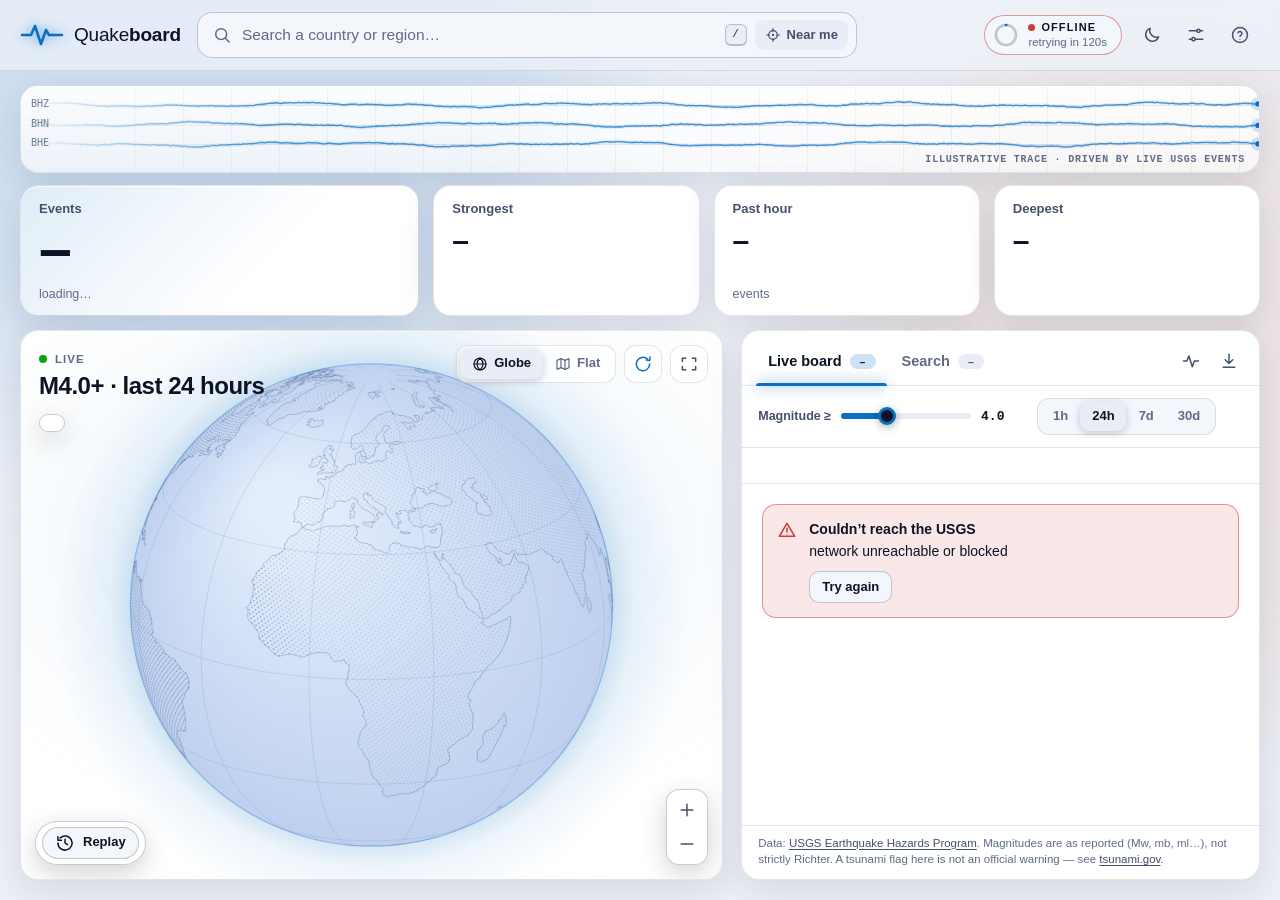
<file: web/index.html>
<!doctype html>
<html lang="en" data-theme="dark">
<head>
<meta charset="utf-8">
<meta name="viewport" content="width=device-width, initial-scale=1, viewport-fit=cover">
<title>Quakeboard — live earthquake monitor</title>
<meta name="description" content="A live, animated earthquake board. Watch events arrive from the USGS, search any country or region, follow aftershock sequences, and see whether activity is unusual.">
<meta name="theme-color" content="#060a14">
<link rel="icon" href="data:image/svg+xml,%3Csvg xmlns='http://www.w3.org/2000/svg' viewBox='0 0 32 32'%3E%3Crect width='32' height='32' rx='8' fill='%23060a14'/%3E%3Cpath d='M3 17h6l3-9 5 17 4-12 2 4h6' fill='none' stroke='%235cc8ff' stroke-width='2.6' stroke-linecap='round' stroke-linejoin='round'/%3E%3C/svg%3E">
<script>
/* Set the theme before first paint, so there is no flash of the wrong one. */
(function () {
  var root = document.documentElement, dark = true;
  try {
    var s = JSON.parse(localStorage.getItem('quakeboard.settings.v1') || '{}'), pref = s.theme || 'system';
    dark = pref === 'dark' || (pref === 'system' && !matchMedia('(prefers-color-scheme: light)').matches);
    if (s.motion) root.dataset.motion = s.motion;
  } catch (e) {}
  root.dataset.theme = dark ? 'dark' : 'light';
})();
</script>
<style>
/* Design tokens. Dark is the designed-for theme; light overrides it. The
   magnitude ramp is one orange hue, stepped in lightness (validated), and is
   always backed by marker size and a printed number - never colour alone. */
:root {
  --is-dark: 1;
  color-scheme: dark;

  --bg: #060a14;           --bg-rgb: 6 10 20;
  --surface: #0d1426;      --surface-rgb: 13 20 38;
  --surface-2: #121b33;
  --surface-3: #19243f;
  --ink: #eef2fb;          --ink-rgb: 238 242 251;
  --ink-2: #b7c2da;
  --ink-3: #8f9cba;
  --line: rgb(150 172 230 / .14);
  --line-2: rgb(150 172 230 / .26);
  --accent: #5cc8ff;       --accent-rgb: 92 200 255;
  --accent-ink: #04202f;

  /* Magnitude tiers: m0 is below M4 (de-emphasised), m1..m4 are M4, M5, M6, M7+ */
  --m0: #7f8cab;  --m0-rgb: 127 140 171;
  --m1: #c84a1c;  --m1-rgb: 200 74 28;
  --m2: #f06f26;  --m2-rgb: 240 111 38;
  --m3: #ff9d52;  --m3-rgb: 255 157 82;
  --m4: #ffcea3;  --m4-rgb: 255 206 163;

  /* Status: fixed in both themes, always shown with an icon and a label */
  --ok: #0ca30c;     --ok-rgb: 12 163 12;
  --warn: #fab219;   --warn-rgb: 250 178 25;
  --serious: #ec835a; --serious-rgb: 236 131 90;
  --bad: #d03b3b;    --bad-rgb: 208 59 59;

  /* Canvas colours (read by the map and seismograph) */
  --cv-ocean-a: #15305c;  --cv-ocean-b: #070d1d;
  --cv-land: #8ec5ff;     --cv-land-fill: #8ec5ff;
  --cv-coast: #a9d6ff;    --cv-grid: #9db8ff;
  --cv-night: #000000;

  --shadow: 0 1px 0 rgb(255 255 255 / .03) inset, 0 12px 40px rgb(0 0 0 / .4);
  --shadow-lg: 0 30px 90px rgb(0 0 0 / .6);
  --aurora-a: rgb(92 200 255 / .13);
  --aurora-b: rgb(240 111 38 / .09);

  --r: 18px;  --r-sm: 12px;
  --font: ui-sans-serif, -apple-system, BlinkMacSystemFont, "SF Pro Text", "Segoe UI", Roboto, "Helvetica Neue", sans-serif;
  --mono: ui-monospace, "SF Mono", SFMono-Regular, Menlo, Consolas, "Liberation Mono", monospace;
  --ease: cubic-bezier(.2, .8, .2, 1);
  --spring: cubic-bezier(.3, 1.3, .4, 1);
  --stage-h: clamp(520px, calc(100dvh - 350px), 820px);
}

:root[data-theme="light"] {
  --is-dark: 0;
  color-scheme: light;

  --bg: #edf0f7;           --bg-rgb: 237 240 247;
  --surface: #ffffff;      --surface-rgb: 255 255 255;
  --surface-2: #f3f6fb;
  --surface-3: #e8edf6;
  --ink: #0c1324;          --ink-rgb: 12 19 36;
  --ink-2: #44506c;
  --ink-3: #5f6b88;
  --line: rgb(12 19 36 / .11);
  --line-2: rgb(12 19 36 / .22);
  --accent: #0a6fc2;       --accent-rgb: 10 111 194;
  --accent-ink: #ffffff;

  --m0: #8b96b0;  --m0-rgb: 139 150 176;
  --m1: #ee8f45;  --m1-rgb: 238 143 69;
  --m2: #dd6420;  --m2-rgb: 221 100 32;
  --m3: #b94310;  --m3-rgb: 185 67 16;
  --m4: #7d2a0a;  --m4-rgb: 125 42 10;

  --cv-ocean-a: #e4eefc;  --cv-ocean-b: #bdcfee;
  --cv-land: #2f4f88;     --cv-land-fill: #2f4f88;
  --cv-coast: #27457a;    --cv-grid: #3a5a94;
  --cv-night: #000000;

  --shadow: 0 1px 0 rgb(255 255 255 / .8) inset, 0 10px 34px rgb(28 44 84 / .12);
  --shadow-lg: 0 30px 80px rgb(28 44 84 / .28);
  --aurora-a: rgb(10 111 194 / .13);
  --aurora-b: rgb(221 100 32 / .09);
}

*, *::before, *::after { box-sizing: border-box; }
html { -webkit-text-size-adjust: 100%; text-size-adjust: 100%; }
body {
  margin: 0; min-height: 100vh; min-height: 100dvh;
  background: var(--bg); color: var(--ink);
  font: 15px/1.45 var(--font); -webkit-font-smoothing: antialiased;
  overflow-x: hidden;
}
h1, h2, h3, p, ul, ol, dl, dd, figure { margin: 0; padding: 0; }
ul, ol { list-style: none; }
button { font: inherit; color: inherit; background: none; border: 0; padding: 0; cursor: pointer; }
input, select, textarea { font: inherit; color: inherit; }
a { color: var(--accent); text-decoration: none; }
a:hover { text-decoration: underline; }
svg { display: block; }
.ico { width: 20px; height: 20px; flex: none; fill: none; stroke: currentColor; stroke-width: 1.8; stroke-linecap: round; stroke-linejoin: round; }
.ico-fill { fill: currentColor; stroke: none; }
.sr-only { position: absolute; width: 1px; height: 1px; margin: -1px; overflow: hidden; clip: rect(0 0 0 0); white-space: nowrap; border: 0; }
[hidden] { display: none !important; }

:focus { outline: none; }
:focus-visible { outline: 2px solid var(--accent); outline-offset: 2px; border-radius: 8px; }

::selection { background: rgb(var(--accent-rgb) / .35); }
* { scrollbar-width: thin; scrollbar-color: var(--line-2) transparent; }
::-webkit-scrollbar { width: 10px; height: 10px; }
::-webkit-scrollbar-thumb { background: var(--line-2); border-radius: 10px; border: 3px solid transparent; background-clip: content-box; }

/* Ambient background: two slow-drifting colour washes, behind everything */
.bg { position: fixed; inset: 0; z-index: -1; overflow: hidden; pointer-events: none; }
.bg i { position: absolute; border-radius: 50%; filter: blur(70px); will-change: transform; }
.bg-a { width: 60vw; height: 60vw; left: -14vw; top: -26vw; background: var(--aurora-a); animation: drift-a 26s ease-in-out infinite alternate; }
.bg-b { width: 52vw; height: 52vw; right: -16vw; top: 6vh; background: var(--aurora-b); animation: drift-b 32s ease-in-out infinite alternate; }
@keyframes drift-a { to { transform: translate(9vw, 7vh) scale(1.12); } }
@keyframes drift-b { to { transform: translate(-7vw, 10vh) scale(1.08); } }

kbd, .kbd {
  display: inline-grid; place-items: center; min-width: 22px; height: 22px; padding: 0 6px;
  font: 600 11px/1 var(--mono); color: var(--ink-2);
  background: var(--surface-3); border: 1px solid var(--line-2); border-bottom-width: 2px; border-radius: 6px;
}

.card { background: var(--surface); border: 1px solid var(--line); border-radius: var(--r); box-shadow: var(--shadow); }
.overline { font-size: 11.5px; font-weight: 700; letter-spacing: .09em; text-transform: uppercase; color: var(--ink-3); }

/* Buttons */
.icon-btn {
  display: inline-grid; place-items: center; width: 40px; height: 40px; border-radius: 12px; color: var(--ink-2);
  transition: background .2s, color .2s, transform .2s var(--spring);
}
.icon-btn:hover { background: var(--surface-2); color: var(--ink); }
.icon-btn:active { transform: scale(.92); }
.icon-btn[aria-pressed="true"] { color: var(--accent); background: rgb(var(--accent-rgb) / .12); }
.btn {
  display: inline-flex; align-items: center; justify-content: center; gap: 8px; height: 38px; padding: 0 16px;
  font-weight: 650; font-size: 14px; color: var(--ink); background: var(--surface-2);
  border: 1px solid var(--line-2); border-radius: 12px;
  transition: background .2s, border-color .2s, transform .2s var(--spring), box-shadow .2s;
}
.btn:hover { background: var(--surface-3); }
.btn:active { transform: scale(.97); }
.btn-primary { color: var(--accent-ink); background: var(--accent); border-color: transparent; box-shadow: 0 6px 22px rgb(var(--accent-rgb) / .3); }
.btn-primary:hover { background: var(--accent); filter: brightness(1.08); }
.btn-sm { height: 32px; padding: 0 12px; font-size: 13px; border-radius: 10px; }
.btn[disabled] { opacity: .5; pointer-events: none; }
.chip-btn {
  display: inline-flex; align-items: center; gap: 6px; height: 30px; padding: 0 10px; border-radius: 9px;
  font-size: 13px; font-weight: 650; color: var(--ink-2); background: var(--surface-3);
  transition: background .2s, color .2s, transform .2s var(--spring);
}
.chip-btn:hover { color: var(--ink); background: rgb(var(--accent-rgb) / .16); }
.chip-btn:active { transform: scale(.95); }
.chip-btn .ico { width: 16px; height: 16px; }

/* Segmented control with a sliding thumb (JS positions --x/--w) */
.seg { position: relative; display: inline-flex; padding: 3px; background: var(--surface-2); border: 1px solid var(--line); border-radius: 12px; }
.seg button {
  position: relative; z-index: 1; padding: 5px 12px; min-width: 38px; border-radius: 9px;
  font-size: 13px; font-weight: 650; color: var(--ink-3); transition: color .2s;
}
.seg button:hover { color: var(--ink-2); }
.seg button[aria-pressed="true"], .seg button[aria-selected="true"] { color: var(--ink); }
.seg .thumb {
  position: absolute; z-index: 0; top: 3px; bottom: 3px; left: 0; width: var(--w, 0); border-radius: 9px;
  background: var(--surface-3); box-shadow: 0 1px 0 rgb(255 255 255 / .06) inset, 0 2px 8px rgb(0 0 0 / .2);
  transform: translateX(var(--x, 0)); transition: transform .4s var(--spring), width .4s var(--spring);
}
.seg-ico button { display: inline-flex; align-items: center; gap: 6px; }
.seg-ico .ico { width: 16px; height: 16px; }

/* Range slider with an accent-filled track (JS sets --pct) */
input[type="range"] {
  -webkit-appearance: none; appearance: none; width: 100%; height: 22px; background: transparent; cursor: pointer; margin: 0;
}
input[type="range"]::-webkit-slider-runnable-track {
  height: 6px; border-radius: 6px;
  background: linear-gradient(to right, var(--accent) var(--pct, 0%), var(--surface-3) var(--pct, 0%));
}
input[type="range"]::-moz-range-track { height: 6px; border-radius: 6px; background: var(--surface-3); }
input[type="range"]::-moz-range-progress { height: 6px; border-radius: 6px; background: var(--accent); }
input[type="range"]::-webkit-slider-thumb {
  -webkit-appearance: none; appearance: none; width: 18px; height: 18px; margin-top: -6px; border-radius: 50%;
  background: var(--ink); border: 3px solid var(--accent); box-shadow: 0 2px 8px rgb(0 0 0 / .35);
  transition: transform .2s var(--spring);
}
input[type="range"]::-moz-range-thumb { width: 12px; height: 12px; border-radius: 50%; background: var(--ink); border: 3px solid var(--accent); }
input[type="range"]:active::-webkit-slider-thumb { transform: scale(1.25); }

/* Switch */
.switch { position: relative; display: inline-block; width: 44px; height: 26px; flex: none; }
.switch input { position: absolute; inset: 0; width: 100%; height: 100%; opacity: 0; margin: 0; cursor: pointer; z-index: 1; }
.switch span { position: absolute; inset: 0; background: var(--surface-3); border: 1px solid var(--line-2); border-radius: 26px; transition: background .25s, border-color .25s; }
.switch span::after { content: ""; position: absolute; top: 3px; left: 3px; width: 18px; height: 18px; border-radius: 50%; background: var(--ink-2); transition: transform .35s var(--spring), background .25s; }
.switch input:checked + span { background: rgb(var(--accent-rgb) / .3); border-color: var(--accent); }
.switch input:checked + span::after { transform: translateX(18px); background: var(--accent); }
.switch input:focus-visible + span { outline: 2px solid var(--accent); outline-offset: 2px; }

.field-input {
  width: 100%; height: 38px; padding: 0 12px; background: var(--surface-2); border: 1px solid var(--line-2); border-radius: 10px; color: var(--ink);
  transition: border-color .2s, box-shadow .2s;
}
.field-input:focus { outline: none; border-color: var(--accent); box-shadow: 0 0 0 3px rgb(var(--accent-rgb) / .22); }
select.field-input { appearance: none; -webkit-appearance: none; padding-right: 30px; background-image: linear-gradient(45deg, transparent 50%, var(--ink-3) 50%), linear-gradient(135deg, var(--ink-3) 50%, transparent 50%); background-position: calc(100% - 17px) 16px, calc(100% - 12px) 16px; background-size: 5px 5px; background-repeat: no-repeat; }

/* Entrance choreography: anything with .rise fades up, staggered by --i */
.rise { opacity: 0; transform: translateY(14px); animation: rise .7s var(--ease) forwards; animation-delay: calc(var(--i, 0) * 70ms + 80ms); }
@keyframes rise { to { opacity: 1; transform: none; } }

/* Reduced motion, from the OS or from the in-app switch: no movement, no loops */
@media (prefers-reduced-motion: reduce) {
  :root:not([data-motion="full"]) *, :root:not([data-motion="full"]) *::before, :root:not([data-motion="full"]) *::after {
    animation-duration: .001ms !important; animation-iteration-count: 1 !important; animation-delay: 0s !important;
    transition-duration: .001ms !important; transition-delay: 0s !important; scroll-behavior: auto !important;
  }
}
:root[data-motion="reduced"] *, :root[data-motion="reduced"] *::before, :root[data-motion="reduced"] *::after {
  animation-duration: .001ms !important; animation-iteration-count: 1 !important; animation-delay: 0s !important;
  transition-duration: .001ms !important; transition-delay: 0s !important; scroll-behavior: auto !important;
}

.skip-link { position: fixed; left: 12px; top: -60px; z-index: 200; padding: 10px 16px; border-radius: 10px; font-weight: 700; color: var(--accent-ink); background: var(--accent); text-decoration: none !important; transition: top .2s var(--ease); }
.skip-link:focus { top: 12px; }
#kpis:focus { outline: none; }

/* Top bar: brand, search (with suggestions), live status, tools */
.topbar {
  position: sticky; top: 0; z-index: 60; display: flex; align-items: center; gap: 16px;
  padding: 12px max(20px, calc((100vw - 1560px) / 2 + 20px));
  background: rgb(var(--bg-rgb) / .74); backdrop-filter: blur(16px) saturate(1.5); -webkit-backdrop-filter: blur(16px) saturate(1.5);
  border-bottom: 1px solid var(--line);
}
.brand { display: flex; align-items: center; gap: 10px; color: var(--ink); text-decoration: none !important; flex: none; }
.brand-mark { width: 44px; height: 28px; overflow: visible; }
.bm-line { fill: none; stroke: var(--accent); stroke-width: 2.6; stroke-linecap: round; stroke-linejoin: round; stroke-dasharray: 120; stroke-dashoffset: 120; animation: draw 1.6s .2s var(--ease) forwards; filter: drop-shadow(0 0 6px rgb(var(--accent-rgb) / .7)); }
@keyframes draw { to { stroke-dashoffset: 0; } }
.brand-name { font-size: 19px; font-weight: 500; letter-spacing: -.01em; }
.brand-name b { font-weight: 800; }

.search {
  position: relative; flex: 1 1 380px; max-width: 660px; display: flex; align-items: center; gap: 8px; height: 46px;
  padding: 0 8px 0 14px; background: var(--surface-2); border: 1px solid var(--line-2); border-radius: 15px;
  transition: border-color .2s, box-shadow .25s, background .2s;
}
.search:focus-within { border-color: var(--accent); box-shadow: 0 0 0 4px rgb(var(--accent-rgb) / .2), 0 10px 40px rgb(var(--accent-rgb) / .15); background: var(--surface); }
.search > .ico { color: var(--ink-3); }
.search input { flex: 1; min-width: 0; height: 100%; background: none; border: 0; outline: none; font-size: 15.5px; color: var(--ink); }
.search input::placeholder { color: var(--ink-3); }
.search input::-webkit-search-cancel-button { display: none; }
.search.busy::after {
  content: ""; position: absolute; left: 14px; right: 14px; bottom: -1px; height: 2px; border-radius: 2px;
  background: linear-gradient(90deg, transparent, var(--accent), transparent); background-size: 50% 100%; background-repeat: no-repeat;
  animation: sweep 1.1s linear infinite;
}
@keyframes sweep { from { background-position: -60% 0; } to { background-position: 160% 0; } }

.suggest {
  position: absolute; left: 0; right: 0; top: calc(100% + 8px); z-index: 70; padding: 6px; max-height: 360px; overflow: auto;
  background: var(--surface); border: 1px solid var(--line-2); border-radius: 16px; box-shadow: var(--shadow-lg);
  transform-origin: 50% 0; animation: drop .22s var(--ease);
}
@keyframes drop { from { opacity: 0; transform: translateY(-6px) scale(.98); } }
.suggest .group { padding: 8px 10px 4px; }
.suggest li[role="option"] { display: flex; align-items: center; gap: 10px; padding: 9px 10px; border-radius: 10px; cursor: pointer; color: var(--ink); }
.suggest li[role="option"] .ico { width: 18px; height: 18px; color: var(--ink-3); }
.suggest li[aria-selected="true"], .suggest li[role="option"]:hover { background: rgb(var(--accent-rgb) / .14); }
.suggest li[aria-selected="true"] .ico { color: var(--accent); }
.suggest .s-main { flex: 1; min-width: 0; font-weight: 600; }
.suggest .s-main mark { background: none; color: var(--accent); font-weight: 800; }
.suggest .s-meta { font-size: 12.5px; color: var(--ink-3); }
.suggest .s-empty { padding: 14px 12px; color: var(--ink-3); font-size: 14px; }

.top-actions { display: flex; align-items: center; gap: 4px; margin-left: auto; flex: none; }

/* Live status pill: a ring counting down to the next refresh */
.live {
  display: inline-flex; align-items: center; gap: 9px; height: 40px; padding: 0 14px 0 8px; margin-right: 6px;
  background: var(--surface-2); border: 1px solid var(--line); border-radius: 999px; color: var(--ink);
  transition: background .2s, border-color .3s;
}
.live:hover { background: var(--surface-3); }
.live .ring { width: 26px; height: 26px; transform: rotate(-90deg); }
.live .ring circle { fill: none; stroke-width: 2.6; }
.live .ring .track { stroke: var(--line-2); }
.live .ring .prog { stroke: var(--accent); stroke-linecap: round; stroke-dasharray: 62.83; stroke-dashoffset: calc(62.83 * (1 - var(--p, 0))); transition: stroke-dashoffset .3s linear; }
.live.busy .ring { animation: spin 0.9s linear infinite; }
.live.busy .ring .prog { stroke-dashoffset: 44; }
@keyframes spin { to { transform: rotate(270deg); } }
.live .dot { position: absolute; }
.live-txt { display: flex; flex-direction: column; text-align: left; line-height: 1.1; }
.live-state { display: inline-flex; align-items: center; gap: 6px; font-size: 11px; font-weight: 800; letter-spacing: .1em; }
.live-state i { width: 7px; height: 7px; border-radius: 50%; background: var(--c, var(--ok)); box-shadow: 0 0 0 0 rgb(var(--c-rgb, var(--ok-rgb)) / .6); animation: ping 2s infinite; }
.live-meta { margin-top: 3px; font-size: 11.5px; color: var(--ink-3); font-variant-numeric: tabular-nums; white-space: nowrap; }
.live[data-state="stale"] { --c: var(--warn); --c-rgb: var(--warn-rgb); border-color: rgb(var(--warn-rgb) / .5); }
.live[data-state="offline"] { --c: var(--bad); --c-rgb: var(--bad-rgb); border-color: rgb(var(--bad-rgb) / .5); }
.live[data-state="stale"] .live-state i, .live[data-state="offline"] .live-state i { animation: none; }
@keyframes ping { 70% { box-shadow: 0 0 0 7px rgb(var(--c-rgb, var(--ok-rgb)) / 0); } 100% { box-shadow: 0 0 0 0 rgb(var(--c-rgb, var(--ok-rgb)) / 0); } }

/* Saved searches */
.saved { display: flex; align-items: center; gap: 10px; padding: 10px max(20px, calc((100vw - 1560px) / 2 + 20px)) 0; overflow-x: auto; scrollbar-width: none; }
.saved::-webkit-scrollbar { display: none; }
.saved-label { flex: none; }
.saved-chips { display: flex; gap: 8px; }
.saved-chip {
  display: inline-flex; align-items: center; height: 34px; padding: 0 4px 0 4px; flex: none; border-radius: 11px;
  background: var(--surface); border: 1px solid var(--line);
  transition: border-color .2s, background .2s, transform .3s var(--spring);
  animation: chipIn .5s var(--spring) both;
}
.saved-chip:hover { border-color: var(--accent); transform: translateY(-1px); }
.saved-chip[aria-current="true"] { border-color: var(--accent); background: rgb(var(--accent-rgb) / .12); }
.saved-chip .main { display: inline-flex; align-items: center; gap: 8px; height: 100%; padding: 0 6px 0 4px; border-radius: 8px; font-weight: 650; font-size: 13.5px; white-space: nowrap; }
.saved-chip kbd { min-width: 20px; height: 20px; padding: 0 5px; }
.saved-chip .meta { font-weight: 500; color: var(--ink-3); font-size: 12px; }
.saved-chip .x { display: inline-grid; place-items: center; width: 22px; height: 22px; border-radius: 7px; color: var(--ink-3); }
.saved-chip .x:hover { background: rgb(var(--bad-rgb) / .2); color: var(--ink); }
.saved-chip .x .ico { width: 13px; height: 13px; }
@keyframes chipIn { from { opacity: 0; transform: translateY(8px) scale(.9); } }

.wrap { width: min(1560px, 100% - 40px); margin-inline: auto; }

/* Seismograph strip */
.seismo {
  position: relative; height: 88px; margin-top: 14px; overflow: hidden; border-radius: var(--r);
  border: 1px solid var(--line); background: linear-gradient(180deg, rgb(var(--surface-rgb) / .92), rgb(var(--surface-rgb) / .62)); box-shadow: var(--shadow);
}
.seismo canvas { position: absolute; inset: 0; width: 100%; height: 100%; }
.seismo-cap { position: absolute; right: 14px; bottom: 7px; font: 600 10px var(--mono); letter-spacing: .08em; text-transform: uppercase; color: var(--ink-3); pointer-events: none; }

/* Stat tiles */
.kpis { display: grid; grid-template-columns: 1.5fr 1fr 1fr 1fr; gap: 14px; margin-top: 12px; }
.tile { position: relative; display: flex; flex-direction: column; min-height: 104px; padding: 14px 18px 12px; overflow: hidden; }
.tile-hero { background: linear-gradient(135deg, rgb(var(--accent-rgb) / .13), transparent 62%), var(--surface); }
.tile-label { font-size: 13px; font-weight: 650; color: var(--ink-2); }
.tile-value { display: flex; align-items: center; gap: 10px; margin-top: 6px; font-size: 30px; font-weight: 720; letter-spacing: -.025em; line-height: 1.05; }
.hero { margin-top: 2px; font-size: clamp(46px, 4.6vw, 64px); font-weight: 760; letter-spacing: -.04em; line-height: .95; }
.tile-sub { margin-top: auto; padding-top: 8px; max-width: calc(100% - 120px); font-size: 12.5px; color: var(--ink-3); white-space: nowrap; overflow: hidden; text-overflow: ellipsis; }
.tile:not(.tile-hero):not(.has-spark) .tile-sub { max-width: 100%; }
.tile-mark { flex: none; width: 12px; height: 12px; border-radius: 4px; background: var(--tier, var(--m1)); box-shadow: 0 0 0 2px var(--surface), 0 0 14px rgb(var(--tier-rgb, var(--m1-rgb)) / .7); }
.tile-spark { position: absolute; right: 14px; bottom: 12px; }
.spark { overflow: visible; }
.spark path { stroke-width: 2; stroke-linecap: round; stroke-linejoin: round; }
.spark-base { stroke: var(--ink-3); opacity: .75; }
.spark-cur { stroke: var(--accent); }
.spark-ring { fill: var(--surface); }
.spark-dot { fill: var(--accent); }

/* Map + list */
.layout { display: grid; grid-template-columns: minmax(0, 1.22fr) minmax(410px, .9fr); gap: 18px; margin: 14px auto 30px; }
.stage { position: relative; height: var(--stage-h); overflow: hidden; background: radial-gradient(110% 90% at 50% 38%, rgb(var(--accent-rgb) / .09), transparent 62%), var(--surface); }
.stage-canvases { position: absolute; inset: 0; touch-action: none; cursor: grab; user-select: none; -webkit-user-select: none; }
.stage-canvases:active { cursor: grabbing; }
.stage-canvases canvas { position: absolute; inset: 0; width: 100%; height: 100%; pointer-events: none; transition: opacity .8s var(--ease), transform 1s var(--ease); }
.stage[data-mode="globe"] #cv-flat { opacity: 0; transform: scale(1.05); }
.stage[data-mode="flat"] #cv-globe { opacity: 0; transform: scale(.9); }

.hud { position: absolute; z-index: 3; pointer-events: none; }
.hud > * { pointer-events: auto; }
.hud-tl { left: 18px; top: 16px; max-width: calc(100% - 300px); pointer-events: none; }
.hud-tl > * { pointer-events: none; }
.hud-tr { right: 14px; top: 14px; display: flex; gap: 8px; }
.hud-bl { left: 14px; bottom: 14px; }
.hud-br { right: 14px; bottom: 14px; }
.hud-kicker { display: inline-flex; align-items: center; gap: 8px; }
.hud-kicker i { width: 8px; height: 8px; border-radius: 50%; background: var(--ok); animation: ping 2s infinite; --c-rgb: var(--ok-rgb); }
.hud-kicker.is-search i { background: var(--accent); --c-rgb: var(--accent-rgb); }
.hud-title { margin-top: 3px; font-size: clamp(19px, 2vw, 24px); font-weight: 760; letter-spacing: -.02em; line-height: 1.15; text-wrap: balance; }
.hud-sub { margin-top: 3px; font-size: 13px; color: var(--ink-2); }
.glass { background: rgb(var(--surface-rgb) / .8); border: 1px solid var(--line-2); border-radius: 13px; box-shadow: 0 8px 26px rgb(0 0 0 / .18); }
.hud-tr .seg { background: rgb(var(--surface-rgb) / .82); }
.hud-tr .icon-btn { width: 38px; height: 38px; background: rgb(var(--surface-rgb) / .82); border: 1px solid var(--line); }

.legend { display: inline-flex; align-items: center; gap: 4px 14px; flex-wrap: wrap; margin-top: 12px; padding: 8px 12px; font-size: 12px; color: var(--ink-2); }
.legend .lg-title { font-size: 10.5px; font-weight: 800; letter-spacing: .09em; text-transform: uppercase; color: var(--ink-3); }
.legend .item { display: inline-flex; align-items: center; gap: 7px; }
.legend .dot { width: calc(var(--d) * 1px); height: calc(var(--d) * 1px); border-radius: 50%; background: var(--c); box-shadow: 0 0 0 2px var(--surface), 0 0 12px rgb(var(--c-rgb) / .6); }
.legend .n { color: var(--ink-3); font-variant-numeric: tabular-nums; font-weight: 650; }
.legend .item[data-tier="0"] { opacity: .85; }

.zoom { display: flex; flex-direction: column; padding: 3px; }
.zoom .icon-btn { width: 34px; height: 34px; border-radius: 10px; }

.replay { display: flex; align-items: center; gap: 8px; padding: 5px 6px; border-radius: 999px; }
.replay .btn { border-radius: 999px; }
.replay .rp-live { display: none; align-items: center; gap: 10px; padding-right: 8px; }
.replay.active .rp-live { display: flex; }
.replay.active #rp-start { display: none; }
.replay .scrub { width: min(32vw, 300px); }
.replay .clock { min-width: 122px; text-align: center; font: 650 12px var(--mono); color: var(--ink-2); font-variant-numeric: tabular-nums; }
.replay .clock b { color: var(--ink); }

.tip {
  position: absolute; z-index: 9; pointer-events: none; max-width: 290px; padding: 10px 12px; border-radius: 13px;
  background: var(--surface); border: 1px solid var(--line-2); box-shadow: var(--shadow-lg);
  opacity: 0; transform: translateY(5px) scale(.97); transition: opacity .15s, transform .22s var(--ease);
}
.tip.show { opacity: 1; transform: none; }
.tip-row { display: flex; align-items: center; gap: 10px; }
.tip-mag { flex: none; min-width: 42px; height: 42px; padding: 0 6px; display: grid; place-items: center; border-radius: 11px; font-weight: 800; font-size: 18px; background: rgb(var(--tier-rgb) / .16); border: 1px solid rgb(var(--tier-rgb) / .6); }
.tip-place { font-weight: 650; font-size: 13.5px; line-height: 1.25; }
.tip-meta { margin-top: 2px; font-size: 12px; color: var(--ink-3); }
.tip-line { font-size: 12.5px; color: var(--ink-2); }
.tip-line b { color: var(--ink); font-size: 14px; }

.stage-note { position: absolute; left: 50%; top: 50%; z-index: 2; transform: translate(-50%, -50%); padding: 12px 16px; border-radius: 14px; max-width: min(380px, 80%); text-align: center; color: var(--ink-2); font-size: 14px; }

/* Panel */
.panel { position: relative; display: flex; flex-direction: column; height: var(--stage-h); overflow: hidden; }
.panel-head { display: flex; align-items: flex-end; justify-content: space-between; gap: 10px; padding: 10px 12px 0 14px; border-bottom: 1px solid var(--line); }
.tabs { position: relative; display: flex; gap: 2px; }
.tab { display: inline-flex; align-items: center; gap: 8px; padding: 10px 12px 13px; font-size: 14.5px; font-weight: 700; color: var(--ink-3); transition: color .2s; }
.tab:hover { color: var(--ink-2); }
.tab[aria-selected="true"] { color: var(--ink); }
.tab .count { min-width: 26px; padding: 1px 7px; border-radius: 999px; font: 700 11.5px var(--mono); text-align: center; color: var(--ink-2); background: var(--surface-3); transition: background .3s, color .3s; }
.tab[aria-selected="true"] .count { background: rgb(var(--accent-rgb) / .2); color: var(--ink); }
.tab-ink { position: absolute; left: 0; bottom: -1px; height: 3px; width: var(--w, 0); border-radius: 3px 3px 0 0; background: var(--accent); transform: translateX(var(--x, 0)); transition: transform .5s var(--spring), width .5s var(--spring); box-shadow: 0 0 14px rgb(var(--accent-rgb) / .8); }
.panel-tools { display: flex; align-items: center; gap: 2px; padding-bottom: 6px; }
.panel-tools .icon-btn { width: 36px; height: 36px; }
.panel-body { position: relative; flex: 1; min-height: 0; }
.views { position: absolute; inset: 0; transition: transform .6s var(--ease), opacity .45s, filter .45s; }
.panel.detail-open .views { transform: translateX(-6%) scale(.985); opacity: .28; filter: blur(2px); pointer-events: none; }
.view { position: absolute; inset: 0; display: flex; flex-direction: column; min-height: 0; transition: opacity .35s var(--ease), transform .45s var(--ease); }
.view[hidden] { display: flex !important; opacity: 0; transform: translateY(8px); pointer-events: none; visibility: hidden; }
.filters { display: flex; flex-wrap: wrap; align-items: center; gap: 10px 18px; padding: 12px 16px; border-bottom: 1px solid var(--line); }
.filter { display: flex; align-items: center; gap: 10px; font-size: 12.5px; font-weight: 650; color: var(--ink-2); }
.filter .val { min-width: 38px; font: 700 13px var(--mono); color: var(--ink); }
.filter input[type="range"] { width: 130px; }
.filter-check { display: inline-flex; align-items: center; gap: 8px; cursor: pointer; }
.statusline { display: flex; align-items: center; gap: 8px; min-height: 36px; padding: 8px 16px; font-size: 12.5px; color: var(--ink-3); border-bottom: 1px solid var(--line); }
.statusline b { color: var(--ink-2); font-weight: 650; }
.statusline .grow { flex: 1; min-width: 0; overflow: hidden; text-overflow: ellipsis; white-space: nowrap; }
.statusline .chip-btn { height: 26px; }
.list { flex: 1; overflow: auto; padding: 8px; overscroll-behavior: contain; transition: opacity .3s; }
.list.loading { opacity: .5; }
.list-more { display: grid; place-items: center; padding: 14px; }
.panel-foot { padding: 9px 16px 11px; border-top: 1px solid var(--line); font-size: 11.5px; line-height: 1.45; color: var(--ink-3); }
.panel-foot a { color: var(--ink-2); text-decoration: underline; text-underline-offset: 2px; }

/* Event rows */
.t0 { --tier: var(--m0); --tier-rgb: var(--m0-rgb); }
.t1 { --tier: var(--m1); --tier-rgb: var(--m1-rgb); }
.t2 { --tier: var(--m2); --tier-rgb: var(--m2-rgb); }
.t3 { --tier: var(--m3); --tier-rgb: var(--m3-rgb); }
.t4 { --tier: var(--m4); --tier-rgb: var(--m4-rgb); }

.row {
  position: relative; display: grid; grid-template-columns: 54px minmax(0, 1fr) auto; align-items: center; gap: 13px;
  padding: 10px 12px 10px 14px; border-radius: 15px; cursor: pointer; isolation: isolate;
  content-visibility: auto; contain-intrinsic-size: auto 72px;
  transition: background .2s, box-shadow .25s, transform .35s var(--spring);
}
.row:hover { background: var(--surface-2); }
.row:active { transform: scale(.992); }
.row[aria-selected="true"] { background: rgb(var(--accent-rgb) / .11); box-shadow: inset 0 0 0 1.5px rgb(var(--accent-rgb) / .65); }
.row.cursor:not([aria-selected="true"]) { box-shadow: inset 0 0 0 1.5px var(--line-2); }
.row .bar { position: absolute; left: 0; top: 13px; bottom: 13px; width: 3px; border-radius: 0 3px 3px 0; background: var(--tier); box-shadow: 0 0 10px rgb(var(--tier-rgb) / .8); }
.row.enter { animation: rowIn .7s var(--ease) both; animation-delay: calc(min(var(--i, 0), 14) * 32ms); }
@keyframes rowIn { from { opacity: 0; transform: translateX(-18px) scale(.97); } }
.row.fresh::after {
  content: ""; position: absolute; inset: 0; z-index: -1; border-radius: inherit; pointer-events: none;
  background: linear-gradient(100deg, rgb(var(--tier-rgb) / .34), rgb(var(--tier-rgb) / .08) 55%, transparent); animation: flash 3.4s var(--ease) forwards;
}
@keyframes flash { 0% { opacity: 0; transform: translateX(-30%); } 12% { opacity: 1; transform: none; } 100% { opacity: 0; } }
.row.leaving { animation: rowOut .35s ease-in forwards; }
@keyframes rowOut { to { opacity: 0; transform: translateX(24px) scale(.96); } }

.mag {
  position: relative; display: grid; place-items: center; width: 54px; height: 54px; border-radius: 16px;
  background: rgb(var(--tier-rgb) / .14); border: 1px solid rgb(var(--tier-rgb) / .58);
}
.mag b { margin-top: -4px; font-size: 22px; font-weight: 800; letter-spacing: -.03em; line-height: 1; }
.mag small { position: absolute; bottom: 5px; font: 650 8.5px/1 var(--mono); letter-spacing: .04em; text-transform: uppercase; color: var(--ink-3); }
.row.t3 .mag, .row.t4 .mag { animation: glow 2.8s ease-in-out infinite; }
@keyframes glow { 50% { box-shadow: 0 0 22px rgb(var(--tier-rgb) / .55); } }

.place { font-size: 15px; font-weight: 650; line-height: 1.25; letter-spacing: -.005em; overflow: hidden; text-overflow: ellipsis; white-space: nowrap; }
.sub { display: flex; flex-wrap: wrap; align-items: center; gap: 2px 0; margin-top: 3px; font-size: 12.5px; color: var(--ink-3); }
.sub > span { white-space: nowrap; }
.sub > span + span::before { content: "\00b7"; margin: 0 8px; }
.sub .age { font-weight: 650; color: var(--ink-2); font-variant-numeric: tabular-nums; }
.sub .num { font-variant-numeric: tabular-nums; }
.side { display: flex; flex-direction: column; align-items: flex-end; gap: 6px; max-width: 168px; }
.chips { display: flex; flex-wrap: wrap; justify-content: flex-end; gap: 5px; }
.chip {
  display: inline-flex; align-items: center; gap: 5px; height: 22px; padding: 0 8px; border-radius: 999px;
  font-size: 11.5px; font-weight: 700; color: var(--ink-2); background: var(--surface-3); border: 1px solid var(--line);
}
.chip .ico { width: 13px; height: 13px; stroke-width: 2.2; }
.chip[data-c] { --c: var(--ink-3); --c-rgb: var(--ink-rgb); background: rgb(var(--c-rgb) / .14); border-color: rgb(var(--c-rgb) / .5); color: var(--ink); }
.chip[data-c] .ico { color: var(--c); }
.chip[data-c="ok"] { --c: var(--ok); --c-rgb: var(--ok-rgb); }
.chip[data-c="warn"] { --c: var(--warn); --c-rgb: var(--warn-rgb); }
.chip[data-c="serious"] { --c: var(--serious); --c-rgb: var(--serious-rgb); }
.chip[data-c="bad"] { --c: var(--bad); --c-rgb: var(--bad-rgb); }
.chip-new { color: var(--accent-ink); background: var(--accent); border-color: transparent; letter-spacing: .06em; animation: newPop .6s var(--spring); }
@keyframes newPop { from { transform: scale(.4); opacity: 0; } }
.dist { font-size: 12px; color: var(--ink-3); font-variant-numeric: tabular-nums; }

/* loading + empty */
.sk { display: block; border-radius: 8px; background: linear-gradient(100deg, var(--surface-2) 30%, var(--surface-3) 50%, var(--surface-2) 70%); background-size: 220% 100%; animation: shimmer 1.5s linear infinite; }
@keyframes shimmer { from { background-position: 120% 0; } to { background-position: -120% 0; } }
.row.skel { cursor: default; pointer-events: none; }
.row.skel .mag { border-color: transparent; background: none; }
.empty { display: grid; justify-items: center; gap: 10px; padding: 34px 26px 26px; text-align: center; color: var(--ink-2); }
.empty h3 { font-size: 18px; font-weight: 750; color: var(--ink); letter-spacing: -.01em; }
.empty p { max-width: 340px; font-size: 14px; }
.empty-art { position: relative; width: 92px; height: 92px; margin-bottom: 4px; }
.empty-art i { position: absolute; inset: 0; border: 2px solid var(--accent); border-radius: 50%; opacity: 0; animation: emptyPing 3.2s var(--ease) infinite; }
.empty-art i:nth-child(2) { animation-delay: 1.05s; }
.empty-art i:nth-child(3) { animation-delay: 2.1s; }
.empty-art::after { content: ""; position: absolute; left: 50%; top: 50%; width: 12px; height: 12px; margin: -6px; border-radius: 50%; background: var(--accent); box-shadow: 0 0 20px var(--accent); }
@keyframes emptyPing { 0% { transform: scale(.15); opacity: .9; } 100% { transform: scale(1); opacity: 0; } }
.suggs { display: flex; flex-wrap: wrap; justify-content: center; gap: 8px; margin-top: 8px; max-width: 420px; }
.sugg { height: 32px; padding: 0 13px; border-radius: 10px; font-size: 13.5px; font-weight: 650; background: var(--surface-2); border: 1px solid var(--line-2); color: var(--ink); transition: transform .3s var(--spring), border-color .2s, background .2s; }
.sugg:hover { border-color: var(--accent); background: rgb(var(--accent-rgb) / .12); transform: translateY(-2px); }
.err { display: flex; gap: 12px; margin: 12px; padding: 14px; border-radius: 14px; background: rgb(var(--bad-rgb) / .12); border: 1px solid rgb(var(--bad-rgb) / .5); font-size: 14px; }
.err .ico { color: var(--bad); margin-top: 1px; }
.err b { display: block; margin-bottom: 2px; }
.err .btn { margin-top: 10px; }

/* Event detail, sliding over the list */
.detail {
  position: absolute; inset: 0; z-index: 6; display: flex; flex-direction: column; background: var(--surface);
  transform: translateX(104%); visibility: hidden; transition: transform .6s var(--ease), visibility 0s .6s; box-shadow: -24px 0 60px rgb(0 0 0 / .3);
}
.detail.open { transform: none; visibility: visible; transition: transform .6s var(--ease), visibility 0s; }
.detail-head { display: flex; align-items: center; gap: 6px; padding: 10px 12px; border-bottom: 1px solid var(--line); }
.detail-head .grow { flex: 1; }
.detail-scroll { flex: 1; overflow: auto; padding: 20px 20px 26px; }
.d-hero { display: flex; align-items: center; gap: 18px; }
.d-mag { position: relative; flex: none; width: 104px; height: 104px; }
.d-mag svg { position: absolute; inset: 0; width: 100%; height: 100%; transform: rotate(-90deg); }
.d-mag circle { fill: none; stroke-width: 7; }
.d-mag .track { stroke: rgb(var(--tier-rgb) / .2); }
.d-mag .fill { stroke: var(--tier); stroke-linecap: round; filter: drop-shadow(0 0 7px rgb(var(--tier-rgb) / .7)); transition: stroke-dashoffset 1.3s var(--ease) .15s; }
.d-mag b { position: absolute; inset: 0; display: grid; place-items: center; font-size: 36px; font-weight: 800; letter-spacing: -.04em; }
.d-mag small { position: absolute; left: 0; right: 0; bottom: 22px; text-align: center; font: 650 9.5px var(--mono); letter-spacing: .05em; text-transform: uppercase; color: var(--ink-3); }
.d-title { font-size: 21px; font-weight: 760; line-height: 1.2; letter-spacing: -.015em; text-wrap: balance; }
.d-sub { margin-top: 5px; font-size: 13.5px; color: var(--ink-2); }
.d-chips { display: flex; flex-wrap: wrap; gap: 6px; margin-top: 16px; }
.d-chips .chip { height: 26px; font-size: 12.5px; }
.facts { display: grid; grid-template-columns: repeat(2, minmax(0, 1fr)); gap: 1px; margin-top: 18px; overflow: hidden; background: var(--line); border: 1px solid var(--line); border-radius: 15px; }
.fact { padding: 11px 14px; background: var(--surface); }
.fact.wide { grid-column: 1 / -1; }
.fact dt { font-size: 11.5px; font-weight: 650; color: var(--ink-3); }
.fact dd { margin-top: 2px; font-size: 14.5px; font-weight: 650; overflow-wrap: anywhere; font-variant-numeric: tabular-nums; }
.fact dd .sub-note { font-weight: 500; color: var(--ink-3); }
.compass { display: inline-block; width: 15px; height: 15px; margin-right: 6px; vertical-align: -2px; transform: rotate(var(--deg, 0deg)); transition: transform 1.1s var(--spring); }
.d-actions { display: flex; flex-wrap: wrap; gap: 8px; margin-top: 16px; }

.seq { margin-top: 24px; padding-top: 20px; border-top: 1px solid var(--line); }
.seq-head { display: flex; align-items: center; justify-content: space-between; gap: 10px; }
.seq-head h3 { font-size: 17px; font-weight: 750; letter-spacing: -.01em; }
.seq-lead { margin: 8px 0 14px; color: var(--ink-2); font-size: 13.5px; }
.kv { display: grid; grid-template-columns: repeat(3, minmax(0, 1fr)); gap: 10px; margin: 14px 0; }
.kv > div { padding: 11px 12px; border-radius: 13px; background: var(--surface-2); border: 1px solid var(--line); }
.kv dt { font-size: 11.5px; font-weight: 650; color: var(--ink-3); }
.kv dd { margin-top: 2px; font-size: 22px; font-weight: 740; letter-spacing: -.02em; }
.kv dd small { font-size: 12px; font-weight: 600; color: var(--ink-3); letter-spacing: 0; }
.callout { display: flex; gap: 12px; padding: 13px 14px; border-radius: 14px; font-size: 14px; background: rgb(var(--accent-rgb) / .1); border: 1px solid rgb(var(--accent-rgb) / .38); }
.callout .ico { color: var(--accent); margin-top: 1px; }
.chartbox { margin-top: 14px; padding: 12px 12px 10px; border-radius: 15px; background: var(--surface-2); border: 1px solid var(--line); transition: opacity .3s; }
.chartbox.loading { opacity: .5; }
.chart-head { display: flex; align-items: center; justify-content: space-between; gap: 10px; margin-bottom: 4px; }
.chart-head h4 { font-size: 13.5px; font-weight: 700; }
.chart-head small { display: block; font-size: 12px; font-weight: 500; color: var(--ink-3); }
.chartbox canvas { display: block; width: 100%; height: 200px; touch-action: pan-y; }
.chart-note { margin-top: 6px; font-size: 12px; color: var(--ink-3); }

.dbars { display: flex; align-items: stretch; gap: 3px; height: 132px; padding-top: 20px; }
.dcol { flex: 1 1 0; max-width: 24px; min-width: 9px; display: grid; grid-template-rows: 1fr auto; gap: 6px; }
.dtrack { position: relative; display: flex; align-items: flex-end; }
.dbar { position: relative; width: 100%; height: 0; min-height: 0; border-radius: 4px 4px 0 0; background: var(--accent); transition: height .9s var(--ease), filter .2s; }
.dbar:hover, .dbar:focus-visible { filter: brightness(1.3); }
.dbar:focus-visible { outline-offset: 3px; }
.dval { position: absolute; left: 50%; bottom: calc(100% + 4px); transform: translateX(-50%); font: 700 11px var(--mono); color: var(--ink); pointer-events: none; }
.dlab { text-align: center; font: 500 10px var(--mono); color: var(--ink-3); }

.brows { display: grid; gap: 10px; }
.brow { display: grid; grid-template-columns: 92px minmax(0, 1fr) 54px; align-items: center; gap: 10px; font-size: 13px; }
.blabel { display: inline-flex; align-items: center; gap: 7px; color: var(--ink-2); font-weight: 600; white-space: nowrap; }
.bmark { width: 10px; height: 10px; border-radius: 3px; flex: none; }
.btrack { height: 14px; border-radius: 0 7px 7px 0; background: rgb(var(--ink-rgb) / .07); overflow: hidden; }
.bfill { display: block; height: 100%; width: 0; border-radius: 0 4px 4px 0; background: var(--c, var(--accent)); transition: width 1.1s var(--ease); }
.bval { font-weight: 750; text-align: right; font-variant-numeric: tabular-nums; }

.dt { width: 100%; border-collapse: collapse; font-size: 12.5px; font-variant-numeric: tabular-nums; }
.dt th, .dt td { padding: 6px 8px; text-align: left; border-bottom: 1px solid var(--line); white-space: nowrap; }
.dt th { position: sticky; top: 0; background: var(--surface-2); color: var(--ink-3); font-weight: 650; }
.dt .num { text-align: right; }
.dt td:nth-child(3) { white-space: normal; min-width: 130px; }
.table-wrap { max-height: 230px; overflow: auto; border-radius: 10px; }

.mini { display: grid; gap: 2px; margin-top: 10px; }
.mini-row { display: grid; grid-template-columns: 40px minmax(0, 1fr) auto; gap: 10px; align-items: center; padding: 7px 8px; border-radius: 10px; font-size: 13px; cursor: pointer; }
.mini-row:hover { background: var(--surface-3); }
.mini-row b { display: grid; place-items: center; height: 26px; border-radius: 8px; font-size: 13px; background: rgb(var(--tier-rgb) / .16); border: 1px solid rgb(var(--tier-rgb) / .55); }
.mini-row span { overflow: hidden; text-overflow: ellipsis; white-space: nowrap; }
.mini-row em { font-style: normal; color: var(--ink-3); font-size: 12px; }

/* Dialogs */
dialog.modal {
  padding: 0; border: 1px solid var(--line-2); border-radius: 24px; background: var(--surface); color: var(--ink);
  width: min(700px, calc(100vw - 28px)); max-height: min(88vh, 800px); max-height: min(88dvh, 800px); box-shadow: var(--shadow-lg); overflow: hidden;
}
dialog.modal[open] { display: flex; flex-direction: column; animation: pop .5s var(--spring); }
dialog.modal.closing { animation: popOut .24s ease-in forwards; }
dialog.modal::backdrop { background: rgb(2 5 12 / .62); backdrop-filter: blur(8px); -webkit-backdrop-filter: blur(8px); animation: fadeIn .3s; }
dialog.modal.closing::backdrop { animation: fadeOut .24s forwards; }
@keyframes pop { from { opacity: 0; transform: translateY(24px) scale(.94); } }
@keyframes popOut { to { opacity: 0; transform: translateY(14px) scale(.97); } }
@keyframes fadeIn { from { opacity: 0; } }
@keyframes fadeOut { to { opacity: 0; } }
.modal-head { display: flex; align-items: flex-start; justify-content: space-between; gap: 12px; padding: 20px 22px 8px; }
.modal-title { font-size: 21px; font-weight: 780; letter-spacing: -.02em; }
.modal-sub { margin-top: 3px; font-size: 13.5px; color: var(--ink-3); }
.modal-body { padding: 6px 22px 22px; overflow: auto; }

.set-group { padding: 16px 0 8px; border-top: 1px solid var(--line); }
.set-group:first-child { border-top: 0; }
.set-group h3 { margin-bottom: 6px; }
.set-row { display: flex; align-items: center; justify-content: space-between; gap: 18px; padding: 9px 0; }
.set-row .lbl { font-weight: 650; }
.set-row .desc { margin-top: 1px; font-size: 12.5px; color: var(--ink-3); font-weight: 500; }
.set-row .ctl { display: flex; align-items: center; gap: 10px; flex: none; }
.set-row .ctl input[type="range"] { width: 150px; }
.set-row .ctl .val { min-width: 44px; text-align: right; font: 700 13px var(--mono); }
.set-grid { display: grid; grid-template-columns: 1fr 1fr; gap: 10px; padding: 6px 0; }
.set-grid label { display: grid; gap: 4px; font-size: 12px; font-weight: 650; color: var(--ink-3); }
.set-grid .wide { grid-column: 1 / -1; }
.set-actions { display: flex; flex-wrap: wrap; gap: 8px; margin-top: 8px; }
.note { font-size: 12.5px; color: var(--ink-3); }

.keys { display: grid; grid-template-columns: 1fr 1fr; gap: 6px 26px; }
.key-row { display: flex; align-items: center; justify-content: space-between; gap: 12px; padding: 7px 0; border-bottom: 1px solid var(--line); font-size: 14px; }
.key-row span:last-child { display: inline-flex; gap: 4px; }

/* Context ("is this unusual?") */
.ctx-hero { display: flex; align-items: baseline; gap: 14px; margin: 6px 0 4px; }
.ctx-hero .hero { margin: 0; }
.ctx-hero .unit { font-size: 15px; font-weight: 650; color: var(--ink-2); max-width: 260px; }
.ctx-sec { margin-top: 20px; }
.ctx-sec h3 { margin-bottom: 10px; }
.ctx-legend { display: flex; gap: 16px; margin-top: 8px; font-size: 12.5px; color: var(--ink-2); }
.ctx-legend span { display: inline-flex; align-items: center; gap: 7px; }
.ctx-legend i { width: 18px; height: 3px; border-radius: 2px; }

/* Toasts */
.toasts { position: fixed; right: 18px; bottom: 18px; z-index: 120; display: flex; flex-direction: column-reverse; gap: 10px; width: min(380px, calc(100vw - 36px)); pointer-events: none; }
.toast {
  position: relative; display: grid; grid-template-columns: 46px minmax(0, 1fr) auto; align-items: center; gap: 12px; padding: 12px 12px 14px 12px; overflow: hidden;
  background: var(--surface); border: 1px solid var(--line-2); border-radius: 16px; box-shadow: var(--shadow-lg); cursor: pointer; pointer-events: auto;
  animation: toastIn .6s var(--spring) both;
}
.toast.out { animation: toastOut .35s ease-in forwards; }
@keyframes toastIn { from { opacity: 0; transform: translateX(60px) scale(.92); } }
@keyframes toastOut { to { opacity: 0; transform: translateX(60px) scale(.94); } }
.toast .tmag { display: grid; place-items: center; width: 46px; height: 46px; border-radius: 13px; font-size: 19px; font-weight: 800; background: rgb(var(--tier-rgb, var(--accent-rgb)) / .16); border: 1px solid rgb(var(--tier-rgb, var(--accent-rgb)) / .6); }
.toast .tmag .ico { width: 22px; height: 22px; color: var(--accent); }
.toast .tt { font-size: 13.5px; font-weight: 700; line-height: 1.25; }
.toast .tb { margin-top: 2px; font-size: 12.5px; color: var(--ink-3); }
.toast .tx { align-self: start; width: 26px; height: 26px; border-radius: 8px; color: var(--ink-3); display: grid; place-items: center; }
.toast .tx:hover { background: var(--surface-3); color: var(--ink); }
.toast .tx .ico { width: 14px; height: 14px; }
.toast::after { content: ""; position: absolute; left: 0; bottom: 0; height: 3px; width: 100%; background: var(--tier, var(--accent)); transform-origin: left; animation: shrink var(--life, 7s) linear forwards; }
@keyframes shrink { to { transform: scaleX(0); } }

.chart-tip { position: fixed; z-index: 130; pointer-events: none; padding: 8px 11px; border-radius: 11px; font-size: 12.5px; background: var(--surface); border: 1px solid var(--line-2); box-shadow: var(--shadow-lg); opacity: 0; transform: translate(-50%, calc(-100% - 10px)) scale(.96); transition: opacity .12s, transform .18s var(--ease); max-width: 280px; }
.chart-tip.show { opacity: 1; transform: translate(-50%, calc(-100% - 10px)); }
.chart-tip b { font-size: 14px; }
.chart-tip .line { color: var(--ink-2); }

.popover { position: absolute; z-index: 75; width: min(340px, calc(100vw - 28px)); padding: 16px; background: var(--surface); border: 1px solid var(--line-2); border-radius: 18px; box-shadow: var(--shadow-lg); animation: drop .3s var(--ease); }
.popover h3 { font-size: 15px; font-weight: 750; margin-bottom: 4px; }
.popover .set-grid { margin-top: 10px; }
.popover .set-actions { justify-content: flex-end; }

@media (max-width: 1240px) {
  .kpis { grid-template-columns: 1.3fr 1fr 1fr 1fr; }
  .tile-spark { right: 10px; }
  .layout { grid-template-columns: minmax(0, 1fr) minmax(380px, .95fr); }
}

/* One column: the map on top, the list below, the detail as a sheet */
@media (max-width: 1040px) {
  :root { --stage-h: clamp(360px, 74vw, 560px); }
  .layout { grid-template-columns: 1fr; }
  .panel { height: auto; min-height: 560px; overflow: visible; }
  .panel-body { position: static; }
  .views { position: static; }
  .view { position: static; }
  .view[hidden] { display: none !important; }
  .list { overflow: visible; }
  .detail { position: fixed; z-index: 90; inset: auto 0 0 0; top: 6vh; border-radius: 24px 24px 0 0; transform: translateY(104%); box-shadow: 0 -20px 80px rgb(0 0 0 / .55); }
  .detail.open { transform: none; }
  .panel.detail-open .views { transform: none; opacity: 1; filter: none; pointer-events: auto; }
  .detail-scroll { padding-bottom: calc(26px + env(safe-area-inset-bottom)); }
  .hud-tl { max-width: calc(100% - 220px); }
}

@media (max-width: 760px) {
  .topbar { flex-wrap: wrap; gap: 10px; padding: 10px 14px; }
  .brand-name { display: none; }
  .search { order: 3; flex: 1 1 100%; max-width: none; height: 44px; }
  .search .chip-btn span, .search .kbd { display: none; }
  .top-actions { margin-left: auto; }
  .live { padding-right: 10px; }
  .live-meta { display: none; }
  .saved { padding: 10px 14px 0; }
  .wrap { width: calc(100% - 28px); }
  .kpis { grid-template-columns: 1fr 1fr; gap: 10px; }
  .tile-hero, .kpis .tile:last-child { grid-column: 1 / -1; }
  .tile { min-height: 104px; padding: 14px; }
  .tile-value { font-size: 27px; }
  .tile-sub { max-width: 100%; }
  .tile-spark { display: none; }
  .tile-hero .tile-spark { display: block; }
  .seismo { height: 84px; }
  .hud-tl { max-width: calc(100% - 28px); right: 14px; }
  .hud-tr { top: auto; bottom: 62px; right: 10px; flex-direction: column; align-items: flex-end; }
  .hud-tr .seg button span { display: none; }
  .hud-bl { bottom: 10px; left: 10px; }
  .legend { margin-top: 8px; padding: 6px 9px; gap: 2px 10px; font-size: 11px; }
  .legend .lg-title { display: none; }
  .hud-br { display: none; }
  .replay .scrub { width: 40vw; } .replay .clock { min-width: 96px; }
  .row { grid-template-columns: 48px minmax(0, 1fr); gap: 11px; padding: 10px; }
  .mag { width: 48px; height: 48px; border-radius: 14px; }
  .mag b { font-size: 20px; }
  .side { grid-column: 2; flex-direction: row; align-items: center; max-width: none; justify-content: flex-start; margin-top: -2px; }
  .chips { justify-content: flex-start; }
  .filters { gap: 10px 14px; }
  .filter input[type="range"] { width: 110px; }
  .kv { grid-template-columns: 1fr 1fr; }
  .keys { grid-template-columns: 1fr; }
  .toasts { right: 10px; bottom: 10px; }
  .set-row { flex-wrap: wrap; }
  .d-hero { gap: 14px; }
  .d-mag { width: 88px; height: 88px; }
  .d-mag b { font-size: 31px; }
  .brow { grid-template-columns: 78px minmax(0, 1fr) 46px; }
}

@media (max-width: 420px) {
  .panel-tools .icon-btn { width: 32px; }
  .tab { padding-inline: 8px; font-size: 14px; }
}

</style>
</head>
<body>

<svg width="0" height="0" style="position:absolute" aria-hidden="true" focusable="false">
<defs>
<symbol id="i-search" viewBox="0 0 24 24"><circle cx="11" cy="11" r="6.5"/><path d="m16 16 4.5 4.5"/></symbol>
<symbol id="i-locate" viewBox="0 0 24 24"><circle cx="12" cy="12" r="6.5"/><path d="M12 2.5v4M12 17.5v4M2.5 12h4M17.5 12h4"/><circle cx="12" cy="12" r="1.7" fill="currentColor" stroke="none"/></symbol>
<symbol id="i-sun" viewBox="0 0 24 24"><circle cx="12" cy="12" r="4"/><path d="M12 2.5v2.2M12 19.3v2.2M2.5 12h2.2M19.3 12h2.2M5.3 5.3l1.6 1.6M17.1 17.1l1.6 1.6M18.7 5.3l-1.6 1.6M6.9 17.1l-1.6 1.6"/></symbol>
<symbol id="i-moon" viewBox="0 0 24 24"><path d="M20 14.2A8 8 0 0 1 9.8 4a8 8 0 1 0 10.2 10.2z"/></symbol>
<symbol id="i-sliders" viewBox="0 0 24 24"><path d="M4 7h9M17 7h3M4 17h3M11 17h9"/><circle cx="15" cy="7" r="2"/><circle cx="9" cy="17" r="2"/></symbol>
<symbol id="i-help" viewBox="0 0 24 24"><circle cx="12" cy="12" r="9"/><path d="M9.6 9.3a2.5 2.5 0 0 1 4.8.9c0 1.7-2.4 2-2.4 3.5"/><circle cx="12" cy="17.2" r=".7" fill="currentColor" stroke="none"/></symbol>
<symbol id="i-globe" viewBox="0 0 24 24"><circle cx="12" cy="12" r="9"/><path d="M3 12h18M12 3c3 2.8 4.5 5.8 4.5 9s-1.5 6.2-4.5 9c-3-2.8-4.5-5.8-4.5-9S9 5.8 12 3z"/></symbol>
<symbol id="i-map" viewBox="0 0 24 24"><path d="m3 6.5 6-2.5 6 2.5 6-2.5v13.5l-6 2.5-6-2.5-6 2.5z"/><path d="M9 4v13.5M15 6.5V20"/></symbol>
<symbol id="i-play" viewBox="0 0 24 24"><path d="M7 4.9v14.2a.6.6 0 0 0 .9.5l11.4-7.1a.6.6 0 0 0 0-1L7.9 4.4a.6.6 0 0 0-.9.5z" fill="currentColor" stroke="none"/></symbol>
<symbol id="i-pause" viewBox="0 0 24 24"><rect x="6.5" y="5" width="4" height="14" rx="1.2" fill="currentColor" stroke="none"/><rect x="13.5" y="5" width="4" height="14" rx="1.2" fill="currentColor" stroke="none"/></symbol>
<symbol id="i-download" viewBox="0 0 24 24"><path d="M12 4v11M7.5 10.5 12 15l4.5-4.5M5 19.5h14"/></symbol>
<symbol id="i-external" viewBox="0 0 24 24"><path d="M14 4.5h5.5V10M19.5 4.5 11 13M17 14v4.5a1.5 1.5 0 0 1-1.5 1.5h-9A1.5 1.5 0 0 1 5 18.5v-9A1.5 1.5 0 0 1 6.5 8H11"/></symbol>
<symbol id="i-close" viewBox="0 0 24 24"><path d="m6 6 12 12M18 6 6 18"/></symbol>
<symbol id="i-star" viewBox="0 0 24 24"><path d="m12 3.6 2.6 5.4 5.9.8-4.3 4.1 1 5.9L12 17l-5.2 2.8 1-5.9-4.3-4.1 5.9-.8z"/></symbol>
<symbol id="i-star-fill" viewBox="0 0 24 24"><path d="m12 3.6 2.6 5.4 5.9.8-4.3 4.1 1 5.9L12 17l-5.2 2.8 1-5.9-4.3-4.1 5.9-.8z" fill="currentColor"/></symbol>
<symbol id="i-bell" viewBox="0 0 24 24"><path d="M6 16.5V11a6 6 0 0 1 12 0v5.5l1.5 2h-15zM10 20.5a2.2 2.2 0 0 0 4 0"/></symbol>
<symbol id="i-back" viewBox="0 0 24 24"><path d="M14.5 5.5 8 12l6.5 6.5"/></symbol>
<symbol id="i-plus" viewBox="0 0 24 24"><path d="M12 5v14M5 12h14"/></symbol>
<symbol id="i-minus" viewBox="0 0 24 24"><path d="M5 12h14"/></symbol>
<symbol id="i-refresh" viewBox="0 0 24 24"><path d="M19.5 12a7.5 7.5 0 1 1-2.2-5.3M19.5 4.5v4.2h-4.2"/></symbol>
<symbol id="i-copy" viewBox="0 0 24 24"><rect x="8.5" y="8.5" width="11" height="11" rx="2"/><path d="M15.5 8.5V6.5a2 2 0 0 0-2-2h-7a2 2 0 0 0-2 2v7a2 2 0 0 0 2 2h2"/></symbol>
<symbol id="i-alert" viewBox="0 0 24 24"><path d="M12 4 2.8 19.5h18.4z"/><path d="M12 10v4.5"/><circle cx="12" cy="17" r=".7" fill="currentColor" stroke="none"/></symbol>
<symbol id="i-info" viewBox="0 0 24 24"><circle cx="12" cy="12" r="9"/><path d="M12 11v5.5"/><circle cx="12" cy="7.8" r=".7" fill="currentColor" stroke="none"/></symbol>
<symbol id="i-activity" viewBox="0 0 24 24"><path d="M3 12h4l2.5-6 4 13 2.5-7H21"/></symbol>
<symbol id="i-users" viewBox="0 0 24 24"><circle cx="9" cy="8.5" r="3.2"/><path d="M3 19c0-3.2 2.7-5.3 6-5.3s6 2.1 6 5.3M16 5.8a3.2 3.2 0 0 1 0 5.4M18 14.2c2 .6 3.3 2.2 3.3 4.8"/></symbol>
<symbol id="i-shield" viewBox="0 0 24 24"><path d="M12 3 4.5 6v5.5c0 4.6 3.1 8 7.5 9.5 4.4-1.5 7.5-4.9 7.5-9.5V6z"/></symbol>
<symbol id="i-check" viewBox="0 0 24 24"><path d="m5 12.5 4.5 4.5L19 7.5"/></symbol>
<symbol id="i-spin" viewBox="0 0 24 24"><path d="M20 12a8 8 0 1 1-2.6-5.9"/><path d="m20.5 3.5-.4 4.2-4.2-.6"/></symbol>
<symbol id="i-trash" viewBox="0 0 24 24"><path d="M4.5 7h15M9.5 7V4.8h5V7M6.5 7l.8 12.2h9.4L17.5 7"/></symbol>
<symbol id="i-offline" viewBox="0 0 24 24"><path d="M3 3l18 18M8.5 16.5a5 5 0 0 1 7 0M5.3 12.6a9.5 9.5 0 0 1 3.4-2.2M18.7 12.6a9.4 9.4 0 0 0-5.1-2.5"/><circle cx="12" cy="19.6" r=".7" fill="currentColor" stroke="none"/></symbol>
<symbol id="i-pin" viewBox="0 0 24 24"><path d="M12 21s6.5-5.6 6.5-11a6.5 6.5 0 0 0-13 0c0 5.4 6.5 11 6.5 11z"/><circle cx="12" cy="10" r="2.4"/></symbol>
<symbol id="i-table" viewBox="0 0 24 24"><rect x="3.5" y="5" width="17" height="14" rx="2"/><path d="M3.5 10h17M9.5 5v14"/></symbol>
<symbol id="i-volume" viewBox="0 0 24 24"><path d="M4.5 9.5v5h3.5l4.5 3.8V5.7L8 9.5z"/><path d="M16 9a4 4 0 0 1 0 6M18.5 6.5a7.5 7.5 0 0 1 0 11"/></symbol>
<symbol id="i-fit" viewBox="0 0 24 24"><path d="M4 9V5h4M20 9V5h-4M4 15v4h4M20 15v4h-4"/></symbol>
<symbol id="i-arrow" viewBox="0 0 24 24"><path d="M12 3.5 6.5 19.5 12 16l5.5 3.5z" fill="currentColor" stroke="none"/></symbol>
<symbol id="i-history" viewBox="0 0 24 24"><path d="M3.5 12a8.5 8.5 0 1 0 2.6-6.1M3.5 4.5v4.2h4.2M12 7.5V12l3 2"/></symbol>
<symbol id="i-sort" viewBox="0 0 24 24"><path d="M8 5v14M4.5 15.5 8 19l3.5-3.5M16 19V5M12.5 8.5 16 5l3.5 3.5"/></symbol>
</defs>
</svg>

<div class="bg" aria-hidden="true"><i class="bg-a"></i><i class="bg-b"></i></div>

<a class="skip-link" href="#kpis">Skip to the data</a>

<header class="topbar" id="topbar">
  <h1 class="sr-only">Quakeboard, a live earthquake monitor</h1>
  <a class="brand" href="#" id="brand" aria-label="Quakeboard — home">
    <svg class="brand-mark" viewBox="0 0 44 28" aria-hidden="true"><path class="bm-line" d="M2 14h9l4-9 6 18 5-14 3 5h13"/></svg>
    <span class="brand-name">Quake<b>board</b></span>
  </a>

  <form class="search" id="search" role="search" autocomplete="off" novalidate>
    <svg class="ico" aria-hidden="true"><use href="#i-search"/></svg>
    <input id="q" name="q" type="text" inputmode="search" enterkeyhint="search" placeholder="Search a country or region…"
           aria-label="Search a country or region" role="combobox" aria-expanded="false" aria-controls="suggest" aria-autocomplete="list"
           spellcheck="false" autocapitalize="off" autocorrect="off">
    <kbd class="kbd" aria-hidden="true">/</kbd>
    <button type="button" class="chip-btn" id="btn-near" aria-label="Search near me" title="Search near me (N)">
      <svg class="ico" aria-hidden="true"><use href="#i-locate"/></svg><span>Near me</span>
    </button>
    <ul class="suggest" id="suggest" role="listbox" hidden></ul>
  </form>

  <div class="top-actions">
    <button class="live" id="live" type="button" data-state="ok" title="Refresh now (R)" aria-label="Refresh the live board now">
      <svg class="ring" viewBox="0 0 26 26" aria-hidden="true"><circle class="track" cx="13" cy="13" r="10"/><circle class="prog" cx="13" cy="13" r="10"/></svg>
      <span class="live-txt">
        <span class="live-state"><i></i><span id="live-state">LIVE</span></span>
        <span class="live-meta" id="live-meta">connecting…</span>
      </span>
    </button>
    <button class="icon-btn" id="btn-theme" type="button" aria-label="Switch theme" title="Switch theme"><svg class="ico" aria-hidden="true"><use href="#i-moon"/></svg></button>
    <button class="icon-btn" id="btn-settings" type="button" aria-label="Settings" title="Settings"><svg class="ico" aria-hidden="true"><use href="#i-sliders"/></svg></button>
    <button class="icon-btn" id="btn-help" type="button" aria-label="Keyboard shortcuts" title="Keyboard shortcuts (?)"><svg class="ico" aria-hidden="true"><use href="#i-help"/></svg></button>
  </div>
</header>

<nav class="saved" id="saved" aria-label="Saved searches" hidden>
  <span class="overline saved-label">Saved</span>
  <div class="saved-chips" id="saved-chips"></div>
</nav>

<section class="seismo wrap rise" id="seismo" aria-hidden="true" style="--i:0">
  <canvas id="cv-seismo"></canvas>
  <span class="seismo-cap">Illustrative trace · driven by live USGS events</span>
</section>

<section class="kpis wrap" id="kpis" aria-label="Summary of the current view" tabindex="-1">
  <article class="tile tile-hero card has-spark rise" style="--i:1">
    <h2 class="tile-label" id="k-events-label">Events</h2>
    <p class="hero" id="k-events">–</p>
    <p class="tile-sub" id="k-events-sub">loading…</p>
    <div class="tile-spark" id="k-events-spark"></div>
  </article>
  <article class="tile card rise" style="--i:2" id="tile-max">
    <h2 class="tile-label">Strongest</h2>
    <p class="tile-value"><i class="tile-mark" id="k-max-mark" hidden></i><span id="k-max">–</span></p>
    <p class="tile-sub" id="k-max-sub">&nbsp;</p>
  </article>
  <article class="tile card has-spark rise" style="--i:3">
    <h2 class="tile-label">Past hour</h2>
    <p class="tile-value" id="k-hour">–</p>
    <p class="tile-sub" id="k-hour-sub">events</p>
    <div class="tile-spark" id="k-hour-spark"></div>
  </article>
  <article class="tile card rise" style="--i:4">
    <h2 class="tile-label">Deepest</h2>
    <p class="tile-value" id="k-deep">–</p>
    <p class="tile-sub" id="k-deep-sub">&nbsp;</p>
  </article>
</section>

<main class="layout wrap">
  <section class="stage card rise" id="stage" data-mode="globe" style="--i:5" aria-label="Map of events">
    <div class="stage-canvases" id="stage-canvases"><canvas id="cv-globe"></canvas><canvas id="cv-flat"></canvas></div>

    <div class="hud hud-tl">
      <p class="overline hud-kicker" id="hud-kicker"><i></i><span>Live</span></p>
      <h2 class="hud-title" id="hud-title">M4.0+ · last 24 hours</h2>
      <p class="hud-sub" id="hud-sub"></p>
      <div class="legend glass" id="legend" aria-label="Magnitude scale"></div>
    </div>

    <div class="hud hud-tr">
      <div class="seg seg-ico" id="seg-mode" role="group" aria-label="Map style">
        <i class="thumb"></i>
        <button type="button" data-v="globe" aria-pressed="true"><svg class="ico" aria-hidden="true"><use href="#i-globe"/></svg><span>Globe</span></button>
        <button type="button" data-v="flat" aria-pressed="false"><svg class="ico" aria-hidden="true"><use href="#i-map"/></svg><span>Flat</span></button>
      </div>
      <button class="icon-btn" id="btn-spin" type="button" aria-pressed="true" aria-label="Auto-rotate the globe" title="Auto-rotate"><svg class="ico" aria-hidden="true"><use href="#i-spin"/></svg></button>
      <button class="icon-btn" id="btn-fit" type="button" aria-label="Reset the view" title="Reset the view"><svg class="ico" aria-hidden="true"><use href="#i-fit"/></svg></button>
    </div>

    <div class="hud hud-bl">
      <div class="replay glass" id="replay">
        <button class="btn btn-sm" id="rp-start" type="button"><svg class="ico" aria-hidden="true"><use href="#i-history"/></svg>Replay</button>
        <div class="rp-live">
          <button class="icon-btn" id="rp-toggle" type="button" aria-label="Pause"><svg class="ico" aria-hidden="true"><use href="#i-pause"/></svg></button>
          <input class="scrub" id="rp-scrub" type="range" min="0" max="1000" value="0" aria-label="Replay position">
          <span class="clock" id="rp-clock">–</span>
          <button class="icon-btn" id="rp-stop" type="button" aria-label="Stop the replay"><svg class="ico" aria-hidden="true"><use href="#i-close"/></svg></button>
        </div>
      </div>
    </div>

    <div class="hud hud-br"><div class="zoom glass">
      <button class="icon-btn" id="btn-zin" type="button" aria-label="Zoom in"><svg class="ico" aria-hidden="true"><use href="#i-plus"/></svg></button>
      <button class="icon-btn" id="btn-zout" type="button" aria-label="Zoom out"><svg class="ico" aria-hidden="true"><use href="#i-minus"/></svg></button>
    </div></div>

    <div class="tip" id="map-tip" role="tooltip"></div>
    <p class="stage-note glass" id="stage-note" hidden></p>
  </section>

  <section class="panel card rise" id="panel" style="--i:6">
    <div class="panel-head">
      <div class="tabs" id="tabs" role="tablist" aria-label="Views">
        <button class="tab" role="tab" id="tab-board" type="button" aria-selected="true" aria-controls="view-board">Live board <span class="count" id="count-board">0</span></button>
        <button class="tab" role="tab" id="tab-search" type="button" aria-selected="false" aria-controls="view-search">Search <span class="count" id="count-search">–</span></button>
        <i class="tab-ink" id="tab-ink"></i>
      </div>
      <div class="panel-tools">
        <button class="icon-btn" id="btn-save" type="button" aria-label="Save this search" title="Save this search" hidden><svg class="ico" aria-hidden="true"><use href="#i-star"/></svg></button>
        <button class="icon-btn" id="btn-context" type="button" aria-label="How unusual is this activity?" title="How unusual is this? (X)"><svg class="ico" aria-hidden="true"><use href="#i-activity"/></svg></button>
        <button class="icon-btn" id="btn-export" type="button" aria-label="Export as CSV" title="Export as CSV (E)"><svg class="ico" aria-hidden="true"><use href="#i-download"/></svg></button>
      </div>
    </div>

    <div class="panel-body">
      <div class="views" id="views">
        <div class="view" id="view-board" role="tabpanel" aria-labelledby="tab-board">
          <div class="filters">
            <label class="filter"><span>Magnitude ≥</span><input id="f-board-mag" type="range" min="2.5" max="7" step="0.1" aria-label="Board minimum magnitude"><span class="val" id="f-board-mag-v">4.0</span></label>
            <div class="seg" id="seg-period" role="group" aria-label="Board time window"><i class="thumb"></i>
              <button type="button" data-v="hour">1h</button><button type="button" data-v="day">24h</button><button type="button" data-v="week">7d</button><button type="button" data-v="month">30d</button>
            </div>
          </div>
          <div class="statusline" id="board-status"></div>
          <ul class="list" id="list-board" role="listbox" aria-label="Live board events"></ul>
        </div>

        <div class="view" id="view-search" role="tabpanel" aria-labelledby="tab-search" hidden>
          <div class="filters">
            <label class="filter"><span>Magnitude ≥</span><input id="f-search-mag" type="range" min="1" max="7" step="0.1" aria-label="Search minimum magnitude"><span class="val" id="f-search-mag-v">2.5</span></label>
            <div class="seg" id="seg-days" role="group" aria-label="Days of history"><i class="thumb"></i>
              <button type="button" data-v="1">1d</button><button type="button" data-v="7">7d</button><button type="button" data-v="30">30d</button><button type="button" data-v="90">90d</button><button type="button" data-v="365">1y</button>
            </div>
            <label class="filter filter-check"><span class="switch"><input type="checkbox" id="f-strict"><span></span></span><span title="Keep only events whose place name contains your search">Strict name match</span></label>
            <label class="filter" id="f-radius-wrap" hidden><span>Radius</span><input id="f-radius" type="range" min="50" max="2000" step="50" aria-label="Search radius in kilometres"><span class="val" id="f-radius-v">300</span></label>
          </div>
          <div class="statusline" id="search-status"></div>
          <ul class="list" id="list-search" role="listbox" aria-label="Search results"></ul>
        </div>
      </div>

      <aside class="detail" id="detail" aria-hidden="true" aria-label="Event detail">
        <div class="detail-head">
          <button class="icon-btn" id="d-back" type="button" aria-label="Back to the list"><svg class="ico" aria-hidden="true"><use href="#i-back"/></svg></button>
          <span class="overline grow">Event</span>
          <button class="icon-btn" id="d-copy" type="button" aria-label="Copy a link to this event" title="Copy link"><svg class="ico" aria-hidden="true"><use href="#i-copy"/></svg></button>
        </div>
        <div class="detail-scroll" id="detail-scroll"></div>
      </aside>
    </div>

    <footer class="panel-foot">
      Data: <a href="https://earthquake.usgs.gov/" target="_blank" rel="noopener noreferrer">USGS Earthquake Hazards Program</a>.
      Magnitudes are as reported (Mw, mb, ml…), not strictly Richter. A tsunami flag here is not an official warning — see
      <a href="https://www.tsunami.gov/" target="_blank" rel="noopener noreferrer">tsunami.gov</a>.
    </footer>
  </section>
</main>

<dialog class="modal" id="dlg-context" aria-labelledby="ctx-title">
  <div class="modal-head"><div><h2 class="modal-title" id="ctx-title">How unusual is this?</h2><p class="modal-sub" id="ctx-sub"></p></div>
    <button class="icon-btn" type="button" data-close aria-label="Close"><svg class="ico" aria-hidden="true"><use href="#i-close"/></svg></button></div>
  <div class="modal-body" id="ctx-body"></div>
</dialog>

<dialog class="modal" id="dlg-settings" aria-labelledby="set-title">
  <div class="modal-head"><div><h2 class="modal-title" id="set-title">Settings</h2><p class="modal-sub">Saved in this browser only. Nothing is sent anywhere but the USGS.</p></div>
    <button class="icon-btn" type="button" data-close aria-label="Close"><svg class="ico" aria-hidden="true"><use href="#i-close"/></svg></button></div>
  <div class="modal-body" id="set-body"></div>
</dialog>

<dialog class="modal" id="dlg-help" aria-labelledby="help-title">
  <div class="modal-head"><div><h2 class="modal-title" id="help-title">Keyboard shortcuts</h2><p class="modal-sub">Everything on screen can be done from the keyboard.</p></div>
    <button class="icon-btn" type="button" data-close aria-label="Close"><svg class="ico" aria-hidden="true"><use href="#i-close"/></svg></button></div>
  <div class="modal-body"><div class="keys" id="help-keys"></div></div>
</dialog>

<div class="toasts" id="toasts" role="status" aria-live="polite"></div>
<div class="chart-tip" id="chart-tip" role="tooltip"></div>
<div class="sr-only" id="sr-live" aria-live="polite"></div>

<script>
/* ==== gazetteer.js ==== */
/* Generated by tools/build_webdata.py from eqmon/regions.py. Do not edit. */
var QB_DATA = {"boxes":{"united states":[[24.0,49.5,-125.0,-66.0],[51.0,72.0,-170.0,-129.0],[18.5,22.5,-161.0,-154.5]],"alaska":[51.0,72.0,-170.0,-129.0],"california":[32.4,42.1,-124.5,-114.1],"hawaii":[18.5,22.5,-161.0,-154.5],"yellowstone":[43.8,45.2,-111.3,-109.7],"pacific northwest":[41.9,49.5,-125.5,-116.5],"new madrid":[35.0,38.5,-91.5,-88.0],"puerto rico":[17.4,19.0,-68.0,-65.0],"canada":[41.5,83.5,-141.5,-52.0],"mexico":[14.3,32.8,-118.5,-86.5],"guatemala":[13.6,17.9,-92.3,-88.2],"belize":[15.8,18.6,-89.3,-87.7],"el salvador":[12.9,14.5,-90.2,-87.6],"honduras":[12.9,16.6,-89.4,-83.1],"nicaragua":[10.7,15.1,-87.8,-82.6],"costa rica":[8.0,11.3,-86.0,-82.5],"panama":[7.1,9.7,-83.1,-77.1],"central america":[6.0,18.5,-93.0,-77.0],"caribbean":[9.0,27.0,-86.0,-59.0],"cuba":[19.7,23.3,-85.0,-74.0],"haiti":[18.0,20.1,-74.5,-71.6],"dominican republic":[17.5,20.0,-72.1,-68.3],"jamaica":[17.6,18.6,-78.4,-76.1],"trinidad and tobago":[10.0,11.4,-62.0,-60.4],"colombia":[-4.3,13.5,-79.1,-66.8],"venezuela":[0.6,12.5,-73.4,-59.8],"ecuador":[-5.1,1.5,-81.1,-75.1],"galapagos":[-1.6,0.9,-92.2,-89.0],"peru":[-18.4,-0.0,-81.4,-68.6],"bolivia":[-23.0,-9.6,-69.7,-57.4],"brazil":[-34.0,5.3,-74.0,-34.7],"chile":[-56.0,-17.4,-76.0,-66.3],"argentina":[-55.2,-21.7,-73.6,-53.6],"uruguay":[-35.1,-30.0,-58.5,-53.1],"paraguay":[-27.7,-19.2,-62.7,-54.2],"andes":[-56.0,12.0,-82.0,-62.0],"south america":[-56.0,13.5,-82.0,-34.0],"north america":[14.0,72.0,-170.0,-52.0],"iceland":[63.0,67.0,-25.0,-13.0],"united kingdom":[49.8,61.0,-8.7,2.0],"ireland":[51.4,55.5,-10.7,-5.9],"norway":[57.9,71.3,4.5,31.2],"sweden":[55.3,69.1,11.0,24.2],"finland":[59.7,70.1,20.5,31.6],"denmark":[54.5,57.8,8.0,15.2],"germany":[47.2,55.1,5.8,15.1],"netherlands":[50.7,53.6,3.3,7.3],"belgium":[49.4,51.6,2.5,6.4],"france":[41.3,51.2,-5.2,9.6],"spain":[35.9,43.8,-9.4,3.4],"portugal":[36.9,42.2,-9.6,-6.1],"azores":[36.5,40.0,-31.5,-24.5],"canary islands":[27.4,29.5,-18.3,-13.3],"switzerland":[45.8,47.9,5.9,10.5],"austria":[46.3,49.1,9.5,17.2],"italy":[36.6,47.1,6.6,18.6],"sicily":[36.6,38.4,12.3,15.7],"etna":[37.4,38.0,14.7,15.3],"campi flegrei":[40.7,41.0,13.9,14.3],"greece":[34.7,41.8,19.3,28.3],"aegean":[34.8,41.0,22.5,28.5],"crete":[34.7,35.8,23.4,26.4],"turkey":[35.8,42.2,25.6,44.9],"cyprus":[34.5,35.8,32.2,34.7],"albania":[39.6,42.7,19.2,21.1],"north macedonia":[40.8,42.4,20.4,23.1],"serbia":[42.2,46.2,18.8,23.1],"bosnia and herzegovina":[42.5,45.3,15.7,19.7],"croatia":[42.3,46.6,13.4,19.5],"slovenia":[45.4,46.9,13.3,16.6],"montenegro":[41.8,43.6,18.4,20.4],"bulgaria":[41.2,44.2,22.3,28.7],"romania":[43.6,48.3,20.2,29.7],"vrancea":[45.2,46.2,26.0,27.2],"hungary":[45.7,48.6,16.1,22.9],"poland":[49.0,54.9,14.1,24.2],"czechia":[48.5,51.1,12.1,18.9],"slovakia":[47.7,49.6,16.8,22.6],"ukraine":[44.3,52.4,22.1,40.2],"belarus":[51.2,56.2,23.2,32.8],"baltics":[53.9,59.7,20.9,28.2],"russia":[[41.2,82.0,19.6,180.0],[41.2,71.0,-180.0,-169.0]],"kamchatka":[50.0,62.5,155.0,168.0],"kuril islands":[43.0,51.0,145.0,157.0],"georgia country":[41.0,43.6,39.9,46.7],"armenia":[38.8,41.3,43.4,46.6],"azerbaijan":[38.4,41.9,44.8,50.4],"mediterranean":[30.0,46.0,-6.0,36.5],"balkans":[38.8,46.6,13.3,29.7],"europe":[34.5,71.5,-25.0,45.0],"iran":[25.0,39.8,44.0,63.4],"iraq":[29.0,37.4,38.8,48.6],"syria":[32.3,37.3,35.7,42.4],"lebanon":[33.0,34.7,35.1,36.6],"israel":[29.4,33.3,34.2,35.9],"jordan":[29.1,33.4,34.9,39.3],"saudi arabia":[16.3,32.2,34.5,55.7],"yemen":[12.1,19.0,42.5,54.5],"oman":[16.6,26.4,52.0,59.9],"united arab emirates":[22.6,26.1,51.5,56.4],"afghanistan":[29.4,38.5,60.5,74.9],"pakistan":[23.7,37.1,60.9,77.1],"middle east":[12.0,40.0,33.0,64.0],"egypt":[22.0,31.7,24.7,36.9],"libya":[19.5,33.2,9.3,25.2],"tunisia":[30.2,37.5,7.5,11.6],"algeria":[18.9,37.1,-8.7,12.0],"morocco":[27.6,35.9,-13.2,-1.0],"atlas mountains":[29.0,35.5,-9.0,4.0],"ethiopia":[3.4,14.9,32.9,48.0],"eritrea":[12.4,18.0,36.4,43.2],"djibouti":[10.9,12.8,41.7,43.5],"somalia":[-1.7,12.0,40.9,51.5],"kenya":[-4.7,5.1,33.9,41.9],"tanzania":[-11.8,-0.9,29.3,40.5],"uganda":[-1.5,4.3,29.5,35.1],"rwanda":[-2.9,-1.0,28.8,30.9],"democratic republic of the congo":[-13.5,5.4,12.2,31.3],"malawi":[-17.2,-9.3,32.6,35.9],"mozambique":[-26.9,-10.4,30.2,40.9],"zambia":[-18.1,-8.2,21.9,33.7],"zimbabwe":[-22.5,-15.6,25.2,33.1],"south africa":[-35.0,-22.1,16.4,33.0],"east african rift":[-15.0,18.0,28.0,45.0],"africa":[-35.0,37.5,-18.0,52.0],"india":[6.5,35.7,68.1,97.4],"nepal":[26.3,30.5,80.0,88.3],"bhutan":[26.7,28.4,88.7,92.2],"bangladesh":[20.5,26.7,88.0,92.7],"sri lanka":[5.9,9.9,79.6,81.9],"himalayas":[25.0,37.0,70.0,98.0],"china":[18.1,53.6,73.5,135.1],"tibet":[27.0,36.5,78.0,99.0],"sichuan":[26.0,34.4,97.3,108.6],"taiwan":[21.5,25.5,119.5,122.5],"mongolia":[41.5,52.2,87.7,119.9],"kazakhstan":[40.5,55.5,46.5,87.4],"kyrgyzstan":[39.1,43.3,69.2,80.3],"tajikistan":[36.6,41.1,67.3,75.2],"uzbekistan":[37.1,45.6,55.9,73.2],"turkmenistan":[35.1,42.8,52.4,66.7],"japan":[24.0,46.0,122.0,146.5],"tokyo":[34.9,36.3,138.6,140.6],"honshu":[33.4,41.6,130.8,142.1],"hokkaido":[41.3,45.6,139.3,146.0],"south korea":[33.0,38.7,125.9,129.7],"north korea":[37.6,43.0,124.2,130.7],"philippines":[4.6,21.3,116.9,126.7],"indonesia":[-11.1,6.1,94.9,141.1],"java":[-9.1,-5.8,105.0,115.0],"sumatra":[-6.1,6.0,94.9,106.1],"sulawesi":[-6.0,2.0,118.0,125.5],"banda sea":[-8.5,-3.0,123.0,134.0],"malaysia":[0.8,7.4,99.6,119.3],"vietnam":[8.2,23.4,102.1,109.5],"thailand":[5.6,20.5,97.3,105.7],"myanmar":[9.8,28.6,92.2,101.2],"laos":[13.9,22.5,100.1,107.7],"cambodia":[10.4,14.7,102.3,107.6],"southeast asia":[-11.0,24.0,92.0,142.0],"asia":[-11.0,56.0,26.0,150.0],"australia":[-44.0,-10.0,112.0,154.0],"new zealand":[-48.0,-33.0,165.0,180.0],"papua new guinea":[-11.7,-0.9,140.8,156.0],"solomon islands":[-12.3,-5.0,155.0,170.3],"vanuatu":[-20.3,-13.0,166.0,170.3],"new caledonia":[-22.8,-19.5,163.5,168.2],"fiji":[-21.0,-15.5,176.0,183.0],"tonga":[-23.5,-15.0,183.0,188.0],"samoa":[-14.5,-13.2,187.0,190.5],"guam":[13.0,13.8,144.5,145.1],"mariana islands":[12.5,21.0,143.5,147.0],"oceania":[-48.0,21.0,112.0,190.0],"antarctica":[-90.0,-60.0,-180.0,180.0],"arctic":[66.0,90.0,-180.0,180.0],"mid atlantic ridge":[-55.0,70.0,-45.0,-5.0],"ring of fire":[[-60.0,66.0,120.0,180.0],[-60.0,66.0,-180.0,-60.0]],"world":[-90.0,90.0,-180.0,180.0],"global":[-90.0,90.0,-180.0,180.0]},"aliases":{"usa":"united states","us":"united states","u.s.":"united states","u.s.a.":"united states","america":"united states","united states of america":"united states","american":"united states","ca":"california","socal":"california","norcal":"california","cascadia":"pacific northwest","uk":"united kingdom","britain":"united kingdom","great britain":"united kingdom","england":"united kingdom","scotland":"united kingdom","wales":"united kingdom","holland":"netherlands","deutschland":"germany","german":"germany","french":"france","italian":"italy","spanish":"spain","espana":"spain","greek":"greece","hellas":"greece","turkiye":"turkey","turkish":"turkey","anatolia":"turkey","istanbul":"turkey","czech republic":"czechia","macedonia":"north macedonia","bosnia":"bosnia and herzegovina","herzegovina":"bosnia and herzegovina","russian federation":"russia","russian":"russia","siberia":"russia","kurils":"kuril islands","kurile islands":"kuril islands","georgia":"georgia country","republic of georgia":"georgia country","uae":"united arab emirates","emirates":"united arab emirates","persia":"iran","iranian":"iran","drc":"democratic republic of the congo","congo":"democratic republic of the congo","japanese":"japan","nippon":"japan","korea":"south korea","republic of korea":"south korea","dprk":"north korea","prc":"china","chinese":"china","formosa":"taiwan","indonesian":"indonesia","bali":"java","borneo":"malaysia","burma":"myanmar","siam":"thailand","nz":"new zealand","aotearoa":"new zealand","kiwi":"new zealand","png":"papua new guinea","aussie":"australia","oz":"australia","pacific":"ring of fire","pacific ring of fire":"ring of fire","everywhere":"world","worldwide":"world","all":"world","mid-atlantic ridge":"mid atlantic ridge","atlantic":"mid atlantic ridge","puerto-rico":"puerto rico","dr":"dominican republic","himalaya":"himalayas","rift valley":"east african rift","east africa":"east african rift","med":"mediterranean","mount etna":"etna","vesuvius":"italy","iceland region":"iceland"},"display":{"georgia country":"Georgia (country)","united arab emirates":"United Arab Emirates","democratic republic of the congo":"DR Congo","mid atlantic ridge":"Mid-Atlantic Ridge","ring of fire":"Pacific Ring of Fire","east african rift":"East African Rift","new madrid":"New Madrid Seismic Zone","campi flegrei":"Campi Flegrei","world":"Worldwide","global":"Worldwide"}};
if (typeof module === 'object' && module.exports) module.exports = QB_DATA;

/* ==== landdata.js ==== */
/* Generated by tools/build_webdata.py. Natural Earth 1:110m land (public domain),
   via world-atlas, as zlib+base64 TopoJSON. Do not edit. */
var QB_LAND = (
  "eNp1fUuvNMtx3H+56xmh613FrRdeGfDCO4ILSqYFGZSuQNGACYH/3ZXxyD4kYC0uj843p6e7uiofkZGR//nLn//y73/45Te//I9f" +
  "//3XP/76z3/55fPLr//4v//wT3/+j19+85+//PH3//Y/43/1of/6h1//9Q9//tNf/suvf/zj/ci//Ppv9+P/zF/+yx/uX/w2P/rf" +
  "/s8f//wv//3XP/7ln/Gh3//pn+Kff/vb53e/+/z2twX/rfhvw387/jvw34n/Lvx347+Hf6U/5l8X/nnh3xdeoPAKZX4K/7LwTyv/" +
  "tOqL+aeVf1r5p5V/WvntlV9feZXKqzRepfEqTffPqzRepfEqjVdpvErjVRqv0nmVzqt0XqVrGXiVzqt0XqXzKp1X6bzK4FUGrzJ4" +
  "lcGrDK0mrzJ4lcGrDF5l8CqTV5m8yuRVJq8yeZWpl8KrTF5l8iqTV1m8yuJVFq+yeJXFqyxeZend8iqLV1m8yuZVNq+yeZXNq2xe" +
  "ZfMqm1fZ2iK8yuZVDq9yeJVTP+Xuic/dNLzC0f/wQocXOrzQ0WbzbtN2e7TfHm24Rzvu0ZZ7tOeeqf9d+l/twEfXy+2r63kDewcX" +
  "/X3R33sHawsX7eFSvf/199rGRfu4aCMX7eSirVy0l0ts5t/99Xd//euPY9laH/XT6l29z2+/u36+7T52/Fg+33rf/f1x3F9v/HLW" +
  "+9sWy/ptfX/KXb/Pb5/PvZH7m3IvVO5b/9ztNO4fxy/HOZ/79/en+qxP7fG70u9PD3639/2cTsBYa3zaLPii0drny+9ss+vj3zLb" +
  "/fHgx/LhfZT9fMrdv/e683xqjecYZX2+J76rrvtT2fHJWu7D8a/X5LPxpPaxPr3P+IbW4zMD+6Y+8ajx8biXOjo2U65Pb09cGQsU" +
  "S3gfH0s4avzcjhfuG683lm5s3XGbQyvXj5ZknKaHqO3oH+9SfvStderBytxagHhsL2f5xL/10j/xyuOnu+j59me7d7oKrnSfRwvT" +
  "2n1ZT+d7i7fAFa6zxJNw4ff89IXfrq1XMB/dXfz9N0/CuHvyfseM5+t8+YUvrGtzxDdjH9zLFj/rU3XHfE0yk7WOZ3z2s+Op2v2R" +
  "G6E9/TPx6HcXfBvXst433bG+rS3tubs1m7813rQ+ue8S81WUPr12d425Cm14w/Xn/iQD3J6z763MsbwNeCLui/MjYi/h5XzbfU/e" +
  "tLFT9HWxgbGrS7vf2yo/ut6PPv4xtihP0F053WIsAL+qnPsesSZxCvGAd39xO8bHC/ZcvDPs3/tW73uLxR3zc3zwdK9z+Cfs8zrj" +
  "AU/1PucB4QZ6PqNy2e9Jjsv1e0x7fGo8xYfr7oYa93E3So8Pn/uu4v+/73pUbMlPnfzfb/y+xg7Frn3iS/EK2z1F/Om+4Nbx11Ov" +
  "p8YNl7axiveGV8l9fia+93jfwvjwrq5FzsO4n7QTZefLmfP4w6t1Lf5aPo13u3MN780eb+V9ruXjAa+tf7wP7rKEpeWpxja5DsP7" +
  "7O5dbZIx9Lu7x6q+Bi9ehi3sCm9oXnvIzTuvWcIbxGrZdtzvW/jltV+8eK1Nx/N771FfEydPX9Of7f01lg3ouAuzZXR9RmFdtKnj" +
  "z3ceNtmJvT5zVe1pGfjxeCnjjvC7ft83rl3rtmGN3+Ef23p0/OFLcIutpG0seTPF93L8oPcF8kZwd9ghsArcDGGB6PzjpHBXtPu3" +
  "Bd9wV5XH+W5yvsZ6nRRfXRgRWaSytfhx7L59ysLSFK2Hxu/+GNYMv5v5j/e1jaXPc23ClNZm41J4IuKnokvgH2Gi8HriPg7utsuU" +
  "x++KbdV9Y3z8snL7njTi8fK0ScLB+orVJx43+BoSLfw9/HjcNmwSeywBbgxmdPte9eRw46OnD+a+g43jTo53Q9sMW8RXOHNj3Rvu" +
  "Hbu22PTGGn51F0e3U9OV71iwRTd8/LCvhY8/yXvk6Q53jgfl3+Jlx7vDXYWn7YObs9uyc0W4yndTcmNj78Jut+nABu5mnvSE2D6x" +
  "aWRVHzvq8J3+662dz9vBW8Xukku9dzYcFmkXxo7g/r3fx6e7L4rfO7Th6rIbjTPAkOTep95NWGZY6zizslVhHOiH3t+tkqHV1O/q" +
  "0sfC5Pq5HLL0tHxh0cbwdzVbBdlABIXNEQsvch7dJgwW/zUuzMBr2CzCO/MNzUWPgF/hT+9R1yGP98O3HPEEorByDZC+4b6SN2pQ" +
  "ZFOetBXfH9vqC1/Ipbzba/II3lPjGPbLtyXb/7xBH6ygLtK2Y4OS7hY+yyfk5zUi3PIZae9HcK80uvHEspzf3n3Bo8BZTl0RLrwq" +
  "TVoEu3KCYYX4Wubjv4/A9H23Wov9moh7+dHpgv27mn+yV0Y/8cFWMvzXPekB+DAwlnQwBaGhY/mTH4Ejt7+Jj5/mFMOvA+ecp+wb" +
  "u8bfdAN3h339xgD6qeey3rge0THvGYY3TruOeEn7x2XmrSEi0/L3lXHrWe8GWu+jljzeYaq4ku9CI65UVhLZDp4sXG7a3e3vGs90" +
  "RjFjj2D3zZ232FfuVCQ4MvER4jBIwS7U17al4xy+WHHC9tm5qZYOCqIIhjqn0EHO7fc1Zu5UHF5swnBlvN5C+B6fG3bkkfzwJcVX" +
  "4CKzpD+JyEbn5cw3kTtyZukZIg7RO40wRbvh7ke8ye9yFBAGvDOGdewFN48wMV68LH449XSr/KmOIvPVwndxN9wtth1oI/GJO5bb" +
  "3rK+3VkErsXr3whdP8XabAfJej/3iHO9tq3jt95Ykn+RYdr9M/9pWH9+RV4YfkBZ7PppY9ey3ZtNMYKiFlikN1XDY2QkVXq1jc8E" +
  "fZV388RVsCQzF6fLjkaExn9k5pBJCnc+7vQZ+iDXrCjAxL9xoe6vsL1rf/TmmNoaKdBBi7XgnyJNwNOGbVce3yI/wFLFDuCy4Etm" +
  "OmsuxrNfK2aQIJ6cT1QVnMVrUUgWFoAhUhxVPu5rwxlhcUs9mUGGu+x68EcXKUUhAJ/ifgE9Vfexw/ZginNvnO6/pAMENNOVzb0h" +
  "HU9EuEyZrIhlbPm3oq44Y/5nWJbxt+8gth5OdATuvgWDD2FV+PKqlzg8qaKS6qP143fhybCccbk3EH2fkisb68+/HYZ1IonSx6q3" +
  "fiwZo76bvDJc644N682blHKEI9CfLueusbZ+T3OnnY1DgLWPk+Y/gsPUHTqOREzCm+jGWHj/Ne0tX+L7yPE73uU1Tt5m32v67CFk" +
  "9wghML6YM3+NZOP1vHInsX3qG1FUQhd5Su/7Lj5/P9w9IlgmHdVbK2ILXuAGj7IAwxYFIRXz3nxxEdrvo3/kxQBI6AmnbRL3YXPA" +
  "uOuPCE+nLIJT7rx4zYRkh9NUxGnceo9SXEBBmVDyh+WQ97HtqY9BpDBlTechdwOXZnl3fRUoxpL3pXjyTQz45viKfz4z/rQldqj3" +
  "P2TNwjLgEmPYvB05ThhzPuB9XzSMJfwrjfQ1pZ1edfkv+AW8951BUoT4wiCxxXB7cSJsv5Z/2Hm2eI2IsGmfilxYWNUfqa3MZk8E" +
  "B+ZCWwiQUyYn48ksh6lIhGWZqHRfUpd5/dhwonV9rZ5y51/e1db51irGqR2Gq94NoN1xHzGTQOZfZebq68OFX3e9ONHs8HaJ8jmG" +
  "Os70AHZ1ZpPDcRs3S7ov5pUB11bdjn7DSCQMUeb+SguLwQKtJwH0jNuZsK9mz/u6Qy/ufKGFyNOPfZpgW9xrtXGlre6vQXvtAH+b" +
  "AdBrEmiyGCvK0My/SRu094rjcNiR6jvmCjSFftgW2AIvjIm3/Dojb7Uz/OTfVn8YtPWmBEgPiLASzjh/Z+eApSoeRI7hiH2+iRuv" +
  "oqufDMS/9UUrv3jluuT68ZHt789AmuD432VPCAX41YjEeejhjocwtQxbmW7w1kY1ovKlbWkvmiyY8Ucm9AOuJeB08shy48LrE/Zt" +
  "4SMU7u3ceARICSa2PN4FRY5tUFRZVeQpHRsngqUCDHnNJeOtP+erOQN5sgqYN4mKrbjXZMSICJSZQnx7//FSlHHjtBy7M71CnEej" +
  "qsiJ+MLvSsphRpS7+OO1pbyXFmeyPU7kW2GyeH+cPzw8w7LYC+3wAGPh6D6uQQGaHEH/M2SAZBliFzJoiAiqEnyKVe8qWt2jBcCr" +
  "YTkrcmRu4I3dqdwVWz8XQr+ubean46JCoG6M0BjIYM07g+OI+lWBPZFl3bsHfn73190lyHi+6z5/F9iu+/+UWl6ckH7u3hgeBEez" +
  "KqO6N+IyagtQaN7EF59GjMkgwlju3fIFOX9B0ITPIV7GxQ7cFzd5rNSagm4FQpcTO41ffN2/DuoKP+mfxjMU9zTWJcs9ewM+fOlt" +
  "AcNX8fvsJ2DF2XGfMAv5+qrA//jdQZKpHwgCVQE/AX10FRRxPFhqwEd2Z4x2d+3K7Vl5jAHRb77ZyEsGAY2KYzx5bezmyZ09AnN+" +
  "IVMCRndjd+LzUcVh2HCD+LYFAI/d9A4LY+jAfyu2aixRebRD2sNUqN20uGjTFjzs3RE8JWGFK4xwnNMqEsHZ495DPdeNO9eaFZn9" +
  "PRJNFcj7DEUVnE6nD8t26IzuM3KnAupNQ8XHnrEylSAkIriR1S7uv7iQ9pvD+C9CE+7xgrhP+yOWk2+a76TKiN4IZMi43zwehu7u" +
  "ii6bdReg0vqcQIkAd93FdixZsXTX4HZd4x7CzZ0ZPxIey4Jpa8ZUI/AZKn9HKbJsVXsYA0Tk0wQNI9xvrJHd1RABYfbrXdvq2kPx" +
  "oIWbAVHyFFxi6xDL9DHgtu/XqMQYuXMxMg7/PpD94XewSg9QMOQ706B2I0QLWFHkjWvcYxUe1lcRw6yivXl3Kp1UxKJC9O5N0qdH" +
  "9jtpKgN6yl1DQsAN37aqif1ZJy5zzkapvAvmXDbU35bl7mYDdvdXa3Q+uwXI0n21m9svnWsRQd5fRmGMFri/5ziKx3rW6yPuWXk2" +
  "Qb3wQPTC10JVRN2Rgg0WWmIHqkB9X9p97f3+DptmpJG7H1J1beNLgBoq6o/C7GC6BHDXjJsTm6UOFjSjMIMjTlBvZlDCe0cxiN9w" +
  "+qfRtQI3hruGC6crQEVjGC67O5bbK3beoyMVCerWkUIM0/PdlqIIJLzeri92O1UIhDnodLu95VfFgRNCel/gPV5FN9B4znFYuos/" +
  "3Ff3Ur0S/rw/0IDFSYNZcRbVwqQx+7qHZZFPcVNUMS7u76reLVHr622a0L37b8TDwi7hYAw7xSegqqUTsmS8WluKGxrsdyQcArID" +
  "MCGMtlWBju3fYaPmddpKK2j3T1oyAviFx+DbxFPaZ9+FudEhzeaDvKHLztO7sB7/eM8Icq9wLQ5IBw1XfBKhTQSKWAxUIelHESHg" +
  "QVHKfIhrgcqCTR7AdlXiirtW1BLvGM8brJHGB47gcDJ5vflVoVMp2AKIm/fnYCfHx/g24+pt0h4guJ2KIe6p2TKHpCzEB7VR4wsn" +
  "31uAPYwswEAw1p++Gw+KYz55RFmSuoERrWQc+KFT8SAK1d4Olz983u+vqxlQw14n1oU+Opa10y5HVNa5bcJt2fkjThrJ/ajckMAq" +
  "Zc8BUSnunTv9XA2QWaHRehIr/9jYjppxGs5aVxEkkFO5h7ttT/dt8NsicJPlhstgLHKv1Rn9BDHnbJ/+qrMcsAhi4esR+WD3NzIp" +
  "hQ+uL4/Nwd1zHUMj7eieQ8Udho/u8/rPYTOGHCiLLTVtTF9PEgyw5V4nt8I8HudDFSc3KoTcKPfQ3YOn2lwQIvwYuv0eEfyYLkd/" +
  "ZZLaWz/5BrVEeUfgv02hK8KPlha2PT+CRq0W4vO3SDf0jqasCtz2V0HgASDFd49gZohkV0VJQkVoObzwvqqPqUxxNPm1J21ghImM" +
  "xO8qiBwjqLlHdYJfHYaYXIJrq/T4d9EyxxzcB0HrabSGHyWmccQbTf5KYlKNO+JGv+HhbN6BnXcfiQxWgmEHw6kThpn3txxRIEHi" +
  "m73fzFWP2+9zyC8o3wz8ZRFi0AaLKJqUoWuSz5BVbIy5SpdDCayj03yGu34Y9gQy52IZbxTkG4bdVWBz+EyCNOX8oN5N2dqC2w6Y" +
  "0Ojql5HkyWJ31JdwqINnQwAkWE0Prbki0Mh+WHC6l6LHi41J+xOhXCm0T/cmEB5vb2wsrkpeXWc6LEWF9UW2yOJwGBTshw/ZefhD" +
  "ROV3IfhK7m8YLt8rbdbRw0zKwaGGQugqjA9+WD5TwdKowx56OegrWa5m+l8ixm1/W+VBmkX8EsBw8UbgKYqyyiFasZnrR7grOKHA" +
  "/PeaiB286zVzDEARwmxSQqOUwkgu3EQhNULZKwzyyQykiR2Ip6dFYAmF/DYnGqiIc9PF+eaKAxBRYI2Yn6goHMQRzKA8GjgUl/S6" +
  "PiwyoDrcXG9GPsB4Y9ReIgZ5WGkVxBEQxdShZoXoJlayonECmeo/dgEtjjTZL3ezKFZUkNcNxkcGiYVB1YkOucyd9LUqZ63KQMYE" +
  "y3w8+D1uRUYXj06hyJqBEFbTscfTwhm1PX1ZmYB7Frodg+IGlErwupHVmCA+rkG4T0P4BydH5m1GdM4y73GBsAPAehgc6ifU8YsY" +
  "8adH5fuGmUKsAIN1u2V62qHwBkXYoVdDoO8U5y98m+KZ91Piood+s1e7TfBLxouCILA8xJUZDPI0YU2TCz/uprhPvH/AZM2FJbwC" +
  "oEtOBNtkBWboZgO0JVoTWQkNRLAaxY8guhW7X5YeBJcpcA3gJj05/BP3GmCY3s3cX4FbjMWgHdiisqf7qrcC4Cp2MZhWyukjAFvH" +
  "Lg2ZZ5BMXagatLZVhPrdS3u/B0ABk+z7Y7zQuU0kwRqG/+PJjILaWxBgNTnODfHyg8/xrfUnvmCKfp03CoKXKCCjyq8GXJ+kRZmg" +
  "ur1jyR5DSA4Oq3oXTluBTkwCTd+B2JX+taTnvvbDJJ/POT4JSglQVjzaGQ+WeA7lgRHyHoI8BCoGAO/d82zCxnC5CPdjFccbHRFg" +
  "uoc4int87wNUFG6HIO/RTYeHYYAVsCT/Ksz3OAZjtJ+C32LWzjY9Leo3AuvKZ0yzNFyK7cmligfowxVStVTs1SODnzpesLJdHsSW" +
  "Du8VtiNczyOEsGhr3EcRGNACGbpLqKx5awlBCqsuLVSlk+H5GFvc2yGd9HEaDj8lykB4T+Wfxeb824TCsE8FFPbVxCYKM9W3yV5F" +
  "oA9yAC44/GZRSN7pQL4onCvaD6bAJDj4kSsJ3GCbjdcVxFRugcjYVT8neoxYbtAo0+tEEODA+bnHcmsnFsViX57DYb+HfKqptWiP" +
  "G5fd0z8UUj49qXclwiW+ueFehxoh8ZGpKMdtPxGO970YWD4I7GoSsLUTw5+cRGLb8VdUeX36tBbExe5icjHsdTP7gCQOwY4Nv7CM" +
  "LvCFBOKgTCRinJORb9W9PE8SyD/OnDMuALdE6fKycaB5FwIwHSy0xnydOzxKpTeNwfmPXXlI2tg4JKwT1M8kRTiM/iB1YX2KAOIv" +
  "wU2QQKoKeagAkxRWnc6Ogr4K3MxBIxBfPqo1S8FJI54cFAwm6PNlAKJyO9kAFC+Aey/+fScvmTcaeaogpmI0o6K0yROCI0SsG+UE" +
  "vlcesWLs89vZk3R92Wh2iFP2qXzkJK/9cbYU6E4Vxn/tk2pF914J9t2/H4nUF1bcSCwOWG2+RA0FKvdUnGNrKLsX2Kkwsl0dvmMr" +
  "yynhJG/nJARdVpCBCDPcNym0IMJ6HpPYmULtApaifQrTPUhxBG3T+PFyHhqtUgpoP0J0kOgcUwYqg2BuBaFnhWF9f7h7An+/G0p5" +
  "baByx6FWZWk4uCPyUPdxEUuTkdn5IwuYdNrrLtMoXZ4UsIyT3OPtiNydbI1vRyXnJPDBdWX1bXlrDYJMwTmarMcaCv8i/1zVTpXJ" +
  "ZEE8qramPpyCsiqmE//4HcNwTtYBqrcxrK4r2aAtEwyKFyaIeb2pbexOFUav9di2E8xV770MgrwA3lQC6QZm42xssYPBwB8uEYuA" +
  "eQR3Rgw/VobBLLRMlTPDc7JE1SPgOMLVNwLZYf5hjcxAHICV5LZYil1lWZhU381KPAarICR9j9URztoAR6617JJHxr7ksoCRLEh4" +
  "GUoNjCsKIdrRC1YuyF/LvCX6qSjiEsidxlxQNFIMus61O4EtE4BriOLTVXRV3OK6Lu8cA0g1InWVNcIZ0CPHodmihPe4QlMSOBRz" +
  "PBGAcMNFMVob7m4tQrPY3S5Rn5tI+DgZDEDuY35sxHzYAwGWkdyJwOcx2qxeKezXySAJKQheIaIfVr7CRR6iIECeHuM5Xz74D8BS" +
  "gTpBI1VmAdo2ggFeZkUziYcuZXVBdVBWFxlAvftgsm8yImcZqRbYL+8C9V8ViAKaHT73LuuBrXLSnh3a26hqE5gFYcX1sLBQXP4w" +
  "ZQqcI7/hFRqoGo7TA9YcWfBtSe+ncb5bdZ3EoYrLt/1HPZq7+jpcwVnADquXieFSpP0sXN5tRsNNLKeqvC/CK8LNJVCsqbHlEcQZ" +
  "4GIjcasYtys4wIwb7nlIWIGpQTNyj5zUIWBJ5gHYuqq2A+Y/LLp8DdUC93gyiIwe3Hz/zAL7fguFe0QoN+7/kfMTDr+qTbDxayLk" +
  "GT3R9inAN95Iy3Kkqu7rmN+L3kiFw9FOiMW67r46ZZ/+EZx+lQ+beqj4GDpvff7oLulnp7N1cVZ1FtB+/pZ6e88v6zjoMxkqP/Sx" +
  "BCJ+eQ/oRCALC/tMfe01qPOjV0YolSG7brQap7nOZRMtuQbs0DIi7uL2AHmC2EVgXJPOPC41S9a5EVeQiPJcr3MzVodC8TlxkT74" +
  "3S5vJVLo4L1JLDk4TsWHuXd77B4NgXMOubqMiLDyjR4QofIapm50hAhB6ySp/FEyEokDN/toajwEofdsAY7yX6gSSIdg1xNRzny2" +
  "ysJBVZ/upBXCE86ULypKFVmSYGgR/tuGfqPwO94sS237u+04pzcdn4k1iXChKAgRqBLAF8CASy7uDv3UJfeU/eEfp5a77xmefk1j" +
  "XVOoSlgKbCkwEI/DaVsebBt3majUf09C8xe04a4vcvC+AdN1d9eouQ0P1ARqZzR2s9Lo0dTNonyhqld4+pNMGCa5orzIMVQJF9yL" +
  "3NWfZYg2WxzmBgd0NHlmcZwZFQracXEOkPLJVnEnhkjjERhN0AuL+5wEYTf1QcevhPwgf63FQJyKYCcjwMgDsvLXRJr5oudBgUqU" +
  "qY1JRLS50hEwa3Oiuc2J+4JKP10TrCpYhTHvjz0WQ8oS2MaU4dYhujd3sB1PHNAhAYOvJEbuxoqlZbqF+ySTB+FEf/mPxR17Q9m8" +
  "+upiOYyyw3sjE5V9qntGqlRU34pc6ihwC0vkSiIjrkDneXthAJFLd6HiJQ7/eLvQGPQnVehLzqekV86+1mRew0S6rwmScfnHtDLe" +
  "M3Ay3HQ0Yg+7qcdFDqYr4EKQL9C1ECS16n3+qNSV5rYkVWGH+B78HZZGJbtIkrkqgYszug6j7Ni7OMSKd6Kia/DnhYbejf+85Pxe" +
  "8iy2dH3mNEXtbjPYu5nTY+bzZgjx6EiH1S0SUwiKDbN7UazC8LKPZroDCHmryEX7mfdLruMowxXjZMEEYESGZSSXR1EIexPQ0yIf" +
  "eQSCz+rS/ZeFPVowNOwq9J4LXf9bxZ/iTTXDz5E/NUfS3AjKfygZsT/ujTRcfy2ya3jFNWWhA2HUR9JljluX+AJX4qiM/GkzD4jU" +
  "VLO5fzVvpLEcoQiRDHa8m1iJ91wrwYYPptxolJrclN/zmEsk7Zt72fmZ7TnemyqMxltmGP9Rv/zK9zODkz+bmaHubYhV2G53Lyq0" +
  "vn6gilPCjdJE/twiCFNJpcV1hwqyzd2rJ/kunRvSuRlMb5UbkmZRXfs61HkD9UeB6Vcw+o0aiGhtA5EATkQmW+2HnMTO42wOtqvc" +
  "jDa797o4EqgsCNsMpqDiCgR6x3V0JRSo7C+RVpr+uYTB6Ml6cBFPqNGcWdkeqRaCGhEBoDDopqDVj16l8Qig/H07wW/JzBO3hqRy" +
  "JhLPC9eG55wyHveouRbFwxe01ZJVUwLdAaSo4erh5+M9DPUjfVlUiOpbtl1VCRXdsz0DQJq0gOCYHGVrzXF412LMR1D2du9CuHY6" +
  "Y0Ak9vE3l4tt0BN8+ArhisfoPOLNNI9wSkPNKOZsweTSVIPB1uQTI+M73XJb4mwr1AvjLUd0pGwSxpPXAzqITU9KpVzaPRv3Aicz" +
  "la5u0nvyYGQ+5nDUaF3n2yG3vFIDRWDzauisIbuvjR+A33xvPoy+clTUbOkzFhDS6coYo6FwM0VIKsE0pFesrCKs2M6zLNozzrz/" +
  "bwjq6ABsh500iIUPr92IhqGejejix3UwxsmgImByD4QQf0I+EdCzdSa68GU75g0K45uXe/EVmAJI7W7P5HGFSTbdYdlUOR3oD/hp" +
  "sYgfUkxa5OV06PVj8vHoQZhazewXMuGGxWLopECoFDMn6BM1u+Gmmu6X8JRg/KkfM1Ao1hQ6PxZYSOqmjXvN1Y+EEyIhIDIZAONS" +
  "znBPpaxR+dGdH82uQ+jDfeym5RZ0TraQ2asu3Z5wpTcvVHgeL5vIFnJq1UNAJRWjd4xsCukbSQFvLiB2m8X5FqY+Yqd1Kl08ibmQ" +
  "OPLFahBR/8l1B+z4PGkxVYyIbFXFjuu9h3xPCKasJEWrWQKSE1UsBhICbmosLnrQlwj1DOwxHDbU3wlyRE/cM7Irs+JC0Ww9aIdA" +
  "Jncf4qr21JMJXzFsEkUCFpKwYTdfJJoPknb/HYdW4KbPUtC7J35c2yDU9oAPOLO+Ux3gMEcdVlgiP1N08bu/Vac5J25xznWy2Sn5" +
  "j6zYRgg1p7CsbPcDqmgkvEdea1Wu+Lh8XcQy3pz8KBBKhkhnkhsdNQ9Y/h2I5KPmXaEFlRtYYEGNPrKbYWzLcDGOCrqiagbtB3Hx" +
  "qe4wCTUDcX0D2CaiEsdh24HU7a/YNwJeZ5zq/ZTsDKt/BKFAxKYzWbtDzza9bIVjgsXfrFJTamzeF7WO7V03Qh3v7lNZvNnd6gJR" +
  "I1BkGM2EUwbzpeg95mBFFM54j0yO45SWnT3o9RVHww0xSIoJAyG3frsJm+x461FK2c/QMd3dwDjcA4E7ICj1R9ebC3huCI1YvfdX" +
  "za4K37/bxRwOplCR/rAWF//aZFBBKVO1DchV4iF0JOiS6GJqr+FS/r1R9dnNj1hqFhxglUZl12OhJOg2FCOpdAIRDmZ3XxFhNZB4" +
  "lSnvsx9yRpdZhxU9YT35wtlBabYrKorLIqDh8XYlGB+31TOlnTRGvZpfjPStOPYwJh4MS4P2j1KyL+h7pP3dX20X8OUk72F/SrxW" +
  "Fi43WzYZ4MRXnITDbt7IFxfbh3lj+G3VuiBiON8GJNWfiip/LUAj5ySzKVLvpDkGVv0YB1DIFfy9rXNcV1bw1Ld2AzIcUwQpsK8H" +
  "YNtJzL24ODOOlUcLNK9kF/vJCnCUdz9qersJlYs990fuxEBuZ1MUy06GirYZl5+bgmJAdCSxx44WbzpygiHdynGDpnsTzT6LXdzb" +
  "jYCN3ilYb6Q2hMgZ3sCWa6Ua6f3S3QUA8rzWRLmINgCzo48CuecR1fCkg+pv/X63Hzm1FF1P5Dp7KDqBo5up35Eiht+mUu9X1SYo" +
  "p5HGxrI+m96jxCJU+FE0jC01Xfz7EsYFX0blU3SVCpME6vyyyJqaAeLLBH9dd/3hi4W0zEyQwkKJ4OiqDWUsNWLCuRkLiKowznwY" +
  "uilLetRpDn/GDCGcJstV4fN3Kgaxqyt+2K9kWmeYak7MybIaRFfoH4N/on6jIqg+XHh5826HPsCQjw+49BKjrZThUKBaNOI1e5mD" +
  "2WzN3ie6yY7KtJCjqT6xhnJCamZS6SPRrEgpdPa5WkyqT3jp1eTjn53vIo6nqEeMxnHGk08vthoYpU2kSwvCXvMVogRrSpOpwgNN" +
  "C+0oQE3rG+x8bAuIuZFizcIj1Tfvtt1bxQ8Aj8xQ723xGRFJ0nwHBK4Qq5nqjoKjsJT42cDbk04Xdffmt8iMaKEWQx3moOjsw1hy" +
  "oE3RFFpGhdQoHT5OTM8aVA0IqA33s9TsxDvnVfyiYpaQ5vsW3W9nzbJvRbcXyZ+IuBnNfkFKZEQGDvSSfyGJGHR4AdyDaTqYStpI" +
  "N6eLqvvuLYEzlda766FfdE93ocvPizXCzGj1IkRitBiCuewTCECiEnOdId4Aw9yhgSzSfuo+ArRe6tkkuT9aEHn6WEEGyBZUt1pS" +
  "ghBHv0fthpVi3KjUtPeJAtZDCPqLqm9zjCiycNlqyIJaRk2aAQUx4hWnMIDLNZLYYUffKbTckMPiAq0KMYlsd1N5CdFUdwpMqsKK" +
  "8AGfHAi2VSNbb7NTj3SLC4gXuxPtFZEAPMeXRSPGI5psSLepybIJXRT+c4SCMhwRUOD9AfJRabq5iw6dkpYAGPvtzL3Heh8chJDx" +
  "kLz3jZ9uaHBKl+VYP1vNA9852XAzVbh+tLUhPLST+ctTjGRl7qx+4eFIwbKuclqw0G3acDsn/i9r9pRmcV1T3SvnBNpa+/q7P23W" +
  "kkFWkLqm6pHuKYeL7LQra2jKgR9kSNRv3+Gdy1QuECEWhTOKgg/IUzRVi7M7srIPj9Kf0XVoES01XszP7BQT6+KcdlBxKNKIim+z" +
  "vN9R0Xm5pwe6H628ZaG9rV7muA8KDUePGKZ9p2CAW5IiSCRmgnYDKdDBQZlDmhxHolfq5wHbTsKPbvS/tvbJXBiNf1PBV/ifbo5p" +
  "QFIOoAjdI10Y6lpFBxzFTMPnL4tfaBO9ERVsLX0vFfwYJSNxInsQ/YTkYFrK6Qv9FwJbSNazVWKq7by7+IuqKbkGI4j5GXoew+c3" +
  "IcaVeuy+NWVku8SHsg0qTJxC9X3UgBMESBGHbwp7Pd5x7iKiyg17j+A0Z4x9ZckLW5Z+AWp31JPYpv5CX5xhzU7uWT+mNiM3OFan" +
  "Wep47VaBAXG7b50X9ZXfE0tKUSSXjPQrGyWxXQN0WNT+jj26zOCr7t6AtAhjaIaGVM9D8CjXfLKLBWG52jqmuqVxrSqNoXhdPdUx" +
  "DdNhQzwytKJvY1sCTFYEGjGumoq6azHdbDbExWJTwEkJpgc51eLGJYG7xuhriEhD9moPaBTyhwGQUE856kzHajnCjivZq0sZxMQ7" +
  "PiBGTCucsEIeG3lbrkygVDxStWTityqIANdBHZUACNQlDRfEY0zpIIkURL3f4mFc8AD2+hYzHHQBnuajfl+ctKOUHHZnpg2tkks4" +
  "7eVq4AxaROUuvUpewg/AQ2HcB1que+xYAiLGmCRLU2ahTDfdwijWHVjWCnehW64G2JrcTnKUilO3IiUxN71SRmatVyUAiBDdLrwU" +
  "+7SrGyznk/ujQst9qCfBad4solBEKtIlFHAfFwn26wBz/6L3RfWesQzcfqPXptNeqecAsopVcvR3iz3uHmUbJNuohwu3IkU3B6Ng" +
  "w7Fn8Giz11RfCVR6nJd40ltSj/OVgtPWU0/m6yaBl+SAzgOVbOCwnYhlBzgL19qe4GEU88RoNU91Xznq7lK8sBsAZ0UqAcf0ni8s" +
  "RIaEX/H1dvqnQBulMtFNxka+oGJdNKkaRApeSxUTiq0h0T5FNxwUjvrOBTiZZNnZFurcMEjRG232EejiLYrvofaSnG6lBfEcqumH" +
  "o8XijbdNI8swqJqX7B1eSUgwS7u/Ld2harQdQ5hIj97ItKNWbwBbJrmsLpTWn7IPDGnHq8e7TQY3YbL97F5nuQ0ffFT4Kwqlyssn" +
  "L1m6s3kKaEJrukwgBCyHA7Mz7AncnT32JOx3zx5Qp/HzNlAiCB2Z5FZRvN23Gmuv9HWr4QhUPt52cAK7Ol+pLhON5xSD36k/bYWY" +
  "mp4bPFuCm1PMehiA6g1suijrli4if9lZh34okVPfXufY4SIEh6gRN+vYmnfgOBJVIm0aAZtwQereyPjwFap6G9mrOZ/QOVApCiSW" +
  "/CWZvSezxgDQtqzkGrYs0gGieV5kHVQ3IAUYdozCMgYMIHryulMNhdhUYSBxFAHNPSLudDasjuIa8HZPQHEARAAFqV7L1h48+Wo/" +
  "CiQKqb5EP6pvX4NVXi0BcH15WIAcs4aUZKJ3fEdSIqg31OS4vZSplooyDexR/AlCAoRLNbUw6juTQm3vz0s4zq3EPh8W7MkugSPr" +
  "VupVM9CxfHkASniZ0DSYWVZ0Qz/vHs3ZvBVqWle/c4JFcL2MSthXjONzDSg3VLBvmH4TLh0ONcD9ImYcR4ygj1on0QHTrf1aVQGK" +
  "dtIqpmrNcQTNbBmva0/vkwqBpLHBJkMiYWYc4mJ9c8SM51EDQ/AsN2tqTN+iHuJCQxfxoHWbBWi3IFo9FoZnnVkp25Bo0n7MHWZ3" +
  "5cgmEBUutaVS3QtlNXX8DxUPukS3IuiTWuLNGV7FiGUSJHMkwo4vE+aUFBVqUmcqKfdrNe5mlw6EjjAOSuTZw8tePsCgjN2fJPwT" +
  "eKBu4CNQLlA9sgJA6xnafAQQyE3gsAbkxOcIr2eJMETF3N7b1OCFsE8iBMdn5xUQQeYJS7iTRtuP0VVscfaPQYLCSmg6WGo/K9mU" +
  "oNpLdiC26qr06I8j2fuypebNNggOUYhnnDW79aVIsEROKhSNdAMfGxAhheXZJJG2WI2j+lVEfSXsXc2gdar0GPxCFdbA9ixugmF1" +
  "o5IguCzcdJQpPRQOin2+jfvDI6sIhKL+Ugy1WONGdJ4+5Us17GHFORU8kLX/gPVne8cXWaxzvQItDSqt0wQ/6sxhPVSnK6mBh5hD" +
  "FJkzknvNjpzH4lGxm+Z2Du4WALiLMX8QtxUCoXtLtQC0K9YU9lGzHTTXZvYjCljExZXLzyPBGsoMSWm3WUvpS4G5nWS21/e4UyKY" +
  "S2oWQyVfspNjoJLbHF7jECHoH+7zl4gQUG3FxvMVQEXJW+1mUaG0IMVOvPuYKlAY+JvzwC3K8W3LfdVZpIINndksTyYEAxn1cyMd" +
  "yw5HiXDsh0KXrGuo2sxJTCXlMYaLDtswArHbqeEZyNDdz57lpJ3y2IWKgNWlanVKdSX+6H2QRhzwCdGsAReNmrG48uzg/x1tjy1H" +
  "F+ZB5JzoViBlZFkvhkUhDZyIEgWD45g+RPZWtJPpXYcXXFWLMMiH759DGP9VYy8YBSWmT3AN+OcbojI7079GMvk2Kf5a6KFQyY1Q" +
  "x/2BNchxU8VH0VCez6E+wU3JDkOJ+8xbk/oi4Bsig2yL4C36tns0F4WUotRHOCpqdjgVgUgywIk4/3Db3Ph1q10KK6eX9BFFZETs" +
  "IL3b6z9EWwmL6jLvtb1EL9CTk/pJSzkW6mYv/FKc7wc9TpyO6E8c2dKrbs5U+DzPp/5o2JoiQahJBBqLTeVcMaUCiB9ZmvrWldVl" +
  "ZqAhMqQzc9NPxDJRGXO5cpr70rbXirEGdBtF/Xkk9BNiaoLdgxHlmgx5X9FXXkwoyQqz9damexWChkMwHC3pTVWH4YzzFd2xxF80" +
  "VBaDllr0UOwpajRhi06wQ7uF9ExdaEnWBtv7FamQxhn7GCQlVtQOgGRQChsA3rmLVlZBQNZZP5rARNVsw8fvy4Tu62lU8Z3VFLwu" +
  "Qq/l4MlGLY4nq0BydX6HIxBIFa+SPf8hOGAitVhyaNavbuZV5fseR2ECbrZFWZa4x6ZugPOv7gOnjsH9TjoUi6yqJgPlyiWPTwJw" +
  "d4nupN4Vpi3xmUO/48m+XotXx1iCKUGs44CEXIzCijHUUPnp61KGDGJqNkYF9ZhsOZK8LMgCPNUl+2NR7f6u3NI4Q3hp/w1GWXZD" +
  "J9PAjZF6VKPMzAYq8HomSemCymUpt2mGJdL9kiU4sVrit9KHDgshI9LYcsUtrc0dgagHQHavfnSyiP4TnfCWJ7reVU1tYQRgrUK4" +
  "TJLTEpKKN8aEUSwlqIUKILLSTjQWyL9HiOM+9+3+TaBOTSFh5CZ8a7FjWW+qaTj7i/8EpXdbUUC+DUrB25Bq04uJHbQNvYnShE92" +
  "KXgLRBsmkEIDNwscIl2VkeKl6OTH5kHUv01s6JTbTDV1xLfEl3qqyoOBxdl7rtZ3gg1gVMN+Ag0YBs/EvYEqF/Y/UEf8M1IfGGhU" +
  "nDQSJiKZ4lZJ9iYBdJwprinvkPAueXHCRTup0dEH1wQ/xmjNttyvLzSdXCHc0PVGhiFbfbuMBKie5KTEM0sd9nl7E4o42HipTUv3" +
  "+UEgtK+oghpyi0HerjpzNt0l6kEzFQotVBBg6UvYVaQWwdCTNXb3BWBGrFIN4/mhrfjYTKhFIopZw00FR5OAJUEWbeafoRrENTfb" +
  "9+4NXA01fKOrvR93VbtFM1yBQanuDvDPYEQbc22GE+ExpFgWIz4Ffy0peG533m9T36IaQdrCk1LIoBEOtr/sFL7olu84qebQpLEz" +
  "2hLPjnrMVvoPUtuwqRkaF3XfRrXSgORhIvJYqg1Ma1rOj6lAwaxVQwpq9FtugrLnkW9+ugkCd00MXy0R1GPkmT5ZM8IaKxqymsfN" +
  "yI72gErExd1DFP3o07d1jZ553TSiWmJYY7sEAA9hRjAaEt4bf8sLL6u1p2hQjWEdjxnbstXTbTUcd+JGH6S8PRsJ2M1Rqci+Mmlx" +
  "oQclxndacbRfOMcWMaaDG/dk/7LoFo0pcs3uouGmIPXQM7e2pgi8qHTHgOGpnNDIcwtCktiOccbJdIl6NMOP4EdO99pxctYeCn8Q" +
  "9h61RjGRQLC6paVu3iUgAtbyY8qLjjJTo+HOE1pNhF4/RMokZquRlNM6Nw7mmxtFsyX2pOTCLK9ECyomOcvQwdM1lynKbih0y76E" +
  "9yeuFu6W2ioGnCCNynJ/NXqIUvfwYBz3gNTk7AbWpgaDYVkVdD4uK6Q6HIRfUakyYjllq+FPFNw/b/wHWT9txSKzHGMjuLFmhPii" +
  "vHKoICczETxFM4Yxl6Zay1sPRBvASakLH69ggW8DZoQ8g2RLbC7exFJNgnu+QgehaHtR8KZaChJdDvTRoaBQTO2SLCHWVEM5MeIK" +
  "WOX0SJcvp8B4fq4CcQwlQ8qDheT0wNZViuBMBM8u1ezdVJwAuYM1spJyeL2lnDk0BVmQgSYXmZfTKCqQ1aoiPT1+sLQkWgqwWPNK" +
  "PPIvOFgr5avgGUErILU2yFrUUQHA0616x6kqj6cpU32ue1Ak+2EmjxfHqzQ3osZMJg5pAF/QxJxiWtB4cmrUGprdXYExNJkFKXgB" +
  "j7OWVJPCIE7fUzXcRYPX9DY4eoEl4nWcaQWDgHMLT75qMMXIpx2JklRpMUAljPHYD3k6hFpHAghsvtegNTHV7OJDb0VBDlrqeGcf" +
  "6kVE8xGdXAugiVA6C7AmiH/nfAmZJF9wsKVECq75jP6A+9GSNW0anhnzppZHLgpKi1SAkU1lpaG7E54+B3mTcu+A8h+PldvJZT05" +
  "FbRqQBdmOQ/B1L0wsJ1/84bdYVWyK7oPF9Go7lOz2ViWNaIGwSWhATufpHfRKo/6upzN2k4zvc8V6GAU6psjT5MEUUTdNj7RBrQF" +
  "sVHUJLKYx1OEGeUHQ0hXH80nCRwcaUo00HHc8MkHmN3dhSFHrt6kvt0XV6HXT+NutejVHVtXUgvF4XvOislvZ2S2ZKS7Q7C6Mb/Y" +
  "lBurIg4Cn26P+KfReH63CQ/YSCZ7ReevwwNx76KUIUJgRGnWuBTZpbofN6bwHA8+kik5BLHxneOE/Fvbj1Wiv03TD0OyioVCw2MI" +
  "FMg2pwoWK8ABvglN9CJNKBsxkkCiQ2hxmgIYMp6UlqyIj6iRgZZ//vadXQOFKDFdBwpL2MaTodvUIHa1CrJVUz3hSSwk54ohWPw8" +
  "jSNWw+rx4WFlu5N0w2EaWQWPqJOUuSzGQRb7WDnGZxsB+XYVCUaK28+zpCwdHSdfahXAdbAVF1XzR+M3LKx99+80RoZRuLhzzCAS" +
  "Ct4deHfwpaea35eo1022gMEOe1wDSW3DU25hra4T1nijqpA6eqSOR6cKvI2BtTP5FNWMAX9v6N1YtTesgWZCxoSPmXx5x1bH6naF" +
  "w0AyCTHR+AGyJdKBp7+HDroFEZuZyLGFqiWj+yeTJ7X7XldDhuF2FXUVy/pA4BX8dbYMREBxugbHtVcJ+a4GJzvUhMwQWUt7lMTV" +
  "bvrCUEY9khoJJqxHBqe6bExHZkfSUBP2mBZs52HeUx4oVljTNnaMENySHoI2PNf+iN0TGEDJ05gT4LuJwAzkKDcuI9ADZDhNTVqo" +
  "nHpIBBoazNoZiOccf0d5QM3ckftMcpiOcIvRXvGADiE9E8oK51jCM87otTt1STYSvsdqJMsUqhlZA+XcmvRKK1Qnj9rshBMgjpn8" +
  "nOYscth1ZafJER6BliQekcoB5CdpnMaCwc9XIkrKc/fULXZznRtE3i/pp78y0KoP9YDKZLCsURVp66mOITc7ktePd9DO3WTn2qcE" +
  "fb13ekLtaBsaVpPXnLVj2QdOsGHlhuXe5Ulo9/+NaWt59ky7u1lXU6csOiGKx44ELcGFd3a1NSTepLR0+dzouGZVmsdnxrKPw1MJ" +
  "3GpxCIZ73guxticZtNKPOhr8McR64tmxAIHlytD7sjUPsMr/e6xxjL7h897MPcLhMZ93nGF5FCaKLV/0BC+vgIPcRR48geGSubSe" +
  "JAWG2lPGnkM7cfywiihWyhJFIYoLh+rX8pzNSUni1CNgLyKHmO8kUMe+HeQsQLR4mJMNJ4Vj7MlLI1qxTm0zcTgpp973IA2F0Byf" +
  "1RZWpi/QDGIRASgru3sEXKEQJp2CaC7nFg4S1FY+Tkhy1jyaUeuhLn3MpsCC9/gcrUGXh4FEenV9dbnV6XvQJS1RSmgJuD24ZQWd" +
  "3PmljrwwKTPJeVQBhVjRdnfJjGmrk6kyy/WMza0pjGYkWhuQr6oVQi17TXLTI4FY7RgwHx7FHZo5Ge1fpLsUK5ucHK43c0Ir56uU" +
  "kb7bAzWDvkG3ss7yzhswU6KTno+rN1sqS1/AMUYu3cARyRbf74DUgANyV+0cyw10z+rArHU/ET0uPXkD48dguueFkjTnhP0S1cZO" +
  "NxyhERekLws5xENIpD04akftejJNNyqNjdEPh1OCipEiKd+6E1A/FnuyQFzYMP6Wg1fXq/SPiC17WjDRr6XWqMp6nJRE+zlMOYtA" +
  "3Q2BH5vC+lG2FDJmOyXYkGJCJ3C4Ix57hiLXnu5dumGBYnHKKAgOh+0eKZSzPzAljQQF1PjNa1aXekwd6RJTzuatkKsXeha4pAne" +
  "3RHYkeeB2yO7uQj1R1PBtO8g1TXDvXACQg45LsPFbnl1ujxZ8JHzSWnkNZcHLUpqBlrTfJ5oS1YTDAXvmPc+YNDllItW/r53LDq1" +
  "JK4WUXN+e8SoZJ6xKXikFIqGzCQVrL1nES2h7lTfmoVzY1x4qGRMa/IjoCTFA+GPv8LFseNU2Q+bTeHG7wKlXHX86jGA7IdSoBjN" +
  "XXI2T0oyg9E2lqljVVOVp+miqMJsL/lODQS4dAZl5WVOd6gnqBD96q0gGtM7jORsEi5h7iRNSOidLF9762EDtlKCGTN2iPJCBIHM" +
  "QUHGAcLwfhE445s6ptqQHXd+oDG7ZXLz9fC95Rd3fWnQ2iQPdHfKoptasD+PkPEwK9SdQzF+qo8RYsBSlX7UFFndJfcFnvRkeEe2" +
  "4nePRKJPeZtMDiRDi/VDJydSd8OAGqcLxb0n40sSSWP4AO0M+hTg8dENpuqbZ8KhjVSNEWh4k12B0VRMhMhxjBR8e0628E7tn9VT" +
  "6Bv9TgbbwfbtqbX3TfaOahBoB3Ql8KdE0BS2UJDjPOUdCayamCsXko96XiHC8fYIeDrtsDEAAU5m/WR8lWKv4BnTEuCYK74FHWtZ" +
  "XXSr53YKVntecl7lsDnV5mvK61KhIGeHcTZstUR2ZH9SmXnc7x+VAZXhotb9Q55AVahdxCOO4MlziCvzrYiTjgYp0FTdreMJulL6" +
  "wVwtlWqtHngdlTlAxeFaI1GuZNZqlWHsTXJIIynIwZ1sVImmyqbL9mUODvEV7R/0basgRhZucTaV462rcRcIZLJ3E5AkLn2oOia1" +
  "ACbIgT526Sgst82wB2+Ya1kyaXeNinwaSesDDzpZsFYOxuntYrWCR5jNvYPEJcgxKx1/Ux2EXtPsfjuJnhEomoS2+x2SzRkhvfqs" +
  "4Z/6S0g16WvsPK8NcxcVwwNqVUNaaYrdv1K2rCbLSIZhvEMa2361tMBTVrwXtlCHDejXEJ2H8PRMYf44zIoR0QWlsZ/xVJ6kGb9W" +
  "7RUd8HTLBQOTm8QR7/NVO2sNsURPyBophveIb0gBtZOKzU2i5WzjLTbfdzWSyCgaBMTMmwdodlUnw+y0JMOY7HJDJzfJWvXii3FH" +
  "OhXNIyBiyIraN8GldoPf1FdiHADzpQOBlpodj9tgnoZbYOimO8ckEDwSF8T8SzL5AfjCUEyXlbC7miIuTBifFhYXp+Y4eKjJKMFg" +
  "ABgUENhnUuY1MfQtTWMiqQdeNs+nRL1iWs1Q3j+IUu0HTSFJUzSBoUjIgmIQtbRIJccFBRJzXmaDtelzcC1lMNwmRiozdLIPubzD" +
  "ahSazBB8xmFl9SZh5mvxklxrmYqoNVnzavWce6GGxPKj0xwSBV0qwiGD3TwEmOlAxCEGEz9j5Mxr+o7InywS1ZIwtzxFIZii6uKY" +
  "XtGIv8VHgqBgT6J2s3JHT13xVPXcOayueGBVcCPeLvZhDSB3BYUxWy6DSMQhdpBCVIpI9ZMBXLO9wdDykWNJ2nq1Ikw6fceK4OSI" +
  "7Dp+DBqgNXaDKjW0Ye2452PN9S7Y1pVNd5biY2yVkQyvgLqJ7g0zJ+d65ynUl5a5cm+bIX0Dec2wCAR60ERGRdpD17Zh/BkJ8zEv" +
  "0z431IvKSxNUs/p95TykoRepBh9VHDoALu2m2ESPVVWXJO2bSK8x7ENjCYK5MmzJmtOwgN3rSxrqyqSrdTC/AA/EZ0HbhdgCzUoY" +
  "DT2U2depfVqih3hkt7IMPMAFDe5AA7dapEPa7ORsIaf50xMSwfN2ZvaEtt5OkF6eOJJ8/fi805xDMYqTGHYyVVDCghmHRya1G6aM" +
  "tDi4jeaBHRo/c56cJDUzV6s55ral/UO3Hdv3lnEcHCudjGvnEHOsoahnTUZVlF1VpUR440xJArQ5GxusHl8j7YeyCCsj01AEse0r" +
  "As1/rEzUqJ+4psdvP0YsPb+TPXu9vw50u6YvcsOwKoka5LpbmEgOQOyiud/DI6PXsD4Q2IIig2f+yKF5Rm7ewWyUAjuvpueTuauo" +
  "xzsZwj3ZjGAimQwilgMOaX2nI9cf7bXb/TRqTEVNIae4E3rPmrVaJmbSysaPCUPygGzWMPHTCQXFFDQiIhlPlDY8iVlZDwxQUlkv" +
  "R7zqtLYf8vTaU2v9YA8128b1pAxUySZBJlQ5LFNOFTL87sXfWRASg7sK/jZ9kIM/up6pS+X+EeUqnM2xnoEGCfwQSvL48+wdCphX" +
  "sofV9cXI2mzsg6V1PMTEVMZ7c13pT+3OT7Y7EyCYXNRh6lHMobM8xssAL465JEF0PMS1pBx4NLyLHZlk93CHKhVEyCzOYYR+viFo" +
  "A7AVV9N7rWgUDp0PKGGL78oeV+oq9GlemeaTz5HsBFSZjOh/tJMKdPfMoVYjccmQHJmT1F7QS0fy7pPtA0B5VNyOpiHlJ/mtx4I3" +
  "jYPerRBf8q/J/uAeewRJfqfqPRhCPHP+Xk/VY4m9Qvdze3zG0FS/6lMZRQolBMwtmkfLfDmqemeAWlo2Or4zRpDEmz6637GAxzkX" +
  "xEg5U6WnxCjDpJ0apK6RjCIyEeGU7o7U+BS7ZE7q5G7NfT0kdyBE2EpUyf5pxkcDIcCQgZdZMVzWL5mOkrfdvWnmD2M0xale6D4f" +
  "mXRsBbhtWeaH3YZbDhh9kfThLIVaNvY4JCKfYxFgnO9YsdneZgew07mrgSP2dxClyqxPyi5T6sMjKTXD8Ptjagdt56o7Rx2NpPmU" +
  "+WqSk9j69YSWd+JwlmiAyBK/57O1LEBSFmgYHcBUnqEm2PCC9q6nNtfizqtxJWwTHbZWCFvW51dDnuof5WXTMtN2h3n6VcxjtpQ6" +
  "tWCaO9KUOKDXh3w6rBlVOM0CdDTwhVz/SaEDmOeZNQRE9n41iGBKTjxMTjH8ppVs84y+ND3gD08KwpX0Mt2C2DluBiDNTBKruzEh" +
  "FJfxoTl9WL4n532m+lAEi1MZDtl8b+IgcJslU8NBxa4PtmDmqB5Fi22/Qp53I9gnzZ0xQszye7XRVA/EWTrZWZANNYj+ejJbuaDn" +
  "7d750TLntlMUyrGobo8M8c2jlk1nXiLio0lCAX84FcXu1tgNFf2Z0ia9ZzOr8NJoXmOcNT3mC+paGs3jHDY6Zd4tXT0nt2c6HrpO" +
  "jz1UE6YRqYQ1g3y7EZQRY9uiZNyXJuxraP4shvFUwUKy9keEEvQYkrpp1CDeR3M2JFI9mki2notbogw58Z0dQhELmKWvFVYHUqdM" +
  "hKZgSkSe1+09p7dMSbHs4XwuwgspRMWeYsnIaUvIfJA9sRTfB1FNlq4S0r+rQX1yzJnLKeii46Hbi+cBSpkeggPCdnaicFC4QIHo" +
  "jqyvQWmJK5cUaW2aCVhcYAj8QN+Ic7SzJSLNgU4Wqn/qMEARQTtspCYok3KDv9ETp2QNUbetm8VuMYoydfPd7XbeYeeVdPolQ1GM" +
  "I36HT6SK7wH9yT+Fb1NQWlCYdEuk3uSTvX6xpVtK7QjGaBm+Yva0AfPtlDkJaKFEWdwA6Y6H7HG8se/50aeXuuD00egjYiJ/PH7X" +
  "mcZOKd+pY9TMN2dT78wAXU1b8XqLxUBY+pvZ5hJdBkWgJWtH0a2riPv5jN2yLk+KuEnzy1M0yEIdDlu7Zh9Kr+QxoSqEoeXAPPY7" +
  "NOZLcu2xbGFuNFye4cwUbx4YH7HbOLLELFaQhq3JITXjIfpYsIM01DJO7NgazKx5oZhFP3SH1LKKjVEssCc1ylgVxm6Yld413Wbi" +
  "c7F9mE5jdo5G3nkuSIidkrG/3fGAYtGULjo3YVQ96HBRxGLxN/qfNnknRUBIKNup88Q9uxFhVonvrM8wyisx2XATw1T2ljMQlsch" +
  "kdQaVXAeIApdtJfXrTq/I4MzU8a1TStD/oQuoYdTcwgmkYrHTCRE81TlrSmAFzueixWBAGvniAipkdMek+1oNgqpfzmhm7J6x7G8" +
  "ukBbysffYIbw7F7qvsTpZodiDEN63Cqg3GTkV6MuJdKFGi9Q9fdEQNpwyM0+emMpwZwDVyDUdHIC6fZ8GbYohQnlYQl8nKzM4eeZ" +
  "ZmWh6Cell+JZWgE4EWS4dkTEnxgmo0FUBATCnUh/3R+GtvhxTozu9kL4qBrI4YLN16/H9snWeutHzpPYT8uZe2gB8aQ97PSZ7Tcl" +
  "S3w5xSPTLEhrFtMK1CAPDoXVvEc27D6G5QO1785iws43caNINgsSPAkyEW10agQcAU4RtqroGkMmpKQsQjq5a8WMRIWKkctSFq05" +
  "Zw6BDTUIVbcPoXNf+Ht0bW37P7k5aMsVt9Z5VpO0tiUrzQJE8GuOJ8ZaOA+oPOFBixt8k/CBbFwYFhSM3qldAgFQC1O0iiNeHydN" +
  "fMMIgsn62t39/uOVB31+Nj6sVyUkfC92UFRdXM3t6t+BpIWFSlSOj20r4i/0vo8HS2kfjmQPA5ptL9z8pfed1hDTIBP1lnVhaxxi" +
  "3V7kXlsNCt6M+441bBpw0m3ukOqN4wVgMbHY0952zvtgfbCYmM+qcjM2VKbmzHHydLaZisrBubIthyYZk74r+WSJmx4aDIDmeTVi" +
  "qLQf0jzoI2JVmjOKcqydRDyN12BdyRSiME1N9cppWOF+XcnJKMuxrSV3Qr2dtjUixZNz/XJeR3OPdsnYLtA4TW0tPyhdx9rSap/z" +
  "XKIAFlXHnmrJCdfn1+oqc4iHisUWm04nDT82Z9XFUi3ZJzBT6mNpytd3pKDDEtUaLYpiHsVMAfilYMoxXIBQwzQxouYge8h7K+RK" +
  "O06CBbmuxRwmzog76c2ZI6Czl+BgWPpmTyNIdXNaqFA3PiVlwCha1rYRQATLdM/EzbJFOJHi6ugTh19Dhx7n75j650IhPvGW6Ewh" +
  "QemOISotWiRNRXrqScKNdtOqJbW8Ugw6yjqT4NXol1JFvGb8jeL5NqdI2EC8V+lpR0WxyQjGfOEc76ccN1K2HxDRTqUNRTRET6R7" +
  "AW5AE0KdHWComlm/qBpPKAm2oaZnUKqNV6my/qhug4ryFvvEzeCoCWUa83mB/icFw4G/WkULNXKphWGmFr9+GDxAjeI5r3yOcpym" +
  "QU6wpCVnf1gxaJzP+VGpFHZwj54Im2ES5VEtlRFZu6Dk2j/S2FwadBxJEeX8YjKmOEgKQIez7xh4PTJxFWpfP9YB+CS61WV5otOo" +
  "q90jJTSDHdIdBipIi2o9hcYtL4YsDmc1ZIBcN9gxG+VxcVCtntFfKuZJddENw7EI/83X6exQlz6m4hKomJGQIdXZlioIh6IWciRh" +
  "S8GxinDR6chyx3ZLs7SXidxxL4WfaeJ32c5vJ2uRKjooa6mbUhwl3eiACvxRfxkOGNfWtzdNDSVUUNFCYbFOeR/y+6v85DuonZ0f" +
  "xG+507a5XpXqAIOVSuHyPZ0sOCnNqpJqaMjZVwUqT+RdJcGeg7epmhio1+oiOWtsSvRlPzn2S73AxdxQBOewTE3ktWjlU0wUvuVQ" +
  "nFMq83FiNDZvGnCvaE9iZFSlpD2a8+8fOEDNSmUEpSUb+cm9DzkZrFHcMVuiHtOaOHhALFmZi8AqRU0ZT/Z/9v2yKjo2haCBaSYg" +
  "2Mq0feGo3K0bnOruXkrRjKuedd5/JSUMM5PVYbN9TttObkKHK5I1Bo+qaHStdaTRx6gJX4N82OSMf6lahpyna3zteGUDqf44E7jy" +
  "7Flkjz8IZmK+BNtWoQlg4PlKYFRrlFiZI7RxlWZc07RbTrKVMQuzf/dzT5qpN2kIQoh7fGKKrwxAYT08qDJsF1mQGEc+FVOeWSMK" +
  "XSQs5oSErOQZh4DDFSwd6iRHRK+e+qUoPbp0iKkOWPQp0jFdwsbai3WMUtXYSc9dnn3AMmIfqZC5ZspOxaRHC2FWVh6K5LTs0jgP" +
  "SayOt+WjRKLSPf/cytydwtfCpG5QTCHH7VoLJ8wkZrVT45uurwCxxaZd1TlJsLI9uReKcxTpite+LbHAYiR8KCuHM0urYU814jWO" +
  "tfmP7uQESZ4RPzZQUzEgDBxMS/XWhAyjpJKiabtKp6bBodwjJqjxQLZ6SdjXivroURnWoCWFG5o1Dw17Ye9aB4CGPAK5PgfeBqRt" +
  "8WmLYEDRkDPVXvmRRkkIwWXJk8c4Zp3AEFFS3T7Ha4dd2JR0krFBs9x0eskdeG+NAzdQY6BYdwg9FGoKp+41llGnOZxjF3+k2YLv" +
  "NBkoCu7neBaGWxHAHGTkhiktW90DW8AXGH2FCf9UkXW5cyh2poHJ6RGGASUJw47EVK2RyyM7rnOWhEKD0BEOH2DvnWOLipFEL7+f" +
  "kkQggoTnR5kuWII8ssEoam6xo0J+eSVUoawpTbYdE8sBQnQFDpN4GOLq+jHrwS80LJ3EeENLZUpflysR7Y2c5emIY9WjKe414f8J" +
  "BBjxEcLNRyxvfi5unYhQRGpqnp+JKEA0gny7CbDrSRTLsg9Ss4zokpot09iitOZSFkjECQoVLWH5zw9J2eyvDtkesso67pny18O0" +
  "der+ct9F3DXIrehM73ak3kdqVSLPFIy/IEAXuBLeEcXa+beNk5qhOp/l+RzsN4e1jjhBhQEzNYsNDzLc7FBroxBIkJsp5dISVQjT" +
  "xCALjaM7KUFD01iXZ0SNJ4kWULFumsG1PI6rvMB/zPolvIr40lyt7JTAFBxmqaHoQCwH08rYXQ+B2SltG94dBqcqIn+bwmIvkdNV" +
  "m6z6Bs0Jf3RNNkPOBWCNMMo5Ex1CY7t9OMS5p2ZEoTCkAg/2uupu5MuN4B28432fTF6nZtOekNU4UxJiVL1ZzzsWtEi6hdhsdEQy" +
  "PsQWqeZyFvXjjrnv+p+pOiY6c4TC9WNRtUBBDU0FG5HWE7LtObGHETvaZ6JBk7cau+Csxxn4YXO5GpqxIT9S6RkePsiZih6BY5WW" +
  "a2uivDSnVLF+Dk3DVPvtdijDbel14EMRInLkjid2qXMS4XyOJYzM6cxNximk9xWfjuYO/sCbjka8HILMKG5Ydm1Y6em+W3K0B6Qz" +
  "sZXROV5GtmBrqOc6EQjcLzZLB+ovbF9FozCOR3UZCBHMlvyH6EDIauJo4q3e4OomwWtK835kY/c8523xRR+3qPzACa3sWJM73DCb" +
  "XpBVbPXyN5NLI95NIbhgfwkCi3mXOCorpsSKmV/NI41xhwm/Px7HXR9lEQh58BjruSt79kNCKFU4fipiMx+MsIC3sO8bEcficbG4" +
  "RTJY7CbZjrCHpWfRL2h8uGgTLrSqSktg9jBgZ0uEDc1YGgyLgTUuoLuTA3M1dtIrugMxSaVCVYg0liqAKCSftwYEadxoIPfdlCtO" +
  "lgKWIY5HuJPDV33DvRmFVwGME4sh3l4K8oaWffXUp4AdWkr6wBBFizFZpTNqd3TsmDpLpwLVVBWgDuW4KVCzaxxwdgeAOSOoGVM/" +
  "dSQQGIgS349lOkPxSGXlaBqS7qfhFcxRUnfBlooGAiPznKcrOBBGrYKfFZNfayIUHzSAISSD4AcaRNTmtN3kDc9Ex1KrdPAxW5vK" +
  "QYetCKt7eOs4SwkC7q9YYyCziQmyln+uqWZeAcIzSgnmAmt6r9Y/k19LQqNLlodv2d2J6FpVRC8aidp+TDqKRWaJFVxo9YfUH0NM" +
  "es15mzzuZsezkW1KBp6t9lAKaKpQqD+3J3L4XWGAedZ2yaGD0UG/BNiaT4SuFIZl3ezSAPXJygCRNJdZMGrs0WZGV1ZdgvlZc/wo" +
  "/+hkz/WpSWyNkaAcPDM85hvvd3ZNIvV8l5gvTXLQSinqUDhLSUZXnHHApdYM5eQqHTnuHvzrkbWiWN1z1GLMAW2PKuQKIDB7ojgQ" +
  "4sS3o66TDSKFdUQZekS5DWDQBFt8K4q2XECvHRv2VE1GXx5nwnPoOQzPrKnA2yGxn9A9d05oPvAmWta2B2aXl4y5pHz/JHa8QnqI" +
  "FbjQteE72pwE0oWEeQxroZup78gz1Vw3C9SI0KGastOuds+D624xBVt3e95I88DdLp8Pd/2l+iETlKJSdPb2niWBQEQKGgE2I1el" +
  "nDA7VD3KzVMUULJXwrBFj8UgSk22Tex7vKLV5BCMFPOjymADo5TpM4bPSMYc4V951S61DN3IGwY6PuUVdZP+C86ODYIIPJx7ydNK" +
  "8RauNHbEk9ZV0xnwPPo6yJpwKWHzJNUFE1N/4Ep2gy++xeoNGVw9+/NJT9SIQWArUuuKvTBTKOFrjlmYAsWmWPKmsSCPSfAjsCrj" +
  "du2dh2ApkuuIVsuv9uSUbSmGFvXV7pYMT3/POT/BfJgclhMUH4k+G9kOuVwxigmlvPJAHhkc5DJNZyyiP3yLNSIjzWaeGm2qqTFl" +
  "DZJILTwezrgKm8SUQ6HOvCTK6JbNeVLRIDrqnUAMk/kaBMxghczSWj1nTkeG2MUEbH7Fk7oLHvgq3eAewMtyDq6mnSGBqzC921LU" +
  "E6VJSgLJKNytXqTDWp5YWnLIw36I3j0MiERoSiLUCSSDyOyjuVIoeJEnOIcllvdwXjzYw0LmBb5iNc/vmzNzdSgV9Sk4w9WxGVTP" +
  "osYfWq0TwDh/AiTArqeuYu0JGIkamoVCddcm//KP//jr//3lN5pYssc/zOc87YZt/R6o6Ne6v97tH+bNcK9b4P/dr//lz3/6/b/9" +
  "x//69U//+stv/vOX//in3//xD/cizz88z7VTf/Of9Ynf3vd+XeaezzWE12mFMeAl/vj7P//h///1v/vrX/8fmBrP6g=="
);
if (typeof module === 'object' && module.exports) module.exports = QB_LAND;

/* ==== core.js ==== */
/* quakeboard core - geo maths, region gazetteer, USGS client, search and
   analysis. Nothing in here touches the DOM, so the same file runs in the
   browser and under Node, where the tests exercise it. */
(function (root, factory) {
  var data = root.QB_DATA || (typeof require === 'function' ? require('./gazetteer.js') : null);
  var api = factory(data);
  if (typeof module === 'object' && module.exports) module.exports = api;
  else root.QB = api;
})(typeof self !== 'undefined' ? self : globalThis, function (DATA) {
  'use strict';

  const FEED_BASE = 'https://earthquake.usgs.gov/earthquakes/feed/v1.0/summary';
  const QUERY_URL = 'https://earthquake.usgs.gov/fdsnws/event/1/query';
  const COUNT_URL = 'https://earthquake.usgs.gov/fdsnws/event/1/count';
  const EVENT_HOST = 'https://earthquake.usgs.gov/';
  const MAX_EVENTS = 20000;        // the service refuses queries above this
  const BOARD_LIMIT = 2000;        // the live board never asks for more
  const TEXT_SCAN_LIMIT = 5000;    // events we will pull down to match a name

  const FEEDS = {
    hour:  { slug: 'all_hour',  big: '4.5_hour',  label: 'last hour',    short: '1h',  seconds: 3600 },
    day:   { slug: 'all_day',   big: '4.5_day',   label: 'last 24 hours', short: '24h', seconds: 86400 },
    week:  { slug: 'all_week',  big: '4.5_week',  label: 'last 7 days',  short: '7d',  seconds: 604800 },
    month: { slug: 'all_month', big: '4.5_month', label: 'last 30 days', short: '30d', seconds: 2592000 },
  };
  const FEED_ORDER = ['hour', 'day', 'week', 'month'];

  /* ------------------------------------------------------------ formatting */

  const pad2 = n => (n < 10 ? '0' : '') + n;
  const clamp = (x, lo, hi) => Math.min(hi, Math.max(lo, x));

  function fmtInt(n) {
    return n == null || !isFinite(n) ? '–' : Math.round(n).toLocaleString('en-US');
  }
  function fmtDateTime(ms) {
    if (ms == null) return 'unknown';
    const d = new Date(ms);
    return d.getFullYear() + '-' + pad2(d.getMonth() + 1) + '-' + pad2(d.getDate()) + ' ' +
      pad2(d.getHours()) + ':' + pad2(d.getMinutes()) + ':' + pad2(d.getSeconds());
  }
  function fmtUTC(ms) {
    if (ms == null) return 'unknown';
    const d = new Date(ms);
    return d.getUTCFullYear() + '-' + pad2(d.getUTCMonth() + 1) + '-' + pad2(d.getUTCDate()) + ' ' +
      pad2(d.getUTCHours()) + ':' + pad2(d.getUTCMinutes()) + ':' + pad2(d.getUTCSeconds()) + ' UTC';
  }
  function humanizeAge(seconds) {
    seconds = Math.floor(seconds);
    if (seconds < 60) return seconds + 's ago';
    if (seconds < 3600) return Math.floor(seconds / 60) + 'm ago';
    if (seconds < 172800) return Math.floor(seconds / 3600) + 'h ago';
    return Math.floor(seconds / 86400) + 'd ago';
  }
  function humanizeSpan(seconds) {
    seconds = Math.floor(Math.abs(seconds));
    if (seconds < 60) return seconds + 's';
    if (seconds < 3600) return Math.floor(seconds / 60) + 'm';
    if (seconds < 172800) return Math.floor(seconds / 3600) + 'h';
    return Math.floor(seconds / 86400) + 'd';
  }
  /* "%g"-style: no trailing zeros, no float noise (4.3 + 0.1 -> 4.4). */
  function num(x) { return String(Number(Number(x).toPrecision(6))); }

  /* ------------------------------------------------------------------- geo */

  const EARTH_R = 6371.0088;
  const rad = d => d * Math.PI / 180;
  const deg = r => r * 180 / Math.PI;
  const COMPASS = ['N', 'NNE', 'NE', 'ENE', 'E', 'ESE', 'SE', 'SSE',
                   'S', 'SSW', 'SW', 'WSW', 'W', 'WNW', 'NW', 'NNW'];

  function haversine(lat1, lon1, lat2, lon2) {
    if (lat1 == null || lon1 == null || lat2 == null || lon2 == null) return null;
    const p1 = rad(lat1), p2 = rad(lat2), dp = p2 - p1, dl = rad(lon2 - lon1);
    const a = Math.sin(dp / 2) ** 2 + Math.cos(p1) * Math.cos(p2) * Math.sin(dl / 2) ** 2;
    return 2 * EARTH_R * Math.asin(Math.min(1, Math.sqrt(a)));
  }
  function bearing(lat1, lon1, lat2, lon2) {
    if (lat1 == null || lon1 == null || lat2 == null || lon2 == null) return null;
    const p1 = rad(lat1), p2 = rad(lat2), dl = rad(lon2 - lon1);
    const y = Math.sin(dl) * Math.cos(p2);
    const x = Math.cos(p1) * Math.sin(p2) - Math.sin(p1) * Math.cos(p2) * Math.cos(dl);
    return (deg(Math.atan2(y, x)) + 360) % 360;
  }
  function compass(d) {
    if (d == null) return '';
    return COMPASS[Math.floor((((d % 360) + 360) % 360) / 22.5 + 0.5) % 16];
  }
  function directionFrom(lat1, lon1, lat2, lon2) {
    return compass(bearing(lat1, lon1, lat2, lon2));
  }
  function formatKm(km) {
    if (km == null) return '?';
    if (km < 10) return km.toFixed(1) + ' km';
    if (km < 1000) return Math.round(km) + ' km';
    return Math.round(km).toLocaleString('en-US') + ' km';
  }
  /* Point reached from (lat, lon) travelling `km` along `bearingDeg`. */
  function destination(lat, lon, bearingDeg, km) {
    const d = km / EARTH_R, b = rad(bearingDeg), p1 = rad(lat), l1 = rad(lon);
    const p2 = Math.asin(Math.sin(p1) * Math.cos(d) + Math.cos(p1) * Math.sin(d) * Math.cos(b));
    const l2 = l1 + Math.atan2(Math.sin(b) * Math.sin(d) * Math.cos(p1),
                               Math.cos(d) - Math.sin(p1) * Math.sin(p2));
    return [deg(p2), ((deg(l2) + 540) % 360) - 180];
  }
  function parseLatLon(text) {
    const parts = String(text == null ? '' : text).replace(/;/g, ',').split(',').map(s => s.trim());
    if (parts.length !== 2) throw new Error("expected 'LAT,LON', got '" + text + "'");
    const lat = Number(parts[0]), lon = Number(parts[1]);
    if (parts[0] === '' || parts[1] === '' || !isFinite(lat) || !isFinite(lon)) {
      throw new Error("expected 'LAT,LON' as numbers, got '" + text + "'");
    }
    if (lat < -90 || lat > 90) throw new Error('latitude ' + lat + ' is outside -90..90');
    if (lon < -180 || lon > 180) throw new Error('longitude ' + lon + ' is outside -180..180');
    return [lat, lon];
  }

  /* --------------------------------------------------------------- regions */

  const BOXES = DATA.boxes, ALIASES = DATA.aliases, DISPLAY = DATA.display;
  const has = (o, k) => Object.prototype.hasOwnProperty.call(o, k);

  function displayName(key) {
    if (has(DISPLAY, key)) return DISPLAY[key];
    return key.split(' ').filter(Boolean)
      .map(w => w.charAt(0).toUpperCase() + w.slice(1).toLowerCase()).join(' ');
  }
  function normalize(text) {
    text = String(text == null ? '' : text).trim().toLowerCase()
      .normalize('NFKD').replace(/[̀-ͯ]/g, '');
    return text.replace(/[^\p{L}\p{N}.]+/gu, ' ').trim().replace(/\s+/g, ' ');
  }
  function boxesFor(key) {
    const v = BOXES[key];
    return Array.isArray(v[0]) ? v : [v];
  }

  /* difflib.SequenceMatcher.ratio(), ported so that fuzzy matches agree with
     the terminal app's. Ties are broken the same way (earliest, then
     longest), which is why the loop order matters. */
  function longestMatch(a, b, alo, ahi, blo, bhi) {
    let besti = alo, bestj = blo, bestsize = 0, j2len = {};
    for (let i = alo; i < ahi; i++) {
      const next = {};
      for (let j = blo; j < bhi; j++) {
        if (a[i] === b[j]) {
          const k = (j2len[j - 1] || 0) + 1;
          next[j] = k;
          if (k > bestsize) { besti = i - k + 1; bestj = j - k + 1; bestsize = k; }
        }
      }
      j2len = next;
    }
    return [besti, bestj, bestsize];
  }
  function matchingChars(a, b) {
    let total = 0;
    const queue = [[0, a.length, 0, b.length]];
    while (queue.length) {
      const [alo, ahi, blo, bhi] = queue.pop();
      const [i, j, k] = longestMatch(a, b, alo, ahi, blo, bhi);
      if (k) {
        total += k;
        if (alo < i && blo < j) queue.push([alo, i, blo, j]);
        if (i + k < ahi && j + k < bhi) queue.push([i + k, ahi, j + k, bhi]);
      }
    }
    return total;
  }
  function ratio(a, b) {
    const t = a.length + b.length;
    return t ? 2 * matchingChars(a, b) / t : 1;
  }
  /* difflib.get_close_matches(word, possibilities, n, cutoff) */
  function closeMatches(word, possibilities, n, cutoff) {
    const scored = [];
    possibilities.forEach(function (x) {
      const r = ratio(x, word);
      if (r >= cutoff) scored.push([r, x]);
    });
    scored.sort((p, q) => (q[0] - p[0]) || (q[1] < p[1] ? -1 : q[1] > p[1] ? 1 : 0));
    return scored.slice(0, n).map(s => s[1]);
  }

  const byLength = (a, b) => a.length - b.length;

  /* Free text -> {key, boxes, how}, or null. `how` says how sure we are:
     "exact", "partial" (we completed or trimmed it) or "guess" (fuzzy).

     Unlike the terminal app, a known name appearing inside the query must be
     a whole word of three or more characters, and the longest one wins.
     Without that, "andrew" matched the alias "dr" and resolved to the
     Dominican Republic, and "all of japan" resolved to worldwide. */
  function resolve(query) {
    let q = normalize(query);
    if (!q) return null;
    if (has(ALIASES, q)) q = ALIASES[q];
    if (has(BOXES, q)) return { key: q, boxes: boxesFor(q), how: 'exact' };

    const names = Object.keys(BOXES).concat(Object.keys(ALIASES));
    const target = n => has(ALIASES, n) ? ALIASES[n] : n;

    const starts = names.filter(n => n.startsWith(q)).sort(byLength);
    if (starts.length) {
      const key = target(starts[0]);
      return { key, boxes: boxesFor(key), how: q.length > 3 ? 'exact' : 'partial' };
    }
    // The query is a fragment of a name ("zealand"): the shortest name wins.
    const within = names.filter(n => n.includes(q)).sort(byLength);
    if (within.length) {
      const key = target(within[0]);
      return { key, boxes: boxesFor(key), how: 'partial' };
    }
    // A name is a whole word inside the query ("all of japan"): the most
    // specific - longest - wins, or "all" would beat "japan".
    const padded = ' ' + q + ' ';
    const inside = names.filter(n => n.length >= 3 && padded.includes(' ' + n + ' '))
      .sort((a, b) => b.length - a.length);
    if (inside.length) {
      const key = target(inside[0]);
      return { key, boxes: boxesFor(key), how: 'partial' };
    }
    const close = closeMatches(q, names, 1, 0.78);
    if (close.length) {
      const key = target(close[0]);
      return { key, boxes: boxesFor(key), how: 'guess' };
    }
    return null;
  }
  /* Names to offer when a query resolves to nothing. */
  function suggest(query, limit) {
    limit = limit || 6;
    const q = normalize(query), names = Object.keys(BOXES).sort();
    if (!q) return names.slice(0, limit);
    const hits = names.filter(n => n.includes(q));
    closeMatches(q, names.concat(Object.keys(ALIASES)), limit, 0.5).forEach(function (n) {
      n = has(ALIASES, n) ? ALIASES[n] : n;
      if (hits.indexOf(n) < 0) hits.push(n);
    });
    return hits.slice(0, limit);
  }
  /* Ranked suggestions as you type: [{key, label, via}] */
  function complete(query, limit) {
    limit = limit || 8;
    const q = normalize(query);
    if (!q) return [];
    const scored = new Map();
    const offer = function (key, score, via) {
      const old = scored.get(key);
      if (!old || score < old.score) scored.set(key, { key, score, via: via || null });
    };
    Object.keys(BOXES).forEach(function (key) {
      if (key === q) offer(key, -1);
      else if (key.startsWith(q)) offer(key, 0);
      else if (key.split(' ').some(w => w.startsWith(q))) offer(key, 1);
      else if (key.includes(q)) offer(key, 2);
    });
    Object.keys(ALIASES).forEach(function (alias) {
      if (alias === q) offer(ALIASES[alias], -1, alias);
      else if (alias.startsWith(q) && q.length >= 2) offer(ALIASES[alias], 0.5, alias);
    });
    if (!scored.size && q.length >= 3) {             // only when nothing else matched: "japan" must not offer Spain
      closeMatches(q, Object.keys(BOXES), 4, 0.66).forEach(function (key) {
        offer(key, 3 + (1 - ratio(key, q)));
      });
    }
    return Array.from(scored.values())
      .sort((a, b) => (a.score - b.score) || (displayName(a.key) < displayName(b.key) ? -1 : 1))
      .slice(0, limit)
      .map(s => ({ key: s.key, label: displayName(s.key), via: s.via }));
  }
  function boxContains(box, lat, lon) {
    if (lat == null || lon == null) return false;
    const minLat = box[0], maxLat = box[1], minLon = box[2], maxLon = box[3];
    if (!(minLat <= lat && lat <= maxLat)) return false;
    if (maxLon > 180 && lon < minLon - 180) lon += 360;      // box crosses +180
    if (minLon < -180 && lon > maxLon + 180) lon -= 360;     // box crosses -180
    return minLon <= lon && lon <= maxLon;
  }
  /* Smallest lon/lat rectangle holding every box, for framing a region. */
  function unionBounds(boxes) {
    if (boxes.length === 1) return boxes[0].slice();
    let a = 90, b = -90, c = 180, d = -180;
    boxes.forEach(function (x) {
      a = Math.min(a, x[0]); b = Math.max(b, x[1]);
      c = Math.min(c, x[2]); d = Math.max(d, x[3]);
    });
    return [a, b, c, d];
  }

  /* ----------------------------------------------------------------- model */

  class Quake {
    constructor(o) {
      this.id = o.id || '';
      this.mag = o.mag == null ? null : Number(o.mag);
      this.magType = o.magType || '';
      this.place = o.place || 'unknown location';
      this.timeMs = o.timeMs == null ? null : Number(o.timeMs);
      this.updatedMs = o.updatedMs == null ? null : Number(o.updatedMs);
      this.lat = o.lat == null ? null : Number(o.lat);
      this.lon = o.lon == null ? null : Number(o.lon);
      this.depthKm = o.depthKm == null ? null : Number(o.depthKm);
      this.tsunami = !!o.tsunami;
      this.alert = o.alert || null;
      this.status = o.status || '';
      this.felt = o.felt == null ? null : Number(o.felt);
      this.cdi = o.cdi == null ? null : Number(o.cdi);
      this.mmi = o.mmi == null ? null : Number(o.mmi);
      this.sig = o.sig == null ? null : Number(o.sig);
      this.net = o.net || '';
      this.url = o.url || '';
      this.etype = o.etype || 'earthquake';
      this.title = o.title || '';
    }
    static fromFeature(feat) {
      const p = feat.properties || {}, g = feat.geometry || {};
      const c = (g.coordinates || []).slice();
      while (c.length < 3) c.push(null);
      return new Quake({
        id: feat.id, mag: p.mag, magType: p.magType, place: p.place,
        timeMs: p.time, updatedMs: p.updated, lon: c[0], lat: c[1], depthKm: c[2],
        tsunami: p.tsunami, alert: p.alert, status: p.status, felt: p.felt,
        cdi: p.cdi, mmi: p.mmi, sig: p.sig, net: p.net, url: p.url,
        etype: p.type, title: p.title,
      });
    }
    /* Magnitude as a number, or -99 for events that have none yet. */
    get magnitude() { return this.mag == null ? -99 : this.mag; }
    get epoch() { return this.timeMs == null ? 0 : this.timeMs / 1000; }
    ageSeconds(nowSec) {
      return Math.max(0, (nowSec == null ? Date.now() / 1000 : nowSec) - this.epoch);
    }
    tier() {
      const m = this.magnitude;
      return m >= 7 ? 4 : m >= 6 ? 3 : m >= 5 ? 2 : m >= 4 ? 1 : 0;
    }
    magText() { return this.mag == null ? '?' : this.mag.toFixed(1); }
    depthText() { return this.depthKm == null ? '?' : this.depthKm.toFixed(1) + ' km'; }
    localTime() { return fmtDateTime(this.timeMs); }
    utcTime() { return fmtUTC(this.timeMs); }
    /* The event page, but only if it really is on the USGS site. */
    safeUrl() { return this.url && this.url.indexOf(EVENT_HOST) === 0 ? this.url : ''; }
    /* Short tags in the terminal app's style: TSU, YEL, felt12, rev. */
    flags() {
      const out = [];
      if (this.tsunami) out.push('TSU');
      if (this.alert) out.push(this.alert.toUpperCase().slice(0, 3));
      if (this.felt) out.push('felt' + this.felt);
      if (this.status === 'reviewed') out.push('rev');
      if (this.etype && this.etype !== 'earthquake') out.push(this.etype.slice(0, 8));
      return out;
    }
  }

  /* ------------------------------------------------------------------- api */

  class ApiError extends Error {
    constructor(message) { super(message); this.name = 'ApiError'; }
  }
  class Fetched {
    constructor(quakes, o) {
      o = o || {};
      this.quakes = quakes;
      this.total = o.total != null ? o.total : quakes.length;
      this.stale = !!o.stale;
      this.cached = !!o.cached;
      this.fetchedAt = o.fetchedAt || Date.now();
      this.generated = o.generated || null;      // when USGS built the response
    }
    get truncated() { return this.total > this.quakes.length; }
  }

  const memo = new Map();          // url -> {t, data}
  const inflight = new Map();      // url -> promise, so identical calls share one
  let store = { get: () => null, set: () => {} };
  function setStore(s) { store = s || store; }
  function remember(url, data) {
    memo.set(url, { t: Date.now(), data });
    if (memo.size > 60) memo.delete(memo.keys().next().value);
  }

  function httpError(status) {
    if (status === 400) return new ApiError('the service rejected that query (HTTP 400)');
    if (status === 404) return new ApiError('not found (HTTP 404)');
    if (status === 429) return new ApiError('rate limited by USGS (HTTP 429) - try again shortly');
    if (status >= 500) return new ApiError('USGS service error (HTTP ' + status + ')');
    return new ApiError('HTTP ' + status + ' from USGS');
  }
  async function request(url, timeout, fresh) {
    const ctl = new AbortController();
    const timer = setTimeout(() => ctl.abort(), timeout);
    try {
      const resp = await fetch(url, { signal: ctl.signal, cache: fresh ? 'no-cache' : 'default' });
      if (resp.status === 204) return { type: 'FeatureCollection', features: [] };
      if (!resp.ok) throw httpError(resp.status);
      return await resp.json();
    } catch (e) {
      if (e instanceof ApiError) throw e;
      if (e && e.name === 'AbortError') throw new ApiError('the request timed out');
      if (e instanceof SyntaxError) throw new ApiError('malformed response from USGS');
      throw new ApiError('network unreachable or blocked');
    } finally {
      clearTimeout(timer);
    }
  }
  /* GET and parse JSON. Serves a recent copy for `minAge` seconds; and if the
     network is down, falls back to the last good copy and says it is stale. */
  async function fetchJSON(url, o) {
    o = o || {};
    const timeout = o.timeout || 20000, attempts = o.attempts || 2;
    const old = memo.get(url);
    if (old && o.minAge > 0 && Date.now() - old.t < o.minAge * 1000) {
      return { data: old.data, stale: false, cached: true, fetchedAt: old.t };
    }
    if (inflight.has(url)) return inflight.get(url);
    const job = (async function () {
      let last = null;
      for (let n = 0; n < attempts; n++) {
        try {
          const data = await request(url, timeout, o.fresh);
          remember(url, data);
          if (o.persistKey) store.set(o.persistKey, { t: Date.now(), data });
          return { data, stale: false, cached: false, fetchedAt: Date.now() };
        } catch (e) {
          last = e;
          if (e.message.indexOf('(HTTP 4') > 0) break;      // retrying a 4xx is pointless
          if (n + 1 < attempts) await new Promise(r => setTimeout(r, o.retryDelay != null ? o.retryDelay : 800));
        }
      }
      if (old) return { data: old.data, stale: true, cached: true, fetchedAt: old.t };
      const kept = o.persistKey ? store.get(o.persistKey) : null;
      if (kept && kept.data) return { data: kept.data, stale: true, cached: true, fetchedAt: kept.t };
      throw last || new ApiError('request failed');
    })();
    inflight.set(url, job);
    try { return await job; } finally { inflight.delete(url); }
  }

  function quakesFrom(payload) {
    const feats = (payload && payload.features) || [];
    return feats.filter(f => f && typeof f === 'object').map(Quake.fromFeature)
      .sort((a, b) => b.epoch - a.epoch);
  }
  const toMs = t => (t instanceof Date ? t.getTime() : Number(t));
  const iso = ms => new Date(ms).toISOString().slice(0, 19);

  /* Build FDSN parameters. A search URL is also a cache key, so "now" is
     never baked in to the second: the start time is rounded down to
     `quantize` seconds and the end time is left for the server to default. */
  function queryParams(o) {
    const p = [['format', 'geojson']];
    let start = o.start != null ? toMs(o.start) : null;
    if (start == null) {
      const q = (o.quantize || 60) * 1000;
      start = Math.floor((Date.now() - Math.max(0.01, Number(o.days) || 30) * 86400000) / q) * q;
    }
    p.push(['starttime', iso(start)]);
    if (o.end != null) p.push(['endtime', iso(toMs(o.end))]);
    if (o.minMag != null) p.push(['minmagnitude', num(o.minMag)]);
    if (o.maxMag != null) p.push(['maxmagnitude', num(o.maxMag)]);
    if (o.minDepth != null) p.push(['mindepth', num(o.minDepth)]);
    if (o.maxDepth != null) p.push(['maxdepth', num(o.maxDepth)]);
    if (o.center && o.radiusKm) {
      p.push(['latitude', num(o.center[0])], ['longitude', num(o.center[1])],
             ['maxradiuskm', num(o.radiusKm)]);
    } else if (o.bbox) {
      p.push(['minlatitude', num(o.bbox[0])], ['maxlatitude', num(o.bbox[1])],
             ['minlongitude', num(o.bbox[2])], ['maxlongitude', num(o.bbox[3])]);
    }
    if (o.limit != null) {
      p.push(['orderby', 'time'], ['limit', String(clamp(Math.floor(o.limit), 1, MAX_EVENTS))]);
    }
    return p.map(kv => kv[0] + '=' + encodeURIComponent(kv[1])).join('&');
  }
  /* How many events match, without downloading them. null on any failure,
     since a count only ever adds context. */
  async function count(o) {
    const url = COUNT_URL + '?' + queryParams(Object.assign({ quantize: 3600 }, o, { limit: null }));
    try {
      const r = await fetchJSON(url, { timeout: 20000, attempts: 1, minAge: 300 });
      const n = r.data && r.data.count;
      return isFinite(n) && n !== null ? Number(n) : null;
    } catch (e) { return null; }
  }
  async function search(o) {
    o = Object.assign({ minMag: 2.5, days: 30, limit: 500 }, o);
    const url = QUERY_URL + '?' + queryParams(o);
    const r = await fetchJSON(url, { timeout: 30000, minAge: o.minAge != null ? o.minAge : 30, persistKey: o.persistKey, fresh: o.fresh, retryDelay: o.retryDelay });
    const quakes = quakesFrom(r.data);
    let total = null;
    if (o.withTotal !== false && quakes.length >= (o.limit || MAX_EVENTS)) total = await count(o);
    return new Fetched(quakes, { total, stale: r.stale, cached: r.cached, fetchedAt: r.fetchedAt });
  }
  /* The live board. 4.5+ uses USGS's pre-built feeds, which sit behind a CDN;
     below that an FDSN query keeps the download to what is actually shown. */
  async function fetchFeed(period, minMag, o) {
    o = o || {};
    if (!FEEDS[period]) period = 'day';
    const feed = FEEDS[period];
    let url, limit = null, start = null;
    if (minMag >= 4.5) {
      url = FEED_BASE + '/' + feed.big + '.geojson';
    } else {
      limit = BOARD_LIMIT;
      start = Math.floor((Date.now() - feed.seconds * 1000) / 60000) * 60000;
      url = QUERY_URL + '?' + queryParams({ minMag, start, limit });
    }
    const r = await fetchJSON(url, { timeout: 25000, fresh: o.fresh, retryDelay: o.retryDelay, persistKey: 'board:' + period + ':' + minMag });
    const quakes = quakesFrom(r.data).filter(q => q.mag == null || q.magnitude >= minMag);
    let total = null;
    if (limit && quakes.length >= limit) total = await count({ minMag, start });
    const meta = r.data && r.data.metadata;
    return new Fetched(quakes, { total, stale: r.stale, cached: r.cached, fetchedAt: r.fetchedAt,
                                 generated: meta && meta.generated });
  }

  /* --------------------------------------------------------------- service */

  class SearchResult {
    constructor(query, quakes, label, note, o) {
      o = o || {};
      this.query = query;
      this.quakes = quakes;
      this.label = label;            // resolved region, or the raw text
      this.note = note;              // how the query was interpreted
      this.total = o.total != null ? o.total : quakes.length;
      this.stale = !!o.stale;
      this.center = o.center || null;       // [lat, lon] for radius searches
      this.radiusKm = o.radiusKm || null;
      this.scanned = o.scanned || null;     // events examined for a text search
      this.bounds = o.bounds || null;       // [minLat, maxLat, minLon, maxLon]
      this.key = o.key || null;             // gazetteer key, when there is one
      this.how = o.how || null;
      this.fetchedAt = o.fetchedAt || Date.now();
    }
    get truncated() { return this.total > this.quakes.length; }
  }
  function dedupe(quakes) {
    const seen = new Set(), out = [];
    quakes.forEach(function (q) {
      if (!seen.has(q.id)) { seen.add(q.id); out.push(q); }
    });
    return out.sort((a, b) => b.epoch - a.epoch);
  }

  /* Search by country or region name; anything the gazetteer does not know
     is matched against the place text instead. */
  async function searchPlace(query, o) {
    o = Object.assign({ minMag: 2.5, days: 30, limit: 500, strict: false }, o);
    query = String(query == null ? '' : query).trim();
    if (!query) throw new Error('empty search');
    const hit = resolve(query);
    return hit ? regionSearch(query, hit, o) : textSearch(query, o);
  }
  async function regionSearch(query, hit, o) {
    const boxes = hit.boxes, label = displayName(hit.key);
    const perBox = Math.max(20, Math.floor(o.limit / Math.max(1, boxes.length)));
    const results = await Promise.all(boxes.map(box =>
      search({ minMag: o.minMag, days: o.days, bbox: box, limit: perBox, fresh: o.fresh })));
    let found = dedupe([].concat(...results.map(r => r.quakes)));
    let total = Math.max(results.reduce((s, r) => s + r.total, 0), found.length);
    const stale = results.some(r => r.stale);
    let note = hit.how === 'exact' ? 'region match'
      : hit.how === 'partial' ? 'closest match to “' + query + '”'
      : 'best guess for “' + query + '”';
    if (o.strict) {
      const needle = normalize(query);
      found = found.filter(q => normalize(q.place).includes(needle));
      note += ', name-filtered';
      total = found.length;
    }
    return new SearchResult(query, found.slice(0, o.limit), label, note,
      { total, stale, bounds: unionBounds(boxes), key: hit.key, how: hit.how });
  }
  /* FDSN cannot match on place names, so this pulls events and filters here.
     The count endpoint says how big that would be first, and the magnitude
     floor is raised rather than quietly downloading everything. */
  async function textSearch(query, o) {
    const needle = normalize(query);
    const available = await count({ minMag: o.minMag, days: o.days });
    let floor = o.minMag, extra = '';
    if (available && available > TEXT_SCAN_LIMIT) {
      floor = null;
      for (const bump of [0.5, 1.0, 1.5, 2.0, 2.5, 3.0]) {
        const probe = await count({ minMag: o.minMag + bump, days: o.days });
        if (probe != null && probe <= TEXT_SCAN_LIMIT) {
          floor = o.minMag + bump;
          extra = ' (scan narrowed to M' + floor.toFixed(1) + '+: ' + fmtInt(available) +
            ' events matched M' + o.minMag.toFixed(1) + '+ over ' + num(o.days) + 'd)';
          break;
        }
      }
      if (floor == null) {
        floor = o.minMag + 3;
        extra = ' (scan narrowed to M' + floor.toFixed(1) + '+)';
      }
    }
    const res = await search({ minMag: floor, days: o.days, limit: TEXT_SCAN_LIMIT, withTotal: false, fresh: o.fresh });
    const matched = dedupe(res.quakes.filter(q => normalize(q.place).includes(needle)));
    return new SearchResult(query, matched.slice(0, o.limit), query,
      'text match on place name' + extra,
      { total: matched.length, stale: res.stale, scanned: res.quakes.length, how: 'text' });
  }
  /* A circle around a point: the right shape for "near me". */
  async function near(lat, lon, o) {
    o = Object.assign({ radiusKm: 300, minMag: 2.5, days: 30, limit: 500 }, o);
    const res = await search({ minMag: o.minMag, days: o.days, center: [lat, lon],
                               radiusKm: o.radiusKm, limit: o.limit, fresh: o.fresh });
    const name = o.label || (lat.toFixed(3) + ', ' + lon.toFixed(3));
    return new SearchResult('near ' + name, res.quakes, name, 'within ' + formatKm(o.radiusKm),
      { total: res.total, stale: res.stale, center: [lat, lon], radiusKm: o.radiusKm, how: 'near' });
  }

  /* ---------------------------------------------------- aftershock analysis */

  /* A plausible aftershock-zone radius: surface rupture length from Wells &
     Coppersmith (1994), log10(L) = 0.59 M - 2.44, widened by half again and
     kept between 25 and 400 km. */
  function aftershockRadiusKm(magnitude) {
    if (magnitude == null || magnitude < 0) return 25;
    const length = Math.pow(10, 0.59 * magnitude - 2.44);
    return Math.max(25, Math.min(400, 1.5 * length));
  }

  class Sequence {
    constructor(main, radiusKm, days, before, after, o) {
      o = o || {};
      this.main = main;
      this.radiusKm = radiusKm;
      this.days = days;
      this.minMag = o.minMag;
      this.foreshocks = before;
      this.aftershocks = after;
      this.stale = !!o.stale;
    }
    get largest() {
      return this.aftershocks.reduce((a, q) => (!a || q.magnitude > a.magnitude ? q : a), null);
    }
    get largestForeshock() {
      return this.foreshocks.reduce((a, q) => (!a || q.magnitude > a.magnitude ? q : a), null);
    }
    /* Aftershocks per 24 h since the mainshock, oldest bucket first. */
    countsByDay(buckets) {
      const out = new Array(buckets || 7).fill(0);
      this.aftershocks.forEach(q => {
        const day = Math.floor((q.epoch - this.main.epoch) / 86400);
        if (day >= 0 && day < out.length) out[day]++;
      });
      return out;
    }
    rateFirstDay() {
      return this.aftershocks.filter(q => q.epoch - this.main.epoch <= 86400).length;
    }
    rateLastDay(nowSec) {
      const now = nowSec == null ? Date.now() / 1000 : nowSec;
      return this.aftershocks.filter(q => now - q.epoch <= 86400).length;
    }
    elapsedDays(nowSec) {
      const now = nowSec == null ? Date.now() / 1000 : nowSec;
      return Math.max(0, (now - this.main.epoch) / 86400);
    }
    /* Mainshock minus largest aftershock. Bath's law puts this near 1.2; a
       much smaller gap hints the event is not the biggest of its sequence. */
    bathGap() {
      const big = this.largest;
      if (!big || this.main.mag == null) return null;
      return this.main.magnitude - big.magnitude;
    }
    /* Every neighbour as a plot point: days since the mainshock (negative
       before it) and distance from the epicentre. */
    points() {
      const m = this.main;
      return this.foreshocks.concat(this.aftershocks).map(q => ({
        quake: q,
        days: (q.epoch - m.epoch) / 86400,
        km: haversine(m.lat, m.lon, q.lat, q.lon),
        bearing: bearing(m.lat, m.lon, q.lat, q.lon),
      })).sort((a, b) => a.days - b.days);
    }
    verdict(nowSec) {
      const main = this.main, fore = this.largestForeshock;
      const foreBigger = fore && main.mag != null && fore.magnitude > main.magnitude;
      if (!this.aftershocks.length) {
        let note = 'No aftershocks recorded above the search magnitude - either it is quiet ' +
          'or smaller events are below the floor.';
        if (foreBigger) {
          note += ' A larger event (M' + fore.magText() + ') came first, so this looks like an ' +
            'aftershock itself.';
        }
        return note;
      }
      const gap = this.bathGap(), parts = [];
      if (foreBigger) {
        parts.push('A larger event (M' + fore.magText() + ') came first, so this is part of ' +
          'that sequence rather than its mainshock.');
      }
      const first = this.rateFirstDay(), last = this.rateLastDay(nowSec);
      if (this.elapsedDays(nowSec) < 1) {
        parts.push('Still in the first 24 hours, when the rate is highest and revisions are common.');
      } else if (last === 0) {
        parts.push('Nothing in the last 24 hours - the sequence looks to have quietened down.');
      } else if (first && last) {
        const r = last / first;
        if (r < 0.34) {
          parts.push('The rate is decaying as you would expect, from ' + first +
            ' on day one to ' + last + ' in the last 24 hours.');
        } else if (r > 1.5) {
          parts.push('The rate is higher now (' + last + ' in 24h) than on day one (' +
            first + ') - worth watching.');
        } else {
          parts.push('The rate is holding roughly steady at ' + last + ' per day.');
        }
      }
      if (gap != null && gap < 0) {
        parts.push('A later event was larger, so this was a foreshock.');
      } else if (gap != null && gap < 0.5) {
        parts.push('The largest aftershock is within ' + gap.toFixed(1) + ' of the mainshock, ' +
          'closer than the usual gap of about 1.2.');
      }
      return parts.join(' ') || 'Sequence in progress.';
    }
  }

  async function sequence(main, o) {
    o = o || {};
    if (main.lat == null || main.lon == null) throw new Error('this event has no coordinates');
    const nowSec = Date.now() / 1000;
    const radiusKm = o.radiusKm || aftershockRadiusKm(main.magnitude);
    const days = o.days != null ? o.days
      : Math.max(7, Math.min(90, (nowSec - main.epoch) / 86400 + 1));
    // About three units below the mainshock keeps the list informative without
    // dragging in every microquake the network recorded.
    const minMag = o.minMag != null ? o.minMag : (main.mag ? Math.max(1, main.mag - 3) : 1);
    const start = main.timeMs - Math.min(30, days) * 86400000;
    const res = await search({ minMag, center: [main.lat, main.lon], radiusKm,
                               limit: o.limit || 2000, start, withTotal: false });
    const before = [], after = [];
    res.quakes.forEach(q => {
      if (q.id === main.id) return;
      (q.epoch > main.epoch ? after : before).push(q);
    });
    return new Sequence(main, radiusKm, days, before, after, { stale: res.stale, minMag });
  }

  /* ------------------------------------------------- is this unusual? */

  class Activity {
    constructor(label, minMag, recentDays, recent, baselineDays, baseline, bands) {
      this.label = label;
      this.minMag = minMag;
      this.recentDays = recentDays;
      this.recent = recent;
      this.baselineDays = baselineDays;
      this.baseline = baseline;
      this.bands = bands || [];      // [{lo, hi, n}] - hi null means open-ended
    }
    /* Events expected in `recentDays`, given the longer-run rate. */
    get expected() {
      if (this.baseline == null || !this.baselineDays) return null;
      return this.baseline * (this.recentDays / this.baselineDays);
    }
    get ratio() {
      const exp = this.expected;
      if (!exp || this.recent == null) return null;
      return this.recent / exp;
    }
    verdict() {
      const ratio = this.ratio;
      if (ratio == null || this.recent == null) return 'Not enough history to judge.';
      const exp = this.expected;
      if (this.recent < 5 && exp < 5) {
        return 'Too few events either way (' + this.recent + ' against about ' +
          exp.toFixed(0) + ' expected) to read much into it.';
      }
      let word;
      if (ratio >= 2.5) word = 'far above';
      else if (ratio >= 1.4) word = 'above';
      else if (ratio <= 0.4) word = 'far below';
      else if (ratio <= 0.7) word = 'below';
      else {
        return 'About normal: ' + this.recent + ' events against roughly ' + exp.toFixed(0) +
          ' expected over ' + num(this.recentDays) + ' days.';
      }
      return this.recent + ' events, ' + word + ' the usual ' + exp.toFixed(0) + ' for ' +
        num(this.recentDays) + ' days (' + ratio.toFixed(1) + 'x the 12-month rate).';
    }
  }

  /* Compare an area's last 30 days with its trailing year. Only the count
     endpoint is used, so this is a handful of tiny requests. */
  async function activity(o) {
    o = Object.assign({ minMag: 2.5, recentDays: 30, baselineDays: 365 }, o);
    let name, shapes;
    if (o.center && o.radiusKm) {
      name = o.label || (o.center[0].toFixed(3) + ', ' + o.center[1].toFixed(3));
      shapes = [{ center: o.center, radiusKm: o.radiusKm }];
    } else if (o.query) {
      const hit = resolve(o.query);
      if (!hit) throw new Error('unknown region: ' + o.query);
      name = o.label || displayName(hit.key);
      shapes = hit.boxes.map(b => ({ bbox: b }));
    } else {
      name = o.label || 'Worldwide';
      shapes = [{}];
    }
    const total = async function (extra) {
      const counts = await Promise.all(shapes.map(s => count(Object.assign({}, s, extra))));
      return counts.some(n => n == null) ? null : counts.reduce((a, b) => a + b, 0);
    };
    const edges = [[o.minMag, 4], [4, 5], [5, 6], [6, null]].filter(b => b[1] == null || b[1] > o.minMag);
    const [recent, baseline, ...bandCounts] = await Promise.all([
      total({ minMag: o.minMag, days: o.recentDays }),
      total({ minMag: o.minMag, days: o.baselineDays }),
      // half-open bands, so an event at exactly 5.0 is counted once
      ...edges.map(b => total({ minMag: Math.max(b[0], o.minMag), maxMag: b[1] == null ? null : b[1] - 0.001, days: o.recentDays })),
    ]);
    const bands = edges.map((b, i) => ({ lo: Math.max(b[0], o.minMag), hi: b[1], n: bandCounts[i] }));
    return new Activity(name, o.minMag, o.recentDays, recent, o.baselineDays, baseline, bands);
  }

  /* ---------------------------------------------------------------- export */

  return {
    FEEDS, FEED_ORDER, BOARD_LIMIT, MAX_EVENTS, TEXT_SCAN_LIMIT,
    Quake, ApiError, Fetched, SearchResult, Sequence, Activity,
    fmt: { int: fmtInt, dateTime: fmtDateTime, utc: fmtUTC, age: humanizeAge, span: humanizeSpan, num, clamp },
    geo: { haversine, bearing, compass, directionFrom, formatKm, destination, parseLatLon, rad, deg, EARTH_R },
    regions: { BOXES, ALIASES, normalize, resolve, suggest, complete, displayName, boxesFor, boxContains, unionBounds, ratio, closeMatches },
    api: { fetchJSON, fetchFeed, search, count, queryParams, setStore, quakesFrom, clearMemo: () => memo.clear() },
    service: { searchPlace, near, sequence, activity, aftershockRadiusKm },
  };
});

/* ==== land.js ==== */
/* World geometry for the maps. Decodes the embedded TopoJSON coastlines,
   rasterises them to a land/sea mask, and derives what the renderers need:
   coastline runs, land-dot points for the globe, and an isLand() lookup. */
(function (root, factory) {
  var blob = root.QB_LAND || (typeof require === 'function' ? require('./landdata.js') : null);
  var api = factory(blob);
  if (typeof module === 'object' && module.exports) module.exports = api;
  else root.QBLand = api;
})(typeof self !== 'undefined' ? self : globalThis, function (BLOB) {
  'use strict';

  const MASK_W = 1440, MASK_H = 720;           // 0.25 degree cells

  function b64ToBytes(b64) {
    const bin = atob(b64), out = new Uint8Array(bin.length);
    for (let i = 0; i < bin.length; i++) out[i] = bin.charCodeAt(i);
    return out;
  }
  /* zlib-wrapped deflate, which is what DecompressionStream calls "deflate". */
  async function inflate(bytes) {
    const stream = new Blob([bytes]).stream().pipeThrough(new DecompressionStream('deflate'));
    return new Uint8Array(await new Response(stream).arrayBuffer());
  }

  /* A ring that straddles the antimeridian hops from +180 to -180 in the source
     data. Drawn or filled in a flat lon/lat plane, that hop is a 360-degree
     wide edge: a stripe of phantom land across an ocean. Unwrap the ring so
     its longitudes are continuous (they may then run past +-180). A ring that
     winds once round a pole, like Antarctica, ends up 360 degrees from where
     it began; close that one through the pole so it encloses the ice. */
  function unwrapRing(ring) {
    const out = [[ring[0][0], ring[0][1]]];
    let shift = 0;
    for (let i = 1; i < ring.length; i++) {
      const d = ring[i][0] - ring[i - 1][0];
      if (d > 180) shift -= 360; else if (d < -180) shift += 360;
      out.push([ring[i][0] + shift, ring[i][1]]);
    }
    // Unwrapping shifts everything after a seam hop by a whole turn, which can
    // carry an outline a full 360 degrees from the holes inside it. Re-centre
    // the ring so its average longitude sits within half a turn of zero.
    const mean = out.reduce((t, p) => t + p[0], 0) / out.length, turn = -360 * Math.round(mean / 360);
    if (turn) out.forEach(p => { p[0] += turn; });
    const first = out[0], last = out[out.length - 1];
    if (Math.abs(last[0] - first[0]) > 180) {
      const pole = out.reduce((s, p) => s + p[1], 0) < 0 ? -90 : 90;
      out.push([last[0], pole], [first[0], pole], [first[0], first[1]]);
    } else if (last[0] !== first[0] || last[1] !== first[1]) out.push([first[0], first[1]]);
    return out;
  }

  /* TopoJSON -> polygons. A polygon is a list of rings (outline, then holes);
     a ring is a list of [lon, lat]. */
  function decode(topo) {
    const sx = topo.transform.scale[0], sy = topo.transform.scale[1];
    const tx = topo.transform.translate[0], ty = topo.transform.translate[1];
    const arcs = topo.arcs.map(function (arc) {
      let x = 0, y = 0;
      return arc.map(function (p) { x += p[0]; y += p[1]; return [x * sx + tx, y * sy + ty]; });
    });
    function ring(indices) {
      const pts = [];
      indices.forEach(function (i) {
        const arc = i < 0 ? arcs[~i].slice().reverse() : arcs[i];
        arc.forEach(function (p, k) { if (!(pts.length && k === 0)) pts.push(p); });
      });
      return unwrapRing(pts);
    }
    const polys = [];
    topo.objects.land.geometries.forEach(function (g) {
      if (g.type === 'Polygon') polys.push(g.arcs.map(ring));
      else if (g.type === 'MultiPolygon') g.arcs.forEach(poly => polys.push(poly.map(ring)));
    });
    return polys;
  }

  /* Scanline even-odd fill, one polygon at a time (so its holes are paired
     with its own outline and never with a neighbour's), OR-ed into the mask.
     A span that runs past +-180 wraps round to the other side. */
  function rasterize(polys, w, h) {
    const data = new Uint8Array(w * h);
    polys.forEach(function (poly) {
      const rows = new Map();
      poly.forEach(function (ring) {
        for (let i = 0; i < ring.length - 1; i++) {
          let lon1 = ring[i][0], lat1 = ring[i][1], lon2 = ring[i + 1][0], lat2 = ring[i + 1][1];
          if (lat1 === lat2) continue;
          if (lat1 > lat2) { let t = lon1; lon1 = lon2; lon2 = t; t = lat1; lat1 = lat2; lat2 = t; }
          // rows whose centre latitude falls in [lat1, lat2)
          const r0 = Math.max(0, Math.ceil((90 - lat2) * h / 180 - 0.5));
          const r1 = Math.min(h - 1, Math.ceil((90 - lat1) * h / 180 - 0.5) - 1);
          for (let r = r0; r <= r1; r++) {
            const lat = 90 - (r + 0.5) * 180 / h;
            let xs = rows.get(r); if (!xs) rows.set(r, xs = []);
            xs.push(lon1 + (lat - lat1) * (lon2 - lon1) / (lat2 - lat1));
          }
        }
      });
      rows.forEach(function (xs, r) {
        xs.sort((a, b) => a - b);
        for (let i = 0; i + 1 < xs.length; i += 2) {
          let a = Math.floor((xs[i] + 180) * w / 360), b = Math.floor((xs[i + 1] + 180) * w / 360);
          if (b - a >= w) { a = 0; b = w - 1; }
          for (let x = a; x <= b; x++) data[r * w + (((x % w) + w) % w)] = 1;
        }
      });
    });
    return data;
  }

  /* Coastline runs: each ring, split wherever an edge merely follows the map
     seam (+-180 degrees) or the pole, so those never get stroked. */
  function coastRuns(polys) {
    const runs = [];
    const onSeam = p => Math.abs(Math.abs(p[0]) - 180) < 0.02;
    const seam = (a, b) => (onSeam(a) && onSeam(b)) || (Math.abs(a[1]) > 89.9 && Math.abs(b[1]) > 89.9);
    polys.forEach(function (poly) {
      poly.forEach(function (ring) {
        let run = [ring[0]];
        for (let i = 1; i < ring.length; i++) {
          if (seam(ring[i - 1], ring[i])) {
            if (run.length > 1) runs.push(run);
            run = [ring[i]];
          } else run.push(ring[i]);
        }
        if (run.length > 1) runs.push(run);
      });
    });
    return runs;
  }

  class Land {
    constructor(polys) {
      this.polys = polys;
      this.mask = rasterize(polys, MASK_W, MASK_H);
      this.runs = coastRuns(polys);
    }
    isLand(lat, lon) {
      if (lat == null || lon == null) return false;
      const x = Math.floor((((lon + 180) % 360) + 360) % 360 * MASK_W / 360);
      const y = Math.max(0, Math.min(MASK_H - 1, Math.floor((90 - lat) * MASK_H / 180)));
      return this.mask[y * MASK_W + x] === 1;
    }
    /* Roughly evenly spread land samples on the sphere (a Fibonacci lattice
       filtered through the mask), as interleaved unit vectors x,y,z. */
    points(n) {
      const golden = Math.PI * (3 - Math.sqrt(5)), out = [];
      for (let i = 0; i < n; i++) {
        const y = 1 - 2 * (i + 0.5) / n, r = Math.sqrt(1 - y * y);
        const theta = i * golden;
        const lat = Math.asin(y) * 180 / Math.PI;
        let lon = (theta * 180 / Math.PI) % 360;
        if (lon > 180) lon -= 360;
        if (this.isLand(lat, lon)) out.push(r * Math.cos(theta), r * Math.sin(theta), y);
      }
      return new Float32Array(out);
    }
    /* Coastline runs as flat unit-vector arrays, ready for the globe. */
    runsXYZ() {
      return this.runs.map(function (run) {
        const a = new Float32Array(run.length * 3);
        run.forEach(function (p, i) {
          const lat = p[1] * Math.PI / 180, lon = p[0] * Math.PI / 180, c = Math.cos(lat);
          a[i * 3] = c * Math.cos(lon); a[i * 3 + 1] = c * Math.sin(lon); a[i * 3 + 2] = Math.sin(lat);
        });
        return a;
      });
    }
  }

  async function load() {
    const json = new TextDecoder().decode(await inflate(b64ToBytes(BLOB)));
    return new Land(decode(JSON.parse(json)));
  }

  return { load, decode, unwrapRing, rasterize, coastRuns, Land, inflate, b64ToBytes, MASK_W, MASK_H };
});

/* ==== fx-common.js ==== */
/* Shared animation plumbing: easing, tweens, count-up numbers, theme colours
   read from CSS, canvas sizing, and a frame loop that survives hidden tabs. */
(function (root, factory) {
  var api = factory();
  if (typeof module === 'object' && module.exports) module.exports = api;
  else root.QBFX = api;
})(typeof self !== 'undefined' ? self : globalThis, function () {
  'use strict';

  const TAU = Math.PI * 2;
  const clamp = (x, lo, hi) => Math.min(hi, Math.max(lo, x));
  const lerp = (a, b, t) => a + (b - a) * t;

  const ease = {
    linear: t => t,
    outQuad: t => 1 - (1 - t) * (1 - t),
    outCubic: t => 1 - Math.pow(1 - t, 3),
    inOutCubic: t => (t < 0.5 ? 4 * t * t * t : 1 - Math.pow(-2 * t + 2, 3) / 2),
    outExpo: t => (t >= 1 ? 1 : 1 - Math.pow(2, -10 * t)),
    outBack: t => { const c1 = 1.70158, c3 = c1 + 1; return 1 + c3 * Math.pow(t - 1, 3) + c1 * Math.pow(t - 1, 2); },
    smoothstep: (a, b, x) => { const t = clamp((x - a) / (b - a), 0, 1); return t * t * (3 - 2 * t); },
  };

  /* The app flips this from the OS setting and its own motion switch. Every
     animation here checks it, so "reduced" really does mean still. */
  const motion = { reduce: false };
  const setReducedMotion = v => { motion.reduce = !!v; };
  const reducedMotion = () => motion.reduce;

  /* A cancellable tween. `done` resolves true when it finishes and false if
     it was cancelled, so awaiting one can never hang. */
  function tween(duration, onFrame, easeFn) {
    easeFn = easeFn || ease.outCubic;
    let raf = 0, stopped = false, start = 0, finish;
    const done = new Promise(r => { finish = r; });
    if (motion.reduce || duration <= 0) {
      onFrame(1, 1); finish(true);
      return { done, cancel() {} };
    }
    function step(now) {
      if (stopped) return;
      if (!start) start = now;
      const raw = Math.min(1, (now - start) / duration);
      onFrame(easeFn(raw), raw);
      if (raw < 1) raf = requestAnimationFrame(step); else finish(true);
    }
    raf = requestAnimationFrame(step);
    return { done, cancel() { if (!stopped) { stopped = true; cancelAnimationFrame(raf); finish(false); } } };
  }

  /* Animate a number in an element from wherever it currently is. */
  function countUp(el, to, o) {
    o = o || {};
    const format = o.format || (v => Math.round(v).toLocaleString('en-US'));
    const from = o.from != null ? o.from : (Number(el.dataset.value) || 0);
    el.dataset.value = String(to);
    if (el._countUp) el._countUp.cancel();
    if (motion.reduce || from === to || to == null || !isFinite(to)) {
      el.textContent = to == null || !isFinite(to) ? '–' : format(to);
      return;
    }
    el._countUp = tween(o.duration || 900, p => { el.textContent = format(lerp(from, to, p)); }, ease.outExpo);
  }

  /* ------------------------------------------------------------- colours */

  function parseColor(str) {
    str = String(str || '').trim();
    let m = /^#([0-9a-f]{3}|[0-9a-f]{6})$/i.exec(str);
    if (m) {
      let h = m[1];
      if (h.length === 3) h = h.split('').map(c => c + c).join('');
      return [parseInt(h.slice(0, 2), 16), parseInt(h.slice(2, 4), 16), parseInt(h.slice(4, 6), 16)];
    }
    m = /^rgba?\(\s*([\d.]+)[\s,]+([\d.]+)[\s,]+([\d.]+)/i.exec(str);
    if (m) return [Math.round(+m[1]), Math.round(+m[2]), Math.round(+m[3])];
    return [128, 128, 128];
  }
  const rgba = (c, a) => 'rgba(' + c[0] + ',' + c[1] + ',' + c[2] + ',' + (a == null ? 1 : a) + ')';
  const mix = (a, b, t) => [Math.round(lerp(a[0], b[0], t)), Math.round(lerp(a[1], b[1], t)), Math.round(lerp(a[2], b[2], t))];

  /* Canvas colours live in CSS custom properties, so a theme change is one
     stylesheet edit and the canvases pick it up by calling this again. */
  function readTheme(el) {
    const cs = getComputedStyle(el || document.documentElement);
    const get = n => cs.getPropertyValue(n).trim();
    const c = n => parseColor(get(n));
    return {
      dark: get('--is-dark') === '1',
      ink: c('--ink'), ink2: c('--ink-2'), ink3: c('--ink-3'),
      accent: c('--accent'), surface: c('--surface'), bg: c('--bg'),
      tiers: [c('--m0'), c('--m1'), c('--m2'), c('--m3'), c('--m4')],
      oceanA: c('--cv-ocean-a'), oceanB: c('--cv-ocean-b'),
      land: c('--cv-land'), coast: c('--cv-coast'), grid: c('--cv-grid'),
      landFill: c('--cv-land-fill'), night: c('--cv-night'),
      ok: c('--ok'), warn: c('--warn'), bad: c('--bad'),
    };
  }

  /* ------------------------------------------------------------- canvases */

  /* Size a canvas's backing store to its CSS box at device resolution (capped
     at 2x - a 3x backing store quadruples the fill cost for no visible gain). */
  function fit(canvas) {
    const dpr = Math.min(window.devicePixelRatio || 1, 2);
    const r = canvas.getBoundingClientRect();
    const w = Math.max(1, Math.round(r.width)), h = Math.max(1, Math.round(r.height));
    const pw = Math.round(w * dpr), ph = Math.round(h * dpr);
    const changed = canvas.width !== pw || canvas.height !== ph;
    if (changed) { canvas.width = pw; canvas.height = ph; }
    return { w, h, dpr, changed };
  }

  /* requestAnimationFrame with a clamped dt, so coming back to a tab that was
     hidden for an hour does not teleport every animation to its end. */
  class Loop {
    constructor(fn) { this.fn = fn; this.running = false; this.last = 0; this.raf = 0; this.step = this.step.bind(this); }
    start() { if (this.running) return; this.running = true; this.last = 0; this.raf = requestAnimationFrame(this.step); }
    stop() { this.running = false; cancelAnimationFrame(this.raf); }
    step(now) {
      if (!this.running) return;
      const dt = this.last ? Math.min(0.1, (now - this.last) / 1000) : 1 / 60;
      this.last = now;
      try { this.fn(dt, now / 1000); } catch (e) { console.error(e); }
      this.raf = requestAnimationFrame(this.step);
    }
  }

  const rand = (a, b) => a + Math.random() * (b - a);
  /* A stable pseudo-random 0..1 from a string, for per-event phase offsets. */
  function hash01(str) {
    let h = 2166136261;
    for (let i = 0; i < str.length; i++) { h ^= str.charCodeAt(i); h = Math.imul(h, 16777619); }
    return ((h >>> 0) % 10007) / 10007;
  }

  return { TAU, clamp, lerp, ease, tween, countUp, motion, setReducedMotion, reducedMotion,
           parseColor, rgba, mix, readTheme, fit, Loop, rand, hash01 };
});

/* ==== fx-seismo.js ==== */
/* The seismograph strip: three channels of scrolling trace. The ambient
   wiggle is synthetic; each real event from the feed injects a P-wave then a
   larger, longer S-wave, scaled by magnitude and tinted by its tier. It is an
   illustration driven by live data, not a recording, and the page says so. */
(function (root, factory) {
  var api = factory(root.QBFX || (typeof require === 'function' ? require('./fx-common.js') : null));
  if (typeof module === 'object' && module.exports) module.exports = api;
  else root.QBSeismo = api;
})(typeof self !== 'undefined' ? self : globalThis, function (FX) {
  'use strict';

  const TAU = FX.TAU, clamp = FX.clamp, rgba = FX.rgba;
  const FALLBACK = {
    ink: [230, 236, 250], ink2: [180, 191, 214], ink3: [138, 151, 181], accent: [92, 200, 255],
    tiers: [[125, 138, 168], [200, 74, 28], [240, 111, 38], [255, 157, 82], [255, 206, 163]],
  };

  class Seismograph {
    constructor(canvas) {
      this.canvas = canvas;
      this.ctx = canvas.getContext('2d');
      this.speed = 60;                       // pixels per second
      this.lanes = [
        { code: 'BHZ', gain: 1.0, seed: 1.7, n: 0 },
        { code: 'BHN', gain: 0.74, seed: 4.1, n: 0 },
        { code: 'BHE', gain: 0.6, seed: 7.9, n: 0 },
      ];
      this.bursts = [];
      this.t = 0;                            // timeline, in seconds
      this.acc = 0;
      this.w = 0; this.h = 0; this.dpr = 1; this.n = 0;
      this.buf = null;
      this.theme = null;
      this._ci = 0;
      this.resize();
    }
    setTheme(theme) { this.theme = theme; }

    resize() {
      const f = FX.fit(this.canvas);
      this.dpr = f.dpr;
      if (f.w === this.w && f.h === this.h && this.buf) return;
      this.w = f.w; this.h = f.h;
      this.n = f.w + 2;
      this.buf = this.lanes.map(() => ({ v: new Float32Array(this.n), ci: new Uint8Array(this.n) }));
      // Prefill with ambient noise so the trace spans the strip from the start.
      const step = 1 / this.speed, t0 = this.t - this.n * step;
      this.lanes.forEach((lane, li) => {
        for (let i = 0; i < this.n; i++) {
          this.buf[li].v[i] = this.sample(lane, t0 + i * step, true);
          this.buf[li].ci[i] = 0;
        }
      });
    }

    /* Queue a burst. `delay` seconds from now; `tier` picks the colour. */
    addBurst(o) {
      const mag = o.mag == null ? 4 : o.mag;
      const tauS = 1.5 + 0.9 * clamp(mag - 4, 0, 4), a0 = 0.8 + Math.random() * 0.3;
      this.bursts.push({
        t0: this.t + (o.delay || 0), mag, ci: (o.tier != null ? o.tier : 1) + 1,
        label: o.label || '', id: o.id || null,
        amp: 0.46 * Math.pow(1.45, clamp(mag, 2.5, 9) - 4),     // each magnitude unit is ~1.45x taller
        fP: FX.rand(3.0, 4.6), fS: FX.rand(1.6, 2.4), a0, tauS,
        p1: FX.rand(0, TAU), p2: FX.rand(0, TAU), p3: FX.rand(0, TAU),
        life: a0 + 6 * tauS,
      });
      if (this.bursts.length > 60) this.bursts.shift();
    }

    /* One sample of one channel at timeline time t. */
    sample(lane, t, ambientOnly) {
      let v = 0.10 * Math.sin(t * 1.3 + lane.seed) + 0.06 * Math.sin(t * 3.1 + lane.seed * 2.3) +
              0.025 * Math.sin(t * 7.7 + lane.seed * 4.1);
      lane.n = lane.n * 0.7 + (Math.random() - 0.5) * 0.3;
      v += lane.n * 0.12;
      let ci = 0;
      if (!ambientOnly) {
        for (let i = 0; i < this.bursts.length; i++) {
          const b = this.bursts[i], a = t - b.t0;
          if (a < 0 || a > b.life) continue;
          const pEnv = (1 - Math.exp(-a / 0.1)) * Math.exp(-a / 0.9);
          const as = a - b.a0;
          const sEnv = as >= 0 ? (1 - Math.exp(-as / 0.22)) * Math.exp(-as / b.tauS) : 0;
          const wave = 0.42 * pEnv * Math.sin(TAU * b.fP * a + b.p1) +
            (as >= 0 ? sEnv * (0.7 * Math.sin(TAU * b.fS * as + b.p2) + 0.3 * Math.sin(TAU * b.fS * 2.3 * as + b.p3)) : 0);
          v += b.amp * lane.gain * wave;
          if (pEnv + sEnv > 0.08) ci = Math.max(ci, b.ci);
        }
      }
      this._ci = ci;
      return Math.tanh(v * 1.2);
    }

    update(dt) {
      this.acc += dt * this.speed;
      const steps = Math.floor(this.acc);
      if (steps <= 0) return;
      this.acc -= steps;
      const step = 1 / this.speed, n = this.n;
      for (let k = 0; k < steps; k++) {
        this.t += step;
        for (let li = 0; li < this.lanes.length; li++) {
          const b = this.buf[li];
          b.v.copyWithin(0, 1); b.ci.copyWithin(0, 1);
          b.v[n - 1] = this.sample(this.lanes[li], this.t, false);
          b.ci[n - 1] = this._ci;
        }
      }
      const keep = Math.max(8, this.w / this.speed + 2);      // until labels have scrolled off
      this.bursts = this.bursts.filter(b => this.t - b.t0 < Math.max(b.life, keep));
    }

    draw() {
      const ctx = this.ctx, th = this.theme || FALLBACK, w = this.w, h = this.h, n = this.n;
      ctx.setTransform(this.dpr, 0, 0, this.dpr, 0, 0);
      ctx.clearRect(0, 0, w, h);

      // graph paper, scrolling with the trace
      const gx = 48, off = (this.t * this.speed) % gx;
      ctx.lineWidth = 1; ctx.strokeStyle = rgba(th.ink, 0.05);
      ctx.beginPath();
      for (let x = w - 1 - off; x > -gx; x -= gx) { const px = Math.round(x) + 0.5; ctx.moveTo(px, 0); ctx.lineTo(px, h); }
      ctx.stroke();

      const pad = 9, reserve = 18, laneH = (h - pad - reserve) / this.lanes.length;       // the bottom band is left for the caption
      const colour = (ci, a) => rgba(ci === 0 ? th.accent : th.tiers[ci - 1], a);

      this.lanes.forEach((lane, li) => {
        const cy = pad + laneH * (li + 0.5), amp = laneH * 0.66, b = this.buf[li];
        ctx.lineWidth = 1; ctx.strokeStyle = rgba(th.ink, 0.08);
        ctx.beginPath(); ctx.moveTo(0, Math.round(cy) + 0.5); ctx.lineTo(w, Math.round(cy) + 0.5); ctx.stroke();

        ctx.lineJoin = 'round'; ctx.lineCap = 'round';
        for (let pass = 0; pass < 2; pass++) {             // soft glow, then the sharp line
          ctx.lineWidth = pass === 0 ? 4 : 1.4;
          const alpha = pass === 0 ? 0.13 : 0.92;
          for (let i = 0; i < n;) {
            const ci = b.ci[i];
            let j = i;
            ctx.beginPath(); ctx.moveTo(i - 2, cy - b.v[i] * amp);
            while (j + 1 < n && b.ci[j + 1] === ci) { j++; ctx.lineTo(j - 2, cy - b.v[j] * amp); }
            if (j + 1 < n) ctx.lineTo(j - 1, cy - b.v[j + 1] * amp);    // join the next colour
            ctx.strokeStyle = colour(ci, ci === 0 ? alpha * 0.78 : alpha);
            ctx.stroke();
            i = j + 1;
          }
        }
        // the pen
        const py = cy - b.v[n - 1] * amp;
        ctx.fillStyle = rgba(th.accent, 0.18); ctx.beginPath(); ctx.arc(w - 1, py, 7, 0, TAU); ctx.fill();
        ctx.fillStyle = rgba(th.accent, 1); ctx.beginPath(); ctx.arc(w - 1, py, 2.6, 0, TAU); ctx.fill();
      });

      // fade the old end of the trace out
      ctx.globalCompositeOperation = 'destination-out';
      const fade = ctx.createLinearGradient(0, 0, w * 0.2, 0);
      fade.addColorStop(0, 'rgba(0,0,0,1)'); fade.addColorStop(1, 'rgba(0,0,0,0)');
      ctx.fillStyle = fade; ctx.fillRect(0, 0, w * 0.2, h);
      ctx.globalCompositeOperation = 'source-over';

      // channel codes
      ctx.font = '500 10px ui-monospace, SFMono-Regular, Menlo, Consolas, monospace';
      ctx.textBaseline = 'alphabetic'; ctx.fillStyle = rgba(th.ink3, 0.9);
      this.lanes.forEach((lane, li) => ctx.fillText(lane.code, 10, pad + laneH * li + 12));

      // event annotations, newest (rightmost) first so later ones yield
      ctx.font = '500 11px ui-monospace, SFMono-Regular, Menlo, Consolas, monospace';
      let limit = Infinity;
      this.bursts.filter(b => b.label && b.t0 <= this.t).sort((a, c) => c.t0 - a.t0).forEach(b => {
        const x = w - 1 - (this.t - b.t0) * this.speed;
        if (x < 54 || x > w - 4) return;
        const tw = ctx.measureText(b.label).width;
        let tx = x + 11;
        if (tx + tw > w - 8) tx = w - 8 - tw;
        if (tx + tw > limit - 10) return;                   // would collide with a newer label
        limit = tx;
        const fade = clamp((x - 54) / 140, 0, 1) * clamp((this.t - b.t0 + 0.05) / 0.3, 0, 1);
        ctx.fillStyle = rgba(th.tiers[b.ci - 1], 0.4 * fade);
        ctx.fillRect(Math.round(x), pad, 1, h - pad - reserve);
        ctx.fillStyle = rgba(th.tiers[b.ci - 1], fade);
        ctx.fillRect(Math.round(x) - 2, pad + 1, 7, 7);
        ctx.fillStyle = rgba(th.ink2, 0.95 * fade);
        ctx.fillText(b.label, tx, pad + 10);
      });
    }
  }

  return { Seismograph };
});

/* ==== fx-map-core.js ==== */
/* Map geometry and the event-sprite engine shared by the globe and the flat
   map. The maths here is pure (no canvas), so it is unit-tested in Node. */
(function (root, factory) {
  var api = factory(root.QBFX || (typeof require === 'function' ? require('./fx-common.js') : null));
  if (typeof module === 'object' && module.exports) module.exports = api;
  else root.QBMapCore = api;
})(typeof self !== 'undefined' ? self : globalThis, function (FX) {
  'use strict';

  const D2R = Math.PI / 180, R2D = 180 / Math.PI, TAU = Math.PI * 2;
  const clamp = FX.clamp;

  /* ------------------------------------------------------ sphere geometry */

  /* Unit vector for a coordinate: x toward (0N,0E), y toward (0N,90E), z north. */
  function vec(lat, lon) {
    const la = lat * D2R, lo = lon * D2R, c = Math.cos(la);
    return [c * Math.cos(lo), c * Math.sin(lo), Math.sin(la)];
  }
  function latLon(v) { return [Math.asin(clamp(v[2], -1, 1)) * R2D, Math.atan2(v[1], v[0]) * R2D]; }
  /* East and north tangent vectors at a point, for drawing circles on it. */
  function tangents(v) {
    let ex = -v[1], ey = v[0];
    let l = Math.hypot(ex, ey);
    if (l < 1e-9) { ex = 1; ey = 0; l = 1; }                       // a pole: any east will do
    ex /= l; ey /= l;
    return { east: [ex, ey, 0], north: [-v[2] * ey, v[2] * ex, v[0] * ey - v[1] * ex] };
  }
  /* Point at angular distance `theta` from v along compass direction `beta`. */
  function onCircle(v, t, theta, beta, out) {
    const c = Math.cos(theta), s = Math.sin(theta), cb = Math.cos(beta) * s, sb = Math.sin(beta) * s;
    out[0] = v[0] * c + t.east[0] * cb + t.north[0] * sb;
    out[1] = v[1] * c + t.east[1] * cb + t.north[1] * sb;
    out[2] = v[2] * c + t.east[2] * cb + t.north[2] * sb;
    return out;
  }

  /* Orthographic view centred on (lat0, lon0). rot() takes a world unit
     vector to view space: x right, y up, z toward the viewer (visible if > 0). */
  class Ortho {
    constructor() { this.set(0, 0); }
    set(lat0, lon0) {
      this.lat0 = lat0; this.lon0 = lon0;
      this.sLa = Math.sin(lat0 * D2R); this.cLa = Math.cos(lat0 * D2R);
      this.sLo = Math.sin(lon0 * D2R); this.cLo = Math.cos(lon0 * D2R);
    }
    rot(vx, vy, vz, out) {
      const a = vx * this.cLo + vy * this.sLo;
      out[0] = vy * this.cLo - vx * this.sLo;
      out[1] = this.cLa * vz - this.sLa * a;
      out[2] = this.sLa * vz + this.cLa * a;
      return out;
    }
    /* View-space point on the visible hemisphere back to [lat, lon]. */
    unrot(x, y, z) {
      const vx = -this.sLo * x - this.sLa * this.cLo * y + this.cLa * this.cLo * z;
      const vy = this.cLo * x - this.sLa * this.sLo * y + this.cLa * this.sLo * z;
      const vz = this.cLa * y + this.sLa * z;
      return latLon([vx, vy, vz]);
    }
  }

  /* --------------------------------------------------------------- mercator */

  const MERC_MAX = 85.0511;
  const mercY = lat => Math.log(Math.tan(Math.PI / 4 + clamp(lat, -MERC_MAX, MERC_MAX) * D2R / 2));
  const mercLat = y => (2 * Math.atan(Math.exp(y)) - Math.PI / 2) * R2D;
  const wrapLon = lon => ((((lon + 180) % 360) + 360) % 360) - 180;

  /* Camera {lon, lat, scale} that frames bounds [minLat, maxLat, minLon,
     maxLon] in a w x h view. `scale` is pixels per radian of longitude. */
  function fitFlat(bounds, w, h, pad, limits) {
    const minLat = bounds[0], maxLat = bounds[1], minLon = bounds[2], maxLon = bounds[3];
    pad = pad == null ? 32 : pad;
    const spanX = Math.max(0.5, maxLon - minLon) * D2R;
    const y0 = mercY(minLat), y1 = mercY(maxLat), spanY = Math.max(0.01, y1 - y0);
    let scale = Math.min(Math.max(1, w - pad * 2) / spanX, Math.max(1, h - pad * 2) / spanY);
    if (limits) scale = clamp(scale, limits.min, limits.max);
    return { lon: wrapLon((minLon + maxLon) / 2), lat: mercLat((y0 + y1) / 2), scale };
  }

  /* --------------------------------------------------------------- sprites */

  /* Marker radius in CSS pixels: 4 at M4, growing ~1.75 per magnitude unit. */
  function radiusFor(mag) { return mag == null ? 2.6 : Math.max(2.6, 4 + (mag - 4) * 1.75); }
  /* How far a shockwave travels on the globe, in degrees of arc. */
  function shockDegrees(mag) { return clamp((mag == null ? 3 : mag - 2.5) * 2.6, 4, 28); }

  /* The set of events on the map. It owns each event's entrance, its
     shockwaves and its fade-out; the views only draw what it says. */
  class EventLayer {
    constructor() {
      this.sprites = new Map();
      this.list = [];                 // ascending magnitude: big ones draw on top
      this.time = 0;
      this.clock = null;              // replay cut-off in ms, or null for "all"
      this.selectedId = null;
      this.hoverId = null;
      this.cursorId = null;           // keyboard focus in the list
      this.dirty = false;
    }
    /* Replace the events on show. `fresh` is a Set of ids that just arrived
       (they get a shockwave); `cascade` staggers the entrance on first load. */
    setQuakes(quakes, o) {
      o = o || {};
      const fresh = o.fresh || new Set(), keep = new Set(), t = this.time;
      let index = 0;
      const shocks = o.cascade ? quakes.slice().sort((a, b) => b.magnitude - a.magnitude).slice(0, 48).map(q => q.id) : [];
      const shockSet = new Set(shocks);
      const order = o.cascade ? quakes.slice().sort((a, b) => a.epoch - b.epoch) : quakes;
      order.forEach(q => {
        if (q.lat == null || q.lon == null) return;
        keep.add(q.id);
        let s = this.sprites.get(q.id);
        if (s) { s.q = q; s.dying = false; return; }
        const v = vec(q.lat, q.lon);
        s = {
          q, id: q.id, lat: q.lat, lon: q.lon, v, t: tangents(v), tier: q.tier(), r: radiusFor(q.mag),
          born: t + (o.cascade ? Math.min(1.5, index * 0.018) : 0), appear: 0, fade: 1, dying: false,
          ripples: [], phase: FX.hash01(q.id) * TAU, nextAmbient: t + 2 + FX.hash01(q.id + 'a') * 3,
          shocked: false,
        };
        if (fresh.has(q.id) || shockSet.has(q.id)) s.shockAt = s.born;
        this.sprites.set(q.id, s);
        index++;
      });
      this.sprites.forEach(s => { if (!keep.has(s.id)) s.dying = true; });
      this.dirty = true;
    }
    /* Start a shockwave ring. `kind` is "shock" (arrival) or "ambient". */
    ripple(s, kind) {
      const big = s.q.magnitude;
      const dur = kind === 'shock' ? 3.0 + Math.max(0, big - 4) * 0.35 : 4.2;
      s.ripples.push({ t0: this.time, dur, kind, scale: kind === 'shock' ? 1 : 0.55 });
      if (kind === 'shock') s.ripples.push({ t0: this.time + 0.28, dur: dur * 0.85, kind, scale: 0.6 });
      if (s.ripples.length > 6) s.ripples.splice(0, s.ripples.length - 6);
    }
    visible(s) { return this.clock == null || (s.q.timeMs != null && s.q.timeMs <= this.clock); }

    /* Move the replay clock, raising a shockwave for every event it passes. */
    advanceClock(to) {
      const from = this.clock;
      this.clock = to;
      const passed = [];
      this.sprites.forEach(s => {
        const t = s.q.timeMs;
        if (t != null && (from == null ? false : t > from) && t <= to) { this.ripple(s, 'shock'); s.appear = 0; s.born = this.time; passed.push(s); }
      });
      return passed;
    }

    tick(dt) {
      this.time += dt;
      const t = this.time, reduce = FX.reducedMotion();
      let removed = false;
      this.sprites.forEach((s, id) => {
        if (t >= s.born && s.appear < 1) {
          if (s.shockAt != null && !s.shocked && !reduce) { s.shocked = true; this.ripple(s, 'shock'); }
          s.appear = Math.min(1, s.appear + dt / (reduce ? 0.01 : 0.55));
        }
        if (s.dying) { s.fade -= dt / 0.35; if (s.fade <= 0) { this.sprites.delete(id); removed = true; return; } }
        else if (s.fade < 1) s.fade = Math.min(1, s.fade + dt / 0.2);
        if (s.ripples.length) s.ripples = s.ripples.filter(r => t - r.t0 < r.dur);
        // big recent events keep pinging, so they stay findable
        if (!reduce && s.tier >= 3 && !s.dying && s.appear >= 1 && t >= s.nextAmbient && this.visible(s)) {
          const age = Date.now() - (s.q.timeMs || 0);
          if (this.clock != null || age < 86400000 * 3) this.ripple(s, 'ambient');
          s.nextAmbient = t + 4.2 + FX.hash01(s.id + Math.floor(t)) * 2.4;
        }
      });
      if (this.dirty || removed) {
        this.list = Array.from(this.sprites.values()).sort((a, b) => a.q.magnitude - b.q.magnitude);
        this.dirty = false;
      }
    }
    get(id) { return this.sprites.get(id) || null; }
    /* Nearest visible sprite within `slop` px of (x, y); `place` supplies the
       screen position. Bigger events win ties, since they draw on top. */
    pick(x, y, place, slop) {
      let best = null, bestD = Infinity;
      for (let i = this.list.length - 1; i >= 0; i--) {
        const s = this.list[i];
        if (s.dying || !this.visible(s) || s.appear < 0.4) continue;
        const p = place(s);
        if (!p) continue;
        const reach = Math.max(slop || 12, s.r + 6), d = Math.hypot(p.x - x, p.y - y);
        if (d <= reach && d - s.r * 0.4 < bestD) { best = s; bestD = d - s.r * 0.4; }
      }
      return best;
    }
  }

  /* The subsolar point at a moment: where the sun is directly overhead. */
  function subsolar(ms) {
    const d = new Date(ms), start = Date.UTC(d.getUTCFullYear(), 0, 0);
    const day = (ms - start) / 86400000;
    const dec = 23.44 * Math.sin(TAU * (day - 81) / 365);
    const hours = d.getUTCHours() + d.getUTCMinutes() / 60 + d.getUTCSeconds() / 3600;
    return { lat: dec, lon: wrapLon((12 - hours) * 15) };
  }

  return { D2R, R2D, vec, latLon, tangents, onCircle, Ortho, mercY, mercLat, wrapLon, fitFlat,
           radiusFor, shockDegrees, EventLayer, subsolar, MERC_MAX };
});

/* ==== fx-map-views.js ==== */
/* The two map renderers - a dotted, rotatable globe and a flat Mercator map -
   and the Stage that runs them. Both draw the same EventLayer; the Stage
   owns the frame loop, pointer handling and the globe/flat crossfade. */
(function (root, factory) {
  var fx = root.QBFX || (typeof require === 'function' ? require('./fx-common.js') : null);
  var core = root.QBMapCore || (typeof require === 'function' ? require('./fx-map-core.js') : null);
  var api = factory(fx, core);
  if (typeof module === 'object' && module.exports) module.exports = api;
  else root.QBMap = api;
})(typeof self !== 'undefined' ? self : globalThis, function (FX, MC) {
  'use strict';

  const TAU = Math.PI * 2, D2R = MC.D2R, R2D = MC.R2D;
  const { clamp, lerp, ease, rgba } = FX;
  const DOT_LATTICE = 44000;       // sphere samples before the land filter

  function shortestLon(from, to) { return from + ((((to - from + 180) % 360) + 360) % 360 - 180); }

  /* A soft radial sprite per tier: one drawImage instead of one gradient per
     marker per frame, which is what keeps a month of events smooth. */
  function makeGlows(theme) {
    return theme.tiers.map(function (col) {
      const c = document.createElement('canvas'); c.width = c.height = 64;
      const g = c.getContext('2d'), grd = g.createRadialGradient(32, 32, 0, 32, 32, 32);
      grd.addColorStop(0, rgba(col, 0.95)); grd.addColorStop(0.22, rgba(col, 0.5));
      grd.addColorStop(0.55, rgba(col, 0.14)); grd.addColorStop(1, rgba(col, 0));
      g.fillStyle = grd; g.fillRect(0, 0, 64, 64);
      return c;
    });
  }

  /* One event marker: glow, a ring in the surface colour so overlapping
     markers stay distinct, then the body. `a` is overall opacity. */
  function drawMarker(ctx, x, y, s, a, pop, view, time) {
    const th = view.theme, col = th.tiers[s.tier];
    const recent = s.q.timeMs != null && Date.now() - s.q.timeMs < 3600e3;
    const r = s.r * pop * (recent && !FX.reducedMotion() ? 1 + 0.12 * Math.sin(time * 3.2 + s.phase) : 1);
    if (r < 0.3 || a < 0.02) return;
    const gr = r * (s.tier >= 3 ? 4.6 : 3.5);
    ctx.globalAlpha = a * (th.dark ? 0.6 : 0.42);
    ctx.globalCompositeOperation = th.dark ? 'lighter' : 'source-over';
    ctx.drawImage(view.glows[s.tier], x - gr, y - gr, gr * 2, gr * 2);
    ctx.globalCompositeOperation = 'source-over';
    ctx.globalAlpha = a;
    if (r > 2.4) { ctx.beginPath(); ctx.arc(x, y, r + 1.7, 0, TAU); ctx.fillStyle = view.ringColor; ctx.fill(); }
    ctx.beginPath(); ctx.arc(x, y, r, 0, TAU); ctx.fillStyle = rgba(col, 1); ctx.fill();
    if (s.tier >= 4) { ctx.beginPath(); ctx.arc(x, y, r * 0.42, 0, TAU); ctx.fillStyle = 'rgba(255,255,255,0.92)'; ctx.fill(); }
    ctx.globalAlpha = 1;
  }

  /* Targeting brackets around the selected event; they lock on with a snap. */
  function drawReticle(ctx, x, y, r, view, time, since) {
    const th = view.theme, p = clamp((time - since) / 0.45, 0, 1);
    const d = (r + 11) * (FX.reducedMotion() ? 1 : 1 + (1 - ease.outBack(p)) * 1.4), len = 6 + r * 0.25;
    ctx.save(); ctx.translate(x, y); if (!FX.reducedMotion()) ctx.rotate(time * 0.5);
    ctx.strokeStyle = rgba(th.ink, 0.95); ctx.lineWidth = 1.6; ctx.lineCap = 'round';
    for (let i = 0; i < 4; i++) {
      ctx.save(); ctx.rotate(i * Math.PI / 2);
      ctx.beginPath(); ctx.moveTo(d, -len); ctx.lineTo(d, 0); ctx.lineTo(d, len); ctx.stroke();
      ctx.restore();
    }
    ctx.restore();
  }

  /* ---------------------------------------------------------------- globe */

  class GlobeView {
    constructor(canvas, layer) {
      this.canvas = canvas; this.ctx = canvas.getContext('2d'); this.layer = layer;
      this.proj = new MC.Ortho();
      this.lat0 = 18; this.lon0 = 15; this.zoom = 1;
      this.w = 0; this.h = 0; this.dpr = 1; this.R = 100; this.cx = 0; this.cy = 0;
      this.dots = null; this.coast = null; this.grat = null; this.landAlpha = 0;
      this.theme = null; this.glows = null; this.ringColor = '#000';
      this.velLon = 0; this.velLat = 0; this.dragging = false; this.idleFor = 0;
      this.spin = true; this.hold = false; this.dayNight = true; this.fly = null;
      this.home = null; this.arc = null; this.regionVec = null;
      this.tmp = [0, 0, 0];
      this.resize();
    }
    setTheme(theme) { this.theme = theme; this.glows = makeGlows(theme); this.ringColor = rgba(theme.dark ? theme.oceanB : theme.surface, 1); }
    setLand(land) {
      this.dots = land.points(DOT_LATTICE);
      this.coast = land.runsXYZ();
      this.grat = [];
      for (let lat = -60; lat <= 60; lat += 30) {
        const line = []; for (let lon = -180; lon <= 180; lon += 6) line.push(MC.vec(lat, lon)); this.grat.push(line);
      }
      for (let lon = -180; lon < 180; lon += 30) {
        const line = []; for (let lat = -84; lat <= 84; lat += 6) line.push(MC.vec(lat, lon)); this.grat.push(line);
      }
      this.landAlpha = 0;
    }
    resize() {
      const f = FX.fit(this.canvas); this.w = f.w; this.h = f.h; this.dpr = f.dpr;
      this.cx = f.w / 2; this.cy = f.h / 2; this.updateRadius();
    }
    updateRadius() { this.R = Math.min(this.w, this.h) * 0.44 * this.zoom; }

    flyTo(lat, lon, zoom, dur) {
      const z1 = zoom == null ? this.zoom : clamp(zoom, 0.75, 3.2);
      if (FX.reducedMotion() || dur === 0) { this.lat0 = clamp(lat, -85, 85); this.lon0 = lon; this.zoom = z1; this.fly = null; this.updateRadius(); return; }
      this.fly = { t0: null, dur: dur || 1.3, lat: this.lat0, lon: this.lon0, zoom: this.zoom,
                   lat1: clamp(lat, -85, 85), lon1: shortestLon(this.lon0, lon), zoom1: z1 };
      this.velLon = this.velLat = 0;
    }
    /* Frame a lon/lat box: point at its centre, zoom to its angular size. */
    flyToBounds(b, dur) {
      const lat = (b[0] + b[1]) / 2, lon = (b[2] + b[3]) / 2;
      const span = Math.max(b[1] - b[0], (b[3] - b[2]) * Math.cos(lat * D2R));
      this.flyTo(lat, MC.wrapLon(lon), clamp(70 / Math.max(10, span), 0.9, 2.6), dur);
    }
    update(dt) {
      if (this.landAlpha < 1 && this.dots) this.landAlpha = Math.min(1, this.landAlpha + dt / 1.4);
      if (this.fly) {
        const f = this.fly; if (f.t0 == null) f.t0 = this.layer.time;
        const p = clamp((this.layer.time - f.t0) / f.dur, 0, 1), e = ease.inOutCubic(p);
        this.lat0 = lerp(f.lat, f.lat1, e); this.lon0 = lerp(f.lon, f.lon1, e);
        this.zoom = lerp(f.zoom, f.zoom1, e) - 0.16 * Math.sin(Math.PI * p);      // pull back mid-flight
        this.updateRadius(); if (p >= 1) this.fly = null;
        return;
      }
      if (!this.dragging) {
        if (Math.abs(this.velLon) > 0.01 || Math.abs(this.velLat) > 0.01) {
          this.lon0 += this.velLon * dt; this.lat0 = clamp(this.lat0 + this.velLat * dt, -85, 85);
          const k = Math.pow(0.04, dt); this.velLon *= k; this.velLat *= k;
        } else if (this.spin && !this.hold && !FX.reducedMotion() && this.idleFor > 2.5) {
          this.lon0 -= 5 * dt;                                     // Earth turns eastward
        }
        this.idleFor += dt;
      }
    }
    touch() { this.idleFor = 0; }

    /* World position -> screen, or null if on the far side. */
    place(s) {
      const o = this.tmp; this.proj.rot(s.v[0], s.v[1], s.v[2], o);
      if (o[2] <= 0.02) return null;
      return { x: this.cx + this.R * o[0], y: this.cy - this.R * o[1], z: o[2] };
    }
    placeLL(lat, lon) { const v = MC.vec(lat, lon), o = [0, 0, 0]; this.proj.rot(v[0], v[1], v[2], o); return o[2] <= 0 ? null : { x: this.cx + this.R * o[0], y: this.cy - this.R * o[1], z: o[2] }; }
    screenToLatLon(px, py) {
      const x = (px - this.cx) / this.R, y = (this.cy - py) / this.R, r2 = x * x + y * y;
      if (r2 > 1) return null;
      return this.proj.unrot(x, y, Math.sqrt(1 - r2));
    }
    drag(dx, dy) {
      const k = R2D / this.R;
      this.lon0 -= dx * k; this.lat0 = clamp(this.lat0 + dy * k, -85, 85);
    }
    zoomBy(f) { this.zoom = clamp(this.zoom * f, 0.75, 3.2); this.updateRadius(); }

    /* Stroke a polyline of unit vectors, visible parts only; segments that
       cross the horizon are cut where they meet it. */
    pathLine(ctx, get, n) {
      const o = this.tmp, R = this.R, cx = this.cx, cy = this.cy, proj = this.proj;
      let px = 0, py = 0, pz = 0, pvis = false, drawing = false;
      for (let i = 0; i < n; i++) {
        get(i, o); proj.rot(o[0], o[1], o[2], o);
        const x = o[0], y = o[1], z = o[2], vis = z > 0;
        if (i > 0) {
          if (vis && pvis) { if (!drawing) { ctx.moveTo(cx + R * px, cy - R * py); drawing = true; } ctx.lineTo(cx + R * x, cy - R * y); }
          else if (vis !== pvis) {
            const t = pz / (pz - z), hx = px + t * (x - px), hy = py + t * (y - py), l = Math.hypot(hx, hy) || 1;
            if (pvis) { if (!drawing) ctx.moveTo(cx + R * px, cy - R * py); ctx.lineTo(cx + R * hx / l, cy - R * hy / l); drawing = false; }
            else { ctx.moveTo(cx + R * hx / l, cy - R * hy / l); ctx.lineTo(cx + R * x, cy - R * y); drawing = true; }
          } else drawing = false;
        }
        px = x; py = y; pz = z; pvis = vis;
      }
    }

    draw(now, sel) {
      const ctx = this.ctx, th = this.theme; if (!th) return;
      const R = this.R, cx = this.cx, cy = this.cy, layer = this.layer, time = layer.time;
      ctx.setTransform(this.dpr, 0, 0, this.dpr, 0, 0);
      ctx.clearRect(0, 0, this.w, this.h);
      this.proj.set(this.lat0, this.lon0);
      const o = this.tmp;

      // atmosphere
      const atm = ctx.createRadialGradient(cx, cy, R * 0.96, cx, cy, R * 1.32);
      atm.addColorStop(0, rgba(th.accent, th.dark ? 0.34 : 0.22)); atm.addColorStop(0.35, rgba(th.accent, th.dark ? 0.1 : 0.07));
      atm.addColorStop(1, rgba(th.accent, 0));
      ctx.fillStyle = atm; ctx.beginPath(); ctx.arc(cx, cy, R * 1.32, 0, TAU); ctx.fill();
      // ocean
      const sea = ctx.createRadialGradient(cx - R * 0.38, cy - R * 0.42, R * 0.1, cx, cy, R * 1.04);
      sea.addColorStop(0, rgba(th.oceanA, 1)); sea.addColorStop(1, rgba(th.oceanB, 1));
      ctx.fillStyle = sea; ctx.beginPath(); ctx.arc(cx, cy, R, 0, TAU); ctx.fill();
      ctx.lineWidth = 1.2; ctx.strokeStyle = rgba(th.accent, th.dark ? 0.4 : 0.35); ctx.stroke();

      ctx.save(); ctx.beginPath(); ctx.arc(cx, cy, R, 0, TAU); ctx.clip();

      // graticule
      if (this.grat) {
        ctx.beginPath(); ctx.lineWidth = 1; ctx.strokeStyle = rgba(th.grid, th.dark ? 0.1 : 0.14);
        this.grat.forEach(line => this.pathLine(ctx, (i, out) => { const v = line[i]; out[0] = v[0]; out[1] = v[1]; out[2] = v[2]; }, line.length));
        ctx.stroke();
      }

      // land as dots, dimmed on the night side
      if (this.dots && this.landAlpha > 0) {
        const d = this.dots, n = d.length, B = 6;
        const sun = MC.subsolar(Date.now()), sv = MC.vec(sun.lat, sun.lon), useSun = this.dayNight;
        const s = this.proj, size = Math.max(1.3, R / 175);
        const paths = []; for (let b = 0; b < B; b++) paths.push([]);
        for (let i = 0; i < n; i += 3) {
          s.rot(d[i], d[i + 1], d[i + 2], o);
          const z = o[2]; if (z <= 0.03) continue;
          let a = 0.3 + 0.7 * Math.pow(z, 0.7);
          if (useSun) { const nd = d[i] * sv[0] + d[i + 1] * sv[1] + d[i + 2] * sv[2]; a *= 0.3 + 0.7 * ease.smoothstep(-0.14, 0.26, nd); }
          const b = Math.min(B - 1, (a * B) | 0), k = size * (0.7 + 0.3 * z);
          paths[b].push(cx + R * o[0] - k / 2, cy - R * o[1] - k / 2, k);
        }
        for (let b = 0; b < B; b++) {
          const p = paths[b]; if (!p.length) continue;
          ctx.fillStyle = rgba(th.land, ((b + 0.5) / B) * this.landAlpha * (th.dark ? 0.95 : 0.85));
          ctx.beginPath(); for (let i = 0; i < p.length; i += 3) ctx.rect(p[i], p[i + 1], p[i + 2], p[i + 2]);
          ctx.fill();
        }
      }
      if (this.coast && this.landAlpha > 0) {
        ctx.beginPath(); ctx.lineWidth = 0.9; ctx.strokeStyle = rgba(th.coast, (th.dark ? 0.34 : 0.4) * this.landAlpha);
        this.coast.forEach(run => this.pathLine(ctx, (i, out) => { out[0] = run[i * 3]; out[1] = run[i * 3 + 1]; out[2] = run[i * 3 + 2]; }, run.length / 3));
        ctx.stroke();
      }

      // the searched area
      if (this.regionVec) this.drawRegion(ctx, th);

      // shockwaves, on the surface
      for (let i = 0; i < layer.list.length; i++) {
        const s = layer.list[i]; if (!s.ripples.length || s.appear < 0.05 || !layer.visible(s)) continue;
        for (const rp of s.ripples) {
          const age = time - rp.t0; if (age < 0) continue;
          const p = age / rp.dur, theta = MC.shockDegrees(s.q.mag) * D2R * rp.scale * ease.outCubic(p);
          const alpha = Math.pow(1 - p, 1.5) * (rp.kind === 'shock' ? 0.95 : 0.55) * s.fade;
          if (alpha < 0.02) continue;
          ctx.beginPath(); ctx.lineWidth = 0.8 + 2.2 * (1 - p); ctx.strokeStyle = rgba(th.tiers[s.tier], alpha);
          this.pathLine(ctx, (k, out) => MC.onCircle(s.v, s.t, theta, k * (TAU / 64), out), 65);
          ctx.stroke();
        }
      }

      // arc from home to the selected event
      if (this.arc) this.drawArc(ctx, th, time);

      // markers
      for (let i = 0; i < layer.list.length; i++) {
        const s = layer.list[i]; if (!layer.visible(s)) continue;
        const pt = this.place(s); if (!pt) continue;
        const ageH = s.q.timeMs ? (Date.now() - s.q.timeMs) / 3.6e6 : 99;
        const a = s.fade * s.appear * (0.52 + 0.48 * Math.exp(-ageH / 26)) * ease.smoothstep(0.02, 0.3, pt.z);
        drawMarker(ctx, pt.x, pt.y, s, a, ease.outBack(clamp(s.appear, 0, 1)), this, time);
      }
      if (this.home) {
        const pt = this.placeLL(this.home.lat, this.home.lon);
        if (pt) this.drawHome(ctx, pt.x, pt.y, time);
      }
      if (sel) { const s = layer.get(sel.id); const pt = s && this.place(s); if (pt) drawReticle(ctx, pt.x, pt.y, s.r, this, time, sel.since); }
      const hov = layer.hoverId && layer.hoverId !== (sel && sel.id) ? layer.get(layer.hoverId) : null;
      if (hov) { const pt = this.place(hov); if (pt) { ctx.beginPath(); ctx.arc(pt.x, pt.y, hov.r + 5, 0, TAU); ctx.lineWidth = 1.5; ctx.strokeStyle = rgba(th.ink, 0.9); ctx.stroke(); } }
      ctx.restore();

      // rim light over everything
      const rim = ctx.createRadialGradient(cx, cy, R * 0.82, cx, cy, R);
      rim.addColorStop(0, rgba(th.oceanB, 0)); rim.addColorStop(1, rgba(th.oceanB, th.dark ? 0.55 : 0.18));
      ctx.fillStyle = rim; ctx.beginPath(); ctx.arc(cx, cy, R, 0, TAU); ctx.fill();
    }

    drawHome(ctx, x, y, time) {
      const th = this.theme, p = (time % 2.4) / 2.4;
      ctx.lineWidth = 1.4; ctx.strokeStyle = rgba(th.ink, 0.9 * (1 - p)); ctx.beginPath(); ctx.arc(x, y, 5 + p * 16, 0, TAU); ctx.stroke();
      ctx.strokeStyle = rgba(th.ink, 1); ctx.lineWidth = 1.8;
      ctx.beginPath(); ctx.moveTo(x - 6, y); ctx.lineTo(x + 6, y); ctx.moveTo(x, y - 6); ctx.lineTo(x, y + 6); ctx.stroke();
    }
    drawRegion(ctx, th) {
      ctx.lineWidth = 1.6; ctx.strokeStyle = rgba(th.accent, 0.85); ctx.fillStyle = rgba(th.accent, 0.07);
      this.regionVec.forEach(ring => {
        ctx.beginPath(); this.pathLine(ctx, (i, out) => { const v = ring[i]; out[0] = v[0]; out[1] = v[1]; out[2] = v[2]; }, ring.length); ctx.stroke();
      });
    }
    /* An arc that lifts off the surface between two points, drawing itself. */
    drawArc(ctx, th, time) {
      const a = this.arc, p = clamp((time - a.since) / 0.9, 0, 1), e = ease.outCubic(p), n = 48;
      const dot = clamp(a.from[0] * a.to[0] + a.from[1] * a.to[1] + a.from[2] * a.to[2], -1, 1), om = Math.acos(dot);
      if (om < 1e-4) return;
      const so = Math.sin(om), o = this.tmp;
      ctx.beginPath(); ctx.lineWidth = 1.6; ctx.strokeStyle = rgba(th.ink, 0.75);
      let drawing = false;
      for (let i = 0; i <= Math.floor(n * e); i++) {
        const t = i / n, k0 = Math.sin((1 - t) * om) / so, k1 = Math.sin(t * om) / so, lift = 1 + 0.22 * Math.sin(Math.PI * t) * Math.min(1, om);
        const vx = (a.from[0] * k0 + a.to[0] * k1) * lift, vy = (a.from[1] * k0 + a.to[1] * k1) * lift, vz = (a.from[2] * k0 + a.to[2] * k1) * lift;
        this.proj.rot(vx, vy, vz, o);
        const behind = o[2] < 0 && Math.hypot(o[0], o[1]) < 1;       // hidden by the planet
        if (behind) { drawing = false; continue; }
        const x = this.cx + this.R * o[0], y = this.cy - this.R * o[1];
        if (!drawing) { ctx.moveTo(x, y); drawing = true; } else ctx.lineTo(x, y);
      }
      ctx.stroke();
    }
    setRegion(boxes) {
      this.regionVec = !boxes ? null : boxes.map(b => {
        const ring = [], lo0 = b[2], lo1 = b[3], steps = 24;
        for (let i = 0; i <= steps; i++) ring.push(MC.vec(b[0], lo0 + (lo1 - lo0) * i / steps));
        for (let i = 0; i <= steps; i++) ring.push(MC.vec(b[0] + (b[1] - b[0]) * i / steps, lo1));
        for (let i = 0; i <= steps; i++) ring.push(MC.vec(b[1], lo1 - (lo1 - lo0) * i / steps));
        for (let i = 0; i <= steps; i++) ring.push(MC.vec(b[1] - (b[1] - b[0]) * i / steps, lo0));
        return ring;
      });
    }
    setCircle(center, radiusKm) {
      if (!center) { this.regionVec = null; return; }
      const v = MC.vec(center[0], center[1]), t = MC.tangents(v), theta = radiusKm / 6371.0088, ring = [], p = [0, 0, 0];
      for (let i = 0; i <= 72; i++) ring.push(MC.onCircle(v, t, theta, i * TAU / 72, p).slice());
      this.regionVec = [ring];
    }
  }

  /* ------------------------------------------------------------ flat map */

  class FlatView {
    constructor(canvas, layer) {
      this.canvas = canvas; this.ctx = canvas.getContext('2d'); this.layer = layer;
      this.w = 0; this.h = 0; this.dpr = 1;
      this.lon = 10; this.lat = 18; this.scale = 120;
      this.minScale = 60; this.maxScale = 14000;
      this.land = null; this.theme = null; this.glows = null; this.ringColor = '#000';
      this.fly = null; this.home = null; this.arc = null; this.regions = null; this.circle = null;
      this.bg = document.createElement('canvas'); this.bgKey = '';
      this.resize(); this.reset(true);
    }
    setTheme(theme) { this.theme = theme; this.glows = makeGlows(theme); this.ringColor = rgba(theme.dark ? theme.oceanB : theme.surface, 1); this.bgKey = ''; }
    setLand(land) { this.land = land; this.bgKey = ''; }
    resize() {
      const f = FX.fit(this.canvas); this.w = f.w; this.h = f.h; this.dpr = f.dpr;
      this.minScale = Math.max(this.w / TAU, this.h / 6.4);
      this.scale = clamp(this.scale, this.minScale, this.maxScale); this.bgKey = '';
    }
    reset(instant) {
      const s = Math.max(this.minScale, this.h / 3.3);
      if (instant) { this.lon = 10; this.lat = 18; this.scale = s; this.fly = null; } else this.flyTo(18, 10, s);
    }
    /* World (lon, lat) <-> screen. `scale` is pixels per radian. */
    sx(lon) { return this.w / 2 + (lon - this.lon) * D2R * this.scale; }
    sy(lat) { return this.h / 2 - (MC.mercY(lat) - MC.mercY(this.lat)) * this.scale; }
    toLonLat(px, py) { return [this.lon + (px - this.w / 2) / this.scale * R2D, MC.mercLat(MC.mercY(this.lat) - (py - this.h / 2) / this.scale)]; }
    /* Nearest copy of a longitude to the view centre, so the world repeats. */
    wrapNear(lon) { return lon + 360 * Math.round((this.lon - lon) / 360); }
    place(s) {
      const x = this.sx(this.wrapNear(s.lon)), y = this.sy(s.lat);
      if (x < -30 || x > this.w + 30 || y < -30 || y > this.h + 30) return null;
      return { x, y, z: 1 };
    }
    placeLL(lat, lon) { const x = this.sx(this.wrapNear(lon)), y = this.sy(lat); return { x, y, z: 1 }; }

    clampView() {
      this.scale = clamp(this.scale, this.minScale, this.maxScale);
      const halfH = this.h / 2 / this.scale, yMax = MC.mercY(84) - halfH * 0.85, yMin = MC.mercY(-80) + halfH * 0.85;
      const yc = clamp(MC.mercY(this.lat), Math.min(yMin, yMax), Math.max(yMin, yMax));
      this.lat = MC.mercLat(yc); this.lon = MC.wrapLon(this.lon);
    }
    flyTo(lat, lon, scale, dur) {
      const s1 = clamp(scale == null ? this.scale : scale, this.minScale, this.maxScale);
      if (FX.reducedMotion() || dur === 0) { this.lat = lat; this.lon = lon; this.scale = s1; this.fly = null; this.clampView(); return; }
      this.fly = { t0: null, dur: dur || 1.2, lat: this.lat, lon: this.lon, scale: this.scale,
                   lat1: lat, lon1: shortestLon(this.lon, lon), scale1: s1 };
    }
    flyToBounds(b, dur) {
      const f = MC.fitFlat(b, this.w, this.h, 56, { min: this.minScale, max: this.maxScale });
      this.flyTo(f.lat, f.lon, f.scale, dur);
    }
    update(dt) {
      if (!this.fly) return;
      const f = this.fly; if (f.t0 == null) f.t0 = this.layer.time;
      const p = clamp((this.layer.time - f.t0) / f.dur, 0, 1), e = ease.inOutCubic(p);
      this.lat = lerp(f.lat, f.lat1, e); this.lon = lerp(f.lon, f.lon1, e);
      this.scale = Math.exp(lerp(Math.log(f.scale), Math.log(f.scale1), e)) * (1 - 0.1 * Math.sin(Math.PI * p));
      this.clampView(); if (p >= 1) this.fly = null;
    }
    touch() {}
    drag(dx, dy) {
      const y = MC.mercY(this.lat) + dy / this.scale;
      this.lon -= dx / this.scale * R2D; this.lat = MC.mercLat(y); this.fly = null; this.clampView();
    }
    zoomBy(f, px, py) {
      px = px == null ? this.w / 2 : px; py = py == null ? this.h / 2 : py;
      const before = this.toLonLat(px, py);
      this.scale = clamp(this.scale * f, this.minScale, this.maxScale); this.fly = null;
      const y = MC.mercY(before[1]) + (py - this.h / 2) / this.scale;       // keep the point under the cursor
      this.lon = before[0] - (px - this.w / 2) / this.scale * R2D; this.lat = MC.mercLat(y); this.clampView();
    }
    screenToLatLon(px, py) { const p = this.toLonLat(px, py); return [p[1], MC.wrapLon(p[0])]; }

    /* Ocean, graticule and land change only when the camera does, so they
       are cached and redrawn only then. */
    drawBase(th) {
      const key = [this.w, this.h, this.dpr, this.lon.toFixed(3), this.lat.toFixed(3), this.scale.toFixed(2), th.dark, !!this.land].join('|');
      if (key === this.bgKey) return;
      this.bgKey = key;
      const b = this.bg; b.width = this.canvas.width; b.height = this.canvas.height;
      const g = b.getContext('2d'); g.setTransform(this.dpr, 0, 0, this.dpr, 0, 0);
      const sea = g.createLinearGradient(0, 0, 0, this.h);
      sea.addColorStop(0, rgba(th.oceanA, 1)); sea.addColorStop(1, rgba(th.oceanB, 1));
      g.fillStyle = sea; g.fillRect(0, 0, this.w, this.h);

      // graticule: hairlines, finer as you zoom
      const step = this.scale > 4000 ? 2 : this.scale > 1500 ? 5 : this.scale > 500 ? 10 : 30;
      g.lineWidth = 1; g.strokeStyle = rgba(th.grid, th.dark ? 0.1 : 0.14); g.beginPath();
      const left = this.lon - this.w / 2 / this.scale * R2D, right = this.lon + this.w / 2 / this.scale * R2D;
      for (let lo = Math.floor(left / step) * step; lo <= right; lo += step) { const x = Math.round(this.sx(lo)) + 0.5; g.moveTo(x, 0); g.lineTo(x, this.h); }
      for (let la = -80; la <= 80; la += step) { const y = Math.round(this.sy(la)) + 0.5; if (y >= 0 && y <= this.h) { g.moveTo(0, y); g.lineTo(this.w, y); } }
      g.stroke();

      if (this.land) {
        const worldW = TAU * this.scale, lo0 = Math.floor((left + 180) / 360), lo1 = Math.floor((right + 180) / 360);
        g.fillStyle = rgba(th.landFill, th.dark ? 0.16 : 0.2); g.strokeStyle = rgba(th.coast, th.dark ? 0.5 : 0.55); g.lineWidth = 1; g.lineJoin = 'round';
        for (let copy = lo0 - 1; copy <= lo1 + 1; copy++) {           // one extra each side: shapes now overhang the seam
          const dx = copy * worldW;
          g.beginPath();
          this.land.polys.forEach(poly => poly.forEach(ring => {
            for (let i = 0; i < ring.length; i++) {
              const x = this.sx(ring[i][0]) + dx, y = this.sy(ring[i][1]);
              if (i === 0) g.moveTo(x, y); else g.lineTo(x, y);
            }
            g.closePath();
          }));
          g.fill('evenodd');
          g.beginPath();
          this.land.runs.forEach(run => run.forEach((p, i) => { const x = this.sx(p[0]) + dx, y = this.sy(p[1]); if (i === 0) g.moveTo(x, y); else g.lineTo(x, y); }));
          g.stroke();
        }
      }
    }

    draw(now, sel) {
      const ctx = this.ctx, th = this.theme; if (!th) return;
      const layer = this.layer, time = layer.time;
      ctx.setTransform(1, 0, 0, 1, 0, 0); ctx.clearRect(0, 0, this.canvas.width, this.canvas.height);
      this.drawBase(th); ctx.drawImage(this.bg, 0, 0);
      ctx.setTransform(this.dpr, 0, 0, this.dpr, 0, 0);

      if (this.regions) this.drawRegions(ctx, th);

      const zoomK = clamp(Math.pow(this.scale / this.minScale, 0.18), 1, 2.4);        // markers swell a little as you zoom
      for (let i = 0; i < layer.list.length; i++) {
        const s = layer.list[i]; if (!s.ripples.length || s.appear < 0.05 || !layer.visible(s)) continue;
        const pt = this.place(s); if (!pt) continue;
        for (const rp of s.ripples) {
          const age = time - rp.t0; if (age < 0) continue;
          const p = age / rp.dur, alpha = Math.pow(1 - p, 1.5) * (rp.kind === 'shock' ? 0.95 : 0.55) * s.fade;
          if (alpha < 0.02) continue;
          const rad = (14 + MC.shockDegrees(s.q.mag) * 3.4) * rp.scale * ease.outCubic(p) * Math.sqrt(zoomK);
          ctx.beginPath(); ctx.lineWidth = 0.8 + 2.2 * (1 - p); ctx.strokeStyle = rgba(th.tiers[s.tier], alpha);
          ctx.arc(pt.x, pt.y, rad, 0, TAU); ctx.stroke();
        }
      }
      if (this.arc) this.drawArc(ctx, th, time);
      for (let i = 0; i < layer.list.length; i++) {
        const s = layer.list[i]; if (!layer.visible(s)) continue;
        const pt = this.place(s); if (!pt) continue;
        const ageH = s.q.timeMs ? (Date.now() - s.q.timeMs) / 3.6e6 : 99;
        const a = s.fade * s.appear * (0.55 + 0.45 * Math.exp(-ageH / 26));
        drawMarker(ctx, pt.x, pt.y, s, a, ease.outBack(clamp(s.appear, 0, 1)) * Math.sqrt(zoomK), this, time);
      }
      if (this.home) {
        const pt = this.placeLL(this.home.lat, this.home.lon), p = (time % 2.4) / 2.4;
        ctx.lineWidth = 1.4; ctx.strokeStyle = rgba(th.ink, 0.9 * (1 - p)); ctx.beginPath(); ctx.arc(pt.x, pt.y, 5 + p * 16, 0, TAU); ctx.stroke();
        ctx.strokeStyle = rgba(th.ink, 1); ctx.lineWidth = 1.8;
        ctx.beginPath(); ctx.moveTo(pt.x - 6, pt.y); ctx.lineTo(pt.x + 6, pt.y); ctx.moveTo(pt.x, pt.y - 6); ctx.lineTo(pt.x, pt.y + 6); ctx.stroke();
      }
      if (sel) { const s = layer.get(sel.id); const pt = s && this.place(s); if (pt) drawReticle(ctx, pt.x, pt.y, s.r * Math.sqrt(zoomK), this, time, sel.since); }
      const hov = layer.hoverId && layer.hoverId !== (sel && sel.id) ? layer.get(layer.hoverId) : null;
      if (hov) { const pt = this.place(hov); if (pt) { ctx.beginPath(); ctx.arc(pt.x, pt.y, hov.r * Math.sqrt(zoomK) + 5, 0, TAU); ctx.lineWidth = 1.5; ctx.strokeStyle = rgba(th.ink, 0.9); ctx.stroke(); } }
    }
    drawRegions(ctx, th) {
      ctx.lineWidth = 1.6; ctx.strokeStyle = rgba(th.accent, 0.85); ctx.fillStyle = rgba(th.accent, 0.07);
      this.regions.forEach(b => {
        const lo0 = this.wrapNear((b[2] + b[3]) / 2) - (b[2] + b[3]) / 2;
        const x0 = this.sx(b[2] + lo0), x1 = this.sx(b[3] + lo0), y0 = this.sy(b[1]), y1 = this.sy(b[0]);
        ctx.beginPath(); ctx.rect(x0, y0, x1 - x0, y1 - y0); ctx.fill(); ctx.stroke();
      });
      if (this.circle) {
        const c = this.circle, v = MC.vec(c.center[0], c.center[1]), t = MC.tangents(v), theta = c.km / 6371.0088, p = [0, 0, 0];
        ctx.beginPath();
        for (let i = 0; i <= 96; i++) {
          MC.onCircle(v, t, theta, i * TAU / 96, p);
          const ll = MC.latLon(p), x = this.sx(this.wrapNear(ll[1])), y = this.sy(ll[0]);
          if (i === 0) ctx.moveTo(x, y); else ctx.lineTo(x, y);
        }
        ctx.closePath(); ctx.fill(); ctx.stroke();
      }
    }
    drawArc(ctx, th, time) {
      const a = this.arc, p = clamp((time - a.since) / 0.9, 0, 1), e = ease.outCubic(p), n = 64;
      const dot = clamp(a.from[0] * a.to[0] + a.from[1] * a.to[1] + a.from[2] * a.to[2], -1, 1), om = Math.acos(dot);
      if (om < 1e-4) return;
      const so = Math.sin(om);
      ctx.beginPath(); ctx.lineWidth = 1.6; ctx.strokeStyle = rgba(th.ink, 0.7);
      let lastX = null;
      for (let i = 0; i <= Math.floor(n * e); i++) {
        const t = i / n, k0 = Math.sin((1 - t) * om) / so, k1 = Math.sin(t * om) / so;
        const ll = MC.latLon([a.from[0] * k0 + a.to[0] * k1, a.from[1] * k0 + a.to[1] * k1, a.from[2] * k0 + a.to[2] * k1]);
        const x = this.sx(this.wrapNear(ll[1])), y = this.sy(ll[0]);
        if (lastX == null || Math.abs(x - lastX) > this.w / 2) ctx.moveTo(x, y); else ctx.lineTo(x, y);
        lastX = x;
      }
      ctx.stroke();
    }
    setRegion(boxes) { this.regions = boxes; this.circle = null; }
    setCircle(center, km) { this.circle = center ? { center, km } : null; this.regions = null; }
  }

  /* ---------------------------------------------------------------- stage */

  class Stage {
    constructor(o) {
      this.el = o.el;
      this.layer = new MC.EventLayer();
      this.globe = new GlobeView(o.globeCanvas, this.layer);
      this.flat = new FlatView(o.flatCanvas, this.layer);
      this.mode = 'globe'; this.modeChangedAt = -10;
      this.onHover = o.onHover || (() => {}); this.onSelect = o.onSelect || (() => {});
      this.onTick = o.onTick || (() => {});
      this.sel = null; this.visible = true; this.pointers = new Map(); this.hovering = false; this.regionActive = false;
      this.pending = null; this.moved = 0; this.last = null;
      this.loop = new FX.Loop((dt, now) => this.frame(dt, now));
      this.bindPointer(o.pointerEl || this.el);
      if (window.ResizeObserver) { this.ro = new ResizeObserver(() => this.resize()); this.ro.observe(this.el); }
    }
    get view() { return this.mode === 'flat' ? this.flat : this.globe; }
    start() { this.loop.start(); }
    stop() { this.loop.stop(); }
    resize() { this.globe.resize(); this.flat.resize(); }
    setTheme(theme) { this.globe.setTheme(theme); this.flat.setTheme(theme); }
    setLand(land) { this.globe.setLand(land); this.flat.setLand(land); }
    setQuakes(quakes, o) { this.layer.setQuakes(quakes, o); }
    setMode(mode) {
      if (mode === this.mode) return;
      this.mode = mode; this.modeChangedAt = this.layer.time;
      this.layer.hoverId = null;
    }
    setSpin(on) { this.globe.spin = !!on; }
    setDayNight(on) { this.globe.dayNight = !!on; }
    setHome(h) { this.globe.home = h; this.flat.home = h; this.refreshArc(); }
    select(sprite) {
      this.sel = sprite ? { id: sprite.id, since: this.layer.time } : null;
      this.layer.selectedId = sprite ? sprite.id : null;
      this.refreshArc(); this.updateHold();
    }
    /* The globe drifts only when nobody is looking at anything in particular:
       no event selected, no region searched, and the pointer not on the map. */
    updateHold() { this.globe.hold = !!this.sel || this.regionActive || this.hovering; }
    refreshArc() {
      const home = this.globe.home, s = this.sel && this.layer.get(this.sel.id);
      const arc = home && s ? { from: MC.vec(home.lat, home.lon), to: s.v, since: this.layer.time } : null;
      this.globe.arc = arc; this.flat.arc = arc;
    }
    /* Bring an event to the middle of whichever map is showing. */
    focusQuake(q, o) {
      o = o || {};
      if (q.lat == null) return;
      if (this.mode === 'globe') this.globe.flyTo(q.lat, q.lon, o.zoom || clamp(this.globe.zoom, 1.3, 1.9), 1.2);
      else this.flat.flyTo(q.lat, q.lon, clamp(this.flat.scale, this.flat.h * 1.6, this.flat.h * 4), 1.2);
    }
    showRegion(boxes, bounds) {
      this.regionActive = true; this.updateHold();
      this.globe.setRegion(boxes); this.flat.setRegion(boxes);
      if (bounds) { this.globe.flyToBounds(bounds, 1.4); this.flat.flyToBounds(bounds, 1.4); }
    }
    showCircle(center, km) {
      this.regionActive = !!center; this.updateHold();
      this.globe.setCircle(center, km); this.flat.setCircle(center, km);
      if (center) { this.globe.flyTo(center[0], center[1], clamp(2200 / km, 1, 2.6) * 0.9, 1.4); this.flat.flyToBounds([center[0] - km / 111, center[0] + km / 111, center[1] - km / (111 * Math.max(0.2, Math.cos(center[0] * D2R))), center[1] + km / (111 * Math.max(0.2, Math.cos(center[0] * D2R)))], 1.4); }
    }
    clearRegion() { this.regionActive = false; this.updateHold(); this.globe.setRegion(null); this.flat.setRegion(null); }
    resetView() { this.globe.flyTo(18, 15, 1, 1.2); this.flat.reset(false); }
    zoomBy(f) { this.view.zoomBy(f); }

    frame(dt, now) {
      if (!this.visible) return;
      this.layer.tick(dt);
      this.globe.update(dt); this.flat.update(dt);
      const fading = this.layer.time - this.modeChangedAt < 0.8;
      if (this.mode === 'globe' || fading) this.globe.draw(now, this.sel);
      if (this.mode === 'flat' || fading) this.flat.draw(now, this.sel);
      this.onTick(dt);
    }

    /* ---- pointer handling: drag, pinch, wheel, hover, click ---- */
    bindPointer(el) {
      const rel = e => { const r = el.getBoundingClientRect(); return { x: e.clientX - r.left, y: e.clientY - r.top }; };
      const pickAt = p => this.layer.pick(p.x, p.y, s => this.view.place(s), 14);
      el.addEventListener('pointerdown', e => {
        if (e.button !== 0 && e.pointerType === 'mouse') return;
        el.setPointerCapture(e.pointerId);
        const p = rel(e); this.pointers.set(e.pointerId, p);
        this.moved = 0; this.last = p; this.view.touch();
        if (this.pointers.size === 1) { this.view.dragging = true; this.view.fly = null; this.view.velLon = this.view.velLat = 0; }
        this.pinch = this.pointers.size === 2 ? this.pinchDist() : null;
      });
      el.addEventListener('pointermove', e => {
        const p = rel(e);
        if (!this.pointers.has(e.pointerId)) {                         // hover
          this.hoverAt = p; this.hoverEvt = e; if (!this.hoverQueued) { this.hoverQueued = true; requestAnimationFrame(() => { this.hoverQueued = false; this.doHover(); }); }
          return;
        }
        this.pointers.set(e.pointerId, p);
        if (this.pointers.size === 2) {
          const d = this.pinchDist();
          if (this.pinch && d > 0) { this.view.zoomBy(d / this.pinch, (p.x + this.otherPointer(e.pointerId).x) / 2, (p.y + this.otherPointer(e.pointerId).y) / 2); }
          this.pinch = d; this.moved += 10; return;
        }
        const dx = p.x - this.last.x, dy = p.y - this.last.y; this.moved += Math.abs(dx) + Math.abs(dy);
        if (this.moved > 4) {
          this.view.drag(dx, dy); this.view.touch();
          if (this.mode === 'globe') { this.view.velLon = -dx * R2D / this.view.R * 60; this.view.velLat = dy * R2D / this.view.R * 60; }
          this.onHover(null);
        }
        this.last = p;
      });
      const end = e => {
        if (!this.pointers.has(e.pointerId)) return;
        const p = rel(e), wasClick = this.moved <= 4 && this.pointers.size === 1;
        this.pointers.delete(e.pointerId);
        if (this.pointers.size === 0) { this.view.dragging = false; if (wasClick && e.type === 'pointerup') { const s = pickAt(p); this.onSelect(s); } }
        this.pinch = null;
        if (this.pointers.size === 1) { this.last = Array.from(this.pointers.values())[0]; this.moved = 10; }
      };
      el.addEventListener('pointerup', end); el.addEventListener('pointercancel', end);
      el.addEventListener('pointerenter', e => { if (e.pointerType === 'mouse') { this.hovering = true; this.updateHold(); } });
      el.addEventListener('pointerleave', () => { this.hovering = false; this.updateHold(); this.layer.hoverId = null; this.onHover(null); });
      el.addEventListener('wheel', e => {
        e.preventDefault(); const p = rel(e);
        this.view.zoomBy(Math.exp(-e.deltaY * (e.ctrlKey ? 0.01 : 0.0016)), p.x, p.y); this.view.touch();
      }, { passive: false });
      el.addEventListener('dblclick', e => {
        const p = rel(e), ll = this.view.screenToLatLon(p.x, p.y);
        if (!ll) return;
        if (this.mode === 'globe') this.globe.flyTo(ll[0], ll[1], this.globe.zoom * 1.5, 0.9);
        else this.flat.flyTo(ll[0], ll[1], this.flat.scale * 2, 0.9);
      });
    }
    pinchDist() { const a = Array.from(this.pointers.values()); return a.length < 2 ? 0 : Math.hypot(a[0].x - a[1].x, a[0].y - a[1].y); }
    otherPointer(id) { for (const [k, v] of this.pointers) if (k !== id) return v; return { x: 0, y: 0 }; }
    doHover() {
      if (this.view.dragging) return;
      if (this.view.fly) {                                   // the map is moving under the pointer: nothing to point at
        if (this.layer.hoverId) { this.layer.hoverId = null; this.onHover(null); }
        return;
      }
      const p = this.hoverAt, s = this.layer.pick(p.x, p.y, q => this.view.place(q), 14);
      const id = s ? s.id : null;
      if (id !== this.layer.hoverId) {
        this.layer.hoverId = id;
        const pt = s && this.view.place(s);
        this.onHover(s, pt);
      }
      this.el.style.cursor = s ? 'pointer' : (this.mode === 'globe' ? 'grab' : 'grab');
    }
  }

  return { Stage, GlobeView, FlatView, drawMarker };
});

/* ==== fx-charts.js ==== */
/* Charts. Each follows the same few rules: thin marks, a 2px surface ring on
   overlapping dots, hairline solid gridlines, selective labels, a hit area
   well over 24px, and a table view that carries every value a tooltip does. */
(function (root, factory) {
  var api = factory(root.QBFX || (typeof require === 'function' ? require('./fx-common.js') : null));
  if (typeof module === 'object' && module.exports) module.exports = api;
  else root.QBCharts = api;
})(typeof self !== 'undefined' ? self : globalThis, function (FX) {
  'use strict';

  const TAU = Math.PI * 2, clamp = FX.clamp, rgba = FX.rgba, ease = FX.ease;
  const SVGNS = 'http://www.w3.org/2000/svg';
  const el = (tag, cls, text) => { const e = document.createElement(tag); if (cls) e.className = cls; if (text != null) e.textContent = text; return e; };
  const svg = (tag, attrs) => { const e = document.createElementNS(SVGNS, tag); for (const k in attrs) e.setAttribute(k, attrs[k]); return e; };

  /* ---------------------------------------------------------- pure helpers */

  /* Round tick values that span [lo, hi] in about `want` steps. The step is
     the round number (1, 2, 2.5, 5 x a power of ten) nearest to lo-hi / want. */
  function niceTicks(lo, hi, want) {
    if (!(hi > lo)) return [lo];
    const raw = (hi - lo) / Math.max(1, want), pow = Math.pow(10, Math.floor(Math.log10(raw)));
    let step = pow, best = Infinity;
    for (const m of [1, 2, 2.5, 5, 10]) {
      const off = Math.abs(Math.log(m * pow / raw));
      if (off < best) { best = off; step = m * pow; }
    }
    const out = [], clean = v => Number(v.toPrecision(12));        // 6 * 0.2 is 1.2000000000000002
    for (let k = Math.ceil(lo / step - 1e-9); k * step <= hi + step * 1e-9; k++) out.push(clean(k * step));
    return out;
  }
  /* Time-since-mainshock ticks land on hours, days or weeks, never 1.7d. */
  function timeTicks(lo, hi, want) {
    const span = hi - lo, steps = [1 / 24, 3 / 24, 6 / 24, 12 / 24, 1, 2, 5, 7, 10, 14, 30];
    let step = steps[steps.length - 1];
    for (const s of steps) if (span / s <= want) { step = s; break; }
    const out = [];
    for (let v = Math.ceil(lo / step - 1e-9) * step; v <= hi + 1e-9; v += step) out.push(Math.round(v / step) * step);
    return out;
  }
  function timeLabel(days) {
    if (Math.abs(days) < 1e-9) return '0';
    const sign = days < 0 ? '−' : '+', a = Math.abs(days);
    return sign + (a < 1 ? Math.round(a * 24) + 'h' : (Math.round(a * 10) / 10) + 'd');
  }

  /* ------------------------------------------------------------ sparkline */

  /* 12 points, the older ones quiet, the current period in the accent. */
  function sparkline(values, o) {
    o = o || {};
    const w = o.w || 112, h = o.h || 30, pad = 4;
    const s = svg('svg', { class: 'spark', viewBox: '0 0 ' + w + ' ' + h, width: w, height: h, role: 'img', 'aria-label': o.label || 'trend' });
    const max = Math.max(1, ...values), n = values.length;
    const pts = values.map((v, i) => [pad + (n < 2 ? 0 : i * (w - pad * 2) / (n - 1)), h - pad - (v / max) * (h - pad * 2)]);
    const d = pts.map((p, i) => (i ? 'L' : 'M') + p[0].toFixed(1) + ' ' + p[1].toFixed(1)).join(' ');
    const base = svg('path', { d, class: 'spark-base', fill: 'none' });
    const cur = svg('path', { d: pts.slice(-2).map((p, i) => (i ? 'L' : 'M') + p[0].toFixed(1) + ' ' + p[1].toFixed(1)).join(' '), class: 'spark-cur', fill: 'none' });
    const last = pts[pts.length - 1] || [pad, h / 2];
    const ring = svg('circle', { cx: last[0], cy: last[1], r: 5, class: 'spark-ring' });
    const dot = svg('circle', { cx: last[0], cy: last[1], r: 3.4, class: 'spark-dot' });
    [base, cur, ring, dot].forEach(x => s.appendChild(x));
    // draw-on entrance
    if (!FX.reducedMotion() && base.getTotalLength) {
      try {
        const len = base.getTotalLength();
        base.style.strokeDasharray = len; base.style.strokeDashoffset = len;
        [cur, ring, dot].forEach(x => { x.style.opacity = 0; });
        requestAnimationFrame(() => requestAnimationFrame(() => {
          base.style.transition = 'stroke-dashoffset 900ms cubic-bezier(.2,.8,.2,1)'; base.style.strokeDashoffset = 0;
          [cur, ring, dot].forEach(x => { x.style.transition = 'opacity 300ms 700ms'; x.style.opacity = 1; });
        }));
      } catch (e) { /* jsdom and friends: no geometry, no animation */ }
    }
    return s;
  }

  /* ------------------------------------------------------------ bar rows */

  /* Horizontal bars on a shared scale. The track is a lighter step of the
     bar's own colour, and the value sits at the tip. */
  function barRows(container, rows, o) {
    o = o || {};
    container.textContent = '';
    const max = Math.max(1, ...rows.map(r => r.value || 0));
    rows.forEach((r, i) => {
      const row = el('div', 'brow'), label = el('span', 'blabel', r.label);
      if (r.mark) { const m = el('i', 'bmark'); m.style.background = r.mark; label.prepend(m); }
      const track = el('span', 'btrack'), fill = el('span', 'bfill');
      fill.style.setProperty('--c', r.color || 'var(--accent)');
      fill.style.width = '0%';
      track.appendChild(fill);
      const val = el('span', 'bval', r.value == null ? '–' : (r.text || r.value.toLocaleString('en-US')));
      row.append(label, track, val);
      if (r.title) row.title = r.title;
      container.appendChild(row);
      const pct = r.value ? Math.max(1.5, r.value / max * 100) : 0;
      const go = () => { fill.style.width = pct + '%'; };
      if (FX.reducedMotion()) go(); else setTimeout(() => requestAnimationFrame(go), 80 + i * 70);
    });
  }

  /* ------------------------------------------------------ table twin view */

  function dataTable(cols, rows, caption) {
    const t = el('table', 'dt'); if (caption) t.appendChild(el('caption', 'sr-only', caption));
    const head = el('tr'); cols.forEach(c => { const th = el('th', c.num ? 'num' : '', c.label); th.scope = 'col'; head.appendChild(th); });
    const thead = el('thead'); thead.appendChild(head); t.appendChild(thead);
    const body = el('tbody');
    rows.forEach(r => {
      const tr = el('tr');
      cols.forEach((c, i) => tr.appendChild(el('td', c.num ? 'num' : '', r[i] == null ? '–' : String(r[i]))));
      body.appendChild(tr);
    });
    t.appendChild(body);
    return t;
  }

  /* --------------------------------------------------- magnitude vs time */

  class TimelineChart {
    constructor(canvas, o) {
      this.canvas = canvas; this.ctx = canvas.getContext('2d'); this.o = o || {};
      this.pts = []; this.main = null; this.hover = null; this.progress = 0; this.theme = null;
      this.w = 0; this.h = 0; this.dpr = 1; this.m = { l: 40, r: 14, t: 16, b: 28 };
      this.tween = null;
      canvas.addEventListener('pointermove', e => this.onMove(e));
      canvas.addEventListener('pointerleave', () => { this.hover = null; this.draw(); if (this.o.onHover) this.o.onHover(null); });
      canvas.addEventListener('pointerdown', e => this.onMove(e));
    }
    /* `pts` come from Sequence.points(); `main` is the mainshock Quake. */
    set(main, pts, elapsedDays) {
      this.main = main; this.pts = pts.filter(p => p.quake.mag != null);
      const days = this.pts.map(p => p.days), mags = this.pts.map(p => p.quake.magnitude).concat([main.magnitude]);
      const lo = Math.min(-0.25, ...days), hi = Math.max(elapsedDays, 0.5, ...days);
      const pad = (hi - lo) * 0.03;
      this.x0 = lo - pad; this.x1 = hi + pad;
      const minM = Math.min(...mags), maxM = Math.max(...mags);
      this.y0 = Math.floor(minM * 2) / 2 - 0.25; this.y1 = Math.ceil(maxM * 2) / 2 + 0.25;
      this.now = elapsedDays;
      this.sorted = this.pts.slice().sort((a, b) => a.quake.magnitude - b.quake.magnitude);
      this.resize(); this.animate();
    }
    resize() { const f = FX.fit(this.canvas); this.w = f.w; this.h = f.h; this.dpr = f.dpr; }
    animate() {
      if (this.tween) this.tween.cancel();
      this.tween = FX.tween(1300, p => { this.progress = p; this.draw(); }, ease.linear);
    }
    X(d) { return this.m.l + (d - this.x0) / (this.x1 - this.x0) * (this.w - this.m.l - this.m.r); }
    Y(m) { return this.m.t + (1 - (m - this.y0) / (this.y1 - this.y0)) * (this.h - this.m.t - this.m.b); }
    radius(mag) { return clamp(3.6 + (mag - 3) * 1.3, 3.6, 11); }
    onMove(e) {
      const r = this.canvas.getBoundingClientRect(), x = e.clientX - r.left, y = e.clientY - r.top;
      let best = null, bd = 1e9;
      for (const p of this.pts) {
        const d = Math.hypot(this.X(p.days) - x, this.Y(p.quake.magnitude) - y);
        if (d < bd) { bd = d; best = p; }
      }
      const hit = best && bd <= 18 ? best : null;                   // nearest-point layer, >24px wide
      if (hit !== this.hover) { this.hover = hit; this.draw(); }
      if (this.o.onHover) this.o.onHover(hit, hit ? r.left + this.X(hit.days) : 0, hit ? r.top + this.Y(hit.quake.magnitude) : 0);
    }
    draw() {
      if (!this.main || !this.w) return;
      const th = this.theme = FX.readTheme(), ctx = this.ctx, w = this.w, h = this.h, m = this.m, p = this.progress;
      ctx.setTransform(this.dpr, 0, 0, this.dpr, 0, 0); ctx.clearRect(0, 0, w, h);
      const axisA = ease.outCubic(clamp(p / 0.25, 0, 1));
      ctx.font = '500 11px ui-monospace, SFMono-Regular, Menlo, Consolas, monospace';
      ctx.fillStyle = rgba(th.ink3, axisA); ctx.textBaseline = 'middle'; ctx.textAlign = 'right';
      ctx.lineWidth = 1;
      const ticksY = niceTicks(this.y0, this.y1, 5);
      ticksY.forEach(v => {
        const y = Math.round(this.Y(v)) + 0.5;
        ctx.strokeStyle = rgba(th.ink, 0.07 * axisA); ctx.beginPath(); ctx.moveTo(m.l, y); ctx.lineTo(w - m.r, y); ctx.stroke();
        ctx.fillText(v.toFixed(v % 1 ? 1 : 0), m.l - 8, y);
      });
      ctx.textAlign = 'center'; ctx.textBaseline = 'top';
      timeTicks(this.x0, this.x1, Math.max(3, Math.floor((w - m.l - m.r) / 70))).forEach(v => {
        const x = Math.round(this.X(v)) + 0.5;
        ctx.strokeStyle = rgba(th.ink, (Math.abs(v) < 1e-9 ? 0.22 : 0.05) * axisA); ctx.beginPath(); ctx.moveTo(x, m.t); ctx.lineTo(x, h - m.b); ctx.stroke();
        ctx.fillText(timeLabel(v), x, h - m.b + 8);
      });
      ctx.strokeStyle = rgba(th.ink, 0.18 * axisA); ctx.beginPath(); ctx.moveTo(m.l, h - m.b + 0.5); ctx.lineTo(w - m.r, h - m.b + 0.5); ctx.stroke();

      // events, weakest first so the strong ones stay on top; they arrive in order
      const n = this.sorted.length, arrive = 0.25 + 0.6 * p;
      const order = new Map(this.pts.map((q, i) => [q, i]));
      this.sorted.forEach(q => {
        const i = order.get(q), start = 0.15 + 0.7 * (i / Math.max(1, this.pts.length)), k = clamp((p - start) / 0.18, 0, 1);
        if (k <= 0) return;
        const x = this.X(q.days), y = this.Y(q.quake.magnitude), r = this.radius(q.quake.magnitude) * ease.outBack(k);
        const hot = q === this.hover;
        ctx.beginPath(); ctx.arc(x, y, r + 2, 0, TAU); ctx.fillStyle = rgba(th.surface, 1); ctx.fill();       // 2px surface ring
        ctx.beginPath(); ctx.arc(x, y, r, 0, TAU); ctx.fillStyle = rgba(th.tiers[q.quake.tier()], 0.94); ctx.fill();
        if (hot) { ctx.beginPath(); ctx.arc(x, y, r + 4, 0, TAU); ctx.lineWidth = 2; ctx.strokeStyle = rgba(th.ink, 1); ctx.stroke(); ctx.lineWidth = 1; }
      });

      // the mainshock: a star, larger than anything else, labelled
      const mk = ease.outBack(clamp(p / 0.2, 0, 1)), mx = this.X(0), my = this.Y(this.main.magnitude), R = 12 * mk;
      if (mk > 0) {
        ctx.beginPath();
        for (let i = 0; i < 10; i++) { const a = -Math.PI / 2 + i * Math.PI / 5, rr = i % 2 ? R * 0.45 : R; ctx[i ? 'lineTo' : 'moveTo'](mx + Math.cos(a) * rr, my + Math.sin(a) * rr); }
        ctx.closePath(); ctx.lineWidth = 3; ctx.strokeStyle = rgba(th.surface, 1); ctx.stroke();
        ctx.fillStyle = rgba(th.tiers[this.main.tier()], 1); ctx.fill();
        ctx.fillStyle = rgba(th.ink, axisA); ctx.textAlign = mx > w * 0.6 ? 'right' : 'left'; ctx.textBaseline = 'middle';
        ctx.fillText('M' + this.main.magText() + ' mainshock', mx + (mx > w * 0.6 ? -R - 6 : R + 6), my - 1);
      }
      // "now"
      const nx = this.X(this.now);
      ctx.strokeStyle = rgba(th.accent, 0.7 * axisA); ctx.beginPath(); ctx.moveTo(Math.round(nx) + 0.5, m.t); ctx.lineTo(Math.round(nx) + 0.5, h - m.b); ctx.stroke();
      ctx.fillStyle = rgba(th.accent, axisA); ctx.textAlign = 'right'; ctx.textBaseline = 'top'; ctx.fillText('now', nx - 5, m.t + 1);
    }
  }

  /* ------------------------------------------------------- aftershocks/day */

  /* Columns no wider than 24px, rounded at the tip and square at the
     baseline, separated by a 2px gap. Each one is focusable. */
  function dailyBars(container, counts, o) {
    o = o || {};
    container.textContent = '';
    const max = Math.max(1, ...counts), peak = counts.indexOf(Math.max(...counts));
    const plot = el('div', 'dbars'); plot.setAttribute('role', 'list');
    counts.forEach((c, i) => {
      const col = el('div', 'dcol'); col.setAttribute('role', 'listitem');
      const bar = el('button', 'dbar'); bar.type = 'button';
      const label = 'Day ' + (i + 1) + ': ' + c + (c === 1 ? ' aftershock' : ' aftershocks');
      bar.setAttribute('aria-label', label); bar.dataset.tip = label;
      bar.style.height = '0%';
      const showValue = c > 0 && (i === peak || i === counts.length - 1);
      if (showValue) bar.appendChild(el('span', 'dval', String(c)));
      const track = el('div', 'dtrack'); track.appendChild(bar);
      col.append(track, el('span', 'dlab', 'd' + (i + 1)));
      plot.appendChild(col);
      const pct = c ? Math.max(3, c / max * 100) : 0, go = () => { bar.style.height = pct + '%'; };
      if (FX.reducedMotion()) go(); else setTimeout(() => requestAnimationFrame(go), 120 + i * 60);
      if (o.onHover) {
        const show = () => { const r = bar.getBoundingClientRect(); o.onHover(label, r.left + r.width / 2, r.top); };
        bar.addEventListener('pointerenter', show); bar.addEventListener('focus', show);
        bar.addEventListener('pointerleave', () => o.onHover(null)); bar.addEventListener('blur', () => o.onHover(null));
      }
    });
    container.appendChild(plot);
  }

  return { niceTicks, timeTicks, timeLabel, sparkline, barRows, dataTable, TimelineChart, dailyBars, el, svg };
});

/* ==== app-util.js ==== */
/* App foundation: DOM helpers, settings, toasts, dialogs, small widgets. */
(function (global) {
  'use strict';
  const QB = global.QB, FX = global.QBFX;
  const App = global.App = global.App || {};
  const SVGNS = 'http://www.w3.org/2000/svg';

  /* ------------------------------------------------------------ DOM helpers */

  const $ = (sel, root) => (root || document).querySelector(sel);
  const $$ = (sel, root) => Array.from((root || document).querySelectorAll(sel));

  /* Build an element. Children that are strings become text nodes - never
     HTML - so event data can't inject markup. */
  function h(tag, attrs) {
    const e = document.createElement(tag);
    if (attrs) for (const k in attrs) {
      const v = attrs[k];
      if (v == null || v === false) continue;
      if (k === 'class') e.className = v;
      else if (k === 'text') e.textContent = v;
      else if (k === 'dataset') Object.assign(e.dataset, v);
      else if (k === 'style' && typeof v === 'object') Object.assign(e.style, v);
      else if (k.indexOf('on') === 0 && typeof v === 'function') e.addEventListener(k.slice(2), v);
      else e.setAttribute(k, v === true ? '' : v);
    }
    for (let i = 2; i < arguments.length; i++) {
      [].concat(arguments[i]).forEach(function (kid) {
        if (kid == null || kid === false) return;
        e.append(kid.nodeType ? kid : document.createTextNode(String(kid)));
      });
    }
    return e;
  }
  function icon(name, cls) {
    const s = document.createElementNS(SVGNS, 'svg'), u = document.createElementNS(SVGNS, 'use');
    s.setAttribute('class', 'ico' + (cls ? ' ' + cls : '')); s.setAttribute('aria-hidden', 'true');
    u.setAttribute('href', '#i-' + name); s.appendChild(u);
    return s;
  }
  const clear = el => { while (el.firstChild) el.removeChild(el.firstChild); return el; };

  /* A tiny event bus, so modules need not know about each other. */
  const bus = {};
  const on = (name, fn) => { (bus[name] = bus[name] || []).push(fn); };
  const emit = (name, data) => (bus[name] || []).slice().forEach(fn => { try { fn(data); } catch (e) { console.error(e); } });

  /* ---------------------------------------------------------------- settings */

  const KEY = 'quakeboard.settings.v1';
  const DEFAULTS = {
    minMag: 4, period: 'day', interval: 60,
    searchMinMag: 2.5, days: 30, strict: false,
    alertMag: 5, alertRegions: [], sound: false, notify: false,
    home: null, homeRadiusKm: 300, bookmarks: [],
    theme: 'system', motion: 'system', view: 'globe', spin: true, dayNight: true,
  };
  function sanitize(s) {
    const num = (v, lo, hi, d) => { v = Number(v); return isFinite(v) ? Math.min(hi, Math.max(lo, v)) : d; };
    const o = Object.assign({}, DEFAULTS, s);
    o.minMag = num(o.minMag, 1, 8, DEFAULTS.minMag);
    o.period = QB.FEEDS[o.period] ? o.period : 'day';
    o.interval = num(o.interval, 15, 3600, 60);
    o.searchMinMag = num(o.searchMinMag, 0, 8, 2.5);
    o.days = num(o.days, 0.05, 365, 30);
    o.alertMag = num(o.alertMag, 3, 9, 5);
    o.homeRadiusKm = num(o.homeRadiusKm, 10, 5000, 300);
    ['strict', 'sound', 'notify'].forEach(k => { o[k] = !!o[k]; });
    o.spin = o.spin !== false; o.dayNight = o.dayNight !== false;
    o.theme = ['system', 'dark', 'light'].indexOf(o.theme) >= 0 ? o.theme : 'system';
    o.motion = ['system', 'full', 'reduced'].indexOf(o.motion) >= 0 ? o.motion : 'system';
    o.view = o.view === 'flat' ? 'flat' : 'globe';
    o.alertRegions = (Array.isArray(o.alertRegions) ? o.alertRegions : []).filter(k => QB.regions.BOXES[k]).slice(0, 12);
    const hm = o.home;
    o.home = hm && isFinite(hm.lat) && isFinite(hm.lon) && Math.abs(hm.lat) <= 90 && Math.abs(hm.lon) <= 180
      ? { lat: +hm.lat, lon: +hm.lon, name: String(hm.name || 'Home').slice(0, 40) } : null;
    o.bookmarks = (Array.isArray(o.bookmarks) ? o.bookmarks : [])
      .filter(b => b && typeof b.query === 'string' && b.query.trim()).slice(0, 9)
      .map(b => ({ query: b.query.trim().slice(0, 60), minMag: b.minMag != null ? num(b.minMag, 0, 8, 2.5) : null,
                   days: b.days != null ? num(b.days, 0.05, 365, 30) : null, strict: !!b.strict }));
    return o;
  }
  function loadSettings() {
    try { return sanitize(JSON.parse(localStorage.getItem(KEY) || '{}')); } catch (e) { return sanitize({}); }
  }
  App.settings = loadSettings();
  /* Merge a patch, persist it, and tell everyone which keys changed. */
  App.set = function (patch) {
    const before = App.settings;
    App.settings = sanitize(Object.assign({}, before, patch));
    try { localStorage.setItem(KEY, JSON.stringify(App.settings)); } catch (e) { /* private mode */ }
    const changed = Object.keys(patch).filter(k => JSON.stringify(before[k]) !== JSON.stringify(App.settings[k]));
    if (changed.length) emit('settings', changed);
    return changed;
  };
  App.resetSettings = function () {
    try { localStorage.removeItem(KEY); } catch (e) {}
    const all = Object.keys(DEFAULTS);
    App.settings = sanitize({});
    emit('settings', all);
  };

  /* The API cache in localStorage: a few entries at most, so stale-on-failure
     survives a reload without ever filling the quota. */
  const CACHE_PREFIX = 'quakeboard.cache.', CACHE_INDEX = CACHE_PREFIX + 'index';
  QB.api.setStore({
    get(k) { try { return JSON.parse(localStorage.getItem(CACHE_PREFIX + k)); } catch (e) { return null; } },
    set(k, v) {
      try {
        const text = JSON.stringify(v);
        if (text.length > 1.4e6) return;
        let index = JSON.parse(localStorage.getItem(CACHE_INDEX) || '[]').filter(x => x !== k);
        index.push(k);
        while (index.length > 4) localStorage.removeItem(CACHE_PREFIX + index.shift());
        localStorage.setItem(CACHE_PREFIX + k, text);
        localStorage.setItem(CACHE_INDEX, JSON.stringify(index));
      } catch (e) { /* quota or private mode: the memo cache still works */ }
    },
  });
  App.clearCache = function () {
    let n = 0;
    try {
      Object.keys(localStorage).filter(k => k.indexOf(CACHE_PREFIX) === 0).forEach(k => { localStorage.removeItem(k); n++; });
    } catch (e) {}
    QB.api.clearMemo();
    return n;
  };

  /* ---------------------------------------------------------- small widgets */

  /* A segmented control with a sliding thumb. */
  function seg(el, onChange) {
    const thumb = $('.thumb', el), buttons = () => $$('button', el);
    function place() {
      const on = buttons().filter(b => b.getAttribute('aria-pressed') === 'true' || b.getAttribute('aria-selected') === 'true')[0];
      if (!on || !on.offsetWidth) return;
      el.style.setProperty('--x', on.offsetLeft + 'px'); el.style.setProperty('--w', on.offsetWidth + 'px');
    }
    function set(v) {
      buttons().forEach(b => b.setAttribute('aria-pressed', String(b.dataset.v === String(v))));
      place();
    }
    el.addEventListener('click', e => {
      const b = e.target.closest('button'); if (!b || !el.contains(b)) return;
      set(b.dataset.v); if (onChange) onChange(b.dataset.v);
    });
    if (thumb) thumb.style.setProperty('transform', 'translateX(var(--x, 0))');
    if (window.ResizeObserver) new ResizeObserver(place).observe(el);
    if (document.fonts && document.fonts.ready) document.fonts.ready.then(place);
    return { set, place };
  }
  /* Slider whose filled track follows the thumb. */
  function range(input, valueEl, fmt, onInput, onChange) {
    const paint = () => {
      const pct = (input.value - input.min) / (input.max - input.min) * 100;
      input.style.setProperty('--pct', pct + '%');
      if (valueEl) valueEl.textContent = fmt(Number(input.value));
    };
    input.addEventListener('input', () => { paint(); if (onInput) onInput(Number(input.value)); });
    if (onChange) input.addEventListener('change', () => onChange(Number(input.value)));
    return { set(v) { input.value = v; paint(); }, paint };
  }

  /* ---------------------------------------------------------------- dialogs */

  function openDialog(dlg) {
    if (dlg.open) return;
    dlg.classList.remove('closing');
    dlg.showModal();
  }
  function closeDialog(dlg) {
    if (!dlg.open || dlg.classList.contains('closing')) return;
    if (FX.reducedMotion()) { dlg.close(); return; }
    dlg.classList.add('closing');
    let done = false;
    const finish = () => { if (done) return; done = true; dlg.classList.remove('closing'); dlg.close(); };
    dlg.addEventListener('animationend', function once(e) { if (e.target === dlg) { dlg.removeEventListener('animationend', once); finish(); } });
    setTimeout(finish, 400);
  }
  function wireDialog(dlg) {
    dlg.addEventListener('cancel', e => { e.preventDefault(); closeDialog(dlg); });
    dlg.addEventListener('click', e => { if (e.target === dlg || e.target.closest('[data-close]')) closeDialog(dlg); });
  }

  /* ----------------------------------------------------------------- toasts */

  const TIER_NAMES = ['below M4', 'M4 to 4.9', 'M5 to 5.9', 'M6 to 6.9', 'M7 or more'];
  function toast(o) {
    const box = $('#toasts'), life = o.life || 7000;
    const tier = o.tier != null ? 't' + o.tier : '';
    const el = h('div', { class: 'toast ' + tier, role: 'group', style: { '--life': life + 'ms' } },
      h('div', { class: 'tmag' }, o.mag ? h('b', { text: o.mag }) : icon(o.icon || 'info')),
      h('div', null, h('div', { class: 'tt', text: o.title }), o.body ? h('div', { class: 'tb', text: o.body }) : null),
      h('button', { class: 'tx', type: 'button', 'aria-label': 'Dismiss' }, icon('close')));
    const dismiss = () => {
      if (el._gone) return; el._gone = true; clearTimeout(timer);
      el.classList.add('out'); setTimeout(() => el.remove(), FX.reducedMotion() ? 0 : 360);
    };
    const timer = setTimeout(dismiss, life);
    el.addEventListener('click', e => { if (e.target.closest('.tx')) return dismiss(); if (o.onClick) o.onClick(); dismiss(); });
    box.appendChild(el);
    while (box.children.length > 4) box.firstChild.remove();
    return dismiss;
  }

  /* One shared tooltip for charts. `text` is [strong, line, line...] or null. */
  function chartTip(lines, x, y) {
    const tip = $('#chart-tip');
    if (!lines) { tip.classList.remove('show'); return; }
    clear(tip);
    tip.appendChild(h('b', { text: lines[0] }));
    lines.slice(1).forEach(l => tip.appendChild(h('div', { class: 'line', text: l })));
    tip.style.left = Math.max(120, Math.min(innerWidth - 120, x)) + 'px'; tip.style.top = Math.max(60, y) + 'px';
    tip.classList.add('show');
  }
  /* Announce something to screen readers without moving focus. */
  function say(text) { const r = $('#sr-live'); r.textContent = ''; setTimeout(() => { r.textContent = text; }, 40); }

  /* ------------------------------------------------ sound and notifications */

  let actx = null;
  /* A synthesised low rumble: a falling sine plus brown noise through a
     low-pass. Louder and longer for bigger events. No audio files. */
  function rumble(mag) {
    try {
      actx = actx || new (global.AudioContext || global.webkitAudioContext)();
      if (actx.state === 'suspended') actx.resume();
      const t0 = actx.currentTime, m = Math.max(3, Math.min(9, mag || 5));
      const dur = 1.6 + (m - 4) * 0.7, vol = Math.min(0.45, 0.1 + (m - 4) * 0.07);
      const master = actx.createGain();
      master.gain.setValueAtTime(0.0001, t0); master.gain.exponentialRampToValueAtTime(vol, t0 + 0.14);
      master.gain.exponentialRampToValueAtTime(0.0005, t0 + dur); master.connect(actx.destination);
      const osc = actx.createOscillator(); osc.type = 'sine';
      osc.frequency.setValueAtTime(62, t0); osc.frequency.exponentialRampToValueAtTime(30, t0 + dur); osc.connect(master);
      const len = Math.ceil(actx.sampleRate * dur), buf = actx.createBuffer(1, len, actx.sampleRate), d = buf.getChannelData(0);
      let last = 0; for (let i = 0; i < len; i++) { last = (last + 0.02 * (Math.random() * 2 - 1)) / 1.02; d[i] = last * 3.4; }
      const noise = actx.createBufferSource(); noise.buffer = buf;
      const lp = actx.createBiquadFilter(); lp.type = 'lowpass'; lp.frequency.value = 150; noise.connect(lp); lp.connect(master);
      osc.start(t0); noise.start(t0); osc.stop(t0 + dur); noise.stop(t0 + dur);
    } catch (e) { /* no audio available */ }
  }
  function osNotify(title, body, tag) {
    try {
      if (typeof Notification === 'undefined' || Notification.permission !== 'granted') return;
      new Notification(title, { body, tag, silent: true });
    } catch (e) { /* some browsers only allow this from a service worker */ }
  }
  async function askNotifyPermission() {
    if (typeof Notification === 'undefined') return 'unsupported';
    if (Notification.permission !== 'default') return Notification.permission;
    try { return await Notification.requestPermission(); } catch (e) { return 'denied'; }
  }

  /* ------------------------------------------------------------------ export */

  const csvCell = v => {
    let s = v == null ? '' : String(v);
    if (/^[=+\-@\t\r]/.test(s) && isNaN(Number(s))) s = "'" + s;          // neutralise spreadsheet formulas
    return /[",\n\r]/.test(s) ? '"' + s.replace(/"/g, '""') + '"' : s;
  };
  function exportCsv(quakes, label, home) {
    const head = ['time_utc', 'magnitude', 'mag_type', 'depth_km', 'latitude', 'longitude']
      .concat(home ? ['km_from_home'] : []).concat(['place', 'tsunami', 'alert', 'status', 'id', 'url']);
    const rows = quakes.map(q => {
      const km = home ? QB.geo.haversine(home.lat, home.lon, q.lat, q.lon) : null;
      return [q.utcTime(), q.mag, q.magType, q.depthKm, q.lat, q.lon].concat(home ? [km == null ? '' : km.toFixed(1)] : [])
        .concat([q.place, q.tsunami ? 1 : 0, q.alert || '', q.status, q.id, q.safeUrl()]);
    });
    const text = [head].concat(rows).map(r => r.map(csvCell).join(',')).join('\r\n') + '\r\n';
    const slug = String(label || 'quakes').toLowerCase().replace(/[^a-z0-9]+/g, '-').replace(/^-|-$/g, '') || 'quakes';
    const stamp = new Date().toISOString().slice(0, 19).replace(/[-:T]/g, '');
    const name = 'quakes-' + slug + '-' + stamp + '.csv';
    const url = URL.createObjectURL(new Blob([text], { type: 'text/csv;charset=utf-8' }));
    const a = h('a', { href: url, download: name }); document.body.appendChild(a); a.click(); a.remove();
    setTimeout(() => URL.revokeObjectURL(url), 4000);
    return { name, count: quakes.length };
  }
  async function copyText(text) {
    try { await navigator.clipboard.writeText(text); return true; } catch (e) {
      const ta = h('textarea', { style: { position: 'fixed', opacity: '0' } }); ta.value = text; document.body.appendChild(ta); ta.select();
      let ok = false; try { ok = document.execCommand('copy'); } catch (e2) {} ta.remove(); return ok;
    }
  }

  /* ---------------------------------------------------------- small formats */

  const whenShort = q => q.timeMs == null ? 'unknown time'
    : new Date(q.timeMs).toLocaleString(undefined, { month: 'short', day: 'numeric', hour: '2-digit', minute: '2-digit' });
  const plural = (n, one, many) => n + ' ' + (n === 1 ? one : (many || one + 's'));
  const depthLabel = q => q.depthKm == null ? null : (q.depthKm < 0 ? '<1' : Math.round(q.depthKm)) + ' km deep';

  Object.assign(App, { $, $$, h, icon, clear, on, emit, seg, range, openDialog, closeDialog, wireDialog, toast, chartTip, say,
    rumble, osNotify, askNotifyPermission, exportCsv, copyText, whenShort, plural, depthLabel, TIER_NAMES, DEFAULTS });
})(self);

/* ==== app-list.js ==== */
/* The event list. Rows are keyed by event id and reused between renders, so
   a refresh updates text in place, only brand-new events animate in, and the
   rows they push down glide rather than jump. */
(function (global) {
  'use strict';
  const QB = global.QB, FX = global.QBFX, App = global.App;
  const { h, icon, clear, plural } = App;

  const PAGER = { green: 'ok', yellow: 'warn', orange: 'serious', red: 'bad' };

  function chipsFor(q, fresh) {
    const out = [];
    if (fresh) out.push(h('span', { class: 'chip chip-new', text: 'NEW' }));
    if (q.tsunami) out.push(h('span', { class: 'chip', 'data-c': 'bad', title: 'Tsunami flag set by USGS. Not an official warning.' }, icon('alert'), 'Tsunami flag'));
    if (q.alert) out.push(h('span', { class: 'chip', 'data-c': PAGER[q.alert] || 'warn', title: 'USGS PAGER estimated impact' }, icon('shield'), 'PAGER ' + q.alert));
    if (q.felt) out.push(h('span', { class: 'chip', title: 'Felt reports submitted to USGS' }, icon('users'), q.felt.toLocaleString('en-US') + ' felt'));
    if (q.etype && q.etype !== 'earthquake') out.push(h('span', { class: 'chip', text: q.etype.replace(/_/g, ' ') }));
    return out;
  }

  class List {
    /* `o.onOpen(quake)` runs on click; `o.kind` is 'board' or 'search'. */
    constructor(ul, o) {
      this.ul = ul; this.o = o || {}; this.rows = new Map(); this.items = []; this.ctx = {};
      this.limit = 60; this.selId = null; this.curId = null; this.more = null;
      ul.addEventListener('click', e => {
        const li = e.target.closest('.row'); if (!li || !li._q) return;
        if (this.o.onOpen) this.o.onOpen(li._q, li);
      });
      if (window.IntersectionObserver) {
        this.io = new IntersectionObserver(es => { if (es.some(x => x.isIntersecting)) this.grow(); }, { root: ul, rootMargin: '240px' });
      }
    }
    grow() { this.limit += 80; this.render(this.items, this.ctx); }

    make(q) {
      const r = {
        mag: h('b'), type: h('small'), place: h('div', { class: 'place' }),
        age: h('span', { class: 'age' }), depth: h('span', { class: 'num' }), when: h('span'),
        chips: h('div', { class: 'chips' }), dist: h('div', { class: 'dist' }),
      };
      const li = h('li', { class: 'row', role: 'option', tabindex: '-1', 'aria-selected': 'false', dataset: { id: q.id } },
        h('i', { class: 'bar' }),
        h('div', { class: 'mag' }, r.mag, r.type),
        h('div', { class: 'main' }, r.place, h('div', { class: 'sub' }, r.age, r.depth, r.when)),
        h('div', { class: 'side' }, r.chips, r.dist));
      li._r = r; li._q = q;
      return li;
    }
    update(li, q, ctx) {
      const r = li._r; li._q = q;
      const tier = q.tier();
      if (li._tier !== tier) { li.classList.remove('t0', 't1', 't2', 't3', 't4'); li.classList.add('t' + tier); li._tier = tier; }
      const set = (el, text) => { if (el._t !== text) { el._t = text; el.textContent = text; } };
      set(r.mag, q.magText()); set(r.type, q.magType || '');
      set(r.place, q.place); r.place.title = q.place;
      set(r.age, QB.fmt.age(q.ageSeconds()));
      const depth = App.depthLabel(q);
      r.depth.hidden = !depth; set(r.depth, depth || '');
      r.when.hidden = !ctx.showDate; if (ctx.showDate) set(r.when, App.whenShort(q));
      const fresh = !!(ctx.fresh && ctx.fresh(q));
      const sig = [q.tsunami, q.alert, q.felt, q.etype, fresh].join('|');
      if (li._sig !== sig) {
        li._sig = sig; clear(r.chips); chipsFor(q, fresh).forEach(c => r.chips.appendChild(c));
        if (fresh && !li._fresh) { li._fresh = true; li.classList.add('fresh'); setTimeout(() => { li.classList.remove('fresh'); li._fresh = false; }, 3600); }
      }
      let dist = '';
      if (ctx.home && q.lat != null) {
        const km = QB.geo.haversine(ctx.home.lat, ctx.home.lon, q.lat, q.lon);
        dist = QB.geo.formatKm(km) + ' ' + QB.geo.directionFrom(ctx.home.lat, ctx.home.lon, q.lat, q.lon);
      }
      set(r.dist, dist);
      const sel = q.id === this.selId;
      if (li._sel !== sel) { li._sel = sel; li.setAttribute('aria-selected', String(sel)); }
      const cur = q.id === this.curId;
      if (li._cur !== cur) { li._cur = cur; li.classList.toggle('cursor', cur); }
    }

    /* Replace what is shown. `ctx`: {fresh(q), home, showDate}. */
    render(items, ctx) {
      this.items = items; this.ctx = ctx = ctx || {};
      this.placeholders(false);
      const shown = items.slice(0, this.limit), want = new Set(shown.map(q => q.id));
      const animate = !FX.reducedMotion() && this.rows.size && this.rows.size < 140;
      const before = new Map();
      if (animate) this.rows.forEach((li, id) => { if (li.isConnected) before.set(id, li.getBoundingClientRect().top); });

      this.rows.forEach((li, id) => { if (!want.has(id)) { li.remove(); this.rows.delete(id); } });
      const firstRender = this.rows.size === 0;
      let prev = null, created = 0;
      shown.forEach((q, i) => {
        let li = this.rows.get(q.id);
        if (!li) {
          li = this.make(q); this.rows.set(q.id, li); created++;
          if (!FX.reducedMotion() && (firstRender || i < 12)) {
            li.classList.add('enter'); li.style.setProperty('--i', String(firstRender ? i : 0));
            li.addEventListener('animationend', function done(e) { if (e.target === li && e.animationName === 'rowIn') { li.classList.remove('enter'); li.removeEventListener('animationend', done); } });
          }
        }
        this.update(li, q, ctx);
        const ref = prev ? prev.nextSibling : this.ul.firstChild;
        if (ref !== li) this.ul.insertBefore(li, ref);
        prev = li;
      });

      if (animate) {
        this.rows.forEach((li, id) => {
          if (!before.has(id) || li.classList.contains('enter')) return;
          const dy = before.get(id) - li.getBoundingClientRect().top;
          if (Math.abs(dy) > 1 && li.animate) li.animate([{ transform: 'translateY(' + dy + 'px)' }, { transform: 'none' }], { duration: 560, easing: 'cubic-bezier(.2,.8,.2,1)' });
        });
      }
      this.renderMore(items.length - shown.length);
      return created;
    }
    renderMore(rest) {
      if (this.more) { if (this.io) this.io.unobserve(this.more); this.more.remove(); this.more = null; }
      if (rest <= 0) return;
      this.more = h('li', { class: 'list-more' },
        h('button', { class: 'btn btn-sm', type: 'button', onclick: () => this.grow(), text: 'Show ' + Math.min(80, rest) + ' more (' + rest.toLocaleString('en-US') + ' left)' }));
      this.ul.appendChild(this.more);
      if (this.io) this.io.observe(this.more);
    }
    /* Text that changes with time alone: ages, and nothing else. */
    tickAges() {
      const now = Date.now() / 1000;
      this.rows.forEach(li => {
        const t = QB.fmt.age(li._q.ageSeconds(now)), el = li._r.age;
        if (el._t !== t) { el._t = t; el.textContent = t; }
      });
    }
    setSelected(id) {
      this.selId = id;
      this.rows.forEach((li, rid) => { const s = rid === id; if (li._sel !== s) { li._sel = s; li.setAttribute('aria-selected', String(s)); } });
    }
    setCursor(id, scroll) {
      this.curId = id;
      this.rows.forEach((li, rid) => { const c = rid === id; if (li._cur !== c) { li._cur = c; li.classList.toggle('cursor', c); } });
      const li = this.rows.get(id);
      if (li && scroll) li.scrollIntoView({ block: 'nearest', behavior: FX.reducedMotion() ? 'auto' : 'smooth' });
    }
    flash(on) { this.ul.classList.toggle('loading', !!on); }

    /* ---- placeholders: skeleton while there is nothing to hold, else empty/error ---- */
    placeholders(show) { if (!show) this.ph && (this.ph.remove(), this.ph = null); }
    reset() { this.rows.forEach(li => li.remove()); this.rows.clear(); this.items = []; this.renderMore(0); }
    skeleton(n) {
      this.reset(); this.placeholders(false);
      const frag = document.createDocumentFragment();
      for (let i = 0; i < (n || 7); i++) {
        frag.appendChild(h('li', { class: 'row skel', 'aria-hidden': 'true' },
          h('div', { class: 'mag' }, h('span', { class: 'sk', style: { width: '54px', height: '54px', borderRadius: '16px' } })),
          h('div', { class: 'main' }, h('span', { class: 'sk', style: { width: (52 + (i * 13) % 34) + '%', height: '15px', marginBottom: '8px' } }), h('span', { class: 'sk', style: { width: '36%', height: '11px' } })),
          h('div', { class: 'side' }, h('span', { class: 'sk', style: { width: '58px', height: '20px', borderRadius: '999px' } }))));
      }
      this.ph = h('li', { class: 'ph', 'aria-hidden': 'true', style: { display: 'contents' } }); this.ph.appendChild(frag);
      this.ul.appendChild(this.ph);
    }
    message(node) { this.reset(); this.placeholders(false); this.ph = h('li', { class: 'ph', style: { display: 'block' } }, node); this.ul.appendChild(this.ph); }
    empty(o) {
      const art = h('div', { class: 'empty-art', 'aria-hidden': 'true' }, h('i'), h('i'), h('i'));
      const box = h('div', { class: 'empty' }, art, h('h3', { text: o.title }), o.text ? h('p', { text: o.text }) : null,
        o.suggestions && o.suggestions.length ? h('div', { class: 'suggs' }, o.suggestions.map(s =>
          h('button', { class: 'sugg', type: 'button', text: s.label, onclick: () => o.onPick(s) }))) : null);
      this.message(box);
    }
    error(message, onRetry) {
      this.message(h('div', { class: 'err', role: 'alert' }, icon('alert'),
        h('div', null, h('b', { text: 'Couldn’t reach the USGS' }), h('span', { text: message }), h('br'),
          onRetry ? h('button', { class: 'btn btn-sm', type: 'button', onclick: onRetry, text: 'Try again' }) : null)));
    }
  }

  App.List = List;
  App.chipsFor = chipsFor;
})(self);

/* ==== app-detail.js ==== */
/* Event detail: the facts about one earthquake, and on request the sequence
   of foreshocks and aftershocks around it. */
(function (global) {
  'use strict';
  const QB = global.QB, FX = global.QBFX, C = global.QBCharts, App = global.App;
  const { $, h, icon, clear, plural } = App;
  const SVGNS = 'http://www.w3.org/2000/svg';

  const panel = $('#panel'), detail = $('#detail'), scroller = $('#detail-scroll');
  let current = null, opener = null, token = 0;

  const isOpen = () => detail.classList.contains('open');
  const svg = (tag, attrs) => { const e = document.createElementNS(SVGNS, tag); for (const k in attrs) e.setAttribute(k, attrs[k]); return e; };

  function depthClass(km) {
    if (km == null) return '';
    return km < 70 ? 'shallow' : km < 300 ? 'intermediate' : 'deep';
  }
  function coords(q) {
    if (q.lat == null) return 'unknown';
    return Math.abs(q.lat).toFixed(3) + '° ' + (q.lat < 0 ? 'S' : 'N') + ', ' + Math.abs(q.lon).toFixed(3) + '° ' + (q.lon < 0 ? 'W' : 'E');
  }
  function fact(label, value, o) {
    o = o || {};
    return h('div', { class: 'fact' + (o.wide ? ' wide' : '') }, h('dt', { text: label }),
      h('dd', { style: o.mono ? { fontFamily: 'var(--mono)', fontSize: '13px' } : null }, value, o.note ? h('span', { class: 'sub-note', text: ' ' + o.note }) : null));
  }

  function open(q, o) {
    o = o || {};
    current = q; opener = o.opener || document.activeElement; token++;
    render(q);
    panel.classList.add('detail-open'); detail.classList.add('open'); detail.setAttribute('aria-hidden', 'false');
    requestAnimationFrame(() => { const b = $('#d-back'); if (b) b.focus({ preventScroll: true }); });
    if (o.analyze) setTimeout(() => analyze(), 380);
    App.emit('detail', q);
  }
  function close() {
    if (!isOpen()) return;
    token++; current = null;
    panel.classList.remove('detail-open'); detail.classList.remove('open'); detail.setAttribute('aria-hidden', 'true');
    C && App.chartTip(null);
    if (opener && opener.isConnected && opener.focus) opener.focus({ preventScroll: true });
    App.emit('detail', null);
  }

  function render(q) {
    clear(scroller);
    scroller.className = 'detail-scroll t' + q.tier();
    scroller.scrollTop = 0;

    // magnitude ring: fills to M/9, a decorative meter; the number is the data
    const R = 46, CIRC = 2 * Math.PI * R;
    const ring = svg('svg', { viewBox: '0 0 104 104', 'aria-hidden': 'true' });
    const fill = svg('circle', { class: 'fill', cx: 52, cy: 52, r: R, 'stroke-dasharray': CIRC, 'stroke-dashoffset': CIRC });
    ring.append(svg('circle', { class: 'track', cx: 52, cy: 52, r: R }), fill);
    const magEl = h('b', { text: q.mag == null ? '?' : '0.0' });
    if (q.mag != null) FX.countUp(magEl, q.mag, { from: 0, duration: 1100, format: v => v.toFixed(1) });
    requestAnimationFrame(() => requestAnimationFrame(() => {
      fill.style.strokeDashoffset = q.mag == null ? CIRC : CIRC * (1 - Math.min(1, Math.max(0, q.mag) / 9));
    }));
    const when = App.whenShort(q) + ' · ' + QB.fmt.age(q.ageSeconds());
    scroller.append(h('div', { class: 'd-hero' },
      h('div', { class: 'd-mag', role: 'img', 'aria-label': 'Magnitude ' + q.magText() }, ring, magEl, h('small', { text: q.magType || 'mag' })),
      h('div', { style: { minWidth: 0 } }, h('h2', { class: 'd-title', id: 'd-title', text: q.place }), h('p', { class: 'd-sub', text: when }))));

    const chips = App.chipsFor(q, false);
    chips.push(h('span', { class: 'chip', 'data-c': q.status === 'reviewed' ? 'ok' : undefined, title: q.status === 'reviewed' ? 'Checked by a seismologist' : 'Automatic solution; may change' },
      icon(q.status === 'reviewed' ? 'check' : 'info'), q.status === 'reviewed' ? 'Reviewed' : 'Automatic'));
    scroller.append(h('div', { class: 'd-chips' }, chips));

    const home = App.settings.home, facts = h('dl', { class: 'facts' });
    facts.append(fact('Coordinates', coords(q)),
      fact('Depth', q.depthText(), { note: depthClass(q.depthKm) }));
    if (home && q.lat != null) {
      const km = QB.geo.haversine(home.lat, home.lon, q.lat, q.lon), br = QB.geo.bearing(home.lat, home.lon, q.lat, q.lon);
      const arrow = svg('svg', { class: 'ico ico-fill compass', viewBox: '0 0 24 24', 'aria-hidden': 'true' });
      arrow.append(svg('use', { href: '#i-arrow' }));
      arrow.style.setProperty('--deg', '0deg');
      requestAnimationFrame(() => requestAnimationFrame(() => arrow.style.setProperty('--deg', br.toFixed(0) + 'deg')));
      facts.append(fact('From ' + home.name, h('span', null, arrow, QB.geo.formatKm(km) + ' ' + QB.geo.compass(br))));
    }
    facts.append(fact('Local time', q.localTime()), fact('UTC', q.utcTime()),
      fact('Shaking intensity', q.cdi != null || q.mmi != null ? 'CDI ' + (q.cdi != null ? q.cdi : '–') + ' · MMI ' + (q.mmi != null ? q.mmi : '–') : 'not reported'),
      fact('Significance', q.sig != null ? String(q.sig) : '–', { note: 'of ~1000' }),
      fact('Source', (q.net || '–').toUpperCase() + (q.status ? ' · ' + q.status : '')),
      fact('Event ID', q.id, { mono: true, wide: true }));
    scroller.append(facts);

    const url = q.safeUrl();
    scroller.append(h('div', { class: 'd-actions' },
      h('button', { class: 'btn btn-primary', type: 'button', id: 'd-analyze', onclick: () => analyze() }, icon('activity'), 'Analyze aftershocks'),
      h('button', { class: 'btn', type: 'button', onclick: () => App.emit('focus', q) }, icon('pin'), 'Show on map'),
      url ? h('a', { class: 'btn', href: url, target: '_blank', rel: 'noopener noreferrer' }, 'USGS page', icon('external')) : null));

    scroller.append(h('section', { class: 'seq', id: 'seq', 'aria-live': 'polite' },
      h('div', { class: 'seq-head' }, h('h3', { text: 'Aftershock sequence' })),
      h('p', { class: 'seq-lead', text: 'Find the foreshocks and aftershocks around this event, see whether the rate is decaying, and compare its size with the usual pattern.' })));
  }

  /* --------------------------------------------------------------- sequence */

  async function analyze() {
    const q = current; if (!q) return;
    const my = ++token, host = $('#seq'), btn = $('#d-analyze');
    if (!host) return;
    if (btn) { btn.disabled = true; btn.lastChild.textContent = 'Analyzing…'; }
    host.classList.add('loading');
    try {
      const seq = await QB.service.sequence(q);
      if (my !== token || current !== q) return;
      show(host, seq);
      App.say(seq.verdict());
    } catch (e) {
      if (my !== token) return;
      const msg = e && e.message ? e.message : 'something went wrong';
      host.append(h('div', { class: 'err', role: 'alert' }, icon('alert'), h('div', null, h('b', { text: 'Couldn’t analyze this event' }), h('span', { text: msg }))));
    } finally {
      host.classList.remove('loading');
      if (btn && my === token) { btn.disabled = false; btn.lastChild.textContent = 'Analyze again'; }
    }
  }

  function kv(label, value, small) {
    return h('div', null, h('dt', { text: label }), h('dd', null, String(value), small ? h('small', { text: ' ' + small }) : null));
  }

  function show(host, seq) {
    clear(host);
    const main = seq.main, big = seq.largest, fore = seq.largestForeshock, gap = seq.bathGap();
    host.append(h('div', { class: 'seq-head' }, h('h3', { text: 'Aftershock sequence' }),
      h('span', { class: 'note', text: QB.geo.formatKm(seq.radiusKm) + ' radius · M' + seq.minMag.toFixed(1) + '+' })));

    host.append(h('dl', { class: 'kv' },
      kv('Foreshocks', seq.foreshocks.length, fore ? 'M' + fore.magText() + ' max' : ''),
      kv('Aftershocks', seq.aftershocks.length, big ? 'M' + big.magText() + ' max' : ''),
      kv('Size gap', gap == null ? '–' : gap.toFixed(1), 'Båth ≈ 1.2'),
      kv('First 24 h', seq.rateFirstDay()),
      kv('Last 24 h', seq.rateLastDay()),
      kv('Days since', seq.elapsedDays().toFixed(seq.elapsedDays() < 10 ? 1 : 0))));

    host.append(h('div', { class: 'callout', role: 'note' }, icon('info'), h('p', { text: seq.verdict() })));
    if (seq.stale) host.append(h('p', { class: 'chart-note', text: 'Shown from a saved copy: the network was unavailable.' }));

    if (!seq.foreshocks.length && !seq.aftershocks.length) return;

    // chart 1: magnitude against time
    const toggle1 = h('button', { class: 'chip-btn', type: 'button', 'aria-pressed': 'false', title: 'Show the same data as a table' }, icon('table'), 'Table');
    const canvas = h('canvas', { role: 'img', 'aria-label': 'Scatter chart of ' + plural(seq.aftershocks.length + seq.foreshocks.length, 'nearby event') + ' by magnitude and time since the mainshock. The same data is available as a table.' });
    const tableWrap = h('div', { class: 'table-wrap', hidden: true });
    const box1 = h('figure', { class: 'chartbox' },
      h('div', { class: 'chart-head' }, h('div', null, h('h4', { text: 'Magnitude over time' }), h('small', { text: 'Each dot is an event; the star is the mainshock' })), toggle1),
      canvas, tableWrap);
    host.append(box1);
    requestAnimationFrame(() => {
      const chart = new C.TimelineChart(canvas, {
        onHover(p, x, y) {
          if (!p) return App.chartTip(null);
          const q = p.quake, sign = p.days < 0 ? '−' : '+';
          App.chartTip(['M' + q.magText() + ' · ' + q.place, App.whenShort(q) + ' (' + sign + QB.fmt.span(Math.abs(p.days) * 86400) + ')',
                        p.km == null ? '' : QB.geo.formatKm(p.km) + ' ' + QB.geo.compass(p.bearing) + ' of the mainshock'], x, y);
        },
      });
      chart.set(main, seq.points(), seq.elapsedDays());
      App.on('theme', () => chart.draw());
      const rows = seq.points().slice(0, 300).map(p => [
        (p.days < 0 ? '−' : '+') + QB.fmt.span(Math.abs(p.days) * 86400), p.quake.magText(), p.quake.place, p.km == null ? '–' : QB.geo.formatKm(p.km)]);
      tableWrap.append(C.dataTable([{ label: 'Time' }, { label: 'Mag', num: true }, { label: 'Place' }, { label: 'From mainshock', num: true }], rows,
        'Events near the mainshock, by time' + (seq.points().length > 300 ? ' (first 300)' : '')));
      toggle1.addEventListener('click', () => {
        const on = tableWrap.hidden; tableWrap.hidden = !on; canvas.hidden = on;
        toggle1.setAttribute('aria-pressed', String(on)); toggle1.lastChild.textContent = on ? 'Chart' : 'Table';
        if (!on) chart.resize(), chart.draw();
      });
    });

    // chart 2: aftershocks per day (only once there is more than a day to show)
    if (seq.elapsedDays() >= 1 && seq.aftershocks.length) {
      const n = Math.max(3, Math.min(14, Math.ceil(seq.elapsedDays())));
      const counts = seq.countsByDay(n), plot = h('div'), tw2 = h('div', { class: 'table-wrap', hidden: true });
      const toggle2 = h('button', { class: 'chip-btn', type: 'button', 'aria-pressed': 'false' }, icon('table'), 'Table');
      host.append(h('figure', { class: 'chartbox' },
        h('div', { class: 'chart-head' }, h('div', null, h('h4', { text: 'Aftershocks per day' }), h('small', { text: 'Counting from the moment of the mainshock' })), toggle2), plot, tw2));
      C.dailyBars(plot, counts, { onHover: (t, x, y) => App.chartTip(t ? [t] : null, x, y) });
      tw2.append(C.dataTable([{ label: 'Day' }, { label: 'Aftershocks', num: true }], counts.map((c, i) => ['Day ' + (i + 1), c]), 'Aftershocks per day'));
      toggle2.addEventListener('click', () => {
        const on = tw2.hidden; tw2.hidden = !on; plot.hidden = on;
        toggle2.setAttribute('aria-pressed', String(on)); toggle2.lastChild.textContent = on ? 'Chart' : 'Table';
      });
    }

    if (seq.aftershocks.length) {
      const top = seq.aftershocks.slice().sort((a, b) => b.magnitude - a.magnitude).slice(0, 5);
      host.append(h('h4', { class: 'overline', style: { marginTop: '18px' }, text: 'Largest aftershocks' }),
        h('div', { class: 'mini' }, top.map(q => h('div', { class: 'mini-row t' + q.tier(), role: 'button', tabindex: '0',
          onclick: () => App.emit('open', q), onkeydown: e => { if (e.key === 'Enter') App.emit('open', q); } },
          h('b', { text: q.magText() }), h('span', { text: q.place }), h('em', { text: QB.fmt.span(q.epoch - main.epoch) + ' later' })))));
    }
  }

  App.detail = { open, close, isOpen, analyze, get current() { return current; } };
  $('#d-back').addEventListener('click', close);
  $('#d-copy').addEventListener('click', async () => {
    if (!current) return;
    const url = current.safeUrl() || location.href;
    const ok = await App.copyText(url);
    App.toast({ title: ok ? 'Link copied' : 'Couldn’t copy the link', body: ok ? url : 'Your browser blocked clipboard access.', icon: ok ? 'check' : 'alert', life: 2600 });
  });
})(self);

/* ==== app-panels.js ==== */
/* Dialogs and popovers: settings, keyboard help, the "is this unusual?"
   comparison, and the "near me" location picker. */
(function (global) {
  'use strict';
  const QB = global.QB, FX = global.QBFX, C = global.QBCharts, App = global.App;
  const { $, $$, h, icon, clear } = App;

  ['#dlg-context', '#dlg-settings', '#dlg-help'].forEach(s => App.wireDialog($(s)));

  /* ---------------------------------------------------------------- helpers */

  const row = (label, desc, control) => h('div', { class: 'set-row' },
    h('div', null, h('div', { class: 'lbl', text: label }), desc ? h('div', { class: 'desc', text: desc }) : null),
    h('div', { class: 'ctl' }, control));
  function sw(checked, onChange, label) {
    const input = h('input', { type: 'checkbox', 'aria-label': label });
    input.checked = !!checked; input.addEventListener('change', () => onChange(input.checked));
    return h('label', { class: 'switch' }, input, h('span'));
  }
  function slider(o) {
    const input = h('input', { type: 'range', min: o.min, max: o.max, step: o.step, 'aria-label': o.label });
    const val = h('span', { class: 'val' });
    input.value = o.value;
    const r = App.range(input, val, o.fmt, null, o.onChange); r.paint();
    return [input, val];
  }
  function select(options, value, onChange, label) {
    const s = h('select', { class: 'field-input', 'aria-label': label, style: { width: 'auto', minWidth: '130px' } },
      options.map(o => h('option', { value: o[0], text: o[1] })));
    s.value = String(value); s.addEventListener('change', () => onChange(s.value));
    return s;
  }
  function segControl(options, value, onChange, label) {
    const el = h('div', { class: 'seg', role: 'group', 'aria-label': label }, h('i', { class: 'thumb' }),
      options.map(o => h('button', { type: 'button', 'data-v': o[0], 'aria-pressed': String(o[0] === value), text: o[1] })));
    const ctl = App.seg(el, onChange);
    requestAnimationFrame(ctl.place);
    return el;
  }

  /* --------------------------------------------------------------- settings */

  function openSettings(focus) {
    const s = App.settings, body = clear($('#set-body'));

    body.append(h('section', { class: 'set-group' }, h('h3', { class: 'overline', text: 'Live board' }),
      row('Minimum magnitude', 'Events below this are left off the board.', slider({ min: 2.5, max: 7, step: 0.1, value: s.minMag, label: 'Board minimum magnitude', fmt: v => v.toFixed(1), onChange: v => App.set({ minMag: v }) })),
      row('Time window', null, segControl([['hour', '1h'], ['day', '24h'], ['week', '7d'], ['month', '30d']], s.period, v => App.set({ period: v }), 'Board time window')),
      row('Refresh every', 'USGS updates its feeds about once a minute.', select([[15, '15 seconds'], [30, '30 seconds'], [60, '1 minute'], [120, '2 minutes'], [300, '5 minutes']], s.interval, v => App.set({ interval: Number(v) }), 'Refresh interval'))));

    body.append(h('section', { class: 'set-group' }, h('h3', { class: 'overline', text: 'Search defaults' }),
      row('Minimum magnitude', null, slider({ min: 1, max: 7, step: 0.1, value: s.searchMinMag, label: 'Search minimum magnitude', fmt: v => v.toFixed(1), onChange: v => App.set({ searchMinMag: v }) })),
      row('History', null, select([[1, '1 day'], [7, '7 days'], [30, '30 days'], [90, '90 days'], [365, '1 year']], [1, 7, 30, 90, 365].indexOf(s.days) >= 0 ? s.days : 30, v => App.set({ days: Number(v) }), 'Days of history'))));

    // alerts
    const regionBox = h('div', { class: 'chips', style: { justifyContent: 'flex-start', marginTop: '6px' } });
    const paintRegions = () => {
      clear(regionBox);
      App.settings.alertRegions.forEach(k => regionBox.append(h('span', { class: 'chip' }, QB.regions.displayName(k),
        h('button', { type: 'button', 'aria-label': 'Remove ' + QB.regions.displayName(k), style: { display: 'inline-grid', marginLeft: '2px' },
          onclick: () => { App.set({ alertRegions: App.settings.alertRegions.filter(x => x !== k) }); paintRegions(); } }, icon('close')))));
      if (!App.settings.alertRegions.length) regionBox.append(h('span', { class: 'note', text: 'Worldwide' }));
    };
    const list = h('datalist', { id: 'dl-regions' }, Object.keys(QB.regions.BOXES).sort().map(k => h('option', { value: QB.regions.displayName(k) })));
    const regionIn = h('input', { class: 'field-input', list: 'dl-regions', placeholder: 'Add a country or region…', 'aria-label': 'Add an alert region', style: { maxWidth: '230px' } });
    const addRegion = () => {
      const hit = QB.regions.resolve(regionIn.value); if (!hit) { regionIn.setCustomValidity('Unknown region'); regionIn.reportValidity(); return; }
      regionIn.setCustomValidity('');
      if (App.settings.alertRegions.indexOf(hit.key) < 0) App.set({ alertRegions: App.settings.alertRegions.concat([hit.key]) });
      regionIn.value = ''; paintRegions();
    };
    regionIn.addEventListener('keydown', e => { if (e.key === 'Enter') { e.preventDefault(); addRegion(); } });
    regionIn.addEventListener('change', addRegion);
    const notifyNote = h('div', { class: 'desc' });
    const notifySwitch = sw(s.notify, async v => {
      if (v) {
        const perm = await App.askNotifyPermission();
        if (perm !== 'granted') { App.set({ notify: false }); notifySwitch.querySelector('input').checked = false; paintNotify(); return; }
      }
      App.set({ notify: v }); paintNotify();
    }, 'Desktop notifications');
    const paintNotify = () => { notifyNote.textContent = typeof Notification === 'undefined' ? 'Not supported in this browser.' : Notification.permission === 'denied' ? 'Blocked in your browser settings.' : 'Works while this tab stays open.'; };
    paintNotify();
    body.append(h('section', { class: 'set-group' }, h('h3', { class: 'overline', text: 'Alerts for new events' }),
      row('Alert at or above', 'A pop-up appears in the page. Anything lower just highlights in the list.', slider({ min: 3, max: 8, step: 0.1, value: s.alertMag, label: 'Alert magnitude', fmt: v => 'M' + v.toFixed(1), onChange: v => App.set({ alertMag: v }) })),
      row('Play a rumble', 'A short synthesised sound, louder for bigger events.', [h('button', { class: 'btn btn-sm', type: 'button', text: 'Test', onclick: () => App.rumble(Math.max(6, App.settings.alertMag)) }), sw(s.sound, v => { App.set({ sound: v }); if (v) App.rumble(6); }, 'Play a rumble')]),
      h('div', { class: 'set-row' }, h('div', null, h('div', { class: 'lbl', text: 'Desktop notifications' }), notifyNote), h('div', { class: 'ctl' }, notifySwitch)),
      h('div', null, h('div', { class: 'lbl', style: { fontWeight: 650, padding: '6px 0 2px' }, text: 'Only alert in these places' }), regionBox, h('div', { style: { marginTop: '8px' } }, regionIn, list))));
    paintRegions();

    // home
    const home = s.home || {};
    const nameIn = h('input', { class: 'field-input', value: home.name || '', placeholder: 'Home', 'aria-label': 'Name of this place' });
    const latIn = h('input', { class: 'field-input', value: home.lat != null ? home.lat : '', placeholder: '32.78', inputmode: 'decimal', 'aria-label': 'Latitude' });
    const lonIn = h('input', { class: 'field-input', value: home.lon != null ? home.lon : '', placeholder: '-96.80', inputmode: 'decimal', 'aria-label': 'Longitude' });
    const saveHome = () => {
      if (!latIn.value.trim() && !lonIn.value.trim()) return App.set({ home: null });
      try { const ll = QB.geo.parseLatLon(latIn.value + ',' + lonIn.value); latIn.setCustomValidity(''); App.set({ home: { lat: ll[0], lon: ll[1], name: nameIn.value.trim() || 'Home' } }); }
      catch (e) { latIn.setCustomValidity(e.message); latIn.reportValidity(); }
    };
    [nameIn, latIn, lonIn].forEach(i => i.addEventListener('change', saveHome));
    const locBtn = h('button', { class: 'btn btn-sm', type: 'button', onclick: () => App.locate().then(p => { if (!p) return; latIn.value = p.lat; lonIn.value = p.lon; if (!nameIn.value) nameIn.value = 'Home'; saveHome(); }) }, icon('locate'), 'Use my location');
    body.append(h('section', { class: 'set-group' }, h('h3', { class: 'overline', text: 'Home' }),
      h('p', { class: 'note', text: 'Used for “near me” searches and for distances in the list. It never leaves this browser.' }),
      h('div', { class: 'set-grid' }, h('label', { class: 'wide' }, 'Name', nameIn), h('label', null, 'Latitude', latIn), h('label', null, 'Longitude', lonIn)),
      row('Search radius', null, slider({ min: 50, max: 2000, step: 50, value: s.homeRadiusKm, label: 'Near-me radius', fmt: v => v + ' km', onChange: v => App.set({ homeRadiusKm: v }) })),
      h('div', { class: 'set-actions' }, locBtn, h('button', { class: 'btn btn-sm', type: 'button', text: 'Clear', onclick: () => { latIn.value = lonIn.value = nameIn.value = ''; App.set({ home: null }); } }))));

    body.append(h('section', { class: 'set-group' }, h('h3', { class: 'overline', text: 'Appearance' }),
      row('Theme', null, segControl([['system', 'System'], ['dark', 'Dark'], ['light', 'Light']], s.theme, v => App.set({ theme: v }), 'Theme')),
      row('Motion', 'Reduced turns off the seismograph, shockwaves and spinning.', segControl([['system', 'System'], ['full', 'Full'], ['reduced', 'Reduced']], s.motion, v => App.set({ motion: v }), 'Motion')),
      row('Spin the globe', null, sw(s.spin, v => App.set({ spin: v }), 'Spin the globe')),
      row('Day and night shading', 'Dims the land that is in darkness right now.', sw(s.dayNight, v => App.set({ dayNight: v }), 'Day and night shading'))));

    body.append(h('section', { class: 'set-group' }, h('h3', { class: 'overline', text: 'Data' }),
      h('p', { class: 'note', text: 'Everything comes straight from the USGS (earthquake.usgs.gov); this page has no server. Recent responses are kept in this browser so the board still shows something if you go offline.' }),
      h('div', { class: 'set-actions' },
        h('button', { class: 'btn btn-sm', type: 'button', onclick: () => { const n = App.clearCache(); App.toast({ title: 'Cache cleared', body: n + ' saved response' + (n === 1 ? '' : 's') + ' removed.', icon: 'check', life: 2600 }); } }, icon('trash'), 'Clear saved data'),
        h('button', { class: 'btn btn-sm', type: 'button', onclick: () => { if (confirm('Reset every setting and saved search to its default?')) { App.resetSettings(); openSettings(); } } }, 'Reset settings'))));

    App.openDialog($('#dlg-settings'));
    if (focus === 'home') setTimeout(() => latIn.scrollIntoView({ block: 'center' }), 60);
  }

  /* ------------------------------------------------------------------- help */

  const KEYS = [
    [['/'], 'Search'], [['N'], 'Search near me'], [['G'], 'Globe or flat map'], [['S'], 'Spin the globe'],
    [['P'], 'Replay the window'], [['R'], 'Refresh now'], [['T'], 'Cycle the board window'], [['['  , ']'], 'Switch tab'],
    [['J', 'K'], 'Move through the list'], [['Enter'], 'Open the selected event'], [['A'], 'Analyze aftershocks'], [['X'], 'How unusual is this?'],
    [['O'], 'Open on USGS'], [['1', '–', '9'], 'Saved searches'], [['B'], 'Save this search'], [['E'], 'Export CSV'],
    [['C'], 'Clear the search'], [['+', '−'], 'Zoom the map'], [['D'], 'Switch theme'], [[','], 'Settings'], [['?'], 'This help'], [['Esc'], 'Close or go back'],
  ];
  function openHelp() {
    const box = clear($('#help-keys'));
    KEYS.forEach(k => box.append(h('div', { class: 'key-row' }, h('span', { text: k[1] }), h('span', null, k[0].map(x => x === '–' ? '–' : h('kbd', { text: x }))))));
    App.openDialog($('#dlg-help'));
  }

  /* ---------------------------------------------------------------- context */

  async function openContext(ds) {
    const dlg = $('#dlg-context'), body = clear($('#ctx-body'));
    $('#ctx-sub').textContent = ds.label + ' · M' + ds.minMag.toFixed(1) + '+';
    body.append(h('p', { class: 'note', text: 'Comparing the last 30 days with the past year…' }),
      h('div', { class: 'sk', style: { width: '40%', height: '64px', marginTop: '14px', borderRadius: '12px' } }),
      h('div', { class: 'sk', style: { width: '100%', height: '90px', marginTop: '18px', borderRadius: '12px' } }));
    App.openDialog(dlg);
    let act;
    try {
      act = await QB.service.activity({ query: ds.query, center: ds.center, radiusKm: ds.radiusKm, minMag: ds.minMag, label: ds.label });
    } catch (e) {
      clear(body).append(h('div', { class: 'err', role: 'alert' }, icon('alert'), h('div', null, h('b', { text: 'Couldn’t compare' }), h('span', { text: e.message }))));
      return;
    }
    if (!dlg.open) return;
    clear(body);
    const ratio = act.ratio, hero = h('p', { class: 'hero' }, '–');
    body.append(h('div', { class: 'ctx-hero' }, hero,
      h('p', { class: 'unit', text: ratio == null ? 'not enough history to compare' : 'times the usual rate for ' + QB.fmt.num(act.recentDays) + ' days' })));
    if (ratio != null) FX.countUp(hero, ratio, { from: 0, duration: 1100, format: v => v.toFixed(2) + '×' });
    body.append(h('div', { class: 'callout', role: 'note' }, icon('info'), h('p', { text: act.verdict() })));

    const comp = h('div', { class: 'brows' });
    body.append(h('section', { class: 'ctx-sec' }, h('h3', { class: 'overline', text: 'Event counts' }), comp));
    C.barRows(comp, [
      { label: 'Last ' + QB.fmt.num(act.recentDays) + ' d', value: act.recent, color: 'var(--accent)', title: 'Events in the last ' + act.recentDays + ' days' },
      { label: 'Expected', value: act.expected == null ? null : Math.round(act.expected), color: 'rgb(var(--ink-rgb) / .38)', title: 'The average for a window this long over the past ' + act.baselineDays + ' days' },
    ]);
    body.append(h('div', { class: 'ctx-legend' },
      h('span', null, h('i', { style: { background: 'var(--accent)' } }), 'Actual'),
      h('span', null, h('i', { style: { background: 'rgb(var(--ink-rgb) / .38)' } }), 'Expected from the past ' + QB.fmt.num(act.baselineDays) + ' days')));

    const bandBox = h('div', { class: 'brows' });
    body.append(h('section', { class: 'ctx-sec' }, h('h3', { class: 'overline', text: 'By magnitude, last ' + QB.fmt.num(act.recentDays) + ' days' }), bandBox));
    C.barRows(bandBox, act.bands.map(b => ({
      label: b.hi == null ? 'M' + b.lo.toFixed(1) + '+' : 'M' + b.lo.toFixed(1) + '–' + (b.hi - 0.1).toFixed(1),
      value: b.n, color: 'var(--m' + (b.lo >= 6 ? 3 : b.lo >= 5 ? 2 : b.lo >= 4 ? 1 : 0) + ')',
      mark: 'var(--m' + (b.lo >= 6 ? 3 : b.lo >= 5 ? 2 : b.lo >= 4 ? 1 : 0) + ')',
    })));

    const tbl = h('div', { class: 'table-wrap', hidden: true }, C.dataTable([{ label: 'Measure' }, { label: 'Events', num: true }],
      [['Last ' + QB.fmt.num(act.recentDays) + ' days', act.recent == null ? null : QB.fmt.int(act.recent)], ['Past ' + QB.fmt.num(act.baselineDays) + ' days', act.baseline == null ? null : QB.fmt.int(act.baseline)],
       ['Expected in ' + QB.fmt.num(act.recentDays) + ' days', act.expected == null ? null : act.expected.toFixed(1)]].concat(act.bands.map(b => ['M' + b.lo.toFixed(1) + (b.hi == null ? '+' : '–' + (b.hi - 0.1).toFixed(1)), b.n == null ? null : QB.fmt.int(b.n)])), 'Counts behind the charts'));
    const tg = h('button', { class: 'chip-btn', type: 'button', 'aria-pressed': 'false', style: { marginTop: '16px' } }, icon('table'), 'View as table');
    tg.addEventListener('click', () => { tbl.hidden = !tbl.hidden; tg.setAttribute('aria-pressed', String(!tbl.hidden)); });
    body.append(tg, tbl, h('p', { class: 'note', style: { marginTop: '14px' }, text: 'Earthquakes cluster in time, so one large sequence can tilt a single month. Read this as context, not as a forecast.' }));
  }

  /* -------------------------------------------------------- near me popover */

  /* Ask the browser where we are, only when the user has clicked for it. */
  App.locate = function () {
    return new Promise(resolve => {
      if (!navigator.geolocation) { App.toast({ title: 'Location isn’t available', body: 'Enter coordinates instead.', icon: 'alert' }); return resolve(null); }
      navigator.geolocation.getCurrentPosition(
        p => resolve({ lat: Math.round(p.coords.latitude * 100) / 100, lon: Math.round(p.coords.longitude * 100) / 100 }),   // ~1 km is plenty
        err => { App.toast({ title: err.code === 1 ? 'Location permission denied' : 'Couldn’t get your location', body: 'You can type coordinates instead.', icon: 'alert' }); resolve(null); },
        { timeout: 12000, maximumAge: 600000 });
    });
  };
  let pop = null;
  function closePopover() { if (pop) { pop.remove(); pop = null; document.removeEventListener('pointerdown', outside, true); } }
  function outside(e) { if (pop && !pop.contains(e.target) && !e.target.closest('#btn-near')) closePopover(); }
  function homePopover(onDone) {
    closePopover();
    const nameIn = h('input', { class: 'field-input', placeholder: 'Home', 'aria-label': 'Name of this place' });
    const latIn = h('input', { class: 'field-input', placeholder: '32.78', inputmode: 'decimal', 'aria-label': 'Latitude' });
    const lonIn = h('input', { class: 'field-input', placeholder: '-96.80', inputmode: 'decimal', 'aria-label': 'Longitude' });
    const err = h('p', { class: 'note', style: { color: 'var(--bad)', minHeight: '0' } });
    const go = () => {
      try { const ll = QB.geo.parseLatLon(latIn.value + ',' + lonIn.value); App.set({ home: { lat: ll[0], lon: ll[1], name: nameIn.value.trim() || 'Home' } }); closePopover(); onDone(); }
      catch (e) { err.textContent = e.message; }
    };
    const here = h('button', { class: 'btn btn-sm', type: 'button', onclick: async () => { const p = await App.locate(); if (p) { latIn.value = p.lat; lonIn.value = p.lon; if (!nameIn.value) nameIn.value = 'Home'; go(); } } }, icon('locate'), 'Use my location');
    pop = h('div', { class: 'popover', role: 'dialog', 'aria-label': 'Set your location', style: { right: '0', top: 'calc(100% + 8px)' } },
      h('h3', { text: 'Where are you?' }), h('p', { class: 'note', text: 'Saved only in this browser. Used to search around you and to show distances.' }),
      h('div', { class: 'set-grid' }, h('label', { class: 'wide' }, 'Name', nameIn), h('label', null, 'Latitude', latIn), h('label', null, 'Longitude', lonIn)),
      err, h('div', { class: 'set-actions', style: { justifyContent: 'space-between' } }, here, h('button', { class: 'btn btn-primary btn-sm', type: 'button', onclick: go, text: 'Save and search' })));
    pop.addEventListener('keydown', e => { if (e.key === 'Enter') { e.preventDefault(); go(); } if (e.key === 'Escape') { e.stopPropagation(); closePopover(); $('#btn-near').focus(); } });
    $('#search').appendChild(pop);
    document.addEventListener('pointerdown', outside, true);
    setTimeout(() => latIn.focus(), 30);
  }

  Object.assign(App, { openSettings, openHelp, openContext, homePopover, closePopover });
})(self);

/* ==== app-main.js ==== */
/* Quakeboard - the orchestrator. Owns the state, the refresh loop, search,
   and wires the map, lists, panels and keyboard together. */
(function (global) {
  'use strict';
  const QB = global.QB, FX = global.QBFX, Land = global.QBLand, Seis = global.QBSeismo, MapKit = global.QBMap, C = global.QBCharts, App = global.App;
  const { $, $$, h, icon, clear } = App;
  const now = () => Date.now();
  const clamp = FX.clamp;

  const S = App.state = {
    tab: 'board',
    board: { quakes: [], total: 0, fetchedAt: 0, generated: 0, stale: false, error: '', fetching: false, loaded: false, first: true, failures: 0 },
    search: { res: null, loading: false, error: '', query: '', near: false, params: null, token: 0 },
    known: new Set(), fresh: new Map(), selected: null,
    nextRefresh: 0, lastStart: now(), alertBoxes: [],
  };

  /* ------------------------------------------------------------------ setup */

  const stage = new MapKit.Stage({
    el: $('#stage'), pointerEl: $('#stage-canvases'), globeCanvas: $('#cv-globe'), flatCanvas: $('#cv-flat'),
    onHover: (s, pt) => showTip(s, pt), onSelect: s => { if (s) select(s.q, { from: 'map' }); }, onTick: dt => onStageTick(dt),
  });
  const seis = new Seis.Seismograph($('#cv-seismo'));
  const boardList = new App.List($('#list-board'), { kind: 'board', onOpen: (q, li) => select(q, { opener: li }) });
  const searchList = new App.List($('#list-search'), { kind: 'search', onOpen: (q, li) => select(q, { opener: li }) });
  const activeList = () => (S.tab === 'board' ? boardList : searchList);
  App.stage = stage; App.seis = seis;          // exposed so tests can step the animation by hand

  const segMode = App.seg($('#seg-mode'), v => App.set({ view: v }));
  const segPeriod = App.seg($('#seg-period'), v => App.set({ period: v }));
  const segDays = App.seg($('#seg-days'), v => { App.set({ days: Number(v) }); rerunSearch(); });
  const boardMag = App.range($('#f-board-mag'), $('#f-board-mag-v'), v => v.toFixed(1), null, v => App.set({ minMag: v }));
  const searchMag = App.range($('#f-search-mag'), $('#f-search-mag-v'), v => v.toFixed(1), null, v => { App.set({ searchMinMag: v }); rerunSearch(); });
  const radiusRange = App.range($('#f-radius'), $('#f-radius-v'), v => v + ' km', null, v => { App.set({ homeRadiusKm: v }); rerunSearch(); });
  $('#f-strict').addEventListener('change', e => { App.set({ strict: e.target.checked }); rerunSearch(); });

  /* --------------------------------------------------------- theme and motion */

  const mqLight = matchMedia('(prefers-color-scheme: light)'), mqReduce = matchMedia('(prefers-reduced-motion: reduce)');
  const resolvedTheme = () => { const t = App.settings.theme; return t === 'system' ? (mqLight.matches ? 'light' : 'dark') : t; };
  function applyTheme() {
    const theme = resolvedTheme(), root = document.documentElement;
    root.dataset.theme = theme;
    const meta = document.querySelector('meta[name="theme-color"]'); if (meta) meta.content = theme === 'dark' ? '#060a14' : '#edf0f7';
    const b = $('#btn-theme'); clear(b).append(icon(theme === 'dark' ? 'sun' : 'moon'));
    b.setAttribute('aria-label', 'Switch to ' + (theme === 'dark' ? 'light' : 'dark') + ' theme'); b.title = b.getAttribute('aria-label');
    requestAnimationFrame(() => { const t = FX.readTheme(); stage.setTheme(t); seis.setTheme(t); App.emit('theme'); });
  }
  function applyMotion() {
    const m = App.settings.motion, reduce = m === 'reduced' || (m === 'system' && mqReduce.matches);
    FX.setReducedMotion(reduce);
    document.documentElement.dataset.motion = m;
    $('#seismo').hidden = reduce;
    stage.setSpin(App.settings.spin && !reduce);
    $('#btn-spin').disabled = reduce;
  }
  mqLight.addEventListener && mqLight.addEventListener('change', applyTheme);
  mqReduce.addEventListener && mqReduce.addEventListener('change', applyMotion);

  /* ------------------------------------------------------------- live status */

  const agoText = ms => QB.fmt.age(Math.max(0, (now() - ms) / 1000)).replace(' ago', '');
  function paintLive() {
    const b = S.board, s = App.settings, pill = $('#live'), t = now();
    const offline = navigator.onLine === false;
    let state = 'ok', label = 'LIVE', meta;
    if (offline) { state = 'offline'; label = 'OFFLINE'; meta = b.loaded ? 'showing data from ' + agoText(b.fetchedAt) + ' ago' : 'waiting for a connection'; }
    else if (!b.loaded) { label = b.error ? 'OFFLINE' : 'CONNECTING'; state = b.error ? 'offline' : 'ok'; meta = b.error ? 'retrying in ' + Math.max(0, Math.round((S.nextRefresh - t) / 1000)) + 's' : 'fetching the feed…'; }
    else if (b.stale || b.error) { state = 'stale'; label = 'CACHED'; meta = 'saved copy from ' + agoText(b.fetchedAt) + ' ago'; }
    else if (b.fetching) { label = 'UPDATING'; meta = 'fetching…'; }
    else meta = 'updated ' + agoText(b.fetchedAt) + ' ago · next in ' + Math.max(0, Math.round((S.nextRefresh - t) / 1000)) + 's';
    if (pill.dataset.state !== state) pill.dataset.state = state;
    pill.classList.toggle('busy', b.fetching);
    const ls = $('#live-state'), lm = $('#live-meta');
    if (ls.textContent !== label) ls.textContent = label;
    if (lm.textContent !== meta) lm.textContent = meta;
    const p = b.fetching ? 0 : clamp((t - S.lastStart) / (Math.max(1000, S.nextRefresh - S.lastStart)), 0, 1);
    pill.style.setProperty('--p', p.toFixed(3));
    const gen = b.generated ? 'USGS built this feed ' + agoText(b.generated) + ' ago. ' : '';
    pill.title = gen + 'Click to refresh now (R)';
  }

  /* --------------------------------------------------------------- the board */

  async function refreshBoard(manual) {
    const b = S.board;
    if (b.fetching) return;
    b.fetching = true; S.lastStart = now(); paintLive();
    const cfg = { period: App.settings.period, minMag: App.settings.minMag };
    let ok = false;
    try {
      const f = await QB.api.fetchFeed(cfg.period, cfg.minMag, { fresh: !!manual });
      if (cfg.period !== App.settings.period || cfg.minMag !== App.settings.minMag) { b.fetching = false; return refreshBoard(false); }
      applyBoard(f); ok = true;
      b.failures = 0; b.error = '';
      if (manual) App.toast({ title: 'Board is up to date', body: plural(f.quakes.length, 'event') + ' in view', icon: 'check', life: 2200 });
    } catch (e) {
      b.failures++; b.error = e.message;
      if (!b.loaded) { boardList.error(e.message, () => refreshBoard(true)); $('#count-board').textContent = '–'; }
      else if (b.failures === 1) App.toast({ title: 'Couldn’t refresh the board', body: e.message + ' — will keep trying.', icon: 'offline', life: 5000 });
    } finally {
      b.fetching = false;
      const wait = b.failures ? Math.min(300, App.settings.interval * Math.pow(2, Math.min(b.failures, 4))) : App.settings.interval;
      S.nextRefresh = now() + wait * 1000; S.lastStart = now();
      paintLive();
    }
    return ok;
  }
  const plural = App.plural;

  function applyBoard(f) {
    const b = S.board, first = !b.loaded || b.first;
    const fresh = new Set();
    if (!first) f.quakes.forEach(q => { if (!S.known.has(q.id)) fresh.add(q.id); });
    S.known = new Set(f.quakes.map(q => q.id));
    fresh.forEach(id => S.fresh.set(id, now() + 90e3));
    Object.assign(b, { quakes: f.quakes, total: f.total, stale: f.stale, fetchedAt: f.fetchedAt, generated: f.generated, loaded: true, first: false });
    boardList.flash(false);
    renderBoard();
    if (S.tab === 'board') renderDataset({ cascade: first, fresh });
    if (first) introSeismo(f.quakes); else if (fresh.size) onFresh(f.quakes.filter(q => fresh.has(q.id)));
  }
  const isFresh = q => { const t = S.fresh.get(q.id); if (!t) return false; if (t < now()) { S.fresh.delete(q.id); return false; } return true; };
  const listCtx = showDate => ({ fresh: isFresh, home: App.settings.home, showDate });

  function renderBoard() {
    const b = S.board; if (!b.loaded) return;
    const s = App.settings, label = QB.FEEDS[s.period].label;
    $('#count-board').textContent = b.total > b.quakes.length ? '2k+' : String(b.quakes.length);
    if (!b.quakes.length) {
      boardList.empty({ title: 'Quiet out there', text: 'No events at M' + s.minMag.toFixed(1) + '+ in the ' + label + '. Try a lower magnitude or a longer window.' });
    } else boardList.render(b.quakes, listCtx(s.period === 'week' || s.period === 'month'));
    const st = clear($('#board-status'));
    const bits = [h('b', { text: b.total > b.quakes.length ? 'Showing ' + QB.fmt.int(b.quakes.length) + ' of ' + QB.fmt.int(b.total) : plural(b.quakes.length, 'event') }), ' in the ' + label];
    if (b.stale) bits.push(h('span', { class: 'chip', 'data-c': 'warn' }, icon('offline'), 'cached copy'));
    st.append(h('span', { class: 'grow' }, bits));
    layoutInk();
    if (S.selected) boardList.setSelected(S.selected.id);
  }

  function introSeismo(quakes) {
    quakes.slice(0, 8).reverse().forEach((q, i) => seis.addBurst({ mag: q.magnitude, tier: q.tier(), label: burstLabel(q), delay: 0.7 + i * 1.15 }));
  }
  const shortPlace = p => p.replace(/^\d+\s*km\s+[NSEW]{1,3}\s+of\s+/i, '');
  const burstLabel = q => 'M' + q.magText() + ' · ' + (shortPlace(q.place).length > 30 ? shortPlace(q.place).slice(0, 29) + '…' : shortPlace(q.place));

  function regionOk(q) {
    const boxes = S.alertBoxes; if (!boxes.length) return true;
    return boxes.some(b => QB.regions.boxContains(b, q.lat, q.lon));
  }
  /* New events: burst them across the seismograph, and alert for the big ones. */
  function onFresh(list) {
    const s = App.settings;
    list.slice().sort((a, b) => a.epoch - b.epoch).forEach((q, i) => seis.addBurst({ mag: q.magnitude, tier: q.tier(), label: burstLabel(q), delay: 0.5 + i * 1.0 }));
    const alertable = list.filter(q => q.mag != null && q.magnitude >= s.alertMag && q.ageSeconds() < 6 * 3600 && regionOk(q)).sort((a, b) => b.magnitude - a.magnitude);
    if (!alertable.length) return;
    alertable.slice(0, 3).forEach(q => App.toast({ mag: q.magText(), tier: q.tier(), title: q.place, body: [App.depthLabel(q), QB.fmt.age(q.ageSeconds())].filter(Boolean).join(' · '), onClick: () => select(q, { from: 'toast' }) }));
    if (alertable.length > 3) App.toast({ icon: 'activity', title: '+' + (alertable.length - 3) + ' more new events', body: 'See the live board.', life: 4000 });
    if (s.sound) App.rumble(alertable[0].magnitude);
    if (s.notify) alertable.slice(0, 3).forEach(q => App.osNotify('M' + q.magText() + ' earthquake', q.place + (App.depthLabel(q) ? ' · ' + App.depthLabel(q) : ''), q.id));
    App.say('New earthquake: magnitude ' + alertable[0].magText() + ', ' + alertable[0].place);
  }

  /* --------------------------------------------------------- the active data */

  function dataset() {
    const s = App.settings;
    if (S.tab === 'search' && S.search.res) {
      const r = S.search.res, p = S.search.params;
      return { kind: 'search', quakes: r.quakes, total: r.total, label: r.label, minMag: p.minMag, days: p.days, res: r };
    }
    return { kind: 'board', quakes: S.board.quakes, total: S.board.total || S.board.quakes.length, label: 'Worldwide', minMag: s.minMag,
             days: QB.FEEDS[s.period].seconds / 86400, res: null };
  }
  /* Everything that depends on which dataset is showing. */
  function renderDataset(o) {
    o = o || {};
    const ds = dataset();
    const fresh = new Set(); S.fresh.forEach((t, id) => { if (t > now()) fresh.add(id); });
    stage.setQuakes(ds.quakes, { cascade: !!o.cascade, fresh: o.fresh || fresh });
    if (S.selected) { const sp = stage.layer.get(S.selected.id); if (sp) stage.select(sp); }
    renderKpis(ds); renderLegend(ds); renderHud(ds);
    stopReplayIfDataChanged();
    const note = $('#stage-note');
    note.hidden = !(S.board.loaded && !ds.quakes.length);
    if (!note.hidden) note.textContent = ds.kind === 'board' ? 'No events match the current filters.' : 'No events to plot.';
  }

  function renderHud(ds) {
    const k = $('#hud-kicker'), s = App.settings;
    k.classList.toggle('is-search', ds.kind === 'search');
    k.lastChild.textContent = ds.kind === 'search' ? 'Search' : 'Live';
    if (ds.kind === 'board') {
      $('#hud-title').textContent = 'M' + s.minMag.toFixed(1) + '+ · ' + QB.FEEDS[s.period].label;
      $('#hud-sub').textContent = 'Worldwide';
    } else {
      $('#hud-title').textContent = ds.label;
      $('#hud-sub').textContent = 'M' + ds.minMag.toFixed(1) + '+ · ' + QB.fmt.num(ds.days) + (ds.days === 1 ? ' day' : ' days') + ' · ' + ds.res.note;
    }
  }

  const TIERS = [{ t: 4, label: 'M7+', mag: 7 }, { t: 3, label: 'M6–6.9', mag: 6 }, { t: 2, label: 'M5–5.9', mag: 5 }, { t: 1, label: 'M4–4.9', mag: 4 }, { t: 0, label: '<M4', mag: 3 }];
  function renderLegend(ds) {
    const counts = [0, 0, 0, 0, 0]; ds.quakes.forEach(q => { counts[q.tier()]++; });
    const box = clear($('#legend'));
    box.append(h('span', { class: 'lg-title', text: 'Magnitude' }));
    TIERS.slice().reverse().forEach(x => {
      if (x.t === 0 && !counts[0]) return;
      box.append(h('span', { class: 'item', 'data-tier': x.t, title: counts[x.t] + ' event' + (counts[x.t] === 1 ? '' : 's') },
        h('i', { class: 'dot', style: { '--d': String(2 * global.QBMapCore.radiusFor(x.mag)), '--c': 'var(--m' + x.t + ')', '--c-rgb': 'var(--m' + x.t + '-rgb)' } }),
        x.label, h('span', { class: 'n', text: String(counts[x.t]) })));
    });
  }

  function buckets(quakes, t0, t1, n) {
    const out = new Array(n).fill(0), w = (t1 - t0) / n;
    quakes.forEach(q => { if (q.timeMs == null) return; let i = Math.floor((q.timeMs - t0) / w); if (i === n) i = n - 1; if (i >= 0 && i < n) out[i]++; });
    return out;
  }
  function renderKpis(ds) {
    const qs = ds.quakes, t = now();
    const count = ds.total || qs.length;
    FX.countUp($('#k-events'), count);
    $('#k-events-label').textContent = ds.kind === 'board' ? 'Events' : 'Events in ' + ds.label;
    $('#k-events-sub').textContent = 'M' + ds.minMag.toFixed(1) + '+ · ' + (ds.kind === 'board' ? QB.FEEDS[App.settings.period].label : 'last ' + QB.fmt.num(ds.days) + (ds.days === 1 ? ' day' : ' days'));
    const sp = clear($('#k-events-spark')); sp.append(C.sparkline(buckets(qs, t - ds.days * 86400e3, t, 12), { label: 'Events over the window, 12 equal periods' }));

    const strongest = qs.reduce((a, q) => (!a || q.magnitude > a.magnitude ? q : a), null);
    const tile = $('#tile-max'); tile.className = 'tile card rise' + (strongest ? ' t' + strongest.tier() : '');
    $('#k-max-mark').hidden = !strongest;
    if (strongest && strongest.mag != null) FX.countUp($('#k-max'), strongest.mag, { duration: 800, format: v => 'M' + v.toFixed(1) }); else $('#k-max').textContent = '–';
    $('#k-max-sub').textContent = strongest ? shortPlace(strongest.place) + ' · ' + QB.fmt.age(strongest.ageSeconds()) : ' ';

    const hour = qs.filter(q => q.timeMs != null && t - q.timeMs < 3600e3);
    FX.countUp($('#k-hour'), hour.length, { duration: 700 });
    $('#k-hour-sub').textContent = hour.length === 1 ? 'event' : 'events';
    clear($('#k-hour-spark')).append(C.sparkline(buckets(qs, t - 3600e3, t, 12), { label: 'Events in the past hour, in 5-minute periods' }));

    const deep = qs.reduce((a, q) => (q.depthKm != null && (!a || q.depthKm > a.depthKm) ? q : a), null);
    if (deep) FX.countUp($('#k-deep'), Math.max(0, deep.depthKm), { duration: 800, format: v => Math.round(v) + ' km' }); else $('#k-deep').textContent = '–';
    $('#k-deep-sub').textContent = deep ? shortPlace(deep.place) : ' ';
  }

  /* --------------------------------------------------------------- map tooltip */

  function showTip(s, pt) {
    const tip = $('#map-tip');
    if (!s || !pt) { tip.classList.remove('show'); return; }
    const q = s.q;
    clear(tip).append(h('div', { class: 'tip-row t' + q.tier() }, h('div', { class: 'tip-mag', text: q.magText() }),
      h('div', null, h('div', { class: 'tip-place', text: q.place }), h('div', { class: 'tip-meta', text: [App.depthLabel(q), QB.fmt.age(q.ageSeconds())].filter(Boolean).join(' · ') }))));
    const box = $('#stage').getBoundingClientRect(), w = tip.offsetWidth || 240, hh = tip.offsetHeight || 60;
    tip.style.left = clamp(pt.x + 18, 10, box.width - w - 10) + 'px';
    tip.style.top = clamp(pt.y - hh - 12, 10, box.height - hh - 10) + 'px';
    tip.classList.add('show');
  }

  /* -------------------------------------------------------------------- select */

  function select(q, o) {
    o = o || {};
    S.selected = q; showTip(null);
    const sp = stage.layer.get(q.id);
    stage.select(sp || null);
    [boardList, searchList].forEach(l => { l.setSelected(q.id); });
    activeList().setCursor(q.id, o.from !== 'list');
    App.detail.open(q, { opener: o.opener, analyze: o.analyze });
    stage.focusQuake(q);
  }
  App.on('detail', q => { if (!q) { S.selected = null; stage.select(null); boardList.setSelected(null); searchList.setSelected(null); } });
  App.on('open', q => select(q, { from: 'detail' }));
  App.on('focus', q => stage.focusQuake(q));

  /* -------------------------------------------------------------------- search */

  const popular = ['Japan', 'Chile', 'California', 'Indonesia', 'Turkey', 'New Zealand', 'Greece', 'Ring of Fire'];
  function showSearchIntro() {
    searchList.empty({ title: 'Search the world', text: 'Type a country or region above, or pick one. Names like “Japan”, “Aegean” or “East African Rift” search the whole area, including offshore.',
      suggestions: popular.map(p => ({ label: p, query: p })), onPick: s => runSearch(s.query) });
    $('#search-status').textContent = '';
  }

  function searchParams(o) {
    const s = App.settings;
    return { minMag: o && o.minMag != null ? o.minMag : s.searchMinMag, days: o && o.days != null ? o.days : s.days, strict: o && o.strict != null ? !!o.strict : s.strict };
  }
  function syncSearchFilters(p) {
    p = p || searchParams();
    searchMag.set(p.minMag); $('#f-strict').checked = !!p.strict;
    segDays.set([1, 7, 30, 90, 365].indexOf(p.days) >= 0 ? p.days : '');
    radiusRange.set(App.settings.homeRadiusKm);
    $('#f-radius-wrap').hidden = !S.search.near;
    $('#f-strict').closest('.filter').hidden = S.search.near;
  }

  async function runSearch(text, o) {
    text = String(text || '').trim(); if (!text) return;
    const sr = S.search, params = searchParams(o), token = ++sr.token;
    Object.assign(sr, { loading: true, error: '', query: text, near: false, params });
    syncSearchFilters(params);
    $('#q').value = text; closeSuggest();
    $('#search').classList.add('busy');
    setTab('search');
    if (!sr.res) searchList.skeleton(6); else searchList.flash(true);
    try {
      const res = await QB.service.searchPlace(text, { minMag: params.minMag, days: params.days, strict: params.strict, limit: 500 });
      if (token !== sr.token) return;
      applyResults(res);
    } catch (e) {
      if (token !== sr.token) return;
      sr.error = e.message; searchList.flash(false);
      if (!sr.res) searchList.error(e.message, () => runSearch(text, o));
      else App.toast({ title: 'Search failed', body: e.message, icon: 'alert' });
    } finally {
      if (token === sr.token) { sr.loading = false; $('#search').classList.remove('busy'); }
    }
  }
  async function runNear(o) {
    const home = App.settings.home;
    if (!home) { App.homePopover(() => runNear(o)); return; }
    const sr = S.search, params = searchParams(o), token = ++sr.token, radius = App.settings.homeRadiusKm;
    Object.assign(sr, { loading: true, error: '', query: 'near ' + home.name, near: true, params });
    syncSearchFilters(params); $('#q').value = ''; closeSuggest(); $('#search').classList.add('busy');
    setTab('search');
    if (!sr.res) searchList.skeleton(6); else searchList.flash(true);
    try {
      const res = await QB.service.near(home.lat, home.lon, { radiusKm: radius, minMag: params.minMag, days: params.days, label: home.name, limit: 500 });
      if (token !== sr.token) return;
      applyResults(res);
    } catch (e) {
      if (token !== sr.token) return;
      searchList.flash(false); if (!sr.res) searchList.error(e.message, () => runNear(o)); else App.toast({ title: 'Search failed', body: e.message, icon: 'alert' });
    } finally { if (token === sr.token) { sr.loading = false; $('#search').classList.remove('busy'); } }
  }
  function rerunSearch() {
    clearTimeout(rerunSearch.t);
    rerunSearch.t = setTimeout(() => { const sr = S.search; if (!sr.query) return; if (sr.near) runNear(); else runSearch(sr.query.replace(/^near /, '')); }, 380);
  }

  function applyResults(res) {
    const sr = S.search; sr.res = res;
    searchList.flash(false);
    $('#count-search').textContent = res.total > res.quakes.length ? QB.fmt.int(res.total) : String(res.quakes.length);
    renderSearch();
    renderDataset({ cascade: true });
    if (res.center) stage.showCircle(res.center, res.radiusKm);
    else if (res.key) stage.showRegion(QB.regions.boxesFor(res.key), res.bounds);
    else stage.clearRegion();
    writeHash(); paintSaveButton();
    App.say(res.label + ': ' + plural(res.total, 'event') + ' found.');
  }

  function renderSearch() {
    const sr = S.search, res = sr.res; if (!res) return;
    const p = sr.params;
    if (!res.quakes.length) {
      // Only a free-text query can be a near miss for a place name. A recognised region that came back
      // empty is a question of magnitude and dates, not spelling.
      const q = norm(sr.query);
      const tips = res.how !== 'text' ? [] : QB.regions.suggest(sr.query, 6)
        .filter(k => k.indexOf(q) >= 0 || QB.regions.ratio(k, q) >= 0.7).slice(0, 4)
        .map(k => ({ label: QB.regions.displayName(k), query: k }));
      const span = QB.fmt.num(p.days) + (p.days === 1 ? ' day' : ' days');
      const why = res.how === 'text'
        ? 'No event names \u201c' + res.label + '\u201d in its place, at M' + p.minMag.toFixed(1) + '+ over ' + span + '. Try a country or region name, lower the magnitude, or look further back.' + (tips.length ? ' Did you mean:' : '')
        : 'Nothing at M' + p.minMag.toFixed(1) + '+ in ' + span + ' for \u201c' + res.label + '\u201d. Lower the magnitude or look further back.';
      searchList.empty({ title: 'No events found', text: why, suggestions: tips, onPick: s => runSearch(s.query) });
    } else searchList.render(res.quakes, listCtx(true));
    const st = clear($('#search-status')), bits = [];
    bits.push(h('b', { text: res.truncated ? 'Showing ' + QB.fmt.int(res.quakes.length) + ' of ' + QB.fmt.int(res.total) : plural(res.quakes.length, 'event') }));
    bits.push(' · ' + res.note);
    if (res.stale) bits.push(h('span', { class: 'chip', 'data-c': 'warn' }, icon('offline'), 'cached copy'));
    if (res.scanned) bits.push(' · scanned ' + QB.fmt.int(res.scanned));
    st.append(h('span', { class: 'grow', title: res.note }, bits), h('button', { class: 'chip-btn', type: 'button', onclick: clearSearch }, icon('close'), 'Clear'));
    if (S.selected) searchList.setSelected(S.selected.id);
  }
  function clearSearch() {
    const sr = S.search; sr.token++;
    Object.assign(sr, { res: null, query: '', near: false, error: '', loading: false });
    $('#count-search').textContent = '–'; $('#search').classList.remove('busy');
    showSearchIntro(); syncSearchFilters(); writeHash(); paintSaveButton();
    stage.clearRegion(); setTab('board'); stage.resetView();
  }

  /* -------------------------------------------------------------- saved searches */

  const norm = QB.regions.normalize;
  const savedIndex = () => { const q = S.search.near ? null : norm(S.search.query); return q ? App.settings.bookmarks.findIndex(b => norm(b.query) === q) : -1; };
  function paintSaveButton() {
    const b = $('#btn-save'), show = !!(S.search.res && !S.search.near && S.tab === 'search');
    b.hidden = !show; if (!show) return;
    const on = savedIndex() >= 0;
    clear(b).append(icon(on ? 'star-fill' : 'star')); b.setAttribute('aria-pressed', String(on));
    b.setAttribute('aria-label', on ? 'Remove this saved search' : 'Save this search'); b.title = on ? 'Remove from saved searches (B)' : 'Save this search (B)';
  }
  function toggleSave() {
    const sr = S.search; if (!sr.res || sr.near) return;
    const i = savedIndex(), marks = App.settings.bookmarks.slice();
    if (i >= 0) { marks.splice(i, 1); App.set({ bookmarks: marks }); App.toast({ title: 'Removed “' + sr.res.label + '”', icon: 'check', life: 2200 }); }
    else {
      if (marks.length >= 9) return App.toast({ title: 'You can save up to 9 searches', body: 'Remove one first.', icon: 'alert' });
      marks.unshift({ query: sr.query, minMag: sr.params.minMag, days: sr.params.days, strict: sr.params.strict });
      App.set({ bookmarks: marks }); App.toast({ title: 'Saved “' + sr.res.label + '”', body: 'Press 1 to come back to it.', icon: 'star-fill', life: 3000 });
    }
  }
  function renderSaved() {
    const marks = App.settings.bookmarks, nav = $('#saved'), box = clear($('#saved-chips'));
    nav.hidden = !marks.length;
    marks.forEach((m, i) => {
      const active = S.tab === 'search' && !S.search.near && norm(S.search.query) === norm(m.query);
      box.append(h('div', { class: 'saved-chip', 'aria-current': active ? 'true' : null },
        h('button', { class: 'main', type: 'button', title: 'Open (key ' + (i + 1) + ')', onclick: () => openSaved(i) },
          h('kbd', { text: String(i + 1) }), h('span', { text: QB.regions.resolve(m.query) ? QB.regions.displayName(QB.regions.resolve(m.query).key) : m.query }),
          h('span', { class: 'meta', text: 'M' + (m.minMag != null ? m.minMag.toFixed(1) : '2.5') + '+ · ' + (m.days != null ? QB.fmt.num(m.days) : '30') + 'd' })),
        h('button', { class: 'x', type: 'button', 'aria-label': 'Remove ' + m.query, onclick: e => { e.stopPropagation(); const a = App.settings.bookmarks.slice(); a.splice(i, 1); App.set({ bookmarks: a }); } }, icon('close'))));
    });
  }
  function openSaved(i) { const m = App.settings.bookmarks[i]; if (m) runSearch(m.query, m); }

  /* ------------------------------------------------------------------- hash */

  function writeHash() {
    const sr = S.search; let hash = '';
    if (S.tab === 'search' && sr.query && sr.params) {
      const p = new URLSearchParams();
      if (sr.near) p.set('near', '1'); else p.set('q', sr.query);
      p.set('m', String(sr.params.minMag)); p.set('d', String(sr.params.days)); if (sr.params.strict) p.set('strict', '1');
      hash = '#' + p.toString();
    }
    try { history.replaceState(null, '', hash || location.pathname + location.search); } catch (e) { /* sandboxed frames */ }
  }
  function routeFromHash() {
    const raw = location.hash.replace(/^#/, ''); if (!raw) return;
    const p = new URLSearchParams(raw), o = {};
    if (p.get('m') != null && isFinite(p.get('m'))) o.minMag = Number(p.get('m'));
    if (p.get('d') != null && isFinite(p.get('d'))) o.days = Number(p.get('d'));
    if (p.get('strict')) o.strict = true;
    if (p.get('near')) runNear(o); else if (p.get('q')) runSearch(p.get('q').slice(0, 80), o);
  }

  /* ---------------------------------------------------------------------- tabs */

  function layoutInk() {
    const on = $('#tabs [aria-selected="true"]'); if (!on) return;
    $('#tabs').style.setProperty('--x', on.offsetLeft + 'px'); $('#tabs').style.setProperty('--w', on.offsetWidth + 'px');
    $('#tab-ink').style.transform = 'translateX(' + on.offsetLeft + 'px)'; $('#tab-ink').style.width = on.offsetWidth + 'px';
  }
  function setTab(name) {
    if (name === S.tab) { layoutInk(); return; }
    S.tab = name;
    $('#tab-board').setAttribute('aria-selected', String(name === 'board')); $('#tab-search').setAttribute('aria-selected', String(name === 'search'));
    $('#view-board').hidden = name !== 'board'; $('#view-search').hidden = name !== 'search';
    layoutInk();
    if (name === 'board') { stage.clearRegion(); stage.resetView(); }
    renderDataset({ cascade: true });
    if (name === 'search' && S.search.res) {
      const r = S.search.res;
      if (r.center) stage.showCircle(r.center, r.radiusKm); else if (r.key) stage.showRegion(QB.regions.boxesFor(r.key), r.bounds);
    }
    writeHash(); paintSaveButton(); renderSaved();
    if (S.selected) App.detail.close();
  }

  /* --------------------------------------------------------------- suggestions */

  const sug = { items: [], active: -1 };
  function openSuggest() {
    const q = $('#q').value.trim(), box = clear($('#suggest')); sug.items = []; sug.active = -1;
    const nice = text => { const hit = QB.regions.resolve(text); return hit && hit.how !== 'guess' ? QB.regions.displayName(hit.key) : text; };
    if (!q) {
      App.settings.bookmarks.slice(0, 5).forEach(m => sug.items.push({ group: 'Saved', kind: 'saved', label: nice(m.query), meta: 'M' + (m.minMag != null ? m.minMag.toFixed(1) : '2.5') + '+ \u00b7 ' + (m.days != null ? QB.fmt.num(m.days) : 30) + 'd', m, ico: 'star' }));
      popular.forEach(p => sug.items.push({ group: 'Popular places', kind: 'q', label: p, query: p, ico: 'pin' }));
      sug.items.push({ group: 'Popular places', kind: 'near', label: 'Near me', meta: App.settings.home ? App.settings.home.name : 'set your location', ico: 'locate' });
    } else {
      QB.regions.complete(q, 7).forEach(c => sug.items.push({ kind: 'q', label: c.label, query: c.key, meta: c.via ? 'matches \u201c' + c.via + '\u201d' : '', ico: 'pin', hl: q }));
      sug.items.push({ kind: 'q', label: 'Search \u201c' + q + '\u201d', query: q, meta: QB.regions.resolve(q) ? '' : 'as place text', ico: 'search', raw: true });
    }
    let lastGroup = null;
    sug.items.forEach((it, i) => {
      if (it.group && it.group !== lastGroup) { box.append(h('li', { class: 'group overline', role: 'presentation', text: it.group })); lastGroup = it.group; }
      const main = h('span', { class: 's-main' });
      if (it.hl && !it.raw) {
        const at = it.label.toLowerCase().indexOf(it.hl.toLowerCase());
        if (at >= 0) main.append(it.label.slice(0, at), h('mark', { text: it.label.slice(at, at + it.hl.length) }), it.label.slice(at + it.hl.length)); else main.textContent = it.label;
      } else main.textContent = it.label;
      const li = h('li', { role: 'option', id: 'sg' + i, 'aria-selected': 'false', onpointerdown: e => { e.preventDefault(); pickSuggest(i); } }, icon(it.ico), main, it.meta ? h('span', { class: 's-meta', text: it.meta }) : null);
      box.append(li); it.el = li;
    });
    box.hidden = false; $('#q').setAttribute('aria-expanded', 'true');
  }
  function closeSuggest() { $('#suggest').hidden = true; $('#q').setAttribute('aria-expanded', 'false'); $('#q').removeAttribute('aria-activedescendant'); sug.active = -1; }
  function moveSuggest(d) {
    if ($('#suggest').hidden) return openSuggest();
    const n = sug.items.length; if (!n) return;
    sug.active = sug.active < 0 ? (d > 0 ? 0 : n - 1) : (sug.active + d + n) % n;       // from nothing: down picks the first, up the last
    sug.items.forEach((it, i) => it.el.setAttribute('aria-selected', String(i === sug.active)));
    const el = sug.items[sug.active].el; $('#q').setAttribute('aria-activedescendant', el.id); el.scrollIntoView({ block: 'nearest' });
  }
  function pickSuggest(i) {
    const it = sug.items[i]; if (!it) return;
    closeSuggest();
    if (it.kind === 'near') runNear(); else if (it.kind === 'saved') runSearch(it.m.query, it.m); else runSearch(it.query);
  }
  const qIn = $('#q');
  qIn.addEventListener('input', openSuggest);
  qIn.addEventListener('focus', openSuggest);
  qIn.addEventListener('blur', () => setTimeout(closeSuggest, 120));
  qIn.addEventListener('keydown', e => {
    if (e.key === 'ArrowDown') { e.preventDefault(); moveSuggest(1); }
    else if (e.key === 'ArrowUp') { e.preventDefault(); moveSuggest(-1); }
    else if (e.key === 'Escape') { if (!$('#suggest').hidden) { e.stopPropagation(); closeSuggest(); } else qIn.blur(); }
  });
  $('#search').addEventListener('submit', e => {
    e.preventDefault();
    if (sug.active >= 0 && !$('#suggest').hidden) return pickSuggest(sug.active);
    const v = qIn.value.trim(); if (v) runSearch(v);
  });

  /* ------------------------------------------------------------------- replay */

  const rp = { active: false, paused: false, t0: 0, t1: 0, cur: 0, rate: 0, size: 0, lastPaint: 0, qs: [] };
  function startReplay() {
    const ds = dataset(), qs = ds.quakes.filter(q => q.timeMs != null);
    if (qs.length < 2) return App.toast({ title: 'Not enough events to replay', body: 'Widen the window or lower the magnitude.', icon: 'info', life: 3200 });
    const t0 = Math.min.apply(null, qs.map(q => q.timeMs)) - 60e3, t1 = now(), dur = clamp(qs.length * 0.5, 14, 30);
    Object.assign(rp, { active: true, paused: false, t0, t1, cur: t0, rate: (t1 - t0) / dur, qs });
    stage.layer.clock = t0; $('#replay').classList.add('active'); paintReplayBtn(); $('#rp-scrub').value = 0;
    if (S.selected) App.detail.close();
  }
  function endReplay(natural) {
    if (!rp.active) return;
    rp.active = false; stage.layer.clock = null;
    if (!natural) $('#replay').classList.remove('active');
    else setTimeout(() => { if (!rp.active) $('#replay').classList.remove('active'); }, 1800);
    renderHud(dataset());
  }
  const stopReplayIfDataChanged = () => { if (rp.active) endReplay(false); };
  function paintReplayBtn() { const b = $('#rp-toggle'); clear(b).append(icon(rp.paused || !rp.active ? 'play' : 'pause')); b.setAttribute('aria-label', rp.paused || !rp.active ? 'Play' : 'Pause'); }
  function onStageTick(dt) {
    if (!rp.active || rp.paused) return;
    rp.cur = Math.min(rp.t1, rp.cur + rp.rate * dt);
    stage.layer.advanceClock(rp.cur).forEach(sp => { const q = sp.q; if (q.tier() >= 1) seis.addBurst({ mag: q.magnitude, tier: q.tier(), label: burstLabel(q), delay: 0.05 }); });
    if (now() - rp.lastPaint > 90) {
      rp.lastPaint = now();
      $('#rp-scrub').value = String(Math.round((rp.cur - rp.t0) / (rp.t1 - rp.t0) * 1000));
      const seen = rp.qs.reduce((n, q) => n + (q.timeMs <= rp.cur ? 1 : 0), 0);
      const c = $('#rp-clock'); clear(c).append(new Date(rp.cur).toLocaleString(undefined, { month: 'short', day: 'numeric', hour: '2-digit', minute: '2-digit' }), h('br'), h('b', { text: seen + ' / ' + rp.qs.length }));
    }
    if (rp.cur >= rp.t1) { rp.paused = true; paintReplayBtn(); endReplay(true); }
  }
  $('#rp-start').addEventListener('click', startReplay);
  $('#rp-stop').addEventListener('click', () => endReplay(false));
  $('#rp-toggle').addEventListener('click', () => {
    if (!rp.active) { startReplay(); return; }
    if (rp.cur >= rp.t1) { rp.cur = rp.t0; stage.layer.clock = rp.t0; }
    rp.paused = !rp.paused; paintReplayBtn();
  });
  $('#rp-scrub').addEventListener('input', e => {
    if (!rp.active) return;
    rp.paused = true; paintReplayBtn();
    rp.cur = rp.t0 + (Number(e.target.value) / 1000) * (rp.t1 - rp.t0); stage.layer.clock = rp.cur;
  });

  /* ---------------------------------------------------------------- stage UI */

  $('#btn-spin').addEventListener('click', () => App.set({ spin: !App.settings.spin }));
  $('#btn-fit').addEventListener('click', () => { const r = S.tab === 'search' && S.search.res; if (r && r.bounds) stage.showRegion(r.key ? QB.regions.boxesFor(r.key) : null, r.bounds); else stage.resetView(); });
  $('#btn-zin').addEventListener('click', () => stage.zoomBy(1.5));
  $('#btn-zout').addEventListener('click', () => stage.zoomBy(1 / 1.5));

  /* -------------------------------------------------------------- top-bar UI */

  $('#live').addEventListener('click', () => refreshBoard(true));
  $('#btn-theme').addEventListener('click', () => App.set({ theme: resolvedTheme() === 'dark' ? 'light' : 'dark' }));
  $('#btn-settings').addEventListener('click', () => App.openSettings());
  $('#btn-help').addEventListener('click', () => App.openHelp());
  $('#btn-near').addEventListener('click', () => runNear());
  $('#btn-save').addEventListener('click', toggleSave);
  $('#btn-export').addEventListener('click', doExport);
  $('#btn-context').addEventListener('click', doContext);
  $('#brand').addEventListener('click', e => { e.preventDefault(); if (S.tab === 'search') clearSearch(); else stage.resetView(); App.detail.close(); });
  $('#tab-board').addEventListener('click', () => setTab('board'));
  $('#tab-search').addEventListener('click', () => { setTab('search'); });
  $('#tabs').addEventListener('keydown', e => { if (e.key === 'ArrowRight' || e.key === 'ArrowLeft') { setTab(S.tab === 'board' ? 'search' : 'board'); $('#tab-' + S.tab).focus(); } });

  function doExport() {
    const ds = dataset();
    if (!ds.quakes.length) return App.toast({ title: 'Nothing to export yet', icon: 'info', life: 2600 });
    const r = App.exportCsv(ds.quakes, ds.kind === 'board' ? 'board' : ds.label, App.settings.home);
    App.toast({ title: 'Exported ' + plural(r.count, 'event'), body: r.name, icon: 'check', life: 3200 });
  }
  function doContext() {
    const ds = dataset(); let a;
    if (ds.kind === 'search' && ds.res.center) a = { center: ds.res.center, radiusKm: ds.res.radiusKm };
    else if (ds.kind === 'search' && ds.res.key) a = { query: ds.res.key };
    else if (ds.kind === 'search') return App.toast({ title: 'No area to compare', body: 'Text searches can’t be compared with the past year. Try a country or region name.', icon: 'info', life: 4200 });
    else a = {};
    App.openContext(Object.assign({ label: ds.label, minMag: Math.max(ds.minMag, 2.5) }, a));
  }

  /* ---------------------------------------------------------------- keyboard */

  const typing = t => t && (t.tagName === 'INPUT' || t.tagName === 'TEXTAREA' || t.tagName === 'SELECT' || t.isContentEditable);
  document.addEventListener('keydown', e => {
    if (e.ctrlKey || e.metaKey || e.altKey) return;
    if (document.querySelector('dialog[open]')) return;
    const k = e.key;
    if (k === 'Escape') {
      if (rp.active) { endReplay(false); return; }
      if (App.detail.isOpen()) { App.detail.close(); return; }
      App.closePopover && App.closePopover(); return;
    }
    if (typing(e.target)) return;
    const list = activeList();
    const lower = k.toLowerCase();
    if (k === '/') { e.preventDefault(); qIn.focus(); qIn.select(); }
    else if (k === '?') App.openHelp();
    else if (k === ',') App.openSettings();
    else if (lower === 'g') App.set({ view: App.settings.view === 'globe' ? 'flat' : 'globe' });
    else if (lower === 's') App.set({ spin: !App.settings.spin });
    else if (lower === 'r') refreshBoard(true);
    else if (lower === 't') { const o = QB.FEED_ORDER; App.set({ period: o[(o.indexOf(App.settings.period) + 1) % o.length] }); }
    else if (lower === 'n') runNear();
    else if (lower === 'p') (rp.active ? $('#rp-toggle').click() : startReplay());
    else if (lower === 'e') doExport();
    else if (lower === 'x') doContext();
    else if (lower === 'b') toggleSave();
    else if (lower === 'c') { if (S.search.res) clearSearch(); }
    else if (lower === 'd') $('#btn-theme').click();
    else if (k === '[') setTab('board');
    else if (k === ']') setTab('search');
    else if (k === '+' || k === '=') stage.zoomBy(1.5);
    else if (k === '-' || k === '_') stage.zoomBy(1 / 1.5);
    else if (/^[1-9]$/.test(k)) openSaved(Number(k) - 1);
    else if (lower === 'j' || k === 'ArrowDown') { e.preventDefault(); moveCursor(1); }
    else if (lower === 'k' || k === 'ArrowUp') { e.preventDefault(); moveCursor(-1); }
    else if (k === 'Enter') { const q = list.items.find(x => x.id === list.curId); if (q) select(q, { from: 'list' }); }
    else if (lower === 'a') { const q = S.selected || list.items.find(x => x.id === list.curId); if (q) { if (App.detail.current && App.detail.current.id === q.id) App.detail.analyze(); else select(q, { analyze: true }); } }
    else if (lower === 'o') { const q = S.selected || list.items.find(x => x.id === list.curId); if (q && q.safeUrl()) window.open(q.safeUrl(), '_blank', 'noopener'); }
  });
  function moveCursor(d) {
    const list = activeList(), items = list.items; if (!items.length) return;
    let i = items.findIndex(q => q.id === list.curId);
    i = clamp(i < 0 ? (d > 0 ? 0 : items.length - 1) : i + d, 0, items.length - 1);
    if (i >= list.limit) list.grow();
    list.setCursor(items[i].id, true);
    const sp = stage.layer.get(items[i].id); stage.layer.hoverId = sp ? sp.id : null;
  }

  /* --------------------------------------------------- settings -> the world */

  function syncBoardFilters() {
    const s = App.settings;
    boardMag.set(s.minMag); segPeriod.set(s.period);
  }
  let reloadTimer = 0;
  function reloadBoardSoon() {
    clearTimeout(reloadTimer);
    S.board.first = true; boardList.flash(true);
    reloadTimer = setTimeout(() => { S.board.fetching = false; refreshBoard(false); }, 320);
  }
  App.on('settings', changed => {
    const has = k => changed.indexOf(k) >= 0, s = App.settings;
    if (has('theme')) applyTheme();
    if (has('motion') || has('spin')) { applyMotion(); $('#btn-spin').setAttribute('aria-pressed', String(s.spin && !FX.reducedMotion())); }
    if (has('dayNight')) stage.setDayNight(s.dayNight);
    if (has('view')) { $('#stage').dataset.mode = s.view; stage.setMode(s.view); segMode.set(s.view); }
    if (has('minMag') || has('period')) { syncBoardFilters(); if (S.board.loaded || S.board.fetching) reloadBoardSoon(); if (S.tab === 'board') renderHud(dataset()); }
    if (has('interval')) { S.nextRefresh = Math.min(S.nextRefresh, S.lastStart + s.interval * 1000); }
    if (has('home') || has('homeRadiusKm')) {
      stage.setHome(s.home); syncSearchFilters(S.search.params);
      renderBoard(); if (S.search.res) renderSearch();
      if (has('home') && App.detail.current) App.detail.open(App.detail.current, {});
    }
    if (has('bookmarks')) { renderSaved(); paintSaveButton(); }
    if (has('alertRegions')) S.alertBoxes = [].concat(...s.alertRegions.map(k => QB.regions.boxesFor(k)));
    if (has('searchMinMag') || has('days') || has('strict')) { if (!S.search.loading) syncSearchFilters(S.search.params || searchParams()); }
  });

  /* -------------------------------------------------------------------- loops */

  function secondTick() {
    const t = now();
    [boardList, searchList].forEach(l => l.tickAges());
    if (S.board.loaded) renderKpisQuiet();
    if (t >= S.nextRefresh && !S.board.fetching && navigator.onLine !== false) refreshBoard(false);
  }
  /* Ages in the tiles move with the clock; the counts only when data changes. */
  function renderKpisQuiet() {
    const ds = dataset(), strongest = ds.quakes.reduce((a, q) => (!a || q.magnitude > a.magnitude ? q : a), null);
    if (strongest) $('#k-max-sub').textContent = shortPlace(strongest.place) + ' · ' + QB.fmt.age(strongest.ageSeconds());
  }
  setInterval(paintLive, 250);
  setInterval(secondTick, 1000);
  document.addEventListener('visibilitychange', () => { if (!document.hidden && now() >= S.nextRefresh && !S.board.fetching) refreshBoard(false); });
  addEventListener('online', () => { paintLive(); refreshBoard(true); });
  addEventListener('offline', paintLive);

  const seisLoop = new FX.Loop(dt => { seis.update(dt); if (seis.visible !== false && !$('#seismo').hidden) seis.draw(); });
  if (window.IntersectionObserver) {
    new IntersectionObserver(es => { stage.visible = es[0].isIntersecting; }).observe($('#stage'));
    new IntersectionObserver(es => { seis.visible = es[0].isIntersecting; }).observe($('#seismo'));
  }
  if (window.ResizeObserver) new ResizeObserver(() => { if (!$('#seismo').hidden) seis.resize(); }).observe($('#seismo'));
  addEventListener('resize', () => { layoutInk(); });

  /* ---------------------------------------------------------------------- go */

  function init() {
    const s = App.settings;
    applyMotion(); applyTheme();
    $('#stage').dataset.mode = s.view; stage.setMode(s.view); segMode.set(s.view);
    stage.setSpin(s.spin && !FX.reducedMotion()); stage.setDayNight(s.dayNight); stage.setHome(s.home);
    $('#btn-spin').setAttribute('aria-pressed', String(s.spin));
    S.alertBoxes = [].concat(...s.alertRegions.map(k => QB.regions.boxesFor(k)));
    syncBoardFilters(); syncSearchFilters(); renderSaved(); showSearchIntro();
    boardList.skeleton(7);
    stage.start(); seisLoop.start();
    Land.load().then(land => { stage.setLand(land); }).catch(err => { console.warn('map data unavailable', err); $('#stage-note').hidden = false; $('#stage-note').textContent = 'Map outlines couldn’t be loaded; events are still plotted.'; });
    S.nextRefresh = now();
    refreshBoard(false).then(() => routeFromHash());
    requestAnimationFrame(() => { layoutInk(); segMode.place(); segPeriod.place(); segDays.place(); });
    if (document.fonts && document.fonts.ready) document.fonts.ready.then(() => { layoutInk(); });
  }
  init();
})(self);
</script>
</body>
</html>
</file>
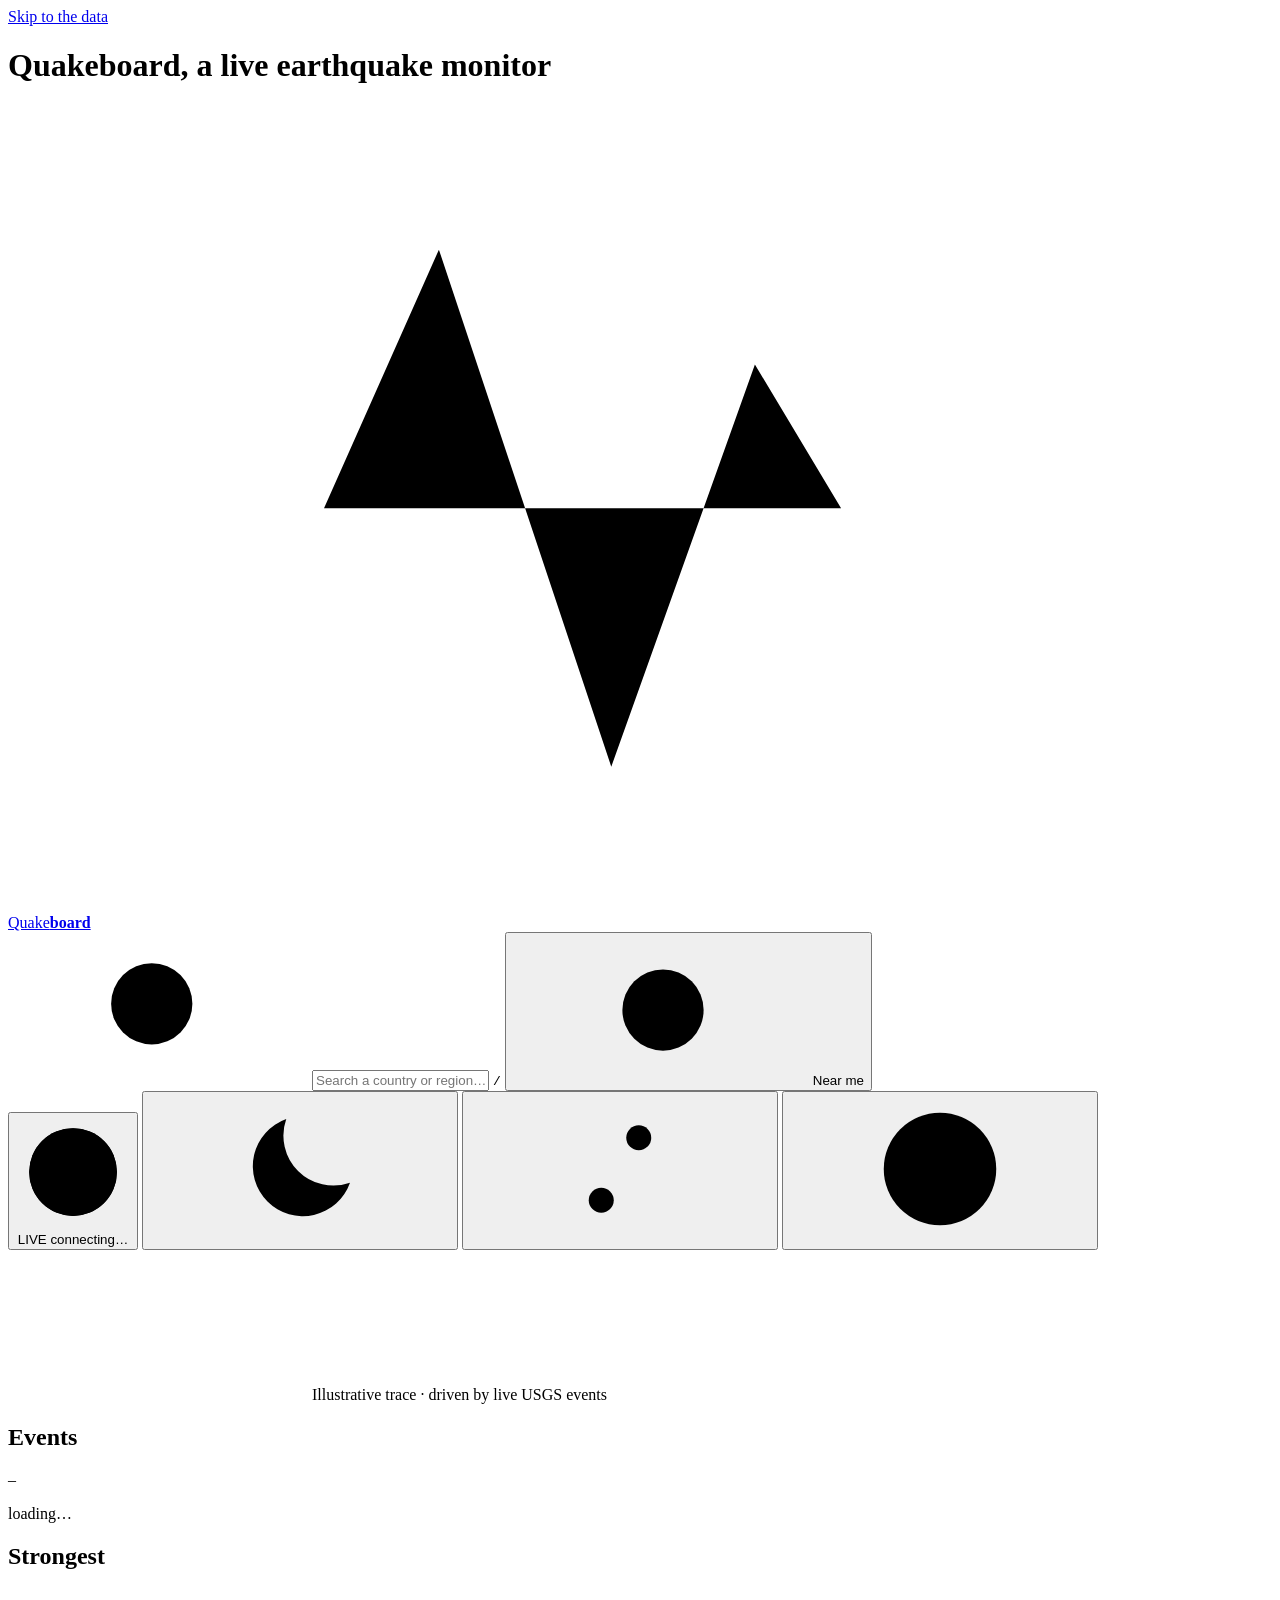
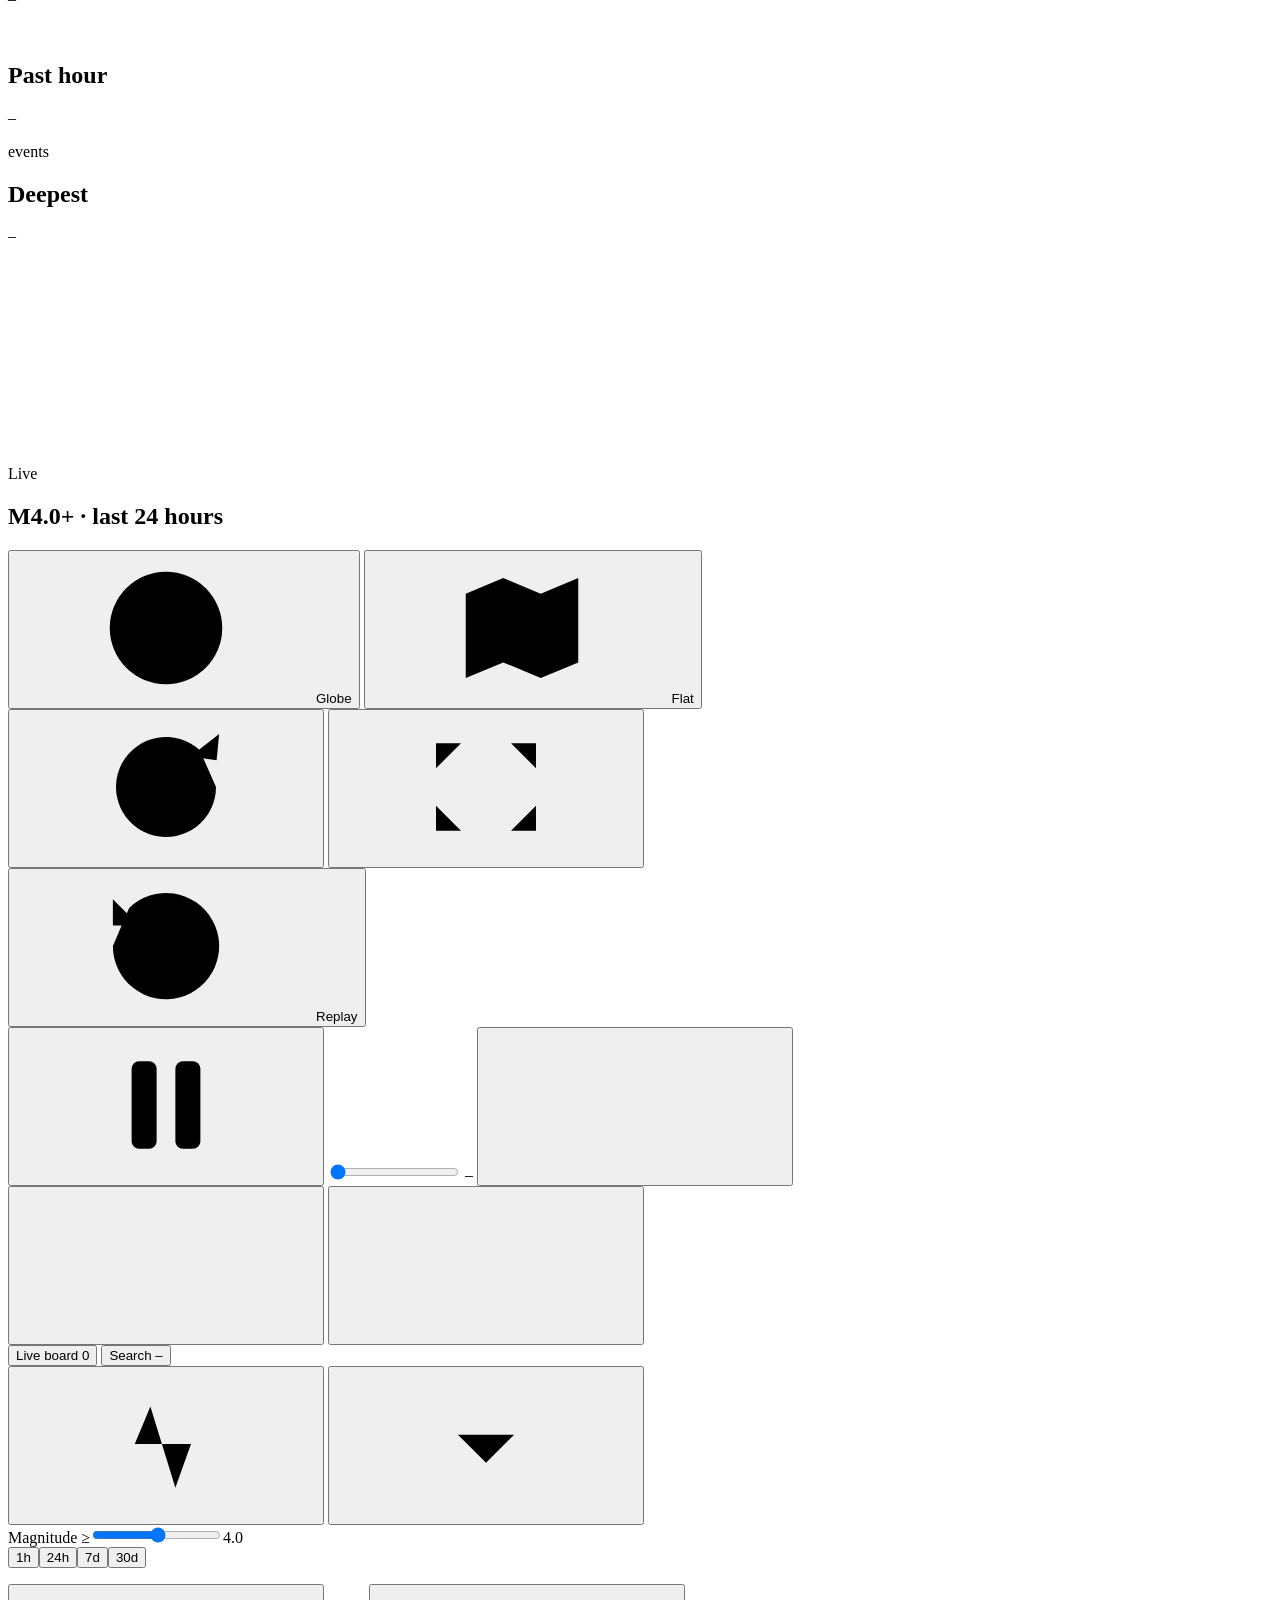
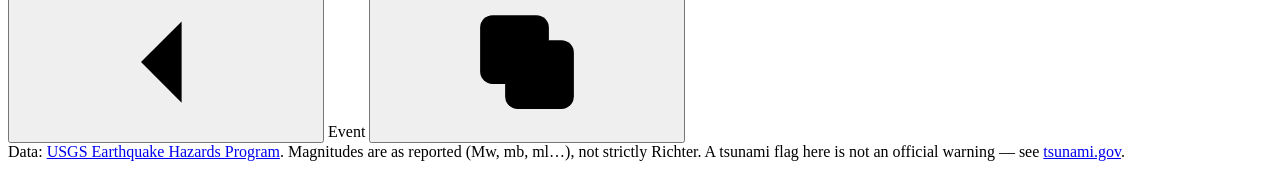
<file: web/src/template.html>
<!doctype html>
<html lang="en" data-theme="dark">
<head>
<meta charset="utf-8">
<meta name="viewport" content="width=device-width, initial-scale=1, viewport-fit=cover">
<title>Quakeboard — live earthquake monitor</title>
<meta name="description" content="A live, animated earthquake board. Watch events arrive from the USGS, search any country or region, follow aftershock sequences, and see whether activity is unusual.">
<meta name="theme-color" content="#060a14">
<link rel="icon" href="data:image/svg+xml,%3Csvg xmlns='http://www.w3.org/2000/svg' viewBox='0 0 32 32'%3E%3Crect width='32' height='32' rx='8' fill='%23060a14'/%3E%3Cpath d='M3 17h6l3-9 5 17 4-12 2 4h6' fill='none' stroke='%235cc8ff' stroke-width='2.6' stroke-linecap='round' stroke-linejoin='round'/%3E%3C/svg%3E">
<script>
/* Set the theme before first paint, so there is no flash of the wrong one. */
(function () {
  var root = document.documentElement, dark = true;
  try {
    var s = JSON.parse(localStorage.getItem('quakeboard.settings.v1') || '{}'), pref = s.theme || 'system';
    dark = pref === 'dark' || (pref === 'system' && !matchMedia('(prefers-color-scheme: light)').matches);
    if (s.motion) root.dataset.motion = s.motion;
  } catch (e) {}
  root.dataset.theme = dark ? 'dark' : 'light';
})();
</script>
<style>
/*@STYLE@*/
</style>
</head>
<body>

<svg width="0" height="0" style="position:absolute" aria-hidden="true" focusable="false">
<defs>
<symbol id="i-search" viewBox="0 0 24 24"><circle cx="11" cy="11" r="6.5"/><path d="m16 16 4.5 4.5"/></symbol>
<symbol id="i-locate" viewBox="0 0 24 24"><circle cx="12" cy="12" r="6.5"/><path d="M12 2.5v4M12 17.5v4M2.5 12h4M17.5 12h4"/><circle cx="12" cy="12" r="1.7" fill="currentColor" stroke="none"/></symbol>
<symbol id="i-sun" viewBox="0 0 24 24"><circle cx="12" cy="12" r="4"/><path d="M12 2.5v2.2M12 19.3v2.2M2.5 12h2.2M19.3 12h2.2M5.3 5.3l1.6 1.6M17.1 17.1l1.6 1.6M18.7 5.3l-1.6 1.6M6.9 17.1l-1.6 1.6"/></symbol>
<symbol id="i-moon" viewBox="0 0 24 24"><path d="M20 14.2A8 8 0 0 1 9.8 4a8 8 0 1 0 10.2 10.2z"/></symbol>
<symbol id="i-sliders" viewBox="0 0 24 24"><path d="M4 7h9M17 7h3M4 17h3M11 17h9"/><circle cx="15" cy="7" r="2"/><circle cx="9" cy="17" r="2"/></symbol>
<symbol id="i-help" viewBox="0 0 24 24"><circle cx="12" cy="12" r="9"/><path d="M9.6 9.3a2.5 2.5 0 0 1 4.8.9c0 1.7-2.4 2-2.4 3.5"/><circle cx="12" cy="17.2" r=".7" fill="currentColor" stroke="none"/></symbol>
<symbol id="i-globe" viewBox="0 0 24 24"><circle cx="12" cy="12" r="9"/><path d="M3 12h18M12 3c3 2.8 4.5 5.8 4.5 9s-1.5 6.2-4.5 9c-3-2.8-4.5-5.8-4.5-9S9 5.8 12 3z"/></symbol>
<symbol id="i-map" viewBox="0 0 24 24"><path d="m3 6.5 6-2.5 6 2.5 6-2.5v13.5l-6 2.5-6-2.5-6 2.5z"/><path d="M9 4v13.5M15 6.5V20"/></symbol>
<symbol id="i-play" viewBox="0 0 24 24"><path d="M7 4.9v14.2a.6.6 0 0 0 .9.5l11.4-7.1a.6.6 0 0 0 0-1L7.9 4.4a.6.6 0 0 0-.9.5z" fill="currentColor" stroke="none"/></symbol>
<symbol id="i-pause" viewBox="0 0 24 24"><rect x="6.5" y="5" width="4" height="14" rx="1.2" fill="currentColor" stroke="none"/><rect x="13.5" y="5" width="4" height="14" rx="1.2" fill="currentColor" stroke="none"/></symbol>
<symbol id="i-download" viewBox="0 0 24 24"><path d="M12 4v11M7.5 10.5 12 15l4.5-4.5M5 19.5h14"/></symbol>
<symbol id="i-external" viewBox="0 0 24 24"><path d="M14 4.5h5.5V10M19.5 4.5 11 13M17 14v4.5a1.5 1.5 0 0 1-1.5 1.5h-9A1.5 1.5 0 0 1 5 18.5v-9A1.5 1.5 0 0 1 6.5 8H11"/></symbol>
<symbol id="i-close" viewBox="0 0 24 24"><path d="m6 6 12 12M18 6 6 18"/></symbol>
<symbol id="i-star" viewBox="0 0 24 24"><path d="m12 3.6 2.6 5.4 5.9.8-4.3 4.1 1 5.9L12 17l-5.2 2.8 1-5.9-4.3-4.1 5.9-.8z"/></symbol>
<symbol id="i-star-fill" viewBox="0 0 24 24"><path d="m12 3.6 2.6 5.4 5.9.8-4.3 4.1 1 5.9L12 17l-5.2 2.8 1-5.9-4.3-4.1 5.9-.8z" fill="currentColor"/></symbol>
<symbol id="i-bell" viewBox="0 0 24 24"><path d="M6 16.5V11a6 6 0 0 1 12 0v5.5l1.5 2h-15zM10 20.5a2.2 2.2 0 0 0 4 0"/></symbol>
<symbol id="i-back" viewBox="0 0 24 24"><path d="M14.5 5.5 8 12l6.5 6.5"/></symbol>
<symbol id="i-plus" viewBox="0 0 24 24"><path d="M12 5v14M5 12h14"/></symbol>
<symbol id="i-minus" viewBox="0 0 24 24"><path d="M5 12h14"/></symbol>
<symbol id="i-refresh" viewBox="0 0 24 24"><path d="M19.5 12a7.5 7.5 0 1 1-2.2-5.3M19.5 4.5v4.2h-4.2"/></symbol>
<symbol id="i-copy" viewBox="0 0 24 24"><rect x="8.5" y="8.5" width="11" height="11" rx="2"/><path d="M15.5 8.5V6.5a2 2 0 0 0-2-2h-7a2 2 0 0 0-2 2v7a2 2 0 0 0 2 2h2"/></symbol>
<symbol id="i-alert" viewBox="0 0 24 24"><path d="M12 4 2.8 19.5h18.4z"/><path d="M12 10v4.5"/><circle cx="12" cy="17" r=".7" fill="currentColor" stroke="none"/></symbol>
<symbol id="i-info" viewBox="0 0 24 24"><circle cx="12" cy="12" r="9"/><path d="M12 11v5.5"/><circle cx="12" cy="7.8" r=".7" fill="currentColor" stroke="none"/></symbol>
<symbol id="i-activity" viewBox="0 0 24 24"><path d="M3 12h4l2.5-6 4 13 2.5-7H21"/></symbol>
<symbol id="i-users" viewBox="0 0 24 24"><circle cx="9" cy="8.5" r="3.2"/><path d="M3 19c0-3.2 2.7-5.3 6-5.3s6 2.1 6 5.3M16 5.8a3.2 3.2 0 0 1 0 5.4M18 14.2c2 .6 3.3 2.2 3.3 4.8"/></symbol>
<symbol id="i-shield" viewBox="0 0 24 24"><path d="M12 3 4.5 6v5.5c0 4.6 3.1 8 7.5 9.5 4.4-1.5 7.5-4.9 7.5-9.5V6z"/></symbol>
<symbol id="i-check" viewBox="0 0 24 24"><path d="m5 12.5 4.5 4.5L19 7.5"/></symbol>
<symbol id="i-spin" viewBox="0 0 24 24"><path d="M20 12a8 8 0 1 1-2.6-5.9"/><path d="m20.5 3.5-.4 4.2-4.2-.6"/></symbol>
<symbol id="i-trash" viewBox="0 0 24 24"><path d="M4.5 7h15M9.5 7V4.8h5V7M6.5 7l.8 12.2h9.4L17.5 7"/></symbol>
<symbol id="i-offline" viewBox="0 0 24 24"><path d="M3 3l18 18M8.5 16.5a5 5 0 0 1 7 0M5.3 12.6a9.5 9.5 0 0 1 3.4-2.2M18.7 12.6a9.4 9.4 0 0 0-5.1-2.5"/><circle cx="12" cy="19.6" r=".7" fill="currentColor" stroke="none"/></symbol>
<symbol id="i-pin" viewBox="0 0 24 24"><path d="M12 21s6.5-5.6 6.5-11a6.5 6.5 0 0 0-13 0c0 5.4 6.5 11 6.5 11z"/><circle cx="12" cy="10" r="2.4"/></symbol>
<symbol id="i-table" viewBox="0 0 24 24"><rect x="3.5" y="5" width="17" height="14" rx="2"/><path d="M3.5 10h17M9.5 5v14"/></symbol>
<symbol id="i-volume" viewBox="0 0 24 24"><path d="M4.5 9.5v5h3.5l4.5 3.8V5.7L8 9.5z"/><path d="M16 9a4 4 0 0 1 0 6M18.5 6.5a7.5 7.5 0 0 1 0 11"/></symbol>
<symbol id="i-fit" viewBox="0 0 24 24"><path d="M4 9V5h4M20 9V5h-4M4 15v4h4M20 15v4h-4"/></symbol>
<symbol id="i-arrow" viewBox="0 0 24 24"><path d="M12 3.5 6.5 19.5 12 16l5.5 3.5z" fill="currentColor" stroke="none"/></symbol>
<symbol id="i-history" viewBox="0 0 24 24"><path d="M3.5 12a8.5 8.5 0 1 0 2.6-6.1M3.5 4.5v4.2h4.2M12 7.5V12l3 2"/></symbol>
<symbol id="i-sort" viewBox="0 0 24 24"><path d="M8 5v14M4.5 15.5 8 19l3.5-3.5M16 19V5M12.5 8.5 16 5l3.5 3.5"/></symbol>
</defs>
</svg>

<div class="bg" aria-hidden="true"><i class="bg-a"></i><i class="bg-b"></i></div>

<a class="skip-link" href="#kpis">Skip to the data</a>

<header class="topbar" id="topbar">
  <h1 class="sr-only">Quakeboard, a live earthquake monitor</h1>
  <a class="brand" href="#" id="brand" aria-label="Quakeboard — home">
    <svg class="brand-mark" viewBox="0 0 44 28" aria-hidden="true"><path class="bm-line" d="M2 14h9l4-9 6 18 5-14 3 5h13"/></svg>
    <span class="brand-name">Quake<b>board</b></span>
  </a>

  <form class="search" id="search" role="search" autocomplete="off" novalidate>
    <svg class="ico" aria-hidden="true"><use href="#i-search"/></svg>
    <input id="q" name="q" type="text" inputmode="search" enterkeyhint="search" placeholder="Search a country or region…"
           aria-label="Search a country or region" role="combobox" aria-expanded="false" aria-controls="suggest" aria-autocomplete="list"
           spellcheck="false" autocapitalize="off" autocorrect="off">
    <kbd class="kbd" aria-hidden="true">/</kbd>
    <button type="button" class="chip-btn" id="btn-near" aria-label="Search near me" title="Search near me (N)">
      <svg class="ico" aria-hidden="true"><use href="#i-locate"/></svg><span>Near me</span>
    </button>
    <ul class="suggest" id="suggest" role="listbox" hidden></ul>
  </form>

  <div class="top-actions">
    <button class="live" id="live" type="button" data-state="ok" title="Refresh now (R)" aria-label="Refresh the live board now">
      <svg class="ring" viewBox="0 0 26 26" aria-hidden="true"><circle class="track" cx="13" cy="13" r="10"/><circle class="prog" cx="13" cy="13" r="10"/></svg>
      <span class="live-txt">
        <span class="live-state"><i></i><span id="live-state">LIVE</span></span>
        <span class="live-meta" id="live-meta">connecting…</span>
      </span>
    </button>
    <button class="icon-btn" id="btn-theme" type="button" aria-label="Switch theme" title="Switch theme"><svg class="ico" aria-hidden="true"><use href="#i-moon"/></svg></button>
    <button class="icon-btn" id="btn-settings" type="button" aria-label="Settings" title="Settings"><svg class="ico" aria-hidden="true"><use href="#i-sliders"/></svg></button>
    <button class="icon-btn" id="btn-help" type="button" aria-label="Keyboard shortcuts" title="Keyboard shortcuts (?)"><svg class="ico" aria-hidden="true"><use href="#i-help"/></svg></button>
  </div>
</header>

<nav class="saved" id="saved" aria-label="Saved searches" hidden>
  <span class="overline saved-label">Saved</span>
  <div class="saved-chips" id="saved-chips"></div>
</nav>

<section class="seismo wrap rise" id="seismo" aria-hidden="true" style="--i:0">
  <canvas id="cv-seismo"></canvas>
  <span class="seismo-cap">Illustrative trace · driven by live USGS events</span>
</section>

<section class="kpis wrap" id="kpis" aria-label="Summary of the current view" tabindex="-1">
  <article class="tile tile-hero card has-spark rise" style="--i:1">
    <h2 class="tile-label" id="k-events-label">Events</h2>
    <p class="hero" id="k-events">–</p>
    <p class="tile-sub" id="k-events-sub">loading…</p>
    <div class="tile-spark" id="k-events-spark"></div>
  </article>
  <article class="tile card rise" style="--i:2" id="tile-max">
    <h2 class="tile-label">Strongest</h2>
    <p class="tile-value"><i class="tile-mark" id="k-max-mark" hidden></i><span id="k-max">–</span></p>
    <p class="tile-sub" id="k-max-sub">&nbsp;</p>
  </article>
  <article class="tile card has-spark rise" style="--i:3">
    <h2 class="tile-label">Past hour</h2>
    <p class="tile-value" id="k-hour">–</p>
    <p class="tile-sub" id="k-hour-sub">events</p>
    <div class="tile-spark" id="k-hour-spark"></div>
  </article>
  <article class="tile card rise" style="--i:4">
    <h2 class="tile-label">Deepest</h2>
    <p class="tile-value" id="k-deep">–</p>
    <p class="tile-sub" id="k-deep-sub">&nbsp;</p>
  </article>
</section>

<main class="layout wrap">
  <section class="stage card rise" id="stage" data-mode="globe" style="--i:5" aria-label="Map of events">
    <div class="stage-canvases" id="stage-canvases"><canvas id="cv-globe"></canvas><canvas id="cv-flat"></canvas></div>

    <div class="hud hud-tl">
      <p class="overline hud-kicker" id="hud-kicker"><i></i><span>Live</span></p>
      <h2 class="hud-title" id="hud-title">M4.0+ · last 24 hours</h2>
      <p class="hud-sub" id="hud-sub"></p>
      <div class="legend glass" id="legend" aria-label="Magnitude scale"></div>
    </div>

    <div class="hud hud-tr">
      <div class="seg seg-ico" id="seg-mode" role="group" aria-label="Map style">
        <i class="thumb"></i>
        <button type="button" data-v="globe" aria-pressed="true"><svg class="ico" aria-hidden="true"><use href="#i-globe"/></svg><span>Globe</span></button>
        <button type="button" data-v="flat" aria-pressed="false"><svg class="ico" aria-hidden="true"><use href="#i-map"/></svg><span>Flat</span></button>
      </div>
      <button class="icon-btn" id="btn-spin" type="button" aria-pressed="true" aria-label="Auto-rotate the globe" title="Auto-rotate"><svg class="ico" aria-hidden="true"><use href="#i-spin"/></svg></button>
      <button class="icon-btn" id="btn-fit" type="button" aria-label="Reset the view" title="Reset the view"><svg class="ico" aria-hidden="true"><use href="#i-fit"/></svg></button>
    </div>

    <div class="hud hud-bl">
      <div class="replay glass" id="replay">
        <button class="btn btn-sm" id="rp-start" type="button"><svg class="ico" aria-hidden="true"><use href="#i-history"/></svg>Replay</button>
        <div class="rp-live">
          <button class="icon-btn" id="rp-toggle" type="button" aria-label="Pause"><svg class="ico" aria-hidden="true"><use href="#i-pause"/></svg></button>
          <input class="scrub" id="rp-scrub" type="range" min="0" max="1000" value="0" aria-label="Replay position">
          <span class="clock" id="rp-clock">–</span>
          <button class="icon-btn" id="rp-stop" type="button" aria-label="Stop the replay"><svg class="ico" aria-hidden="true"><use href="#i-close"/></svg></button>
        </div>
      </div>
    </div>

    <div class="hud hud-br"><div class="zoom glass">
      <button class="icon-btn" id="btn-zin" type="button" aria-label="Zoom in"><svg class="ico" aria-hidden="true"><use href="#i-plus"/></svg></button>
      <button class="icon-btn" id="btn-zout" type="button" aria-label="Zoom out"><svg class="ico" aria-hidden="true"><use href="#i-minus"/></svg></button>
    </div></div>

    <div class="tip" id="map-tip" role="tooltip"></div>
    <p class="stage-note glass" id="stage-note" hidden></p>
  </section>

  <section class="panel card rise" id="panel" style="--i:6">
    <div class="panel-head">
      <div class="tabs" id="tabs" role="tablist" aria-label="Views">
        <button class="tab" role="tab" id="tab-board" type="button" aria-selected="true" aria-controls="view-board">Live board <span class="count" id="count-board">0</span></button>
        <button class="tab" role="tab" id="tab-search" type="button" aria-selected="false" aria-controls="view-search">Search <span class="count" id="count-search">–</span></button>
        <i class="tab-ink" id="tab-ink"></i>
      </div>
      <div class="panel-tools">
        <button class="icon-btn" id="btn-save" type="button" aria-label="Save this search" title="Save this search" hidden><svg class="ico" aria-hidden="true"><use href="#i-star"/></svg></button>
        <button class="icon-btn" id="btn-context" type="button" aria-label="How unusual is this activity?" title="How unusual is this? (X)"><svg class="ico" aria-hidden="true"><use href="#i-activity"/></svg></button>
        <button class="icon-btn" id="btn-export" type="button" aria-label="Export as CSV" title="Export as CSV (E)"><svg class="ico" aria-hidden="true"><use href="#i-download"/></svg></button>
      </div>
    </div>

    <div class="panel-body">
      <div class="views" id="views">
        <div class="view" id="view-board" role="tabpanel" aria-labelledby="tab-board">
          <div class="filters">
            <label class="filter"><span>Magnitude ≥</span><input id="f-board-mag" type="range" min="2.5" max="7" step="0.1" aria-label="Board minimum magnitude"><span class="val" id="f-board-mag-v">4.0</span></label>
            <div class="seg" id="seg-period" role="group" aria-label="Board time window"><i class="thumb"></i>
              <button type="button" data-v="hour">1h</button><button type="button" data-v="day">24h</button><button type="button" data-v="week">7d</button><button type="button" data-v="month">30d</button>
            </div>
          </div>
          <div class="statusline" id="board-status"></div>
          <ul class="list" id="list-board" role="listbox" aria-label="Live board events"></ul>
        </div>

        <div class="view" id="view-search" role="tabpanel" aria-labelledby="tab-search" hidden>
          <div class="filters">
            <label class="filter"><span>Magnitude ≥</span><input id="f-search-mag" type="range" min="1" max="7" step="0.1" aria-label="Search minimum magnitude"><span class="val" id="f-search-mag-v">2.5</span></label>
            <div class="seg" id="seg-days" role="group" aria-label="Days of history"><i class="thumb"></i>
              <button type="button" data-v="1">1d</button><button type="button" data-v="7">7d</button><button type="button" data-v="30">30d</button><button type="button" data-v="90">90d</button><button type="button" data-v="365">1y</button>
            </div>
            <label class="filter filter-check"><span class="switch"><input type="checkbox" id="f-strict"><span></span></span><span title="Keep only events whose place name contains your search">Strict name match</span></label>
            <label class="filter" id="f-radius-wrap" hidden><span>Radius</span><input id="f-radius" type="range" min="50" max="2000" step="50" aria-label="Search radius in kilometres"><span class="val" id="f-radius-v">300</span></label>
          </div>
          <div class="statusline" id="search-status"></div>
          <ul class="list" id="list-search" role="listbox" aria-label="Search results"></ul>
        </div>
      </div>

      <aside class="detail" id="detail" aria-hidden="true" aria-label="Event detail">
        <div class="detail-head">
          <button class="icon-btn" id="d-back" type="button" aria-label="Back to the list"><svg class="ico" aria-hidden="true"><use href="#i-back"/></svg></button>
          <span class="overline grow">Event</span>
          <button class="icon-btn" id="d-copy" type="button" aria-label="Copy a link to this event" title="Copy link"><svg class="ico" aria-hidden="true"><use href="#i-copy"/></svg></button>
        </div>
        <div class="detail-scroll" id="detail-scroll"></div>
      </aside>
    </div>

    <footer class="panel-foot">
      Data: <a href="https://earthquake.usgs.gov/" target="_blank" rel="noopener noreferrer">USGS Earthquake Hazards Program</a>.
      Magnitudes are as reported (Mw, mb, ml…), not strictly Richter. A tsunami flag here is not an official warning — see
      <a href="https://www.tsunami.gov/" target="_blank" rel="noopener noreferrer">tsunami.gov</a>.
    </footer>
  </section>
</main>

<dialog class="modal" id="dlg-context" aria-labelledby="ctx-title">
  <div class="modal-head"><div><h2 class="modal-title" id="ctx-title">How unusual is this?</h2><p class="modal-sub" id="ctx-sub"></p></div>
    <button class="icon-btn" type="button" data-close aria-label="Close"><svg class="ico" aria-hidden="true"><use href="#i-close"/></svg></button></div>
  <div class="modal-body" id="ctx-body"></div>
</dialog>

<dialog class="modal" id="dlg-settings" aria-labelledby="set-title">
  <div class="modal-head"><div><h2 class="modal-title" id="set-title">Settings</h2><p class="modal-sub">Saved in this browser only. Nothing is sent anywhere but the USGS.</p></div>
    <button class="icon-btn" type="button" data-close aria-label="Close"><svg class="ico" aria-hidden="true"><use href="#i-close"/></svg></button></div>
  <div class="modal-body" id="set-body"></div>
</dialog>

<dialog class="modal" id="dlg-help" aria-labelledby="help-title">
  <div class="modal-head"><div><h2 class="modal-title" id="help-title">Keyboard shortcuts</h2><p class="modal-sub">Everything on screen can be done from the keyboard.</p></div>
    <button class="icon-btn" type="button" data-close aria-label="Close"><svg class="ico" aria-hidden="true"><use href="#i-close"/></svg></button></div>
  <div class="modal-body"><div class="keys" id="help-keys"></div></div>
</dialog>

<div class="toasts" id="toasts" role="status" aria-live="polite"></div>
<div class="chart-tip" id="chart-tip" role="tooltip"></div>
<div class="sr-only" id="sr-live" aria-live="polite"></div>

<script>
/*@SCRIPT@*/
</script>
</body>
</html>
</file>
